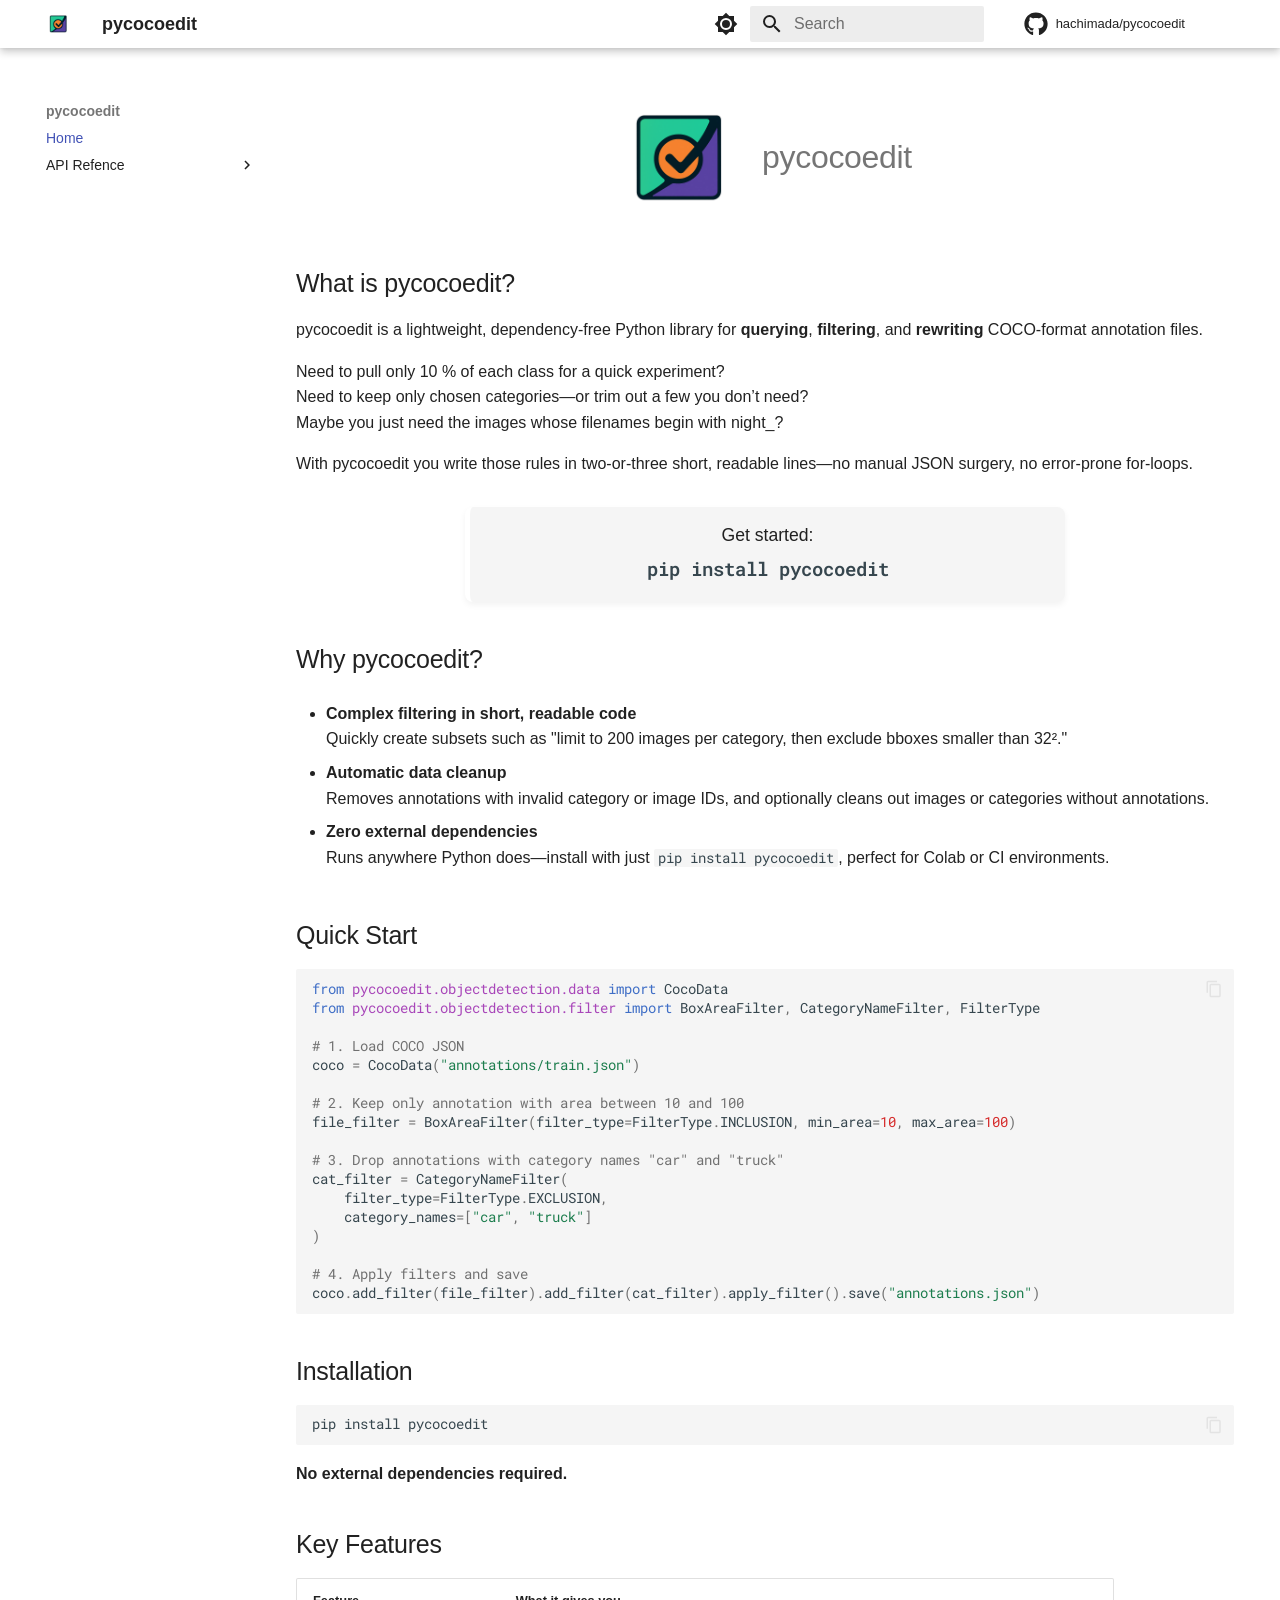
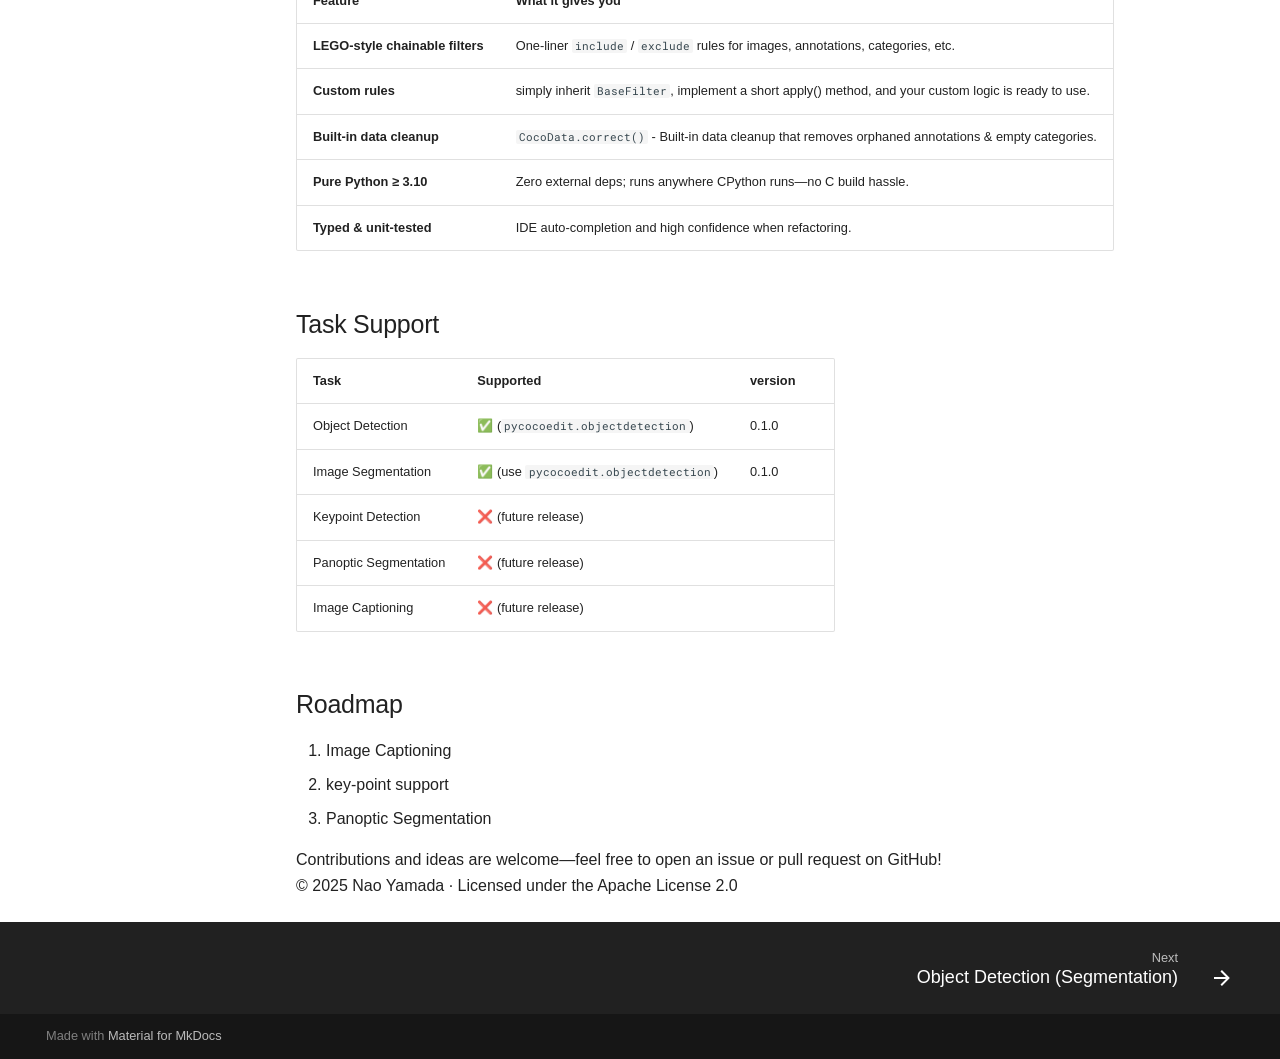
<file: index.html>
<!doctype html>
<html lang="en" class="no-js">
  <head>
    
      <meta charset="utf-8">
      <meta name="viewport" content="width=device-width,initial-scale=1">
      
      
      
        <link rel="canonical" href="https://hachimada.github.io/pycocoedit/">
      
      
      
        <link rel="next" href="api/objectdetection/">
      
      
      <link rel="icon" href="assets/pycocoedit.png">
      <meta name="generator" content="mkdocs-1.6.1, mkdocs-material-9.6.12">
    
    
      
        <title>pycocoedit</title>
      
    
    
      <link rel="stylesheet" href="assets/stylesheets/main.2afb09e1.min.css">
      
        
        <link rel="stylesheet" href="assets/stylesheets/palette.06af60db.min.css">
      
      


    
    
      
    
    
      
        
        
        <link rel="preconnect" href="https://fonts.gstatic.com" crossorigin>
        <link rel="stylesheet" href="https://fonts.googleapis.com/css?family=Google+Sans:300,300i,400,400i,700,700i%7CRoboto+Mono:400,400i,700,700i&display=fallback">
        <style>:root{--md-text-font:"Google Sans";--md-code-font:"Roboto Mono"}</style>
      
    
    
      <link rel="stylesheet" href="assets/_mkdocstrings.css">
    
      <link rel="stylesheet" href="stylesheets/custom.css">
    
    <script>__md_scope=new URL(".",location),__md_hash=e=>[...e].reduce(((e,_)=>(e<<5)-e+_.charCodeAt(0)),0),__md_get=(e,_=localStorage,t=__md_scope)=>JSON.parse(_.getItem(t.pathname+"."+e)),__md_set=(e,_,t=localStorage,a=__md_scope)=>{try{t.setItem(a.pathname+"."+e,JSON.stringify(_))}catch(e){}}</script>
    
      

    
    
    
  </head>
  
  
    
    
      
    
    
    
    
    <body dir="ltr" data-md-color-scheme="default" data-md-color-primary="white" data-md-color-accent="white">
  
    
    <input class="md-toggle" data-md-toggle="drawer" type="checkbox" id="__drawer" autocomplete="off">
    <input class="md-toggle" data-md-toggle="search" type="checkbox" id="__search" autocomplete="off">
    <label class="md-overlay" for="__drawer"></label>
    <div data-md-component="skip">
      
        
        <a href="#what-is-pycocoedit" class="md-skip">
          Skip to content
        </a>
      
    </div>
    <div data-md-component="announce">
      
    </div>
    
    
      

  

<header class="md-header md-header--shadow" data-md-component="header">
  <nav class="md-header__inner md-grid" aria-label="Header">
    <a href="." title="pycocoedit" class="md-header__button md-logo" aria-label="pycocoedit" data-md-component="logo">
      
  <img src="assets/pycocoedit.png" alt="logo">

    </a>
    <label class="md-header__button md-icon" for="__drawer">
      
      <svg xmlns="http://www.w3.org/2000/svg" viewBox="0 0 24 24"><path d="M3 6h18v2H3zm0 5h18v2H3zm0 5h18v2H3z"/></svg>
    </label>
    <div class="md-header__title" data-md-component="header-title">
      <div class="md-header__ellipsis">
        <div class="md-header__topic">
          <span class="md-ellipsis">
            pycocoedit
          </span>
        </div>
        <div class="md-header__topic" data-md-component="header-topic">
          <span class="md-ellipsis">
            
              Home
            
          </span>
        </div>
      </div>
    </div>
    
      
        <form class="md-header__option" data-md-component="palette">
  
    
    
    
    <input class="md-option" data-md-color-media="" data-md-color-scheme="default" data-md-color-primary="white" data-md-color-accent="white"  aria-label="Switch to dark mode"  type="radio" name="__palette" id="__palette_0">
    
      <label class="md-header__button md-icon" title="Switch to dark mode" for="__palette_1" hidden>
        <svg xmlns="http://www.w3.org/2000/svg" viewBox="0 0 24 24"><path d="M12 8a4 4 0 0 0-4 4 4 4 0 0 0 4 4 4 4 0 0 0 4-4 4 4 0 0 0-4-4m0 10a6 6 0 0 1-6-6 6 6 0 0 1 6-6 6 6 0 0 1 6 6 6 6 0 0 1-6 6m8-9.31V4h-4.69L12 .69 8.69 4H4v4.69L.69 12 4 15.31V20h4.69L12 23.31 15.31 20H20v-4.69L23.31 12z"/></svg>
      </label>
    
  
    
    
    
    <input class="md-option" data-md-color-media="" data-md-color-scheme="slate" data-md-color-primary="white" data-md-color-accent="white"  aria-label="Switch to light mode"  type="radio" name="__palette" id="__palette_1">
    
      <label class="md-header__button md-icon" title="Switch to light mode" for="__palette_0" hidden>
        <svg xmlns="http://www.w3.org/2000/svg" viewBox="0 0 24 24"><path d="M12 18c-.89 0-1.74-.2-2.5-.55C11.56 16.5 13 14.42 13 12s-1.44-4.5-3.5-5.45C10.26 6.2 11.11 6 12 6a6 6 0 0 1 6 6 6 6 0 0 1-6 6m8-9.31V4h-4.69L12 .69 8.69 4H4v4.69L.69 12 4 15.31V20h4.69L12 23.31 15.31 20H20v-4.69L23.31 12z"/></svg>
      </label>
    
  
</form>
      
    
    
      <script>var palette=__md_get("__palette");if(palette&&palette.color){if("(prefers-color-scheme)"===palette.color.media){var media=matchMedia("(prefers-color-scheme: light)"),input=document.querySelector(media.matches?"[data-md-color-media='(prefers-color-scheme: light)']":"[data-md-color-media='(prefers-color-scheme: dark)']");palette.color.media=input.getAttribute("data-md-color-media"),palette.color.scheme=input.getAttribute("data-md-color-scheme"),palette.color.primary=input.getAttribute("data-md-color-primary"),palette.color.accent=input.getAttribute("data-md-color-accent")}for(var[key,value]of Object.entries(palette.color))document.body.setAttribute("data-md-color-"+key,value)}</script>
    
    
    
      
      
        <label class="md-header__button md-icon" for="__search">
          
          <svg xmlns="http://www.w3.org/2000/svg" viewBox="0 0 24 24"><path d="M9.5 3A6.5 6.5 0 0 1 16 9.5c0 1.61-.59 3.09-1.56 4.23l.27.27h.79l5 5-1.5 1.5-5-5v-.79l-.27-.27A6.52 6.52 0 0 1 9.5 16 6.5 6.5 0 0 1 3 9.5 6.5 6.5 0 0 1 9.5 3m0 2C7 5 5 7 5 9.5S7 14 9.5 14 14 12 14 9.5 12 5 9.5 5"/></svg>
        </label>
        <div class="md-search" data-md-component="search" role="dialog">
  <label class="md-search__overlay" for="__search"></label>
  <div class="md-search__inner" role="search">
    <form class="md-search__form" name="search">
      <input type="text" class="md-search__input" name="query" aria-label="Search" placeholder="Search" autocapitalize="off" autocorrect="off" autocomplete="off" spellcheck="false" data-md-component="search-query" required>
      <label class="md-search__icon md-icon" for="__search">
        
        <svg xmlns="http://www.w3.org/2000/svg" viewBox="0 0 24 24"><path d="M9.5 3A6.5 6.5 0 0 1 16 9.5c0 1.61-.59 3.09-1.56 4.23l.27.27h.79l5 5-1.5 1.5-5-5v-.79l-.27-.27A6.52 6.52 0 0 1 9.5 16 6.5 6.5 0 0 1 3 9.5 6.5 6.5 0 0 1 9.5 3m0 2C7 5 5 7 5 9.5S7 14 9.5 14 14 12 14 9.5 12 5 9.5 5"/></svg>
        
        <svg xmlns="http://www.w3.org/2000/svg" viewBox="0 0 24 24"><path d="M20 11v2H8l5.5 5.5-1.42 1.42L4.16 12l7.92-7.92L13.5 5.5 8 11z"/></svg>
      </label>
      <nav class="md-search__options" aria-label="Search">
        
        <button type="reset" class="md-search__icon md-icon" title="Clear" aria-label="Clear" tabindex="-1">
          
          <svg xmlns="http://www.w3.org/2000/svg" viewBox="0 0 24 24"><path d="M19 6.41 17.59 5 12 10.59 6.41 5 5 6.41 10.59 12 5 17.59 6.41 19 12 13.41 17.59 19 19 17.59 13.41 12z"/></svg>
        </button>
      </nav>
      
    </form>
    <div class="md-search__output">
      <div class="md-search__scrollwrap" tabindex="0" data-md-scrollfix>
        <div class="md-search-result" data-md-component="search-result">
          <div class="md-search-result__meta">
            Initializing search
          </div>
          <ol class="md-search-result__list" role="presentation"></ol>
        </div>
      </div>
    </div>
  </div>
</div>
      
    
    
      <div class="md-header__source">
        <a href="https://github.com/hachimada/pycocoedit" title="Go to repository" class="md-source" data-md-component="source">
  <div class="md-source__icon md-icon">
    
    <svg xmlns="http://www.w3.org/2000/svg" viewBox="0 0 496 512"><!--! Font Awesome Free 6.7.2 by @fontawesome - https://fontawesome.com License - https://fontawesome.com/license/free (Icons: CC BY 4.0, Fonts: SIL OFL 1.1, Code: MIT License) Copyright 2024 Fonticons, Inc.--><path d="M165.9 397.4c0 2-2.3 3.6-5.2 3.6-3.3.3-5.6-1.3-5.6-3.6 0-2 2.3-3.6 5.2-3.6 3-.3 5.6 1.3 5.6 3.6m-31.1-4.5c-.7 2 1.3 4.3 4.3 4.9 2.6 1 5.6 0 6.2-2s-1.3-4.3-4.3-5.2c-2.6-.7-5.5.3-6.2 2.3m44.2-1.7c-2.9.7-4.9 2.6-4.6 4.9.3 2 2.9 3.3 5.9 2.6 2.9-.7 4.9-2.6 4.6-4.6-.3-1.9-3-3.2-5.9-2.9M244.8 8C106.1 8 0 113.3 0 252c0 110.9 69.8 205.8 169.5 239.2 12.8 2.3 17.3-5.6 17.3-12.1 0-6.2-.3-40.4-.3-61.4 0 0-70 15-84.7-29.8 0 0-11.4-29.1-27.8-36.6 0 0-22.9-15.7 1.6-15.4 0 0 24.9 2 38.6 25.8 21.9 38.6 58.6 27.5 72.9 20.9 2.3-16 8.8-27.1 16-33.7-55.9-6.2-112.3-14.3-112.3-110.5 0-27.5 7.6-41.3 23.6-58.9-2.6-6.5-11.1-33.3 2.6-67.9 20.9-6.5 69 27 69 27 20-5.6 41.5-8.5 62.8-8.5s42.8 2.9 62.8 8.5c0 0 48.1-33.6 69-27 13.7 34.7 5.2 61.4 2.6 67.9 16 17.7 25.8 31.5 25.8 58.9 0 96.5-58.9 104.2-114.8 110.5 9.2 7.9 17 22.9 17 46.4 0 33.7-.3 75.4-.3 83.6 0 6.5 4.6 14.4 17.3 12.1C428.2 457.8 496 362.9 496 252 496 113.3 383.5 8 244.8 8M97.2 352.9c-1.3 1-1 3.3.7 5.2 1.6 1.6 3.9 2.3 5.2 1 1.3-1 1-3.3-.7-5.2-1.6-1.6-3.9-2.3-5.2-1m-10.8-8.1c-.7 1.3.3 2.9 2.3 3.9 1.6 1 3.6.7 4.3-.7.7-1.3-.3-2.9-2.3-3.9-2-.6-3.6-.3-4.3.7m32.4 35.6c-1.6 1.3-1 4.3 1.3 6.2 2.3 2.3 5.2 2.6 6.5 1 1.3-1.3.7-4.3-1.3-6.2-2.2-2.3-5.2-2.6-6.5-1m-11.4-14.7c-1.6 1-1.6 3.6 0 5.9s4.3 3.3 5.6 2.3c1.6-1.3 1.6-3.9 0-6.2-1.4-2.3-4-3.3-5.6-2"/></svg>
  </div>
  <div class="md-source__repository">
    hachimada/pycocoedit
  </div>
</a>
      </div>
    
  </nav>
  
</header>
    
    <div class="md-container" data-md-component="container">
      
      
        
          
        
      
      <main class="md-main" data-md-component="main">
        <div class="md-main__inner md-grid">
          
            
              
                
              
              <div class="md-sidebar md-sidebar--primary" data-md-component="sidebar" data-md-type="navigation" >
                <div class="md-sidebar__scrollwrap">
                  <div class="md-sidebar__inner">
                    



<nav class="md-nav md-nav--primary" aria-label="Navigation" data-md-level="0">
  <label class="md-nav__title" for="__drawer">
    <a href="." title="pycocoedit" class="md-nav__button md-logo" aria-label="pycocoedit" data-md-component="logo">
      
  <img src="assets/pycocoedit.png" alt="logo">

    </a>
    pycocoedit
  </label>
  
    <div class="md-nav__source">
      <a href="https://github.com/hachimada/pycocoedit" title="Go to repository" class="md-source" data-md-component="source">
  <div class="md-source__icon md-icon">
    
    <svg xmlns="http://www.w3.org/2000/svg" viewBox="0 0 496 512"><!--! Font Awesome Free 6.7.2 by @fontawesome - https://fontawesome.com License - https://fontawesome.com/license/free (Icons: CC BY 4.0, Fonts: SIL OFL 1.1, Code: MIT License) Copyright 2024 Fonticons, Inc.--><path d="M165.9 397.4c0 2-2.3 3.6-5.2 3.6-3.3.3-5.6-1.3-5.6-3.6 0-2 2.3-3.6 5.2-3.6 3-.3 5.6 1.3 5.6 3.6m-31.1-4.5c-.7 2 1.3 4.3 4.3 4.9 2.6 1 5.6 0 6.2-2s-1.3-4.3-4.3-5.2c-2.6-.7-5.5.3-6.2 2.3m44.2-1.7c-2.9.7-4.9 2.6-4.6 4.9.3 2 2.9 3.3 5.9 2.6 2.9-.7 4.9-2.6 4.6-4.6-.3-1.9-3-3.2-5.9-2.9M244.8 8C106.1 8 0 113.3 0 252c0 110.9 69.8 205.8 169.5 239.2 12.8 2.3 17.3-5.6 17.3-12.1 0-6.2-.3-40.4-.3-61.4 0 0-70 15-84.7-29.8 0 0-11.4-29.1-27.8-36.6 0 0-22.9-15.7 1.6-15.4 0 0 24.9 2 38.6 25.8 21.9 38.6 58.6 27.5 72.9 20.9 2.3-16 8.8-27.1 16-33.7-55.9-6.2-112.3-14.3-112.3-110.5 0-27.5 7.6-41.3 23.6-58.9-2.6-6.5-11.1-33.3 2.6-67.9 20.9-6.5 69 27 69 27 20-5.6 41.5-8.5 62.8-8.5s42.8 2.9 62.8 8.5c0 0 48.1-33.6 69-27 13.7 34.7 5.2 61.4 2.6 67.9 16 17.7 25.8 31.5 25.8 58.9 0 96.5-58.9 104.2-114.8 110.5 9.2 7.9 17 22.9 17 46.4 0 33.7-.3 75.4-.3 83.6 0 6.5 4.6 14.4 17.3 12.1C428.2 457.8 496 362.9 496 252 496 113.3 383.5 8 244.8 8M97.2 352.9c-1.3 1-1 3.3.7 5.2 1.6 1.6 3.9 2.3 5.2 1 1.3-1 1-3.3-.7-5.2-1.6-1.6-3.9-2.3-5.2-1m-10.8-8.1c-.7 1.3.3 2.9 2.3 3.9 1.6 1 3.6.7 4.3-.7.7-1.3-.3-2.9-2.3-3.9-2-.6-3.6-.3-4.3.7m32.4 35.6c-1.6 1.3-1 4.3 1.3 6.2 2.3 2.3 5.2 2.6 6.5 1 1.3-1.3.7-4.3-1.3-6.2-2.2-2.3-5.2-2.6-6.5-1m-11.4-14.7c-1.6 1-1.6 3.6 0 5.9s4.3 3.3 5.6 2.3c1.6-1.3 1.6-3.9 0-6.2-1.4-2.3-4-3.3-5.6-2"/></svg>
  </div>
  <div class="md-source__repository">
    hachimada/pycocoedit
  </div>
</a>
    </div>
  
  <ul class="md-nav__list" data-md-scrollfix>
    
      
      
  
  
    
  
  
  
    <li class="md-nav__item md-nav__item--active">
      
      <input class="md-nav__toggle md-toggle" type="checkbox" id="__toc">
      
      
      
        <label class="md-nav__link md-nav__link--active" for="__toc">
          
  
  
  <span class="md-ellipsis">
    Home
    
  </span>
  

          <span class="md-nav__icon md-icon"></span>
        </label>
      
      <a href="." class="md-nav__link md-nav__link--active">
        
  
  
  <span class="md-ellipsis">
    Home
    
  </span>
  

      </a>
      
        

<nav class="md-nav md-nav--secondary" aria-label="Table of contents">
  
  
  
  
    <label class="md-nav__title" for="__toc">
      <span class="md-nav__icon md-icon"></span>
      Table of contents
    </label>
    <ul class="md-nav__list" data-md-component="toc" data-md-scrollfix>
      
        <li class="md-nav__item">
  <a href="#what-is-pycocoedit" class="md-nav__link">
    <span class="md-ellipsis">
      What is pycocoedit?
    </span>
  </a>
  
</li>
      
        <li class="md-nav__item">
  <a href="#why-pycocoedit" class="md-nav__link">
    <span class="md-ellipsis">
      Why pycocoedit?
    </span>
  </a>
  
</li>
      
        <li class="md-nav__item">
  <a href="#quick-start" class="md-nav__link">
    <span class="md-ellipsis">
      Quick Start
    </span>
  </a>
  
</li>
      
        <li class="md-nav__item">
  <a href="#installation" class="md-nav__link">
    <span class="md-ellipsis">
      Installation
    </span>
  </a>
  
</li>
      
        <li class="md-nav__item">
  <a href="#key-features" class="md-nav__link">
    <span class="md-ellipsis">
      Key Features
    </span>
  </a>
  
</li>
      
        <li class="md-nav__item">
  <a href="#task-support" class="md-nav__link">
    <span class="md-ellipsis">
      Task Support
    </span>
  </a>
  
</li>
      
        <li class="md-nav__item">
  <a href="#roadmap" class="md-nav__link">
    <span class="md-ellipsis">
      Roadmap
    </span>
  </a>
  
</li>
      
    </ul>
  
</nav>
      
    </li>
  

    
      
      
  
  
  
  
    
    
      
        
      
        
      
        
      
        
      
    
    
    
    
    <li class="md-nav__item md-nav__item--nested">
      
        
        
        <input class="md-nav__toggle md-toggle " type="checkbox" id="__nav_2" >
        
          
          <label class="md-nav__link" for="__nav_2" id="__nav_2_label" tabindex="0">
            
  
  
  <span class="md-ellipsis">
    API Refence
    
  </span>
  

            <span class="md-nav__icon md-icon"></span>
          </label>
        
        <nav class="md-nav" data-md-level="1" aria-labelledby="__nav_2_label" aria-expanded="false">
          <label class="md-nav__title" for="__nav_2">
            <span class="md-nav__icon md-icon"></span>
            API Refence
          </label>
          <ul class="md-nav__list" data-md-scrollfix>
            
              
                
  
  
  
  
    <li class="md-nav__item">
      <a href="api/objectdetection/" class="md-nav__link">
        
  
  
  <span class="md-ellipsis">
    Object Detection (Segmentation)
    
  </span>
  

      </a>
    </li>
  

              
            
              
                
  
  
  
  
    <li class="md-nav__item">
      <a href="api/keypointdetection/" class="md-nav__link">
        
  
  
  <span class="md-ellipsis">
    keypoint detection
    
  </span>
  

      </a>
    </li>
  

              
            
              
                
  
  
  
  
    <li class="md-nav__item">
      <a href="api/imagecaptioning/" class="md-nav__link">
        
  
  
  <span class="md-ellipsis">
    Image Captioning
    
  </span>
  

      </a>
    </li>
  

              
            
              
                
  
  
  
  
    <li class="md-nav__item">
      <a href="api/panopticsegmentation/" class="md-nav__link">
        
  
  
  <span class="md-ellipsis">
    Panoptic Segmentation
    
  </span>
  

      </a>
    </li>
  

              
            
          </ul>
        </nav>
      
    </li>
  

    
  </ul>
</nav>
                  </div>
                </div>
              </div>
            
            
              
                
              
              <div class="md-sidebar md-sidebar--secondary" data-md-component="sidebar" data-md-type="toc" hidden>
                <div class="md-sidebar__scrollwrap">
                  <div class="md-sidebar__inner">
                    

<nav class="md-nav md-nav--secondary" aria-label="Table of contents">
  
  
  
  
    <label class="md-nav__title" for="__toc">
      <span class="md-nav__icon md-icon"></span>
      Table of contents
    </label>
    <ul class="md-nav__list" data-md-component="toc" data-md-scrollfix>
      
        <li class="md-nav__item">
  <a href="#what-is-pycocoedit" class="md-nav__link">
    <span class="md-ellipsis">
      What is pycocoedit?
    </span>
  </a>
  
</li>
      
        <li class="md-nav__item">
  <a href="#why-pycocoedit" class="md-nav__link">
    <span class="md-ellipsis">
      Why pycocoedit?
    </span>
  </a>
  
</li>
      
        <li class="md-nav__item">
  <a href="#quick-start" class="md-nav__link">
    <span class="md-ellipsis">
      Quick Start
    </span>
  </a>
  
</li>
      
        <li class="md-nav__item">
  <a href="#installation" class="md-nav__link">
    <span class="md-ellipsis">
      Installation
    </span>
  </a>
  
</li>
      
        <li class="md-nav__item">
  <a href="#key-features" class="md-nav__link">
    <span class="md-ellipsis">
      Key Features
    </span>
  </a>
  
</li>
      
        <li class="md-nav__item">
  <a href="#task-support" class="md-nav__link">
    <span class="md-ellipsis">
      Task Support
    </span>
  </a>
  
</li>
      
        <li class="md-nav__item">
  <a href="#roadmap" class="md-nav__link">
    <span class="md-ellipsis">
      Roadmap
    </span>
  </a>
  
</li>
      
    </ul>
  
</nav>
                  </div>
                </div>
              </div>
            
          
          
            <div class="md-content" data-md-component="content">
              <article class="md-content__inner md-typeset">
                
                  
  



  
  


<div style="text-align: center;">
  <div class="centered-logo-text-group">
    <img src="assets/pycocoedit.png" alt="pycocoedit Logo" width="120">
    <h1>pycocoedit</h1>
  </div>
</div>

<h2 id="what-is-pycocoedit">What is pycocoedit?</h2>
<p>pycocoedit is a lightweight, dependency-free Python library for <strong>querying</strong>, <strong>filtering</strong>, and <strong>rewriting</strong>
COCO-format
annotation files.</p>
<p>Need to pull only 10 % of each class for a quick experiment?<br />
Need to keep only chosen categories—or trim out a few you don’t need?<br />
Maybe you just need the images whose filenames begin with night_?</p>
<p>With pycocoedit you write those rules in two-or-three short, readable lines—no manual JSON surgery, no error-prone
for-loops.</p>
<div class="install-command-container">
  <p style="text-align:center;">
    Get started:
    <br/>
    <code>pip install pycocoedit</code>
  </p>
</div>

<h2 id="why-pycocoedit">Why pycocoedit?</h2>
<ul>
<li>
<p><strong>Complex filtering in short, readable code</strong><br />
  Quickly create subsets such as "limit to 200 images per category, then exclude bboxes smaller than 32²."</p>
</li>
<li>
<p><strong>Automatic data cleanup</strong><br />
  Removes annotations with invalid category or image IDs, and optionally cleans out images or categories without
  annotations.</p>
</li>
<li>
<p><strong>Zero external dependencies</strong><br />
  Runs anywhere Python does—install with just <code>pip install pycocoedit</code>, perfect for Colab or CI environments.</p>
</li>
</ul>
<h2 id="quick-start">Quick Start</h2>
<div class="language-python highlight"><pre><span></span><code><span id="__span-0-1"><a id="__codelineno-0-1" name="__codelineno-0-1" href="#__codelineno-0-1"></a><span class="kn">from</span><span class="w"> </span><span class="nn">pycocoedit.objectdetection.data</span><span class="w"> </span><span class="kn">import</span> <span class="n">CocoData</span>
</span><span id="__span-0-2"><a id="__codelineno-0-2" name="__codelineno-0-2" href="#__codelineno-0-2"></a><span class="kn">from</span><span class="w"> </span><span class="nn">pycocoedit.objectdetection.filter</span><span class="w"> </span><span class="kn">import</span> <span class="n">BoxAreaFilter</span><span class="p">,</span> <span class="n">CategoryNameFilter</span><span class="p">,</span> <span class="n">FilterType</span>
</span><span id="__span-0-3"><a id="__codelineno-0-3" name="__codelineno-0-3" href="#__codelineno-0-3"></a>
</span><span id="__span-0-4"><a id="__codelineno-0-4" name="__codelineno-0-4" href="#__codelineno-0-4"></a><span class="c1"># 1. Load COCO JSON</span>
</span><span id="__span-0-5"><a id="__codelineno-0-5" name="__codelineno-0-5" href="#__codelineno-0-5"></a><span class="n">coco</span> <span class="o">=</span> <span class="n">CocoData</span><span class="p">(</span><span class="s2">&quot;annotations/train.json&quot;</span><span class="p">)</span>
</span><span id="__span-0-6"><a id="__codelineno-0-6" name="__codelineno-0-6" href="#__codelineno-0-6"></a>
</span><span id="__span-0-7"><a id="__codelineno-0-7" name="__codelineno-0-7" href="#__codelineno-0-7"></a><span class="c1"># 2. Keep only annotation with area between 10 and 100</span>
</span><span id="__span-0-8"><a id="__codelineno-0-8" name="__codelineno-0-8" href="#__codelineno-0-8"></a><span class="n">file_filter</span> <span class="o">=</span> <span class="n">BoxAreaFilter</span><span class="p">(</span><span class="n">filter_type</span><span class="o">=</span><span class="n">FilterType</span><span class="o">.</span><span class="n">INCLUSION</span><span class="p">,</span> <span class="n">min_area</span><span class="o">=</span><span class="mi">10</span><span class="p">,</span> <span class="n">max_area</span><span class="o">=</span><span class="mi">100</span><span class="p">)</span>
</span><span id="__span-0-9"><a id="__codelineno-0-9" name="__codelineno-0-9" href="#__codelineno-0-9"></a>
</span><span id="__span-0-10"><a id="__codelineno-0-10" name="__codelineno-0-10" href="#__codelineno-0-10"></a><span class="c1"># 3. Drop annotations with category names &quot;car&quot; and &quot;truck&quot;</span>
</span><span id="__span-0-11"><a id="__codelineno-0-11" name="__codelineno-0-11" href="#__codelineno-0-11"></a><span class="n">cat_filter</span> <span class="o">=</span> <span class="n">CategoryNameFilter</span><span class="p">(</span>
</span><span id="__span-0-12"><a id="__codelineno-0-12" name="__codelineno-0-12" href="#__codelineno-0-12"></a>    <span class="n">filter_type</span><span class="o">=</span><span class="n">FilterType</span><span class="o">.</span><span class="n">EXCLUSION</span><span class="p">,</span>
</span><span id="__span-0-13"><a id="__codelineno-0-13" name="__codelineno-0-13" href="#__codelineno-0-13"></a>    <span class="n">category_names</span><span class="o">=</span><span class="p">[</span><span class="s2">&quot;car&quot;</span><span class="p">,</span> <span class="s2">&quot;truck&quot;</span><span class="p">]</span>
</span><span id="__span-0-14"><a id="__codelineno-0-14" name="__codelineno-0-14" href="#__codelineno-0-14"></a><span class="p">)</span>
</span><span id="__span-0-15"><a id="__codelineno-0-15" name="__codelineno-0-15" href="#__codelineno-0-15"></a>
</span><span id="__span-0-16"><a id="__codelineno-0-16" name="__codelineno-0-16" href="#__codelineno-0-16"></a><span class="c1"># 4. Apply filters and save</span>
</span><span id="__span-0-17"><a id="__codelineno-0-17" name="__codelineno-0-17" href="#__codelineno-0-17"></a><span class="n">coco</span><span class="o">.</span><span class="n">add_filter</span><span class="p">(</span><span class="n">file_filter</span><span class="p">)</span><span class="o">.</span><span class="n">add_filter</span><span class="p">(</span><span class="n">cat_filter</span><span class="p">)</span><span class="o">.</span><span class="n">apply_filter</span><span class="p">()</span><span class="o">.</span><span class="n">save</span><span class="p">(</span><span class="s2">&quot;annotations.json&quot;</span><span class="p">)</span>
</span></code></pre></div>
<h2 id="installation">Installation</h2>
<div class="language-text highlight"><pre><span></span><code><span id="__span-1-1"><a id="__codelineno-1-1" name="__codelineno-1-1" href="#__codelineno-1-1"></a>pip install pycocoedit
</span></code></pre></div>
<p><strong>No external dependencies required.</strong></p>
<h2 id="key-features">Key Features</h2>
<table>
<thead>
<tr>
<th>Feature</th>
<th>What it gives you</th>
</tr>
</thead>
<tbody>
<tr>
<td><strong>LEGO-style chainable filters</strong></td>
<td>One-liner <code>include</code> / <code>exclude</code> rules for images, annotations, categories, etc.</td>
</tr>
<tr>
<td><strong>Custom rules</strong></td>
<td>simply inherit <code>BaseFilter</code>, implement a short apply() method, and your custom logic is ready to use.</td>
</tr>
<tr>
<td><strong>Built-in data cleanup</strong></td>
<td><code>CocoData.correct()</code> - Built-in data cleanup that removes orphaned annotations &amp; empty categories.</td>
</tr>
<tr>
<td><strong>Pure Python ≥ 3.10</strong></td>
<td>Zero external deps; runs anywhere CPython runs—no C build hassle.</td>
</tr>
<tr>
<td><strong>Typed &amp; unit-tested</strong></td>
<td>IDE auto-completion and high confidence when refactoring.</td>
</tr>
</tbody>
</table>
<h2 id="task-support">Task Support</h2>
<table>
<thead>
<tr>
<th>Task</th>
<th>Supported</th>
<th>version</th>
</tr>
</thead>
<tbody>
<tr>
<td>Object Detection</td>
<td>✅ (<code>pycocoedit.objectdetection</code>)</td>
<td>0.1.0</td>
</tr>
<tr>
<td>Image Segmentation</td>
<td>✅ (use <code>pycocoedit.objectdetection</code>)</td>
<td>0.1.0</td>
</tr>
<tr>
<td>Keypoint Detection</td>
<td>❌ (future release)</td>
<td></td>
</tr>
<tr>
<td>Panoptic Segmentation</td>
<td>❌ (future release)</td>
<td></td>
</tr>
<tr>
<td>Image Captioning</td>
<td>❌ (future release)</td>
<td></td>
</tr>
</tbody>
</table>
<h2 id="roadmap">Roadmap</h2>
<ol>
<li>Image Captioning</li>
<li>key-point support</li>
<li>Panoptic Segmentation</li>
</ol>
<p>Contributions and ideas are welcome—feel free to open an issue or pull request on GitHub!<br />
© 2025 Nao Yamada · Licensed under the Apache License 2.0</p>







  
  




  



                
              </article>
            </div>
          
          
  <script>var tabs=__md_get("__tabs");if(Array.isArray(tabs))e:for(var set of document.querySelectorAll(".tabbed-set")){var labels=set.querySelector(".tabbed-labels");for(var tab of tabs)for(var label of labels.getElementsByTagName("label"))if(label.innerText.trim()===tab){var input=document.getElementById(label.htmlFor);input.checked=!0;continue e}}</script>

<script>var target=document.getElementById(location.hash.slice(1));target&&target.name&&(target.checked=target.name.startsWith("__tabbed_"))</script>
        </div>
        
          <button type="button" class="md-top md-icon" data-md-component="top" hidden>
  
  <svg xmlns="http://www.w3.org/2000/svg" viewBox="0 0 24 24"><path d="M13 20h-2V8l-5.5 5.5-1.42-1.42L12 4.16l7.92 7.92-1.42 1.42L13 8z"/></svg>
  Back to top
</button>
        
      </main>
      
        <footer class="md-footer">
  
    
      
        
      
      <nav class="md-footer__inner md-grid" aria-label="Footer" >
        
        
          
          <a href="api/objectdetection/" class="md-footer__link md-footer__link--next" aria-label="Next: Object Detection (Segmentation)">
            <div class="md-footer__title">
              <span class="md-footer__direction">
                Next
              </span>
              <div class="md-ellipsis">
                Object Detection (Segmentation)
              </div>
            </div>
            <div class="md-footer__button md-icon">
              
              <svg xmlns="http://www.w3.org/2000/svg" viewBox="0 0 24 24"><path d="M4 11v2h12l-5.5 5.5 1.42 1.42L19.84 12l-7.92-7.92L10.5 5.5 16 11z"/></svg>
            </div>
          </a>
        
      </nav>
    
  
  <div class="md-footer-meta md-typeset">
    <div class="md-footer-meta__inner md-grid">
      <div class="md-copyright">
  
  
    Made with
    <a href="https://squidfunk.github.io/mkdocs-material/" target="_blank" rel="noopener">
      Material for MkDocs
    </a>
  
</div>
      
    </div>
  </div>
</footer>
      
    </div>
    <div class="md-dialog" data-md-component="dialog">
      <div class="md-dialog__inner md-typeset"></div>
    </div>
    
      <div class="md-progress" data-md-component="progress" role="progressbar"></div>
    
    
    
      
      <script id="__config" type="application/json">{"base": ".", "features": ["content.code.annotate", "content.code.copy", "content.tabs.link", "content.code.select", "navigation.instant", "navigation.instant.progress", "navigation.path", "navigation.top", "navigation.tracking", "navigation.indexes", "toc.follow", "navigation.footer"], "search": "assets/javascripts/workers/search.f8cc74c7.min.js", "tags": null, "translations": {"clipboard.copied": "Copied to clipboard", "clipboard.copy": "Copy to clipboard", "search.result.more.one": "1 more on this page", "search.result.more.other": "# more on this page", "search.result.none": "No matching documents", "search.result.one": "1 matching document", "search.result.other": "# matching documents", "search.result.placeholder": "Type to start searching", "search.result.term.missing": "Missing", "select.version": "Select version"}, "version": null}</script>
    
    
      <script src="assets/javascripts/bundle.c8b220af.min.js"></script>
      
    
  </body>
</html>
</file>
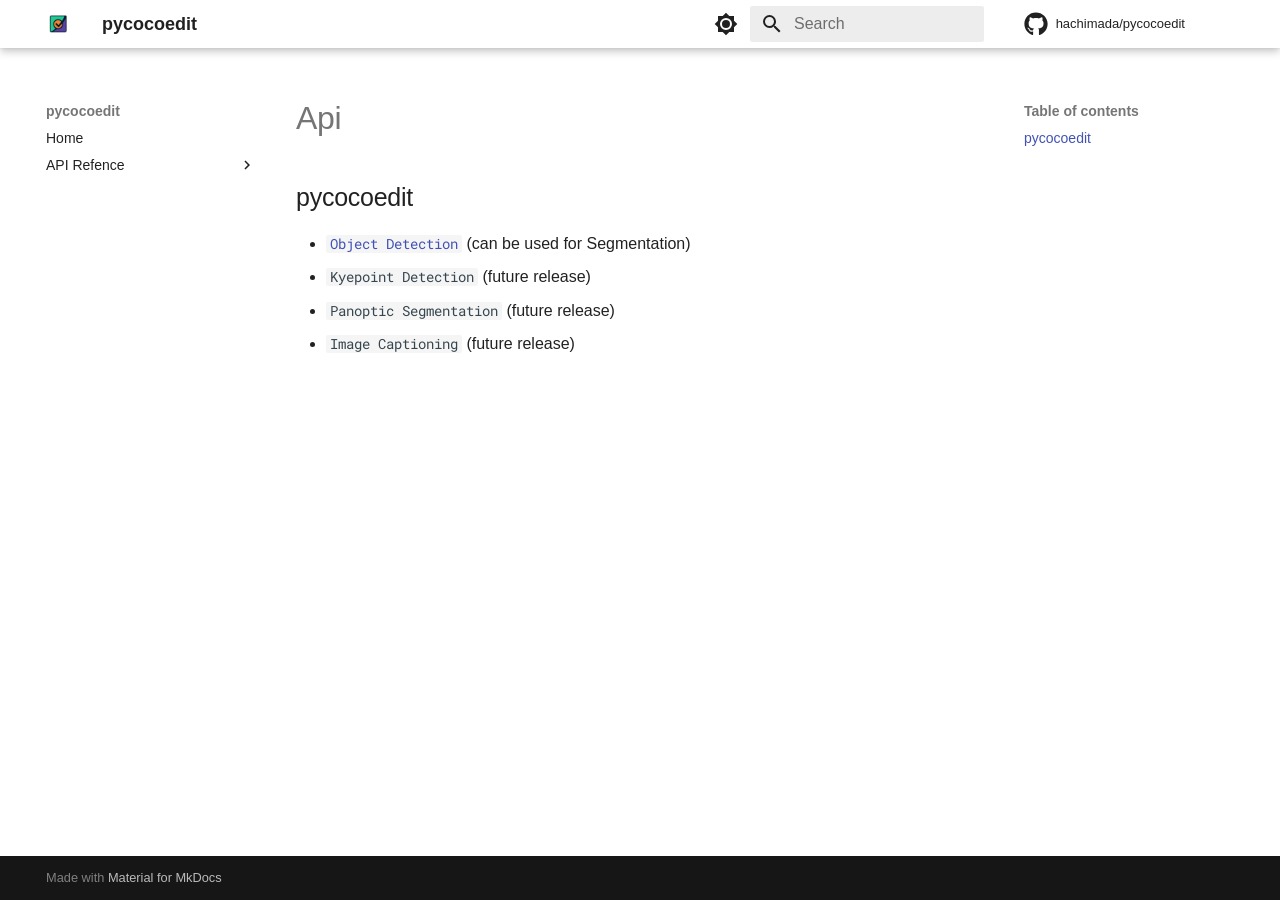
<file: api/index.html>
<!doctype html>
<html lang="en" class="no-js">
  <head>
    
      <meta charset="utf-8">
      <meta name="viewport" content="width=device-width,initial-scale=1">
      
      
      
        <link rel="canonical" href="https://hachimada.github.io/pycocoedit/api/">
      
      
      
      
      <link rel="icon" href="../assets/pycocoedit.png">
      <meta name="generator" content="mkdocs-1.6.1, mkdocs-material-9.6.12">
    
    
      
        <title>Api - pycocoedit</title>
      
    
    
      <link rel="stylesheet" href="../assets/stylesheets/main.2afb09e1.min.css">
      
        
        <link rel="stylesheet" href="../assets/stylesheets/palette.06af60db.min.css">
      
      


    
    
      
    
    
      
        
        
        <link rel="preconnect" href="https://fonts.gstatic.com" crossorigin>
        <link rel="stylesheet" href="https://fonts.googleapis.com/css?family=Google+Sans:300,300i,400,400i,700,700i%7CRoboto+Mono:400,400i,700,700i&display=fallback">
        <style>:root{--md-text-font:"Google Sans";--md-code-font:"Roboto Mono"}</style>
      
    
    
      <link rel="stylesheet" href="../assets/_mkdocstrings.css">
    
      <link rel="stylesheet" href="../stylesheets/custom.css">
    
    <script>__md_scope=new URL("..",location),__md_hash=e=>[...e].reduce(((e,_)=>(e<<5)-e+_.charCodeAt(0)),0),__md_get=(e,_=localStorage,t=__md_scope)=>JSON.parse(_.getItem(t.pathname+"."+e)),__md_set=(e,_,t=localStorage,a=__md_scope)=>{try{t.setItem(a.pathname+"."+e,JSON.stringify(_))}catch(e){}}</script>
    
      

    
    
    
  </head>
  
  
    
    
      
    
    
    
    
    <body dir="ltr" data-md-color-scheme="default" data-md-color-primary="white" data-md-color-accent="white">
  
    
    <input class="md-toggle" data-md-toggle="drawer" type="checkbox" id="__drawer" autocomplete="off">
    <input class="md-toggle" data-md-toggle="search" type="checkbox" id="__search" autocomplete="off">
    <label class="md-overlay" for="__drawer"></label>
    <div data-md-component="skip">
      
        
        <a href="#pycocoedit" class="md-skip">
          Skip to content
        </a>
      
    </div>
    <div data-md-component="announce">
      
    </div>
    
    
      

  

<header class="md-header md-header--shadow" data-md-component="header">
  <nav class="md-header__inner md-grid" aria-label="Header">
    <a href=".." title="pycocoedit" class="md-header__button md-logo" aria-label="pycocoedit" data-md-component="logo">
      
  <img src="../assets/pycocoedit.png" alt="logo">

    </a>
    <label class="md-header__button md-icon" for="__drawer">
      
      <svg xmlns="http://www.w3.org/2000/svg" viewBox="0 0 24 24"><path d="M3 6h18v2H3zm0 5h18v2H3zm0 5h18v2H3z"/></svg>
    </label>
    <div class="md-header__title" data-md-component="header-title">
      <div class="md-header__ellipsis">
        <div class="md-header__topic">
          <span class="md-ellipsis">
            pycocoedit
          </span>
        </div>
        <div class="md-header__topic" data-md-component="header-topic">
          <span class="md-ellipsis">
            
              Api
            
          </span>
        </div>
      </div>
    </div>
    
      
        <form class="md-header__option" data-md-component="palette">
  
    
    
    
    <input class="md-option" data-md-color-media="" data-md-color-scheme="default" data-md-color-primary="white" data-md-color-accent="white"  aria-label="Switch to dark mode"  type="radio" name="__palette" id="__palette_0">
    
      <label class="md-header__button md-icon" title="Switch to dark mode" for="__palette_1" hidden>
        <svg xmlns="http://www.w3.org/2000/svg" viewBox="0 0 24 24"><path d="M12 8a4 4 0 0 0-4 4 4 4 0 0 0 4 4 4 4 0 0 0 4-4 4 4 0 0 0-4-4m0 10a6 6 0 0 1-6-6 6 6 0 0 1 6-6 6 6 0 0 1 6 6 6 6 0 0 1-6 6m8-9.31V4h-4.69L12 .69 8.69 4H4v4.69L.69 12 4 15.31V20h4.69L12 23.31 15.31 20H20v-4.69L23.31 12z"/></svg>
      </label>
    
  
    
    
    
    <input class="md-option" data-md-color-media="" data-md-color-scheme="slate" data-md-color-primary="white" data-md-color-accent="white"  aria-label="Switch to light mode"  type="radio" name="__palette" id="__palette_1">
    
      <label class="md-header__button md-icon" title="Switch to light mode" for="__palette_0" hidden>
        <svg xmlns="http://www.w3.org/2000/svg" viewBox="0 0 24 24"><path d="M12 18c-.89 0-1.74-.2-2.5-.55C11.56 16.5 13 14.42 13 12s-1.44-4.5-3.5-5.45C10.26 6.2 11.11 6 12 6a6 6 0 0 1 6 6 6 6 0 0 1-6 6m8-9.31V4h-4.69L12 .69 8.69 4H4v4.69L.69 12 4 15.31V20h4.69L12 23.31 15.31 20H20v-4.69L23.31 12z"/></svg>
      </label>
    
  
</form>
      
    
    
      <script>var palette=__md_get("__palette");if(palette&&palette.color){if("(prefers-color-scheme)"===palette.color.media){var media=matchMedia("(prefers-color-scheme: light)"),input=document.querySelector(media.matches?"[data-md-color-media='(prefers-color-scheme: light)']":"[data-md-color-media='(prefers-color-scheme: dark)']");palette.color.media=input.getAttribute("data-md-color-media"),palette.color.scheme=input.getAttribute("data-md-color-scheme"),palette.color.primary=input.getAttribute("data-md-color-primary"),palette.color.accent=input.getAttribute("data-md-color-accent")}for(var[key,value]of Object.entries(palette.color))document.body.setAttribute("data-md-color-"+key,value)}</script>
    
    
    
      
      
        <label class="md-header__button md-icon" for="__search">
          
          <svg xmlns="http://www.w3.org/2000/svg" viewBox="0 0 24 24"><path d="M9.5 3A6.5 6.5 0 0 1 16 9.5c0 1.61-.59 3.09-1.56 4.23l.27.27h.79l5 5-1.5 1.5-5-5v-.79l-.27-.27A6.52 6.52 0 0 1 9.5 16 6.5 6.5 0 0 1 3 9.5 6.5 6.5 0 0 1 9.5 3m0 2C7 5 5 7 5 9.5S7 14 9.5 14 14 12 14 9.5 12 5 9.5 5"/></svg>
        </label>
        <div class="md-search" data-md-component="search" role="dialog">
  <label class="md-search__overlay" for="__search"></label>
  <div class="md-search__inner" role="search">
    <form class="md-search__form" name="search">
      <input type="text" class="md-search__input" name="query" aria-label="Search" placeholder="Search" autocapitalize="off" autocorrect="off" autocomplete="off" spellcheck="false" data-md-component="search-query" required>
      <label class="md-search__icon md-icon" for="__search">
        
        <svg xmlns="http://www.w3.org/2000/svg" viewBox="0 0 24 24"><path d="M9.5 3A6.5 6.5 0 0 1 16 9.5c0 1.61-.59 3.09-1.56 4.23l.27.27h.79l5 5-1.5 1.5-5-5v-.79l-.27-.27A6.52 6.52 0 0 1 9.5 16 6.5 6.5 0 0 1 3 9.5 6.5 6.5 0 0 1 9.5 3m0 2C7 5 5 7 5 9.5S7 14 9.5 14 14 12 14 9.5 12 5 9.5 5"/></svg>
        
        <svg xmlns="http://www.w3.org/2000/svg" viewBox="0 0 24 24"><path d="M20 11v2H8l5.5 5.5-1.42 1.42L4.16 12l7.92-7.92L13.5 5.5 8 11z"/></svg>
      </label>
      <nav class="md-search__options" aria-label="Search">
        
        <button type="reset" class="md-search__icon md-icon" title="Clear" aria-label="Clear" tabindex="-1">
          
          <svg xmlns="http://www.w3.org/2000/svg" viewBox="0 0 24 24"><path d="M19 6.41 17.59 5 12 10.59 6.41 5 5 6.41 10.59 12 5 17.59 6.41 19 12 13.41 17.59 19 19 17.59 13.41 12z"/></svg>
        </button>
      </nav>
      
    </form>
    <div class="md-search__output">
      <div class="md-search__scrollwrap" tabindex="0" data-md-scrollfix>
        <div class="md-search-result" data-md-component="search-result">
          <div class="md-search-result__meta">
            Initializing search
          </div>
          <ol class="md-search-result__list" role="presentation"></ol>
        </div>
      </div>
    </div>
  </div>
</div>
      
    
    
      <div class="md-header__source">
        <a href="https://github.com/hachimada/pycocoedit" title="Go to repository" class="md-source" data-md-component="source">
  <div class="md-source__icon md-icon">
    
    <svg xmlns="http://www.w3.org/2000/svg" viewBox="0 0 496 512"><!--! Font Awesome Free 6.7.2 by @fontawesome - https://fontawesome.com License - https://fontawesome.com/license/free (Icons: CC BY 4.0, Fonts: SIL OFL 1.1, Code: MIT License) Copyright 2024 Fonticons, Inc.--><path d="M165.9 397.4c0 2-2.3 3.6-5.2 3.6-3.3.3-5.6-1.3-5.6-3.6 0-2 2.3-3.6 5.2-3.6 3-.3 5.6 1.3 5.6 3.6m-31.1-4.5c-.7 2 1.3 4.3 4.3 4.9 2.6 1 5.6 0 6.2-2s-1.3-4.3-4.3-5.2c-2.6-.7-5.5.3-6.2 2.3m44.2-1.7c-2.9.7-4.9 2.6-4.6 4.9.3 2 2.9 3.3 5.9 2.6 2.9-.7 4.9-2.6 4.6-4.6-.3-1.9-3-3.2-5.9-2.9M244.8 8C106.1 8 0 113.3 0 252c0 110.9 69.8 205.8 169.5 239.2 12.8 2.3 17.3-5.6 17.3-12.1 0-6.2-.3-40.4-.3-61.4 0 0-70 15-84.7-29.8 0 0-11.4-29.1-27.8-36.6 0 0-22.9-15.7 1.6-15.4 0 0 24.9 2 38.6 25.8 21.9 38.6 58.6 27.5 72.9 20.9 2.3-16 8.8-27.1 16-33.7-55.9-6.2-112.3-14.3-112.3-110.5 0-27.5 7.6-41.3 23.6-58.9-2.6-6.5-11.1-33.3 2.6-67.9 20.9-6.5 69 27 69 27 20-5.6 41.5-8.5 62.8-8.5s42.8 2.9 62.8 8.5c0 0 48.1-33.6 69-27 13.7 34.7 5.2 61.4 2.6 67.9 16 17.7 25.8 31.5 25.8 58.9 0 96.5-58.9 104.2-114.8 110.5 9.2 7.9 17 22.9 17 46.4 0 33.7-.3 75.4-.3 83.6 0 6.5 4.6 14.4 17.3 12.1C428.2 457.8 496 362.9 496 252 496 113.3 383.5 8 244.8 8M97.2 352.9c-1.3 1-1 3.3.7 5.2 1.6 1.6 3.9 2.3 5.2 1 1.3-1 1-3.3-.7-5.2-1.6-1.6-3.9-2.3-5.2-1m-10.8-8.1c-.7 1.3.3 2.9 2.3 3.9 1.6 1 3.6.7 4.3-.7.7-1.3-.3-2.9-2.3-3.9-2-.6-3.6-.3-4.3.7m32.4 35.6c-1.6 1.3-1 4.3 1.3 6.2 2.3 2.3 5.2 2.6 6.5 1 1.3-1.3.7-4.3-1.3-6.2-2.2-2.3-5.2-2.6-6.5-1m-11.4-14.7c-1.6 1-1.6 3.6 0 5.9s4.3 3.3 5.6 2.3c1.6-1.3 1.6-3.9 0-6.2-1.4-2.3-4-3.3-5.6-2"/></svg>
  </div>
  <div class="md-source__repository">
    hachimada/pycocoedit
  </div>
</a>
      </div>
    
  </nav>
  
</header>
    
    <div class="md-container" data-md-component="container">
      
      
        
          
        
      
      <main class="md-main" data-md-component="main">
        <div class="md-main__inner md-grid">
          
            
              
              <div class="md-sidebar md-sidebar--primary" data-md-component="sidebar" data-md-type="navigation" >
                <div class="md-sidebar__scrollwrap">
                  <div class="md-sidebar__inner">
                    



<nav class="md-nav md-nav--primary" aria-label="Navigation" data-md-level="0">
  <label class="md-nav__title" for="__drawer">
    <a href=".." title="pycocoedit" class="md-nav__button md-logo" aria-label="pycocoedit" data-md-component="logo">
      
  <img src="../assets/pycocoedit.png" alt="logo">

    </a>
    pycocoedit
  </label>
  
    <div class="md-nav__source">
      <a href="https://github.com/hachimada/pycocoedit" title="Go to repository" class="md-source" data-md-component="source">
  <div class="md-source__icon md-icon">
    
    <svg xmlns="http://www.w3.org/2000/svg" viewBox="0 0 496 512"><!--! Font Awesome Free 6.7.2 by @fontawesome - https://fontawesome.com License - https://fontawesome.com/license/free (Icons: CC BY 4.0, Fonts: SIL OFL 1.1, Code: MIT License) Copyright 2024 Fonticons, Inc.--><path d="M165.9 397.4c0 2-2.3 3.6-5.2 3.6-3.3.3-5.6-1.3-5.6-3.6 0-2 2.3-3.6 5.2-3.6 3-.3 5.6 1.3 5.6 3.6m-31.1-4.5c-.7 2 1.3 4.3 4.3 4.9 2.6 1 5.6 0 6.2-2s-1.3-4.3-4.3-5.2c-2.6-.7-5.5.3-6.2 2.3m44.2-1.7c-2.9.7-4.9 2.6-4.6 4.9.3 2 2.9 3.3 5.9 2.6 2.9-.7 4.9-2.6 4.6-4.6-.3-1.9-3-3.2-5.9-2.9M244.8 8C106.1 8 0 113.3 0 252c0 110.9 69.8 205.8 169.5 239.2 12.8 2.3 17.3-5.6 17.3-12.1 0-6.2-.3-40.4-.3-61.4 0 0-70 15-84.7-29.8 0 0-11.4-29.1-27.8-36.6 0 0-22.9-15.7 1.6-15.4 0 0 24.9 2 38.6 25.8 21.9 38.6 58.6 27.5 72.9 20.9 2.3-16 8.8-27.1 16-33.7-55.9-6.2-112.3-14.3-112.3-110.5 0-27.5 7.6-41.3 23.6-58.9-2.6-6.5-11.1-33.3 2.6-67.9 20.9-6.5 69 27 69 27 20-5.6 41.5-8.5 62.8-8.5s42.8 2.9 62.8 8.5c0 0 48.1-33.6 69-27 13.7 34.7 5.2 61.4 2.6 67.9 16 17.7 25.8 31.5 25.8 58.9 0 96.5-58.9 104.2-114.8 110.5 9.2 7.9 17 22.9 17 46.4 0 33.7-.3 75.4-.3 83.6 0 6.5 4.6 14.4 17.3 12.1C428.2 457.8 496 362.9 496 252 496 113.3 383.5 8 244.8 8M97.2 352.9c-1.3 1-1 3.3.7 5.2 1.6 1.6 3.9 2.3 5.2 1 1.3-1 1-3.3-.7-5.2-1.6-1.6-3.9-2.3-5.2-1m-10.8-8.1c-.7 1.3.3 2.9 2.3 3.9 1.6 1 3.6.7 4.3-.7.7-1.3-.3-2.9-2.3-3.9-2-.6-3.6-.3-4.3.7m32.4 35.6c-1.6 1.3-1 4.3 1.3 6.2 2.3 2.3 5.2 2.6 6.5 1 1.3-1.3.7-4.3-1.3-6.2-2.2-2.3-5.2-2.6-6.5-1m-11.4-14.7c-1.6 1-1.6 3.6 0 5.9s4.3 3.3 5.6 2.3c1.6-1.3 1.6-3.9 0-6.2-1.4-2.3-4-3.3-5.6-2"/></svg>
  </div>
  <div class="md-source__repository">
    hachimada/pycocoedit
  </div>
</a>
    </div>
  
  <ul class="md-nav__list" data-md-scrollfix>
    
      
      
  
  
  
  
    <li class="md-nav__item">
      <a href=".." class="md-nav__link">
        
  
  
  <span class="md-ellipsis">
    Home
    
  </span>
  

      </a>
    </li>
  

    
      
      
  
  
  
  
    
    
      
        
      
        
      
        
      
        
      
    
    
    
    
    <li class="md-nav__item md-nav__item--nested">
      
        
        
        <input class="md-nav__toggle md-toggle " type="checkbox" id="__nav_2" >
        
          
          <label class="md-nav__link" for="__nav_2" id="__nav_2_label" tabindex="0">
            
  
  
  <span class="md-ellipsis">
    API Refence
    
  </span>
  

            <span class="md-nav__icon md-icon"></span>
          </label>
        
        <nav class="md-nav" data-md-level="1" aria-labelledby="__nav_2_label" aria-expanded="false">
          <label class="md-nav__title" for="__nav_2">
            <span class="md-nav__icon md-icon"></span>
            API Refence
          </label>
          <ul class="md-nav__list" data-md-scrollfix>
            
              
                
  
  
  
  
    <li class="md-nav__item">
      <a href="objectdetection/" class="md-nav__link">
        
  
  
  <span class="md-ellipsis">
    Object Detection (Segmentation)
    
  </span>
  

      </a>
    </li>
  

              
            
              
                
  
  
  
  
    <li class="md-nav__item">
      <a href="keypointdetection/" class="md-nav__link">
        
  
  
  <span class="md-ellipsis">
    keypoint detection
    
  </span>
  

      </a>
    </li>
  

              
            
              
                
  
  
  
  
    <li class="md-nav__item">
      <a href="imagecaptioning/" class="md-nav__link">
        
  
  
  <span class="md-ellipsis">
    Image Captioning
    
  </span>
  

      </a>
    </li>
  

              
            
              
                
  
  
  
  
    <li class="md-nav__item">
      <a href="panopticsegmentation/" class="md-nav__link">
        
  
  
  <span class="md-ellipsis">
    Panoptic Segmentation
    
  </span>
  

      </a>
    </li>
  

              
            
          </ul>
        </nav>
      
    </li>
  

    
  </ul>
</nav>
                  </div>
                </div>
              </div>
            
            
              
              <div class="md-sidebar md-sidebar--secondary" data-md-component="sidebar" data-md-type="toc" >
                <div class="md-sidebar__scrollwrap">
                  <div class="md-sidebar__inner">
                    

<nav class="md-nav md-nav--secondary" aria-label="Table of contents">
  
  
  
  
    <label class="md-nav__title" for="__toc">
      <span class="md-nav__icon md-icon"></span>
      Table of contents
    </label>
    <ul class="md-nav__list" data-md-component="toc" data-md-scrollfix>
      
        <li class="md-nav__item">
  <a href="#pycocoedit" class="md-nav__link">
    <span class="md-ellipsis">
      pycocoedit
    </span>
  </a>
  
</li>
      
    </ul>
  
</nav>
                  </div>
                </div>
              </div>
            
          
          
            <div class="md-content" data-md-component="content">
              <article class="md-content__inner md-typeset">
                
                  


  
  


  <h1>Api</h1>

<h2 id="pycocoedit">pycocoedit</h2>
<ul>
<li><a href="objectdetection/"><code>Object Detection</code></a> (can be used for Segmentation)</li>
<li><code>Kyepoint Detection</code> (future release)</li>
<li><code>Panoptic Segmentation</code> (future release)</li>
<li><code>Image Captioning</code> (future release)</li>
</ul>












                
              </article>
            </div>
          
          
  <script>var tabs=__md_get("__tabs");if(Array.isArray(tabs))e:for(var set of document.querySelectorAll(".tabbed-set")){var labels=set.querySelector(".tabbed-labels");for(var tab of tabs)for(var label of labels.getElementsByTagName("label"))if(label.innerText.trim()===tab){var input=document.getElementById(label.htmlFor);input.checked=!0;continue e}}</script>

<script>var target=document.getElementById(location.hash.slice(1));target&&target.name&&(target.checked=target.name.startsWith("__tabbed_"))</script>
        </div>
        
          <button type="button" class="md-top md-icon" data-md-component="top" hidden>
  
  <svg xmlns="http://www.w3.org/2000/svg" viewBox="0 0 24 24"><path d="M13 20h-2V8l-5.5 5.5-1.42-1.42L12 4.16l7.92 7.92-1.42 1.42L13 8z"/></svg>
  Back to top
</button>
        
      </main>
      
        <footer class="md-footer">
  
    
  
  <div class="md-footer-meta md-typeset">
    <div class="md-footer-meta__inner md-grid">
      <div class="md-copyright">
  
  
    Made with
    <a href="https://squidfunk.github.io/mkdocs-material/" target="_blank" rel="noopener">
      Material for MkDocs
    </a>
  
</div>
      
    </div>
  </div>
</footer>
      
    </div>
    <div class="md-dialog" data-md-component="dialog">
      <div class="md-dialog__inner md-typeset"></div>
    </div>
    
      <div class="md-progress" data-md-component="progress" role="progressbar"></div>
    
    
    
      
      <script id="__config" type="application/json">{"base": "..", "features": ["content.code.annotate", "content.code.copy", "content.tabs.link", "content.code.select", "navigation.instant", "navigation.instant.progress", "navigation.path", "navigation.top", "navigation.tracking", "navigation.indexes", "toc.follow", "navigation.footer"], "search": "../assets/javascripts/workers/search.f8cc74c7.min.js", "tags": null, "translations": {"clipboard.copied": "Copied to clipboard", "clipboard.copy": "Copy to clipboard", "search.result.more.one": "1 more on this page", "search.result.more.other": "# more on this page", "search.result.none": "No matching documents", "search.result.one": "1 matching document", "search.result.other": "# matching documents", "search.result.placeholder": "Type to start searching", "search.result.term.missing": "Missing", "select.version": "Select version"}, "version": null}</script>
    
    
      <script src="../assets/javascripts/bundle.c8b220af.min.js"></script>
      
    
  </body>
</html>
</file>
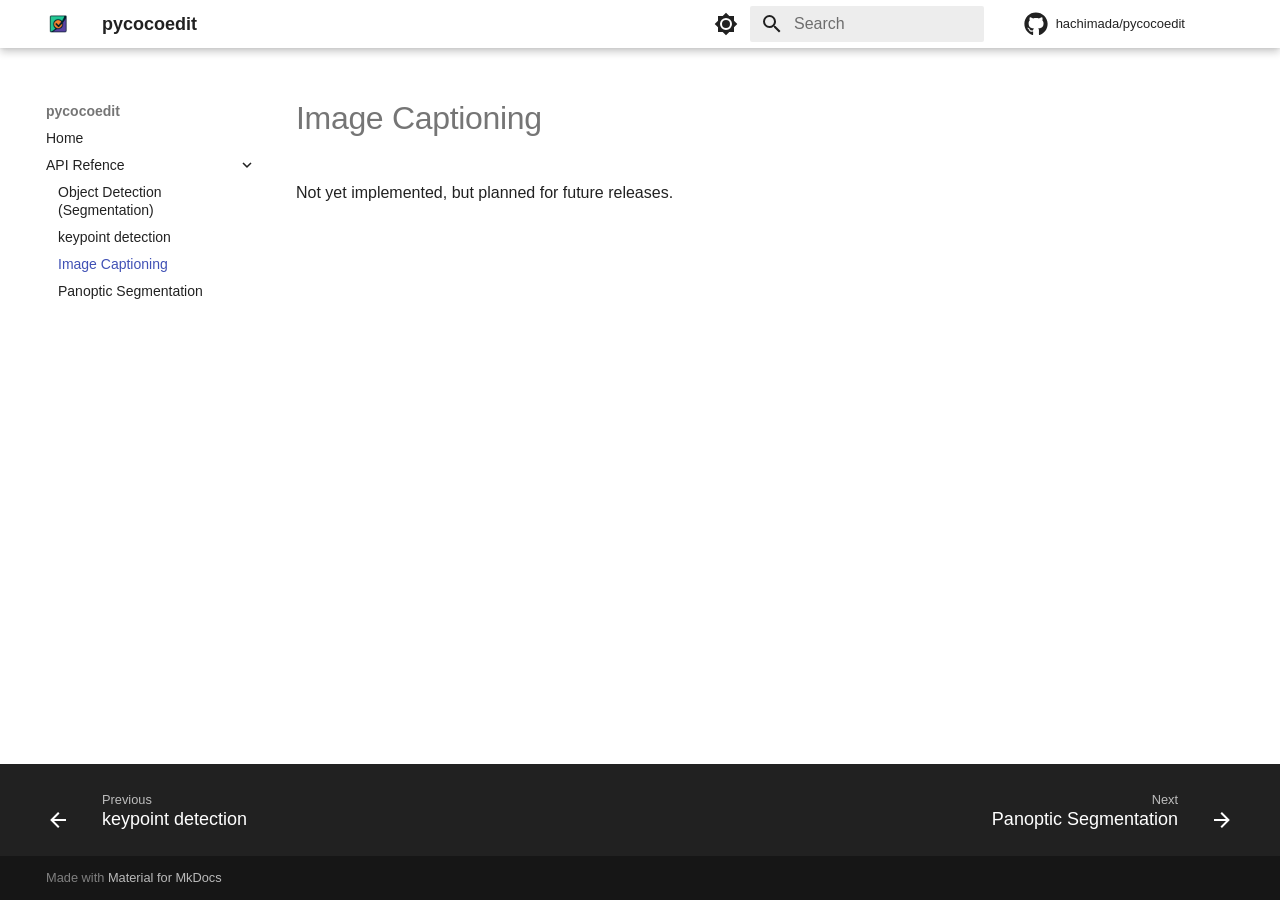
<file: api/imagecaptioning/index.html>
<!doctype html>
<html lang="en" class="no-js">
  <head>
    
      <meta charset="utf-8">
      <meta name="viewport" content="width=device-width,initial-scale=1">
      
      
      
        <link rel="canonical" href="https://hachimada.github.io/pycocoedit/api/imagecaptioning/">
      
      
        <link rel="prev" href="../keypointdetection/">
      
      
        <link rel="next" href="../panopticsegmentation/">
      
      
      <link rel="icon" href="../../assets/pycocoedit.png">
      <meta name="generator" content="mkdocs-1.6.1, mkdocs-material-9.6.12">
    
    
      
        <title>Image Captioning - pycocoedit</title>
      
    
    
      <link rel="stylesheet" href="../../assets/stylesheets/main.2afb09e1.min.css">
      
        
        <link rel="stylesheet" href="../../assets/stylesheets/palette.06af60db.min.css">
      
      


    
    
      
    
    
      
        
        
        <link rel="preconnect" href="https://fonts.gstatic.com" crossorigin>
        <link rel="stylesheet" href="https://fonts.googleapis.com/css?family=Google+Sans:300,300i,400,400i,700,700i%7CRoboto+Mono:400,400i,700,700i&display=fallback">
        <style>:root{--md-text-font:"Google Sans";--md-code-font:"Roboto Mono"}</style>
      
    
    
      <link rel="stylesheet" href="../../assets/_mkdocstrings.css">
    
      <link rel="stylesheet" href="../../stylesheets/custom.css">
    
    <script>__md_scope=new URL("../..",location),__md_hash=e=>[...e].reduce(((e,_)=>(e<<5)-e+_.charCodeAt(0)),0),__md_get=(e,_=localStorage,t=__md_scope)=>JSON.parse(_.getItem(t.pathname+"."+e)),__md_set=(e,_,t=localStorage,a=__md_scope)=>{try{t.setItem(a.pathname+"."+e,JSON.stringify(_))}catch(e){}}</script>
    
      

    
    
    
  </head>
  
  
    
    
      
    
    
    
    
    <body dir="ltr" data-md-color-scheme="default" data-md-color-primary="white" data-md-color-accent="white">
  
    
    <input class="md-toggle" data-md-toggle="drawer" type="checkbox" id="__drawer" autocomplete="off">
    <input class="md-toggle" data-md-toggle="search" type="checkbox" id="__search" autocomplete="off">
    <label class="md-overlay" for="__drawer"></label>
    <div data-md-component="skip">
      
        
        <a href="#image-captioning" class="md-skip">
          Skip to content
        </a>
      
    </div>
    <div data-md-component="announce">
      
    </div>
    
    
      

  

<header class="md-header md-header--shadow" data-md-component="header">
  <nav class="md-header__inner md-grid" aria-label="Header">
    <a href="../.." title="pycocoedit" class="md-header__button md-logo" aria-label="pycocoedit" data-md-component="logo">
      
  <img src="../../assets/pycocoedit.png" alt="logo">

    </a>
    <label class="md-header__button md-icon" for="__drawer">
      
      <svg xmlns="http://www.w3.org/2000/svg" viewBox="0 0 24 24"><path d="M3 6h18v2H3zm0 5h18v2H3zm0 5h18v2H3z"/></svg>
    </label>
    <div class="md-header__title" data-md-component="header-title">
      <div class="md-header__ellipsis">
        <div class="md-header__topic">
          <span class="md-ellipsis">
            pycocoedit
          </span>
        </div>
        <div class="md-header__topic" data-md-component="header-topic">
          <span class="md-ellipsis">
            
              Image Captioning
            
          </span>
        </div>
      </div>
    </div>
    
      
        <form class="md-header__option" data-md-component="palette">
  
    
    
    
    <input class="md-option" data-md-color-media="" data-md-color-scheme="default" data-md-color-primary="white" data-md-color-accent="white"  aria-label="Switch to dark mode"  type="radio" name="__palette" id="__palette_0">
    
      <label class="md-header__button md-icon" title="Switch to dark mode" for="__palette_1" hidden>
        <svg xmlns="http://www.w3.org/2000/svg" viewBox="0 0 24 24"><path d="M12 8a4 4 0 0 0-4 4 4 4 0 0 0 4 4 4 4 0 0 0 4-4 4 4 0 0 0-4-4m0 10a6 6 0 0 1-6-6 6 6 0 0 1 6-6 6 6 0 0 1 6 6 6 6 0 0 1-6 6m8-9.31V4h-4.69L12 .69 8.69 4H4v4.69L.69 12 4 15.31V20h4.69L12 23.31 15.31 20H20v-4.69L23.31 12z"/></svg>
      </label>
    
  
    
    
    
    <input class="md-option" data-md-color-media="" data-md-color-scheme="slate" data-md-color-primary="white" data-md-color-accent="white"  aria-label="Switch to light mode"  type="radio" name="__palette" id="__palette_1">
    
      <label class="md-header__button md-icon" title="Switch to light mode" for="__palette_0" hidden>
        <svg xmlns="http://www.w3.org/2000/svg" viewBox="0 0 24 24"><path d="M12 18c-.89 0-1.74-.2-2.5-.55C11.56 16.5 13 14.42 13 12s-1.44-4.5-3.5-5.45C10.26 6.2 11.11 6 12 6a6 6 0 0 1 6 6 6 6 0 0 1-6 6m8-9.31V4h-4.69L12 .69 8.69 4H4v4.69L.69 12 4 15.31V20h4.69L12 23.31 15.31 20H20v-4.69L23.31 12z"/></svg>
      </label>
    
  
</form>
      
    
    
      <script>var palette=__md_get("__palette");if(palette&&palette.color){if("(prefers-color-scheme)"===palette.color.media){var media=matchMedia("(prefers-color-scheme: light)"),input=document.querySelector(media.matches?"[data-md-color-media='(prefers-color-scheme: light)']":"[data-md-color-media='(prefers-color-scheme: dark)']");palette.color.media=input.getAttribute("data-md-color-media"),palette.color.scheme=input.getAttribute("data-md-color-scheme"),palette.color.primary=input.getAttribute("data-md-color-primary"),palette.color.accent=input.getAttribute("data-md-color-accent")}for(var[key,value]of Object.entries(palette.color))document.body.setAttribute("data-md-color-"+key,value)}</script>
    
    
    
      
      
        <label class="md-header__button md-icon" for="__search">
          
          <svg xmlns="http://www.w3.org/2000/svg" viewBox="0 0 24 24"><path d="M9.5 3A6.5 6.5 0 0 1 16 9.5c0 1.61-.59 3.09-1.56 4.23l.27.27h.79l5 5-1.5 1.5-5-5v-.79l-.27-.27A6.52 6.52 0 0 1 9.5 16 6.5 6.5 0 0 1 3 9.5 6.5 6.5 0 0 1 9.5 3m0 2C7 5 5 7 5 9.5S7 14 9.5 14 14 12 14 9.5 12 5 9.5 5"/></svg>
        </label>
        <div class="md-search" data-md-component="search" role="dialog">
  <label class="md-search__overlay" for="__search"></label>
  <div class="md-search__inner" role="search">
    <form class="md-search__form" name="search">
      <input type="text" class="md-search__input" name="query" aria-label="Search" placeholder="Search" autocapitalize="off" autocorrect="off" autocomplete="off" spellcheck="false" data-md-component="search-query" required>
      <label class="md-search__icon md-icon" for="__search">
        
        <svg xmlns="http://www.w3.org/2000/svg" viewBox="0 0 24 24"><path d="M9.5 3A6.5 6.5 0 0 1 16 9.5c0 1.61-.59 3.09-1.56 4.23l.27.27h.79l5 5-1.5 1.5-5-5v-.79l-.27-.27A6.52 6.52 0 0 1 9.5 16 6.5 6.5 0 0 1 3 9.5 6.5 6.5 0 0 1 9.5 3m0 2C7 5 5 7 5 9.5S7 14 9.5 14 14 12 14 9.5 12 5 9.5 5"/></svg>
        
        <svg xmlns="http://www.w3.org/2000/svg" viewBox="0 0 24 24"><path d="M20 11v2H8l5.5 5.5-1.42 1.42L4.16 12l7.92-7.92L13.5 5.5 8 11z"/></svg>
      </label>
      <nav class="md-search__options" aria-label="Search">
        
        <button type="reset" class="md-search__icon md-icon" title="Clear" aria-label="Clear" tabindex="-1">
          
          <svg xmlns="http://www.w3.org/2000/svg" viewBox="0 0 24 24"><path d="M19 6.41 17.59 5 12 10.59 6.41 5 5 6.41 10.59 12 5 17.59 6.41 19 12 13.41 17.59 19 19 17.59 13.41 12z"/></svg>
        </button>
      </nav>
      
    </form>
    <div class="md-search__output">
      <div class="md-search__scrollwrap" tabindex="0" data-md-scrollfix>
        <div class="md-search-result" data-md-component="search-result">
          <div class="md-search-result__meta">
            Initializing search
          </div>
          <ol class="md-search-result__list" role="presentation"></ol>
        </div>
      </div>
    </div>
  </div>
</div>
      
    
    
      <div class="md-header__source">
        <a href="https://github.com/hachimada/pycocoedit" title="Go to repository" class="md-source" data-md-component="source">
  <div class="md-source__icon md-icon">
    
    <svg xmlns="http://www.w3.org/2000/svg" viewBox="0 0 496 512"><!--! Font Awesome Free 6.7.2 by @fontawesome - https://fontawesome.com License - https://fontawesome.com/license/free (Icons: CC BY 4.0, Fonts: SIL OFL 1.1, Code: MIT License) Copyright 2024 Fonticons, Inc.--><path d="M165.9 397.4c0 2-2.3 3.6-5.2 3.6-3.3.3-5.6-1.3-5.6-3.6 0-2 2.3-3.6 5.2-3.6 3-.3 5.6 1.3 5.6 3.6m-31.1-4.5c-.7 2 1.3 4.3 4.3 4.9 2.6 1 5.6 0 6.2-2s-1.3-4.3-4.3-5.2c-2.6-.7-5.5.3-6.2 2.3m44.2-1.7c-2.9.7-4.9 2.6-4.6 4.9.3 2 2.9 3.3 5.9 2.6 2.9-.7 4.9-2.6 4.6-4.6-.3-1.9-3-3.2-5.9-2.9M244.8 8C106.1 8 0 113.3 0 252c0 110.9 69.8 205.8 169.5 239.2 12.8 2.3 17.3-5.6 17.3-12.1 0-6.2-.3-40.4-.3-61.4 0 0-70 15-84.7-29.8 0 0-11.4-29.1-27.8-36.6 0 0-22.9-15.7 1.6-15.4 0 0 24.9 2 38.6 25.8 21.9 38.6 58.6 27.5 72.9 20.9 2.3-16 8.8-27.1 16-33.7-55.9-6.2-112.3-14.3-112.3-110.5 0-27.5 7.6-41.3 23.6-58.9-2.6-6.5-11.1-33.3 2.6-67.9 20.9-6.5 69 27 69 27 20-5.6 41.5-8.5 62.8-8.5s42.8 2.9 62.8 8.5c0 0 48.1-33.6 69-27 13.7 34.7 5.2 61.4 2.6 67.9 16 17.7 25.8 31.5 25.8 58.9 0 96.5-58.9 104.2-114.8 110.5 9.2 7.9 17 22.9 17 46.4 0 33.7-.3 75.4-.3 83.6 0 6.5 4.6 14.4 17.3 12.1C428.2 457.8 496 362.9 496 252 496 113.3 383.5 8 244.8 8M97.2 352.9c-1.3 1-1 3.3.7 5.2 1.6 1.6 3.9 2.3 5.2 1 1.3-1 1-3.3-.7-5.2-1.6-1.6-3.9-2.3-5.2-1m-10.8-8.1c-.7 1.3.3 2.9 2.3 3.9 1.6 1 3.6.7 4.3-.7.7-1.3-.3-2.9-2.3-3.9-2-.6-3.6-.3-4.3.7m32.4 35.6c-1.6 1.3-1 4.3 1.3 6.2 2.3 2.3 5.2 2.6 6.5 1 1.3-1.3.7-4.3-1.3-6.2-2.2-2.3-5.2-2.6-6.5-1m-11.4-14.7c-1.6 1-1.6 3.6 0 5.9s4.3 3.3 5.6 2.3c1.6-1.3 1.6-3.9 0-6.2-1.4-2.3-4-3.3-5.6-2"/></svg>
  </div>
  <div class="md-source__repository">
    hachimada/pycocoedit
  </div>
</a>
      </div>
    
  </nav>
  
</header>
    
    <div class="md-container" data-md-component="container">
      
      
        
          
        
      
      <main class="md-main" data-md-component="main">
        <div class="md-main__inner md-grid">
          
            
              
              <div class="md-sidebar md-sidebar--primary" data-md-component="sidebar" data-md-type="navigation" >
                <div class="md-sidebar__scrollwrap">
                  <div class="md-sidebar__inner">
                    



<nav class="md-nav md-nav--primary" aria-label="Navigation" data-md-level="0">
  <label class="md-nav__title" for="__drawer">
    <a href="../.." title="pycocoedit" class="md-nav__button md-logo" aria-label="pycocoedit" data-md-component="logo">
      
  <img src="../../assets/pycocoedit.png" alt="logo">

    </a>
    pycocoedit
  </label>
  
    <div class="md-nav__source">
      <a href="https://github.com/hachimada/pycocoedit" title="Go to repository" class="md-source" data-md-component="source">
  <div class="md-source__icon md-icon">
    
    <svg xmlns="http://www.w3.org/2000/svg" viewBox="0 0 496 512"><!--! Font Awesome Free 6.7.2 by @fontawesome - https://fontawesome.com License - https://fontawesome.com/license/free (Icons: CC BY 4.0, Fonts: SIL OFL 1.1, Code: MIT License) Copyright 2024 Fonticons, Inc.--><path d="M165.9 397.4c0 2-2.3 3.6-5.2 3.6-3.3.3-5.6-1.3-5.6-3.6 0-2 2.3-3.6 5.2-3.6 3-.3 5.6 1.3 5.6 3.6m-31.1-4.5c-.7 2 1.3 4.3 4.3 4.9 2.6 1 5.6 0 6.2-2s-1.3-4.3-4.3-5.2c-2.6-.7-5.5.3-6.2 2.3m44.2-1.7c-2.9.7-4.9 2.6-4.6 4.9.3 2 2.9 3.3 5.9 2.6 2.9-.7 4.9-2.6 4.6-4.6-.3-1.9-3-3.2-5.9-2.9M244.8 8C106.1 8 0 113.3 0 252c0 110.9 69.8 205.8 169.5 239.2 12.8 2.3 17.3-5.6 17.3-12.1 0-6.2-.3-40.4-.3-61.4 0 0-70 15-84.7-29.8 0 0-11.4-29.1-27.8-36.6 0 0-22.9-15.7 1.6-15.4 0 0 24.9 2 38.6 25.8 21.9 38.6 58.6 27.5 72.9 20.9 2.3-16 8.8-27.1 16-33.7-55.9-6.2-112.3-14.3-112.3-110.5 0-27.5 7.6-41.3 23.6-58.9-2.6-6.5-11.1-33.3 2.6-67.9 20.9-6.5 69 27 69 27 20-5.6 41.5-8.5 62.8-8.5s42.8 2.9 62.8 8.5c0 0 48.1-33.6 69-27 13.7 34.7 5.2 61.4 2.6 67.9 16 17.7 25.8 31.5 25.8 58.9 0 96.5-58.9 104.2-114.8 110.5 9.2 7.9 17 22.9 17 46.4 0 33.7-.3 75.4-.3 83.6 0 6.5 4.6 14.4 17.3 12.1C428.2 457.8 496 362.9 496 252 496 113.3 383.5 8 244.8 8M97.2 352.9c-1.3 1-1 3.3.7 5.2 1.6 1.6 3.9 2.3 5.2 1 1.3-1 1-3.3-.7-5.2-1.6-1.6-3.9-2.3-5.2-1m-10.8-8.1c-.7 1.3.3 2.9 2.3 3.9 1.6 1 3.6.7 4.3-.7.7-1.3-.3-2.9-2.3-3.9-2-.6-3.6-.3-4.3.7m32.4 35.6c-1.6 1.3-1 4.3 1.3 6.2 2.3 2.3 5.2 2.6 6.5 1 1.3-1.3.7-4.3-1.3-6.2-2.2-2.3-5.2-2.6-6.5-1m-11.4-14.7c-1.6 1-1.6 3.6 0 5.9s4.3 3.3 5.6 2.3c1.6-1.3 1.6-3.9 0-6.2-1.4-2.3-4-3.3-5.6-2"/></svg>
  </div>
  <div class="md-source__repository">
    hachimada/pycocoedit
  </div>
</a>
    </div>
  
  <ul class="md-nav__list" data-md-scrollfix>
    
      
      
  
  
  
  
    <li class="md-nav__item">
      <a href="../.." class="md-nav__link">
        
  
  
  <span class="md-ellipsis">
    Home
    
  </span>
  

      </a>
    </li>
  

    
      
      
  
  
    
  
  
  
    
    
      
        
      
        
      
        
      
        
      
    
    
    
    
    <li class="md-nav__item md-nav__item--active md-nav__item--nested">
      
        
        
        <input class="md-nav__toggle md-toggle " type="checkbox" id="__nav_2" checked>
        
          
          <label class="md-nav__link" for="__nav_2" id="__nav_2_label" tabindex="0">
            
  
  
  <span class="md-ellipsis">
    API Refence
    
  </span>
  

            <span class="md-nav__icon md-icon"></span>
          </label>
        
        <nav class="md-nav" data-md-level="1" aria-labelledby="__nav_2_label" aria-expanded="true">
          <label class="md-nav__title" for="__nav_2">
            <span class="md-nav__icon md-icon"></span>
            API Refence
          </label>
          <ul class="md-nav__list" data-md-scrollfix>
            
              
                
  
  
  
  
    <li class="md-nav__item">
      <a href="../objectdetection/" class="md-nav__link">
        
  
  
  <span class="md-ellipsis">
    Object Detection (Segmentation)
    
  </span>
  

      </a>
    </li>
  

              
            
              
                
  
  
  
  
    <li class="md-nav__item">
      <a href="../keypointdetection/" class="md-nav__link">
        
  
  
  <span class="md-ellipsis">
    keypoint detection
    
  </span>
  

      </a>
    </li>
  

              
            
              
                
  
  
    
  
  
  
    <li class="md-nav__item md-nav__item--active">
      
      <input class="md-nav__toggle md-toggle" type="checkbox" id="__toc">
      
      
        
      
      
      <a href="./" class="md-nav__link md-nav__link--active">
        
  
  
  <span class="md-ellipsis">
    Image Captioning
    
  </span>
  

      </a>
      
    </li>
  

              
            
              
                
  
  
  
  
    <li class="md-nav__item">
      <a href="../panopticsegmentation/" class="md-nav__link">
        
  
  
  <span class="md-ellipsis">
    Panoptic Segmentation
    
  </span>
  

      </a>
    </li>
  

              
            
          </ul>
        </nav>
      
    </li>
  

    
  </ul>
</nav>
                  </div>
                </div>
              </div>
            
            
              
              <div class="md-sidebar md-sidebar--secondary" data-md-component="sidebar" data-md-type="toc" >
                <div class="md-sidebar__scrollwrap">
                  <div class="md-sidebar__inner">
                    

<nav class="md-nav md-nav--secondary" aria-label="Table of contents">
  
  
  
    
  
  
</nav>
                  </div>
                </div>
              </div>
            
          
          
            <div class="md-content" data-md-component="content">
              <article class="md-content__inner md-typeset">
                
                  


  
  


<h1 id="image-captioning">Image Captioning</h1>
<p>Not yet implemented, but planned for future releases.</p>












                
              </article>
            </div>
          
          
  <script>var tabs=__md_get("__tabs");if(Array.isArray(tabs))e:for(var set of document.querySelectorAll(".tabbed-set")){var labels=set.querySelector(".tabbed-labels");for(var tab of tabs)for(var label of labels.getElementsByTagName("label"))if(label.innerText.trim()===tab){var input=document.getElementById(label.htmlFor);input.checked=!0;continue e}}</script>

<script>var target=document.getElementById(location.hash.slice(1));target&&target.name&&(target.checked=target.name.startsWith("__tabbed_"))</script>
        </div>
        
          <button type="button" class="md-top md-icon" data-md-component="top" hidden>
  
  <svg xmlns="http://www.w3.org/2000/svg" viewBox="0 0 24 24"><path d="M13 20h-2V8l-5.5 5.5-1.42-1.42L12 4.16l7.92 7.92-1.42 1.42L13 8z"/></svg>
  Back to top
</button>
        
      </main>
      
        <footer class="md-footer">
  
    
      
      <nav class="md-footer__inner md-grid" aria-label="Footer" >
        
          
          <a href="../keypointdetection/" class="md-footer__link md-footer__link--prev" aria-label="Previous: keypoint detection">
            <div class="md-footer__button md-icon">
              
              <svg xmlns="http://www.w3.org/2000/svg" viewBox="0 0 24 24"><path d="M20 11v2H8l5.5 5.5-1.42 1.42L4.16 12l7.92-7.92L13.5 5.5 8 11z"/></svg>
            </div>
            <div class="md-footer__title">
              <span class="md-footer__direction">
                Previous
              </span>
              <div class="md-ellipsis">
                keypoint detection
              </div>
            </div>
          </a>
        
        
          
          <a href="../panopticsegmentation/" class="md-footer__link md-footer__link--next" aria-label="Next: Panoptic Segmentation">
            <div class="md-footer__title">
              <span class="md-footer__direction">
                Next
              </span>
              <div class="md-ellipsis">
                Panoptic Segmentation
              </div>
            </div>
            <div class="md-footer__button md-icon">
              
              <svg xmlns="http://www.w3.org/2000/svg" viewBox="0 0 24 24"><path d="M4 11v2h12l-5.5 5.5 1.42 1.42L19.84 12l-7.92-7.92L10.5 5.5 16 11z"/></svg>
            </div>
          </a>
        
      </nav>
    
  
  <div class="md-footer-meta md-typeset">
    <div class="md-footer-meta__inner md-grid">
      <div class="md-copyright">
  
  
    Made with
    <a href="https://squidfunk.github.io/mkdocs-material/" target="_blank" rel="noopener">
      Material for MkDocs
    </a>
  
</div>
      
    </div>
  </div>
</footer>
      
    </div>
    <div class="md-dialog" data-md-component="dialog">
      <div class="md-dialog__inner md-typeset"></div>
    </div>
    
      <div class="md-progress" data-md-component="progress" role="progressbar"></div>
    
    
    
      
      <script id="__config" type="application/json">{"base": "../..", "features": ["content.code.annotate", "content.code.copy", "content.tabs.link", "content.code.select", "navigation.instant", "navigation.instant.progress", "navigation.path", "navigation.top", "navigation.tracking", "navigation.indexes", "toc.follow", "navigation.footer"], "search": "../../assets/javascripts/workers/search.f8cc74c7.min.js", "tags": null, "translations": {"clipboard.copied": "Copied to clipboard", "clipboard.copy": "Copy to clipboard", "search.result.more.one": "1 more on this page", "search.result.more.other": "# more on this page", "search.result.none": "No matching documents", "search.result.one": "1 matching document", "search.result.other": "# matching documents", "search.result.placeholder": "Type to start searching", "search.result.term.missing": "Missing", "select.version": "Select version"}, "version": null}</script>
    
    
      <script src="../../assets/javascripts/bundle.c8b220af.min.js"></script>
      
    
  </body>
</html>
</file>
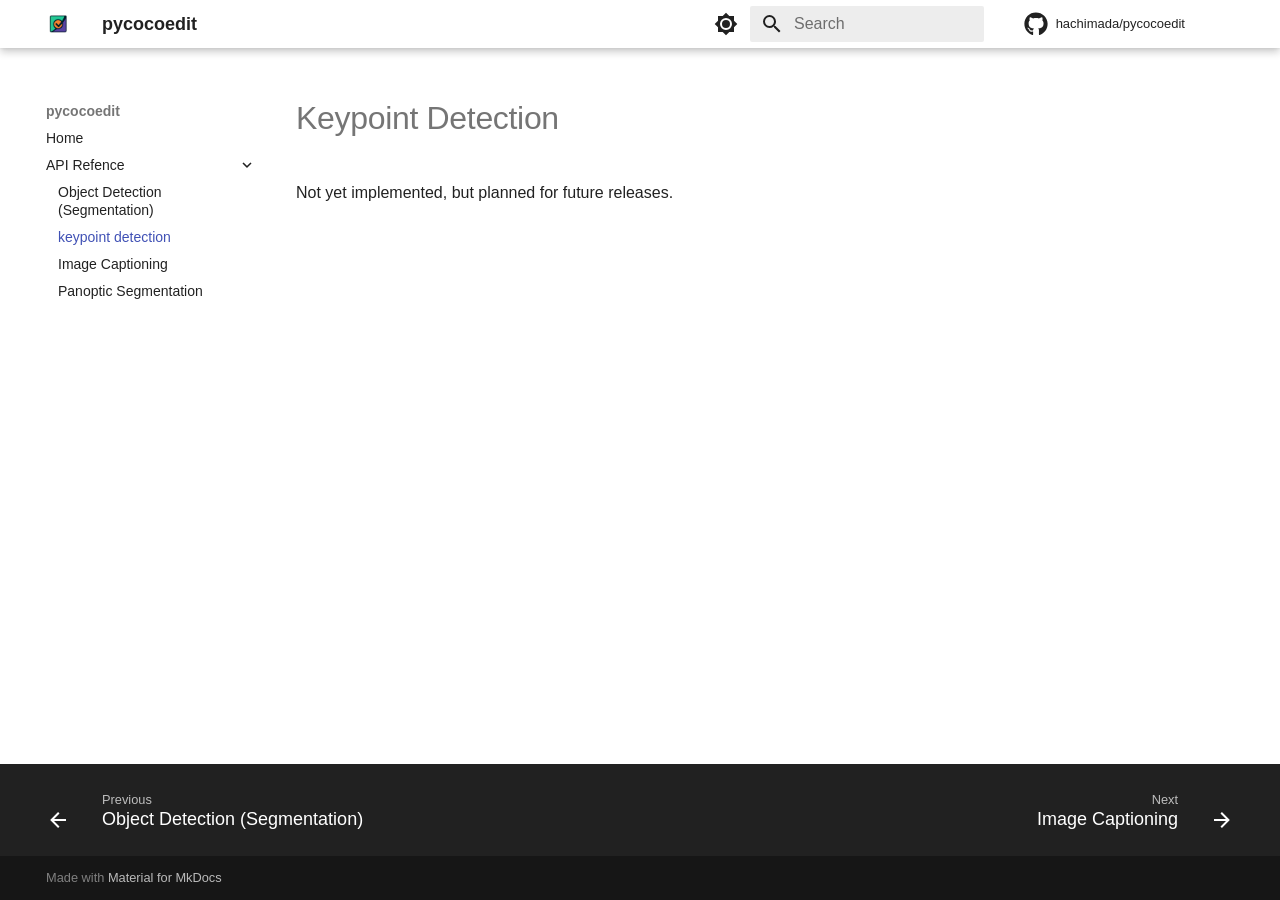
<file: api/keypointdetection/index.html>
<!doctype html>
<html lang="en" class="no-js">
  <head>
    
      <meta charset="utf-8">
      <meta name="viewport" content="width=device-width,initial-scale=1">
      
      
      
        <link rel="canonical" href="https://hachimada.github.io/pycocoedit/api/keypointdetection/">
      
      
        <link rel="prev" href="../objectdetection/">
      
      
        <link rel="next" href="../imagecaptioning/">
      
      
      <link rel="icon" href="../../assets/pycocoedit.png">
      <meta name="generator" content="mkdocs-1.6.1, mkdocs-material-9.6.12">
    
    
      
        <title>keypoint detection - pycocoedit</title>
      
    
    
      <link rel="stylesheet" href="../../assets/stylesheets/main.2afb09e1.min.css">
      
        
        <link rel="stylesheet" href="../../assets/stylesheets/palette.06af60db.min.css">
      
      


    
    
      
    
    
      
        
        
        <link rel="preconnect" href="https://fonts.gstatic.com" crossorigin>
        <link rel="stylesheet" href="https://fonts.googleapis.com/css?family=Google+Sans:300,300i,400,400i,700,700i%7CRoboto+Mono:400,400i,700,700i&display=fallback">
        <style>:root{--md-text-font:"Google Sans";--md-code-font:"Roboto Mono"}</style>
      
    
    
      <link rel="stylesheet" href="../../assets/_mkdocstrings.css">
    
      <link rel="stylesheet" href="../../stylesheets/custom.css">
    
    <script>__md_scope=new URL("../..",location),__md_hash=e=>[...e].reduce(((e,_)=>(e<<5)-e+_.charCodeAt(0)),0),__md_get=(e,_=localStorage,t=__md_scope)=>JSON.parse(_.getItem(t.pathname+"."+e)),__md_set=(e,_,t=localStorage,a=__md_scope)=>{try{t.setItem(a.pathname+"."+e,JSON.stringify(_))}catch(e){}}</script>
    
      

    
    
    
  </head>
  
  
    
    
      
    
    
    
    
    <body dir="ltr" data-md-color-scheme="default" data-md-color-primary="white" data-md-color-accent="white">
  
    
    <input class="md-toggle" data-md-toggle="drawer" type="checkbox" id="__drawer" autocomplete="off">
    <input class="md-toggle" data-md-toggle="search" type="checkbox" id="__search" autocomplete="off">
    <label class="md-overlay" for="__drawer"></label>
    <div data-md-component="skip">
      
        
        <a href="#keypoint-detection" class="md-skip">
          Skip to content
        </a>
      
    </div>
    <div data-md-component="announce">
      
    </div>
    
    
      

  

<header class="md-header md-header--shadow" data-md-component="header">
  <nav class="md-header__inner md-grid" aria-label="Header">
    <a href="../.." title="pycocoedit" class="md-header__button md-logo" aria-label="pycocoedit" data-md-component="logo">
      
  <img src="../../assets/pycocoedit.png" alt="logo">

    </a>
    <label class="md-header__button md-icon" for="__drawer">
      
      <svg xmlns="http://www.w3.org/2000/svg" viewBox="0 0 24 24"><path d="M3 6h18v2H3zm0 5h18v2H3zm0 5h18v2H3z"/></svg>
    </label>
    <div class="md-header__title" data-md-component="header-title">
      <div class="md-header__ellipsis">
        <div class="md-header__topic">
          <span class="md-ellipsis">
            pycocoedit
          </span>
        </div>
        <div class="md-header__topic" data-md-component="header-topic">
          <span class="md-ellipsis">
            
              keypoint detection
            
          </span>
        </div>
      </div>
    </div>
    
      
        <form class="md-header__option" data-md-component="palette">
  
    
    
    
    <input class="md-option" data-md-color-media="" data-md-color-scheme="default" data-md-color-primary="white" data-md-color-accent="white"  aria-label="Switch to dark mode"  type="radio" name="__palette" id="__palette_0">
    
      <label class="md-header__button md-icon" title="Switch to dark mode" for="__palette_1" hidden>
        <svg xmlns="http://www.w3.org/2000/svg" viewBox="0 0 24 24"><path d="M12 8a4 4 0 0 0-4 4 4 4 0 0 0 4 4 4 4 0 0 0 4-4 4 4 0 0 0-4-4m0 10a6 6 0 0 1-6-6 6 6 0 0 1 6-6 6 6 0 0 1 6 6 6 6 0 0 1-6 6m8-9.31V4h-4.69L12 .69 8.69 4H4v4.69L.69 12 4 15.31V20h4.69L12 23.31 15.31 20H20v-4.69L23.31 12z"/></svg>
      </label>
    
  
    
    
    
    <input class="md-option" data-md-color-media="" data-md-color-scheme="slate" data-md-color-primary="white" data-md-color-accent="white"  aria-label="Switch to light mode"  type="radio" name="__palette" id="__palette_1">
    
      <label class="md-header__button md-icon" title="Switch to light mode" for="__palette_0" hidden>
        <svg xmlns="http://www.w3.org/2000/svg" viewBox="0 0 24 24"><path d="M12 18c-.89 0-1.74-.2-2.5-.55C11.56 16.5 13 14.42 13 12s-1.44-4.5-3.5-5.45C10.26 6.2 11.11 6 12 6a6 6 0 0 1 6 6 6 6 0 0 1-6 6m8-9.31V4h-4.69L12 .69 8.69 4H4v4.69L.69 12 4 15.31V20h4.69L12 23.31 15.31 20H20v-4.69L23.31 12z"/></svg>
      </label>
    
  
</form>
      
    
    
      <script>var palette=__md_get("__palette");if(palette&&palette.color){if("(prefers-color-scheme)"===palette.color.media){var media=matchMedia("(prefers-color-scheme: light)"),input=document.querySelector(media.matches?"[data-md-color-media='(prefers-color-scheme: light)']":"[data-md-color-media='(prefers-color-scheme: dark)']");palette.color.media=input.getAttribute("data-md-color-media"),palette.color.scheme=input.getAttribute("data-md-color-scheme"),palette.color.primary=input.getAttribute("data-md-color-primary"),palette.color.accent=input.getAttribute("data-md-color-accent")}for(var[key,value]of Object.entries(palette.color))document.body.setAttribute("data-md-color-"+key,value)}</script>
    
    
    
      
      
        <label class="md-header__button md-icon" for="__search">
          
          <svg xmlns="http://www.w3.org/2000/svg" viewBox="0 0 24 24"><path d="M9.5 3A6.5 6.5 0 0 1 16 9.5c0 1.61-.59 3.09-1.56 4.23l.27.27h.79l5 5-1.5 1.5-5-5v-.79l-.27-.27A6.52 6.52 0 0 1 9.5 16 6.5 6.5 0 0 1 3 9.5 6.5 6.5 0 0 1 9.5 3m0 2C7 5 5 7 5 9.5S7 14 9.5 14 14 12 14 9.5 12 5 9.5 5"/></svg>
        </label>
        <div class="md-search" data-md-component="search" role="dialog">
  <label class="md-search__overlay" for="__search"></label>
  <div class="md-search__inner" role="search">
    <form class="md-search__form" name="search">
      <input type="text" class="md-search__input" name="query" aria-label="Search" placeholder="Search" autocapitalize="off" autocorrect="off" autocomplete="off" spellcheck="false" data-md-component="search-query" required>
      <label class="md-search__icon md-icon" for="__search">
        
        <svg xmlns="http://www.w3.org/2000/svg" viewBox="0 0 24 24"><path d="M9.5 3A6.5 6.5 0 0 1 16 9.5c0 1.61-.59 3.09-1.56 4.23l.27.27h.79l5 5-1.5 1.5-5-5v-.79l-.27-.27A6.52 6.52 0 0 1 9.5 16 6.5 6.5 0 0 1 3 9.5 6.5 6.5 0 0 1 9.5 3m0 2C7 5 5 7 5 9.5S7 14 9.5 14 14 12 14 9.5 12 5 9.5 5"/></svg>
        
        <svg xmlns="http://www.w3.org/2000/svg" viewBox="0 0 24 24"><path d="M20 11v2H8l5.5 5.5-1.42 1.42L4.16 12l7.92-7.92L13.5 5.5 8 11z"/></svg>
      </label>
      <nav class="md-search__options" aria-label="Search">
        
        <button type="reset" class="md-search__icon md-icon" title="Clear" aria-label="Clear" tabindex="-1">
          
          <svg xmlns="http://www.w3.org/2000/svg" viewBox="0 0 24 24"><path d="M19 6.41 17.59 5 12 10.59 6.41 5 5 6.41 10.59 12 5 17.59 6.41 19 12 13.41 17.59 19 19 17.59 13.41 12z"/></svg>
        </button>
      </nav>
      
    </form>
    <div class="md-search__output">
      <div class="md-search__scrollwrap" tabindex="0" data-md-scrollfix>
        <div class="md-search-result" data-md-component="search-result">
          <div class="md-search-result__meta">
            Initializing search
          </div>
          <ol class="md-search-result__list" role="presentation"></ol>
        </div>
      </div>
    </div>
  </div>
</div>
      
    
    
      <div class="md-header__source">
        <a href="https://github.com/hachimada/pycocoedit" title="Go to repository" class="md-source" data-md-component="source">
  <div class="md-source__icon md-icon">
    
    <svg xmlns="http://www.w3.org/2000/svg" viewBox="0 0 496 512"><!--! Font Awesome Free 6.7.2 by @fontawesome - https://fontawesome.com License - https://fontawesome.com/license/free (Icons: CC BY 4.0, Fonts: SIL OFL 1.1, Code: MIT License) Copyright 2024 Fonticons, Inc.--><path d="M165.9 397.4c0 2-2.3 3.6-5.2 3.6-3.3.3-5.6-1.3-5.6-3.6 0-2 2.3-3.6 5.2-3.6 3-.3 5.6 1.3 5.6 3.6m-31.1-4.5c-.7 2 1.3 4.3 4.3 4.9 2.6 1 5.6 0 6.2-2s-1.3-4.3-4.3-5.2c-2.6-.7-5.5.3-6.2 2.3m44.2-1.7c-2.9.7-4.9 2.6-4.6 4.9.3 2 2.9 3.3 5.9 2.6 2.9-.7 4.9-2.6 4.6-4.6-.3-1.9-3-3.2-5.9-2.9M244.8 8C106.1 8 0 113.3 0 252c0 110.9 69.8 205.8 169.5 239.2 12.8 2.3 17.3-5.6 17.3-12.1 0-6.2-.3-40.4-.3-61.4 0 0-70 15-84.7-29.8 0 0-11.4-29.1-27.8-36.6 0 0-22.9-15.7 1.6-15.4 0 0 24.9 2 38.6 25.8 21.9 38.6 58.6 27.5 72.9 20.9 2.3-16 8.8-27.1 16-33.7-55.9-6.2-112.3-14.3-112.3-110.5 0-27.5 7.6-41.3 23.6-58.9-2.6-6.5-11.1-33.3 2.6-67.9 20.9-6.5 69 27 69 27 20-5.6 41.5-8.5 62.8-8.5s42.8 2.9 62.8 8.5c0 0 48.1-33.6 69-27 13.7 34.7 5.2 61.4 2.6 67.9 16 17.7 25.8 31.5 25.8 58.9 0 96.5-58.9 104.2-114.8 110.5 9.2 7.9 17 22.9 17 46.4 0 33.7-.3 75.4-.3 83.6 0 6.5 4.6 14.4 17.3 12.1C428.2 457.8 496 362.9 496 252 496 113.3 383.5 8 244.8 8M97.2 352.9c-1.3 1-1 3.3.7 5.2 1.6 1.6 3.9 2.3 5.2 1 1.3-1 1-3.3-.7-5.2-1.6-1.6-3.9-2.3-5.2-1m-10.8-8.1c-.7 1.3.3 2.9 2.3 3.9 1.6 1 3.6.7 4.3-.7.7-1.3-.3-2.9-2.3-3.9-2-.6-3.6-.3-4.3.7m32.4 35.6c-1.6 1.3-1 4.3 1.3 6.2 2.3 2.3 5.2 2.6 6.5 1 1.3-1.3.7-4.3-1.3-6.2-2.2-2.3-5.2-2.6-6.5-1m-11.4-14.7c-1.6 1-1.6 3.6 0 5.9s4.3 3.3 5.6 2.3c1.6-1.3 1.6-3.9 0-6.2-1.4-2.3-4-3.3-5.6-2"/></svg>
  </div>
  <div class="md-source__repository">
    hachimada/pycocoedit
  </div>
</a>
      </div>
    
  </nav>
  
</header>
    
    <div class="md-container" data-md-component="container">
      
      
        
          
        
      
      <main class="md-main" data-md-component="main">
        <div class="md-main__inner md-grid">
          
            
              
              <div class="md-sidebar md-sidebar--primary" data-md-component="sidebar" data-md-type="navigation" >
                <div class="md-sidebar__scrollwrap">
                  <div class="md-sidebar__inner">
                    



<nav class="md-nav md-nav--primary" aria-label="Navigation" data-md-level="0">
  <label class="md-nav__title" for="__drawer">
    <a href="../.." title="pycocoedit" class="md-nav__button md-logo" aria-label="pycocoedit" data-md-component="logo">
      
  <img src="../../assets/pycocoedit.png" alt="logo">

    </a>
    pycocoedit
  </label>
  
    <div class="md-nav__source">
      <a href="https://github.com/hachimada/pycocoedit" title="Go to repository" class="md-source" data-md-component="source">
  <div class="md-source__icon md-icon">
    
    <svg xmlns="http://www.w3.org/2000/svg" viewBox="0 0 496 512"><!--! Font Awesome Free 6.7.2 by @fontawesome - https://fontawesome.com License - https://fontawesome.com/license/free (Icons: CC BY 4.0, Fonts: SIL OFL 1.1, Code: MIT License) Copyright 2024 Fonticons, Inc.--><path d="M165.9 397.4c0 2-2.3 3.6-5.2 3.6-3.3.3-5.6-1.3-5.6-3.6 0-2 2.3-3.6 5.2-3.6 3-.3 5.6 1.3 5.6 3.6m-31.1-4.5c-.7 2 1.3 4.3 4.3 4.9 2.6 1 5.6 0 6.2-2s-1.3-4.3-4.3-5.2c-2.6-.7-5.5.3-6.2 2.3m44.2-1.7c-2.9.7-4.9 2.6-4.6 4.9.3 2 2.9 3.3 5.9 2.6 2.9-.7 4.9-2.6 4.6-4.6-.3-1.9-3-3.2-5.9-2.9M244.8 8C106.1 8 0 113.3 0 252c0 110.9 69.8 205.8 169.5 239.2 12.8 2.3 17.3-5.6 17.3-12.1 0-6.2-.3-40.4-.3-61.4 0 0-70 15-84.7-29.8 0 0-11.4-29.1-27.8-36.6 0 0-22.9-15.7 1.6-15.4 0 0 24.9 2 38.6 25.8 21.9 38.6 58.6 27.5 72.9 20.9 2.3-16 8.8-27.1 16-33.7-55.9-6.2-112.3-14.3-112.3-110.5 0-27.5 7.6-41.3 23.6-58.9-2.6-6.5-11.1-33.3 2.6-67.9 20.9-6.5 69 27 69 27 20-5.6 41.5-8.5 62.8-8.5s42.8 2.9 62.8 8.5c0 0 48.1-33.6 69-27 13.7 34.7 5.2 61.4 2.6 67.9 16 17.7 25.8 31.5 25.8 58.9 0 96.5-58.9 104.2-114.8 110.5 9.2 7.9 17 22.9 17 46.4 0 33.7-.3 75.4-.3 83.6 0 6.5 4.6 14.4 17.3 12.1C428.2 457.8 496 362.9 496 252 496 113.3 383.5 8 244.8 8M97.2 352.9c-1.3 1-1 3.3.7 5.2 1.6 1.6 3.9 2.3 5.2 1 1.3-1 1-3.3-.7-5.2-1.6-1.6-3.9-2.3-5.2-1m-10.8-8.1c-.7 1.3.3 2.9 2.3 3.9 1.6 1 3.6.7 4.3-.7.7-1.3-.3-2.9-2.3-3.9-2-.6-3.6-.3-4.3.7m32.4 35.6c-1.6 1.3-1 4.3 1.3 6.2 2.3 2.3 5.2 2.6 6.5 1 1.3-1.3.7-4.3-1.3-6.2-2.2-2.3-5.2-2.6-6.5-1m-11.4-14.7c-1.6 1-1.6 3.6 0 5.9s4.3 3.3 5.6 2.3c1.6-1.3 1.6-3.9 0-6.2-1.4-2.3-4-3.3-5.6-2"/></svg>
  </div>
  <div class="md-source__repository">
    hachimada/pycocoedit
  </div>
</a>
    </div>
  
  <ul class="md-nav__list" data-md-scrollfix>
    
      
      
  
  
  
  
    <li class="md-nav__item">
      <a href="../.." class="md-nav__link">
        
  
  
  <span class="md-ellipsis">
    Home
    
  </span>
  

      </a>
    </li>
  

    
      
      
  
  
    
  
  
  
    
    
      
        
      
        
      
        
      
        
      
    
    
    
    
    <li class="md-nav__item md-nav__item--active md-nav__item--nested">
      
        
        
        <input class="md-nav__toggle md-toggle " type="checkbox" id="__nav_2" checked>
        
          
          <label class="md-nav__link" for="__nav_2" id="__nav_2_label" tabindex="0">
            
  
  
  <span class="md-ellipsis">
    API Refence
    
  </span>
  

            <span class="md-nav__icon md-icon"></span>
          </label>
        
        <nav class="md-nav" data-md-level="1" aria-labelledby="__nav_2_label" aria-expanded="true">
          <label class="md-nav__title" for="__nav_2">
            <span class="md-nav__icon md-icon"></span>
            API Refence
          </label>
          <ul class="md-nav__list" data-md-scrollfix>
            
              
                
  
  
  
  
    <li class="md-nav__item">
      <a href="../objectdetection/" class="md-nav__link">
        
  
  
  <span class="md-ellipsis">
    Object Detection (Segmentation)
    
  </span>
  

      </a>
    </li>
  

              
            
              
                
  
  
    
  
  
  
    <li class="md-nav__item md-nav__item--active">
      
      <input class="md-nav__toggle md-toggle" type="checkbox" id="__toc">
      
      
        
      
      
      <a href="./" class="md-nav__link md-nav__link--active">
        
  
  
  <span class="md-ellipsis">
    keypoint detection
    
  </span>
  

      </a>
      
    </li>
  

              
            
              
                
  
  
  
  
    <li class="md-nav__item">
      <a href="../imagecaptioning/" class="md-nav__link">
        
  
  
  <span class="md-ellipsis">
    Image Captioning
    
  </span>
  

      </a>
    </li>
  

              
            
              
                
  
  
  
  
    <li class="md-nav__item">
      <a href="../panopticsegmentation/" class="md-nav__link">
        
  
  
  <span class="md-ellipsis">
    Panoptic Segmentation
    
  </span>
  

      </a>
    </li>
  

              
            
          </ul>
        </nav>
      
    </li>
  

    
  </ul>
</nav>
                  </div>
                </div>
              </div>
            
            
              
              <div class="md-sidebar md-sidebar--secondary" data-md-component="sidebar" data-md-type="toc" >
                <div class="md-sidebar__scrollwrap">
                  <div class="md-sidebar__inner">
                    

<nav class="md-nav md-nav--secondary" aria-label="Table of contents">
  
  
  
    
  
  
</nav>
                  </div>
                </div>
              </div>
            
          
          
            <div class="md-content" data-md-component="content">
              <article class="md-content__inner md-typeset">
                
                  


  
  


<h1 id="keypoint-detection">Keypoint Detection</h1>
<p>Not yet implemented, but planned for future releases.</p>












                
              </article>
            </div>
          
          
  <script>var tabs=__md_get("__tabs");if(Array.isArray(tabs))e:for(var set of document.querySelectorAll(".tabbed-set")){var labels=set.querySelector(".tabbed-labels");for(var tab of tabs)for(var label of labels.getElementsByTagName("label"))if(label.innerText.trim()===tab){var input=document.getElementById(label.htmlFor);input.checked=!0;continue e}}</script>

<script>var target=document.getElementById(location.hash.slice(1));target&&target.name&&(target.checked=target.name.startsWith("__tabbed_"))</script>
        </div>
        
          <button type="button" class="md-top md-icon" data-md-component="top" hidden>
  
  <svg xmlns="http://www.w3.org/2000/svg" viewBox="0 0 24 24"><path d="M13 20h-2V8l-5.5 5.5-1.42-1.42L12 4.16l7.92 7.92-1.42 1.42L13 8z"/></svg>
  Back to top
</button>
        
      </main>
      
        <footer class="md-footer">
  
    
      
      <nav class="md-footer__inner md-grid" aria-label="Footer" >
        
          
          <a href="../objectdetection/" class="md-footer__link md-footer__link--prev" aria-label="Previous: Object Detection (Segmentation)">
            <div class="md-footer__button md-icon">
              
              <svg xmlns="http://www.w3.org/2000/svg" viewBox="0 0 24 24"><path d="M20 11v2H8l5.5 5.5-1.42 1.42L4.16 12l7.92-7.92L13.5 5.5 8 11z"/></svg>
            </div>
            <div class="md-footer__title">
              <span class="md-footer__direction">
                Previous
              </span>
              <div class="md-ellipsis">
                Object Detection (Segmentation)
              </div>
            </div>
          </a>
        
        
          
          <a href="../imagecaptioning/" class="md-footer__link md-footer__link--next" aria-label="Next: Image Captioning">
            <div class="md-footer__title">
              <span class="md-footer__direction">
                Next
              </span>
              <div class="md-ellipsis">
                Image Captioning
              </div>
            </div>
            <div class="md-footer__button md-icon">
              
              <svg xmlns="http://www.w3.org/2000/svg" viewBox="0 0 24 24"><path d="M4 11v2h12l-5.5 5.5 1.42 1.42L19.84 12l-7.92-7.92L10.5 5.5 16 11z"/></svg>
            </div>
          </a>
        
      </nav>
    
  
  <div class="md-footer-meta md-typeset">
    <div class="md-footer-meta__inner md-grid">
      <div class="md-copyright">
  
  
    Made with
    <a href="https://squidfunk.github.io/mkdocs-material/" target="_blank" rel="noopener">
      Material for MkDocs
    </a>
  
</div>
      
    </div>
  </div>
</footer>
      
    </div>
    <div class="md-dialog" data-md-component="dialog">
      <div class="md-dialog__inner md-typeset"></div>
    </div>
    
      <div class="md-progress" data-md-component="progress" role="progressbar"></div>
    
    
    
      
      <script id="__config" type="application/json">{"base": "../..", "features": ["content.code.annotate", "content.code.copy", "content.tabs.link", "content.code.select", "navigation.instant", "navigation.instant.progress", "navigation.path", "navigation.top", "navigation.tracking", "navigation.indexes", "toc.follow", "navigation.footer"], "search": "../../assets/javascripts/workers/search.f8cc74c7.min.js", "tags": null, "translations": {"clipboard.copied": "Copied to clipboard", "clipboard.copy": "Copy to clipboard", "search.result.more.one": "1 more on this page", "search.result.more.other": "# more on this page", "search.result.none": "No matching documents", "search.result.one": "1 matching document", "search.result.other": "# matching documents", "search.result.placeholder": "Type to start searching", "search.result.term.missing": "Missing", "select.version": "Select version"}, "version": null}</script>
    
    
      <script src="../../assets/javascripts/bundle.c8b220af.min.js"></script>
      
    
  </body>
</html>
</file>
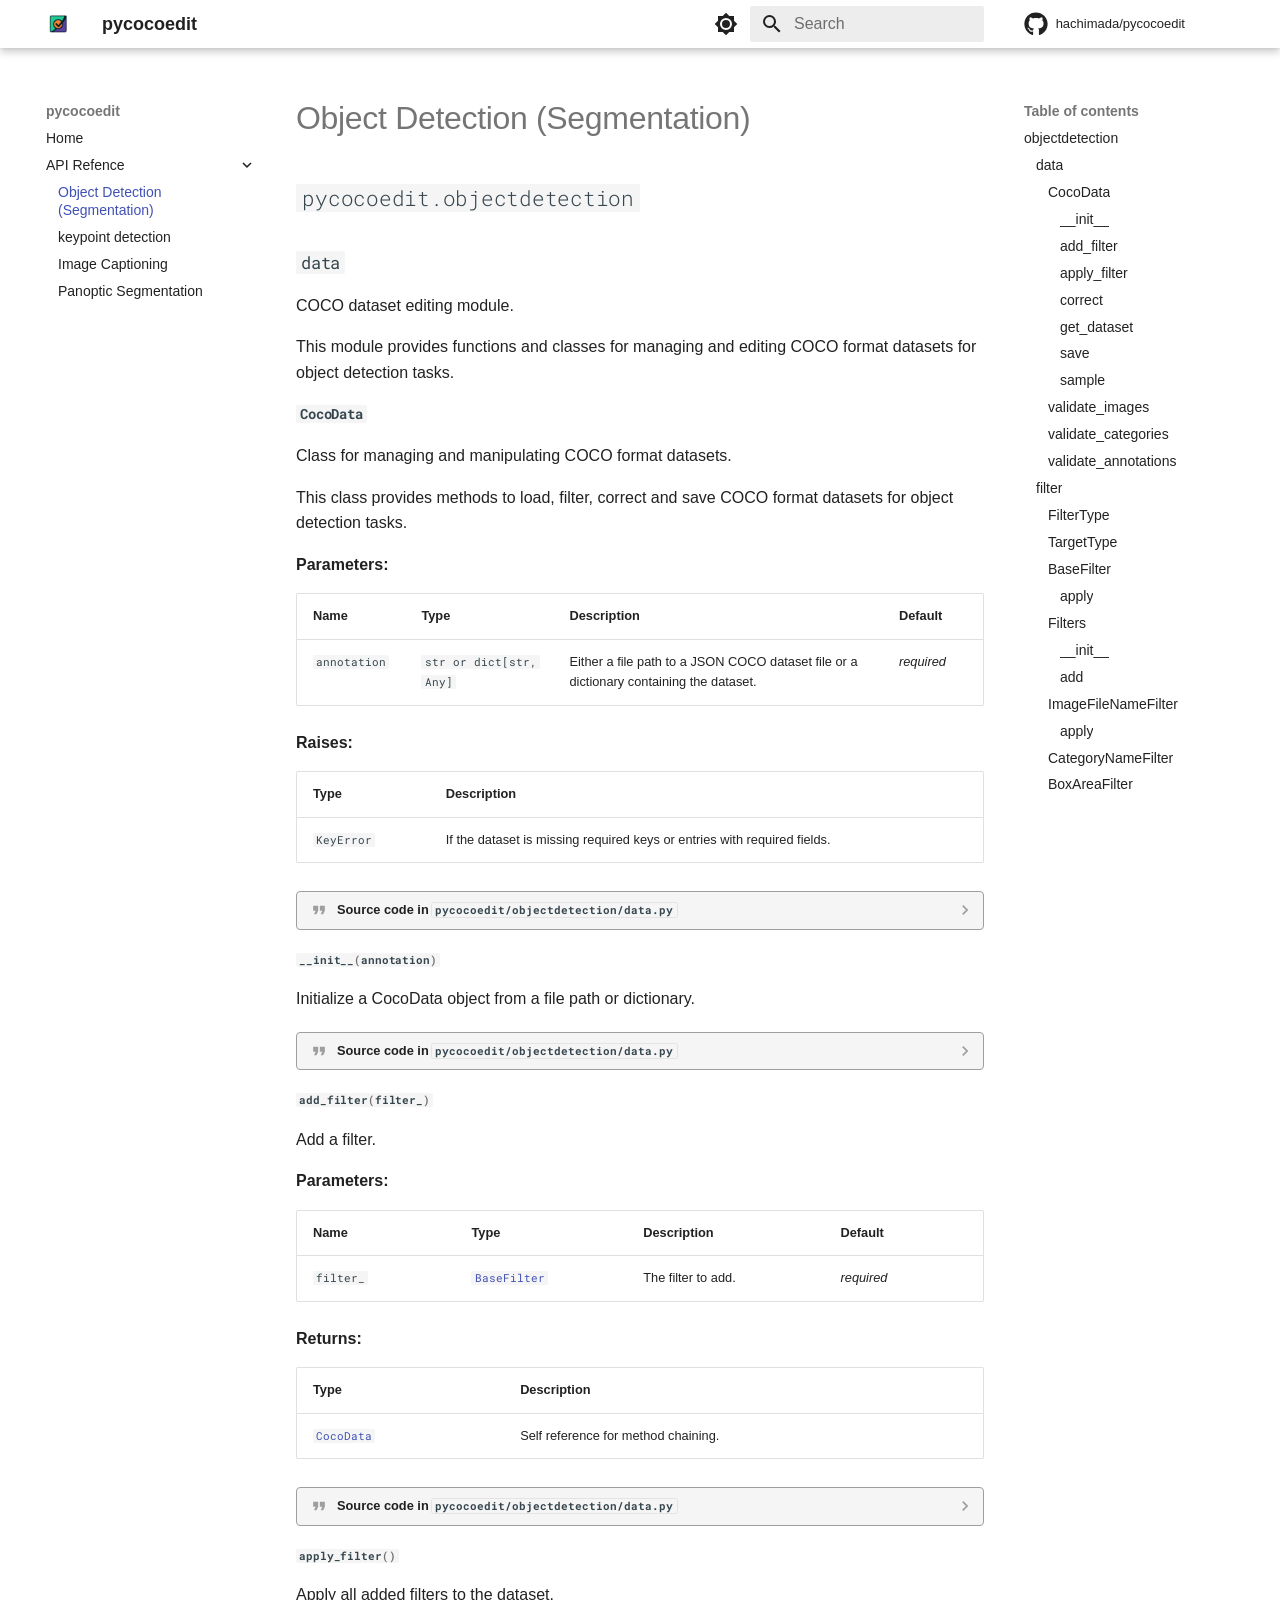
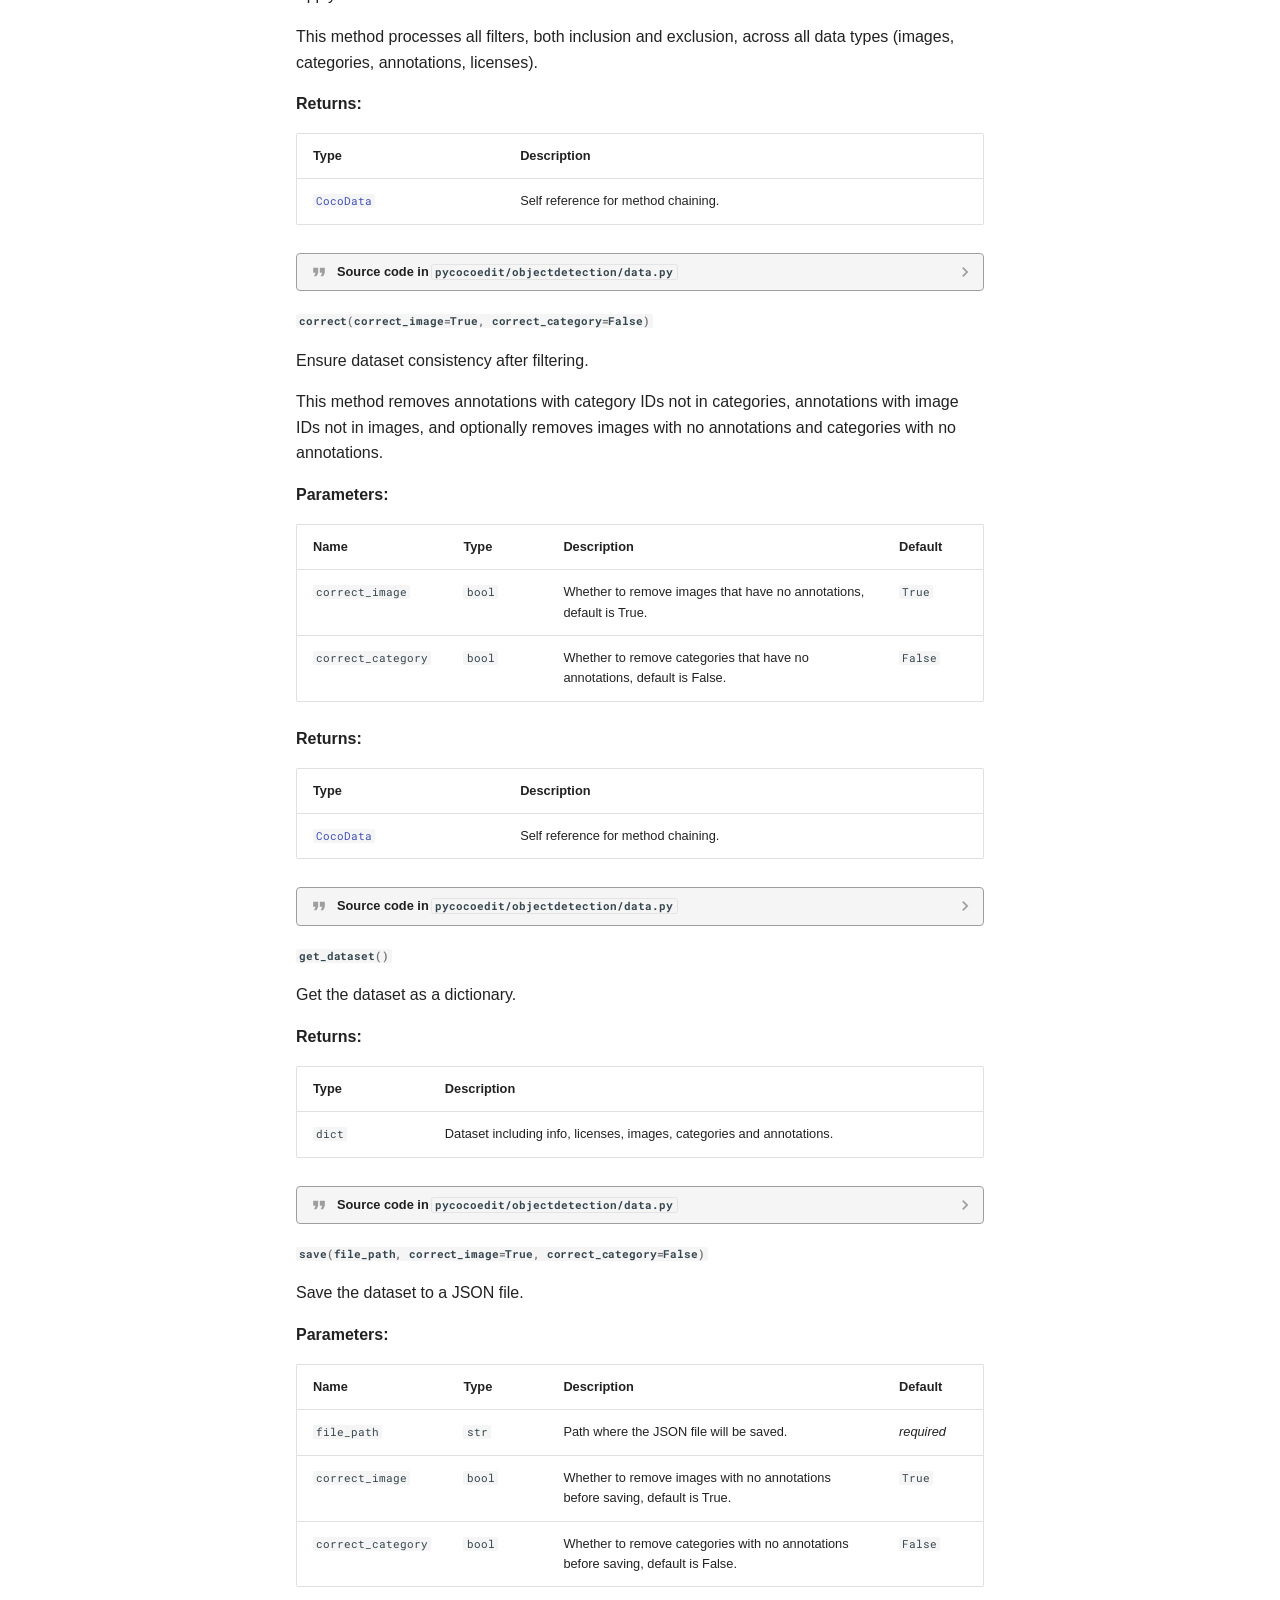
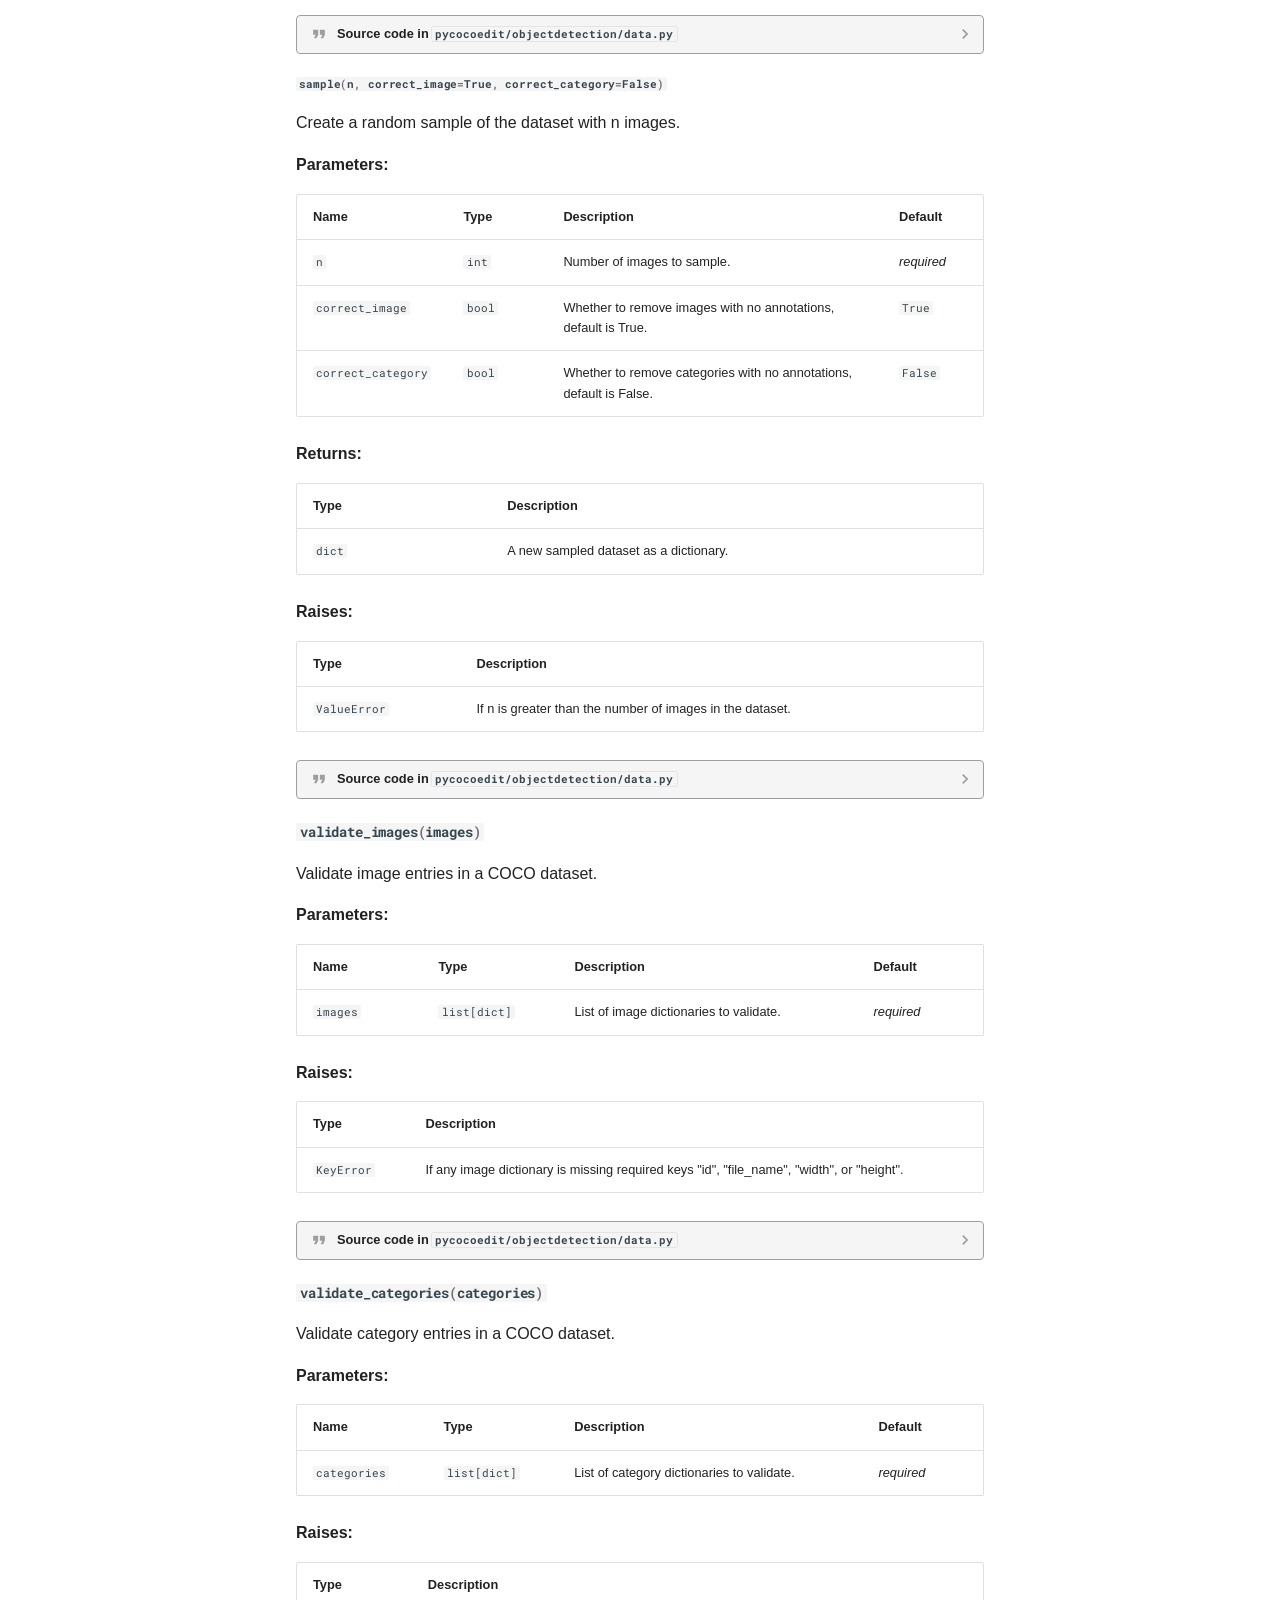
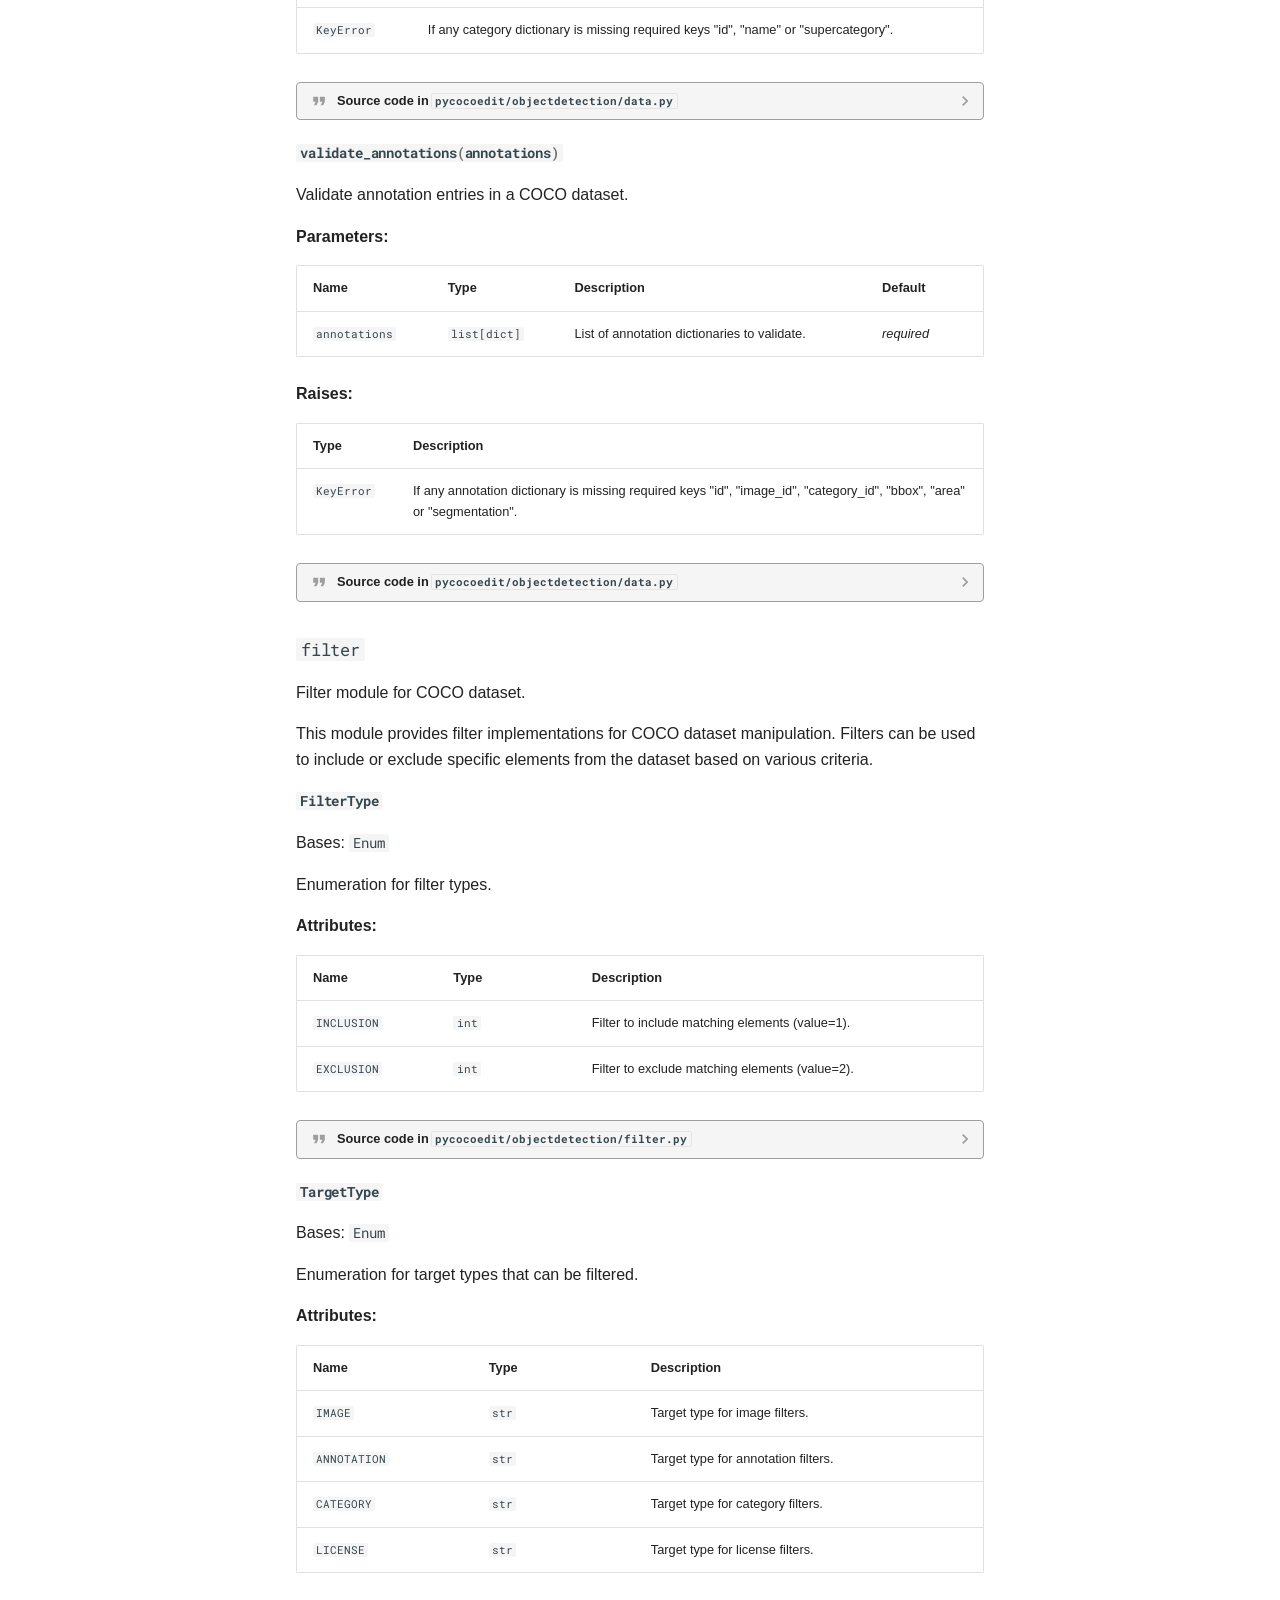
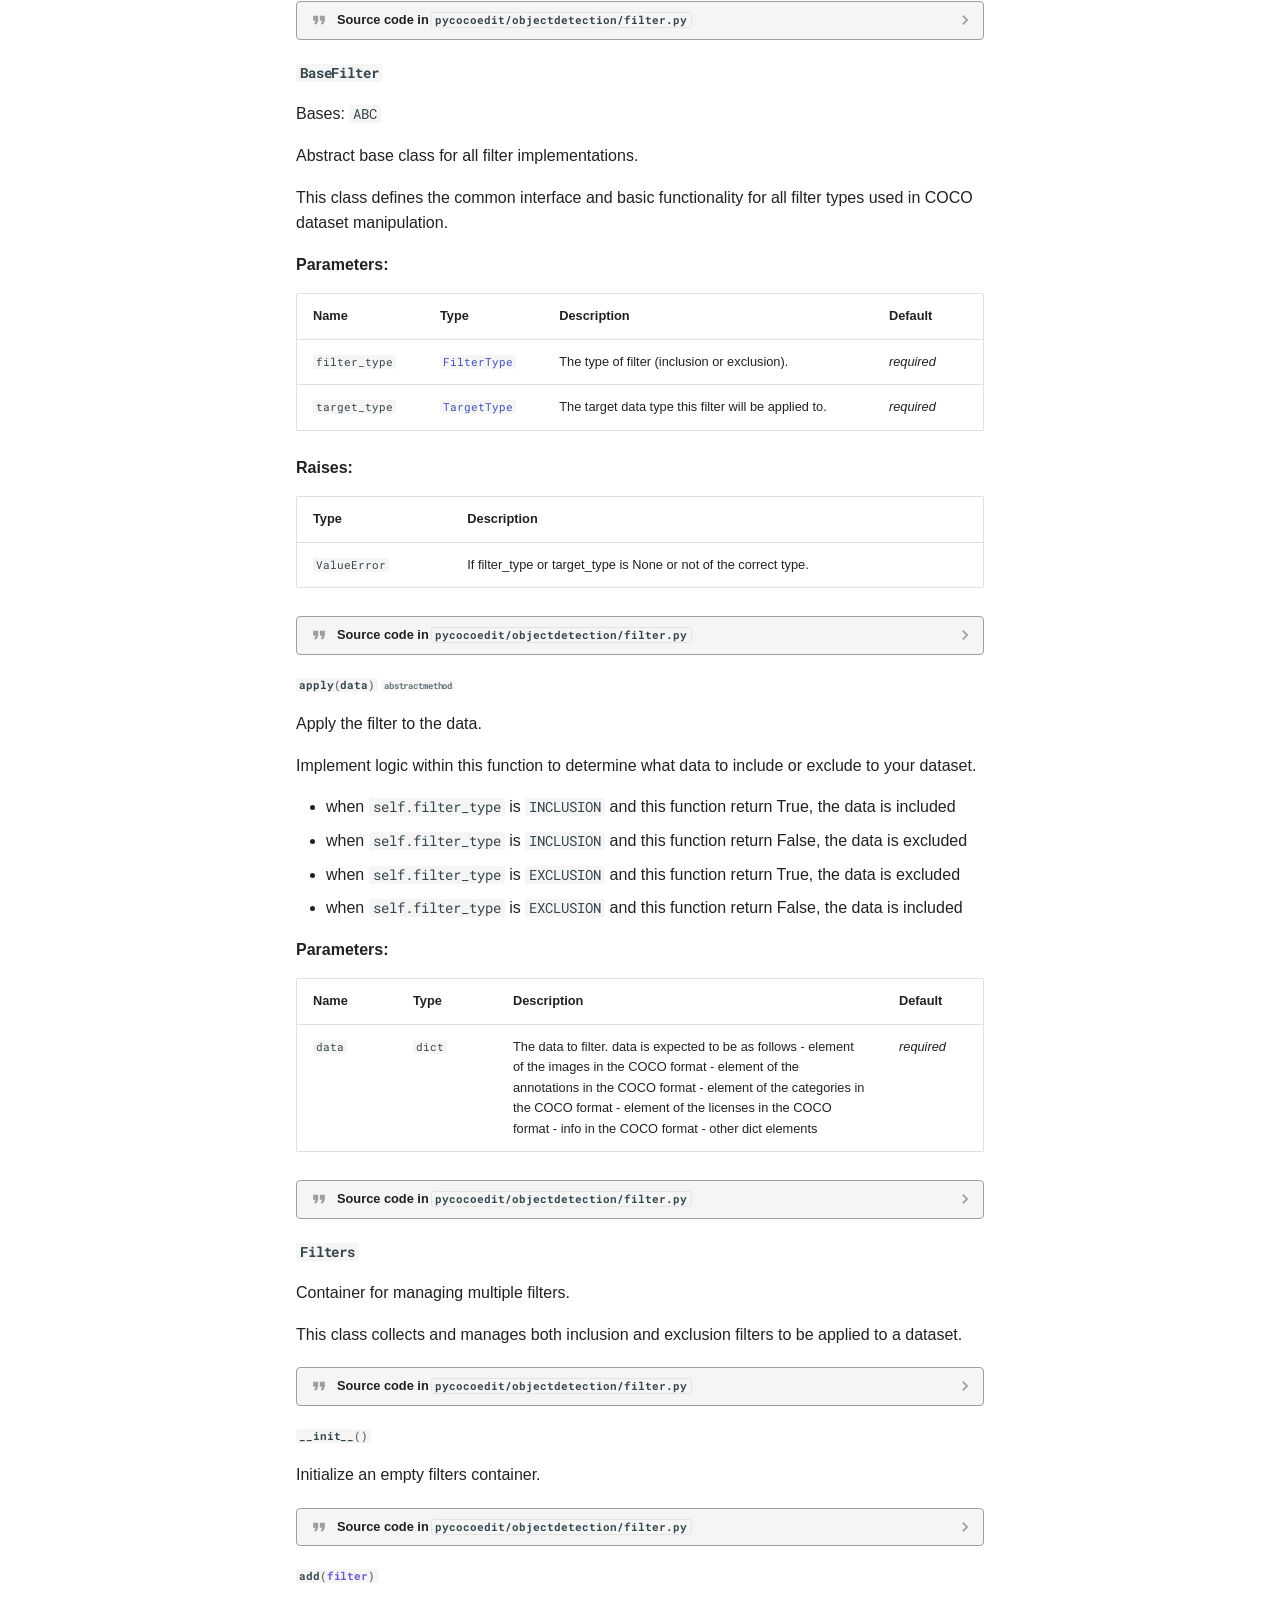
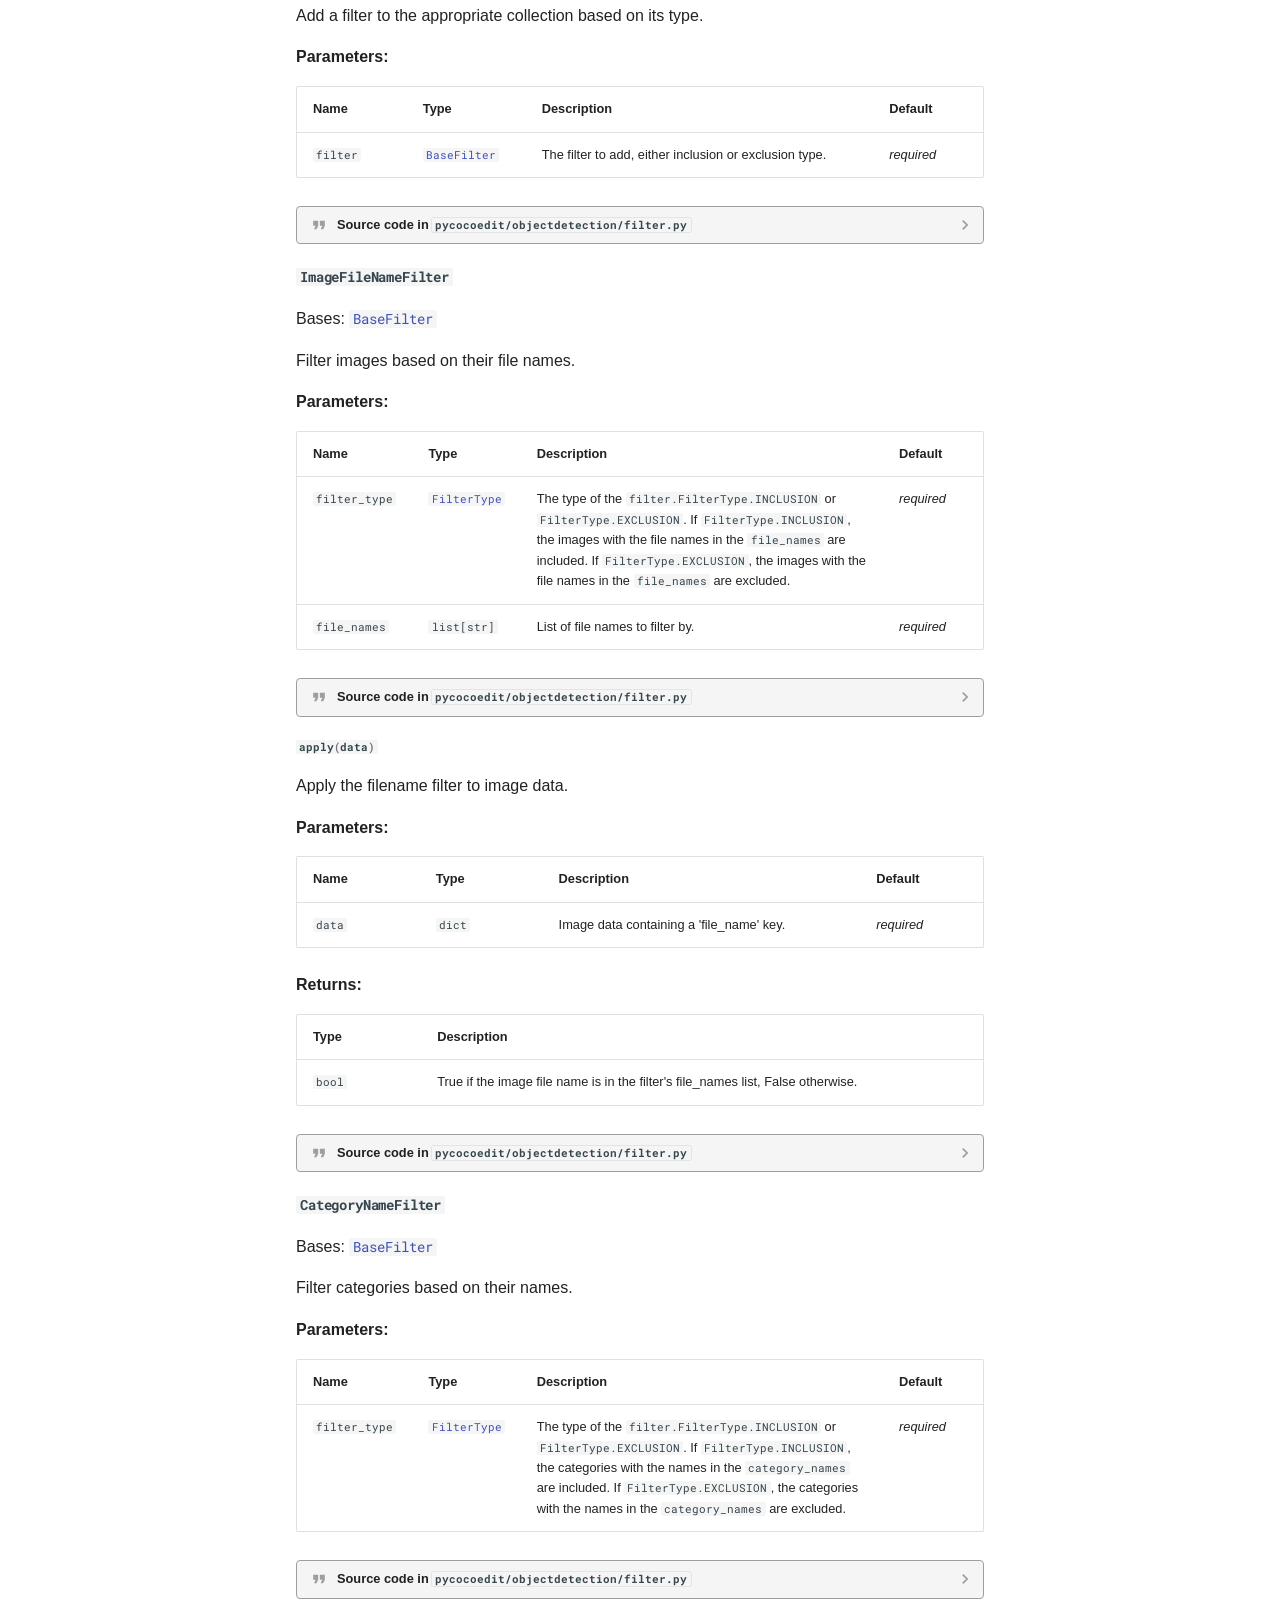
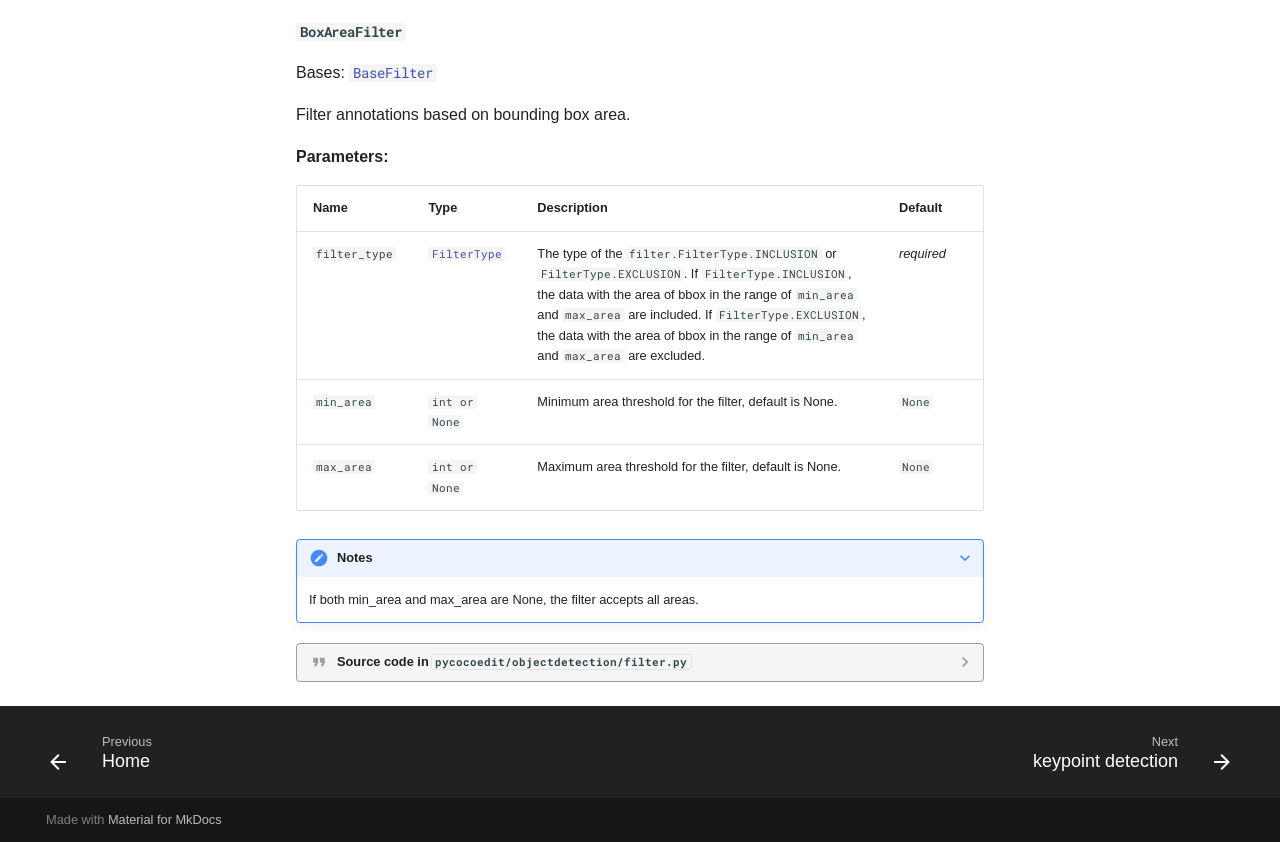
<file: api/objectdetection/index.html>
<!doctype html>
<html lang="en" class="no-js">
  <head>
    
      <meta charset="utf-8">
      <meta name="viewport" content="width=device-width,initial-scale=1">
      
      
      
        <link rel="canonical" href="https://hachimada.github.io/pycocoedit/api/objectdetection/">
      
      
        <link rel="prev" href="../..">
      
      
        <link rel="next" href="../keypointdetection/">
      
      
      <link rel="icon" href="../../assets/pycocoedit.png">
      <meta name="generator" content="mkdocs-1.6.1, mkdocs-material-9.6.12">
    
    
      
        <title>Object Detection (Segmentation) - pycocoedit</title>
      
    
    
      <link rel="stylesheet" href="../../assets/stylesheets/main.2afb09e1.min.css">
      
        
        <link rel="stylesheet" href="../../assets/stylesheets/palette.06af60db.min.css">
      
      


    
    
      
    
    
      
        
        
        <link rel="preconnect" href="https://fonts.gstatic.com" crossorigin>
        <link rel="stylesheet" href="https://fonts.googleapis.com/css?family=Google+Sans:300,300i,400,400i,700,700i%7CRoboto+Mono:400,400i,700,700i&display=fallback">
        <style>:root{--md-text-font:"Google Sans";--md-code-font:"Roboto Mono"}</style>
      
    
    
      <link rel="stylesheet" href="../../assets/_mkdocstrings.css">
    
      <link rel="stylesheet" href="../../stylesheets/custom.css">
    
    <script>__md_scope=new URL("../..",location),__md_hash=e=>[...e].reduce(((e,_)=>(e<<5)-e+_.charCodeAt(0)),0),__md_get=(e,_=localStorage,t=__md_scope)=>JSON.parse(_.getItem(t.pathname+"."+e)),__md_set=(e,_,t=localStorage,a=__md_scope)=>{try{t.setItem(a.pathname+"."+e,JSON.stringify(_))}catch(e){}}</script>
    
      

    
    
    
  </head>
  
  
    
    
      
    
    
    
    
    <body dir="ltr" data-md-color-scheme="default" data-md-color-primary="white" data-md-color-accent="white">
  
    
    <input class="md-toggle" data-md-toggle="drawer" type="checkbox" id="__drawer" autocomplete="off">
    <input class="md-toggle" data-md-toggle="search" type="checkbox" id="__search" autocomplete="off">
    <label class="md-overlay" for="__drawer"></label>
    <div data-md-component="skip">
      
        
        <a href="#pycocoedit.objectdetection" class="md-skip">
          Skip to content
        </a>
      
    </div>
    <div data-md-component="announce">
      
    </div>
    
    
      

  

<header class="md-header md-header--shadow" data-md-component="header">
  <nav class="md-header__inner md-grid" aria-label="Header">
    <a href="../.." title="pycocoedit" class="md-header__button md-logo" aria-label="pycocoedit" data-md-component="logo">
      
  <img src="../../assets/pycocoedit.png" alt="logo">

    </a>
    <label class="md-header__button md-icon" for="__drawer">
      
      <svg xmlns="http://www.w3.org/2000/svg" viewBox="0 0 24 24"><path d="M3 6h18v2H3zm0 5h18v2H3zm0 5h18v2H3z"/></svg>
    </label>
    <div class="md-header__title" data-md-component="header-title">
      <div class="md-header__ellipsis">
        <div class="md-header__topic">
          <span class="md-ellipsis">
            pycocoedit
          </span>
        </div>
        <div class="md-header__topic" data-md-component="header-topic">
          <span class="md-ellipsis">
            
              Object Detection (Segmentation)
            
          </span>
        </div>
      </div>
    </div>
    
      
        <form class="md-header__option" data-md-component="palette">
  
    
    
    
    <input class="md-option" data-md-color-media="" data-md-color-scheme="default" data-md-color-primary="white" data-md-color-accent="white"  aria-label="Switch to dark mode"  type="radio" name="__palette" id="__palette_0">
    
      <label class="md-header__button md-icon" title="Switch to dark mode" for="__palette_1" hidden>
        <svg xmlns="http://www.w3.org/2000/svg" viewBox="0 0 24 24"><path d="M12 8a4 4 0 0 0-4 4 4 4 0 0 0 4 4 4 4 0 0 0 4-4 4 4 0 0 0-4-4m0 10a6 6 0 0 1-6-6 6 6 0 0 1 6-6 6 6 0 0 1 6 6 6 6 0 0 1-6 6m8-9.31V4h-4.69L12 .69 8.69 4H4v4.69L.69 12 4 15.31V20h4.69L12 23.31 15.31 20H20v-4.69L23.31 12z"/></svg>
      </label>
    
  
    
    
    
    <input class="md-option" data-md-color-media="" data-md-color-scheme="slate" data-md-color-primary="white" data-md-color-accent="white"  aria-label="Switch to light mode"  type="radio" name="__palette" id="__palette_1">
    
      <label class="md-header__button md-icon" title="Switch to light mode" for="__palette_0" hidden>
        <svg xmlns="http://www.w3.org/2000/svg" viewBox="0 0 24 24"><path d="M12 18c-.89 0-1.74-.2-2.5-.55C11.56 16.5 13 14.42 13 12s-1.44-4.5-3.5-5.45C10.26 6.2 11.11 6 12 6a6 6 0 0 1 6 6 6 6 0 0 1-6 6m8-9.31V4h-4.69L12 .69 8.69 4H4v4.69L.69 12 4 15.31V20h4.69L12 23.31 15.31 20H20v-4.69L23.31 12z"/></svg>
      </label>
    
  
</form>
      
    
    
      <script>var palette=__md_get("__palette");if(palette&&palette.color){if("(prefers-color-scheme)"===palette.color.media){var media=matchMedia("(prefers-color-scheme: light)"),input=document.querySelector(media.matches?"[data-md-color-media='(prefers-color-scheme: light)']":"[data-md-color-media='(prefers-color-scheme: dark)']");palette.color.media=input.getAttribute("data-md-color-media"),palette.color.scheme=input.getAttribute("data-md-color-scheme"),palette.color.primary=input.getAttribute("data-md-color-primary"),palette.color.accent=input.getAttribute("data-md-color-accent")}for(var[key,value]of Object.entries(palette.color))document.body.setAttribute("data-md-color-"+key,value)}</script>
    
    
    
      
      
        <label class="md-header__button md-icon" for="__search">
          
          <svg xmlns="http://www.w3.org/2000/svg" viewBox="0 0 24 24"><path d="M9.5 3A6.5 6.5 0 0 1 16 9.5c0 1.61-.59 3.09-1.56 4.23l.27.27h.79l5 5-1.5 1.5-5-5v-.79l-.27-.27A6.52 6.52 0 0 1 9.5 16 6.5 6.5 0 0 1 3 9.5 6.5 6.5 0 0 1 9.5 3m0 2C7 5 5 7 5 9.5S7 14 9.5 14 14 12 14 9.5 12 5 9.5 5"/></svg>
        </label>
        <div class="md-search" data-md-component="search" role="dialog">
  <label class="md-search__overlay" for="__search"></label>
  <div class="md-search__inner" role="search">
    <form class="md-search__form" name="search">
      <input type="text" class="md-search__input" name="query" aria-label="Search" placeholder="Search" autocapitalize="off" autocorrect="off" autocomplete="off" spellcheck="false" data-md-component="search-query" required>
      <label class="md-search__icon md-icon" for="__search">
        
        <svg xmlns="http://www.w3.org/2000/svg" viewBox="0 0 24 24"><path d="M9.5 3A6.5 6.5 0 0 1 16 9.5c0 1.61-.59 3.09-1.56 4.23l.27.27h.79l5 5-1.5 1.5-5-5v-.79l-.27-.27A6.52 6.52 0 0 1 9.5 16 6.5 6.5 0 0 1 3 9.5 6.5 6.5 0 0 1 9.5 3m0 2C7 5 5 7 5 9.5S7 14 9.5 14 14 12 14 9.5 12 5 9.5 5"/></svg>
        
        <svg xmlns="http://www.w3.org/2000/svg" viewBox="0 0 24 24"><path d="M20 11v2H8l5.5 5.5-1.42 1.42L4.16 12l7.92-7.92L13.5 5.5 8 11z"/></svg>
      </label>
      <nav class="md-search__options" aria-label="Search">
        
        <button type="reset" class="md-search__icon md-icon" title="Clear" aria-label="Clear" tabindex="-1">
          
          <svg xmlns="http://www.w3.org/2000/svg" viewBox="0 0 24 24"><path d="M19 6.41 17.59 5 12 10.59 6.41 5 5 6.41 10.59 12 5 17.59 6.41 19 12 13.41 17.59 19 19 17.59 13.41 12z"/></svg>
        </button>
      </nav>
      
    </form>
    <div class="md-search__output">
      <div class="md-search__scrollwrap" tabindex="0" data-md-scrollfix>
        <div class="md-search-result" data-md-component="search-result">
          <div class="md-search-result__meta">
            Initializing search
          </div>
          <ol class="md-search-result__list" role="presentation"></ol>
        </div>
      </div>
    </div>
  </div>
</div>
      
    
    
      <div class="md-header__source">
        <a href="https://github.com/hachimada/pycocoedit" title="Go to repository" class="md-source" data-md-component="source">
  <div class="md-source__icon md-icon">
    
    <svg xmlns="http://www.w3.org/2000/svg" viewBox="0 0 496 512"><!--! Font Awesome Free 6.7.2 by @fontawesome - https://fontawesome.com License - https://fontawesome.com/license/free (Icons: CC BY 4.0, Fonts: SIL OFL 1.1, Code: MIT License) Copyright 2024 Fonticons, Inc.--><path d="M165.9 397.4c0 2-2.3 3.6-5.2 3.6-3.3.3-5.6-1.3-5.6-3.6 0-2 2.3-3.6 5.2-3.6 3-.3 5.6 1.3 5.6 3.6m-31.1-4.5c-.7 2 1.3 4.3 4.3 4.9 2.6 1 5.6 0 6.2-2s-1.3-4.3-4.3-5.2c-2.6-.7-5.5.3-6.2 2.3m44.2-1.7c-2.9.7-4.9 2.6-4.6 4.9.3 2 2.9 3.3 5.9 2.6 2.9-.7 4.9-2.6 4.6-4.6-.3-1.9-3-3.2-5.9-2.9M244.8 8C106.1 8 0 113.3 0 252c0 110.9 69.8 205.8 169.5 239.2 12.8 2.3 17.3-5.6 17.3-12.1 0-6.2-.3-40.4-.3-61.4 0 0-70 15-84.7-29.8 0 0-11.4-29.1-27.8-36.6 0 0-22.9-15.7 1.6-15.4 0 0 24.9 2 38.6 25.8 21.9 38.6 58.6 27.5 72.9 20.9 2.3-16 8.8-27.1 16-33.7-55.9-6.2-112.3-14.3-112.3-110.5 0-27.5 7.6-41.3 23.6-58.9-2.6-6.5-11.1-33.3 2.6-67.9 20.9-6.5 69 27 69 27 20-5.6 41.5-8.5 62.8-8.5s42.8 2.9 62.8 8.5c0 0 48.1-33.6 69-27 13.7 34.7 5.2 61.4 2.6 67.9 16 17.7 25.8 31.5 25.8 58.9 0 96.5-58.9 104.2-114.8 110.5 9.2 7.9 17 22.9 17 46.4 0 33.7-.3 75.4-.3 83.6 0 6.5 4.6 14.4 17.3 12.1C428.2 457.8 496 362.9 496 252 496 113.3 383.5 8 244.8 8M97.2 352.9c-1.3 1-1 3.3.7 5.2 1.6 1.6 3.9 2.3 5.2 1 1.3-1 1-3.3-.7-5.2-1.6-1.6-3.9-2.3-5.2-1m-10.8-8.1c-.7 1.3.3 2.9 2.3 3.9 1.6 1 3.6.7 4.3-.7.7-1.3-.3-2.9-2.3-3.9-2-.6-3.6-.3-4.3.7m32.4 35.6c-1.6 1.3-1 4.3 1.3 6.2 2.3 2.3 5.2 2.6 6.5 1 1.3-1.3.7-4.3-1.3-6.2-2.2-2.3-5.2-2.6-6.5-1m-11.4-14.7c-1.6 1-1.6 3.6 0 5.9s4.3 3.3 5.6 2.3c1.6-1.3 1.6-3.9 0-6.2-1.4-2.3-4-3.3-5.6-2"/></svg>
  </div>
  <div class="md-source__repository">
    hachimada/pycocoedit
  </div>
</a>
      </div>
    
  </nav>
  
</header>
    
    <div class="md-container" data-md-component="container">
      
      
        
          
        
      
      <main class="md-main" data-md-component="main">
        <div class="md-main__inner md-grid">
          
            
              
              <div class="md-sidebar md-sidebar--primary" data-md-component="sidebar" data-md-type="navigation" >
                <div class="md-sidebar__scrollwrap">
                  <div class="md-sidebar__inner">
                    



<nav class="md-nav md-nav--primary" aria-label="Navigation" data-md-level="0">
  <label class="md-nav__title" for="__drawer">
    <a href="../.." title="pycocoedit" class="md-nav__button md-logo" aria-label="pycocoedit" data-md-component="logo">
      
  <img src="../../assets/pycocoedit.png" alt="logo">

    </a>
    pycocoedit
  </label>
  
    <div class="md-nav__source">
      <a href="https://github.com/hachimada/pycocoedit" title="Go to repository" class="md-source" data-md-component="source">
  <div class="md-source__icon md-icon">
    
    <svg xmlns="http://www.w3.org/2000/svg" viewBox="0 0 496 512"><!--! Font Awesome Free 6.7.2 by @fontawesome - https://fontawesome.com License - https://fontawesome.com/license/free (Icons: CC BY 4.0, Fonts: SIL OFL 1.1, Code: MIT License) Copyright 2024 Fonticons, Inc.--><path d="M165.9 397.4c0 2-2.3 3.6-5.2 3.6-3.3.3-5.6-1.3-5.6-3.6 0-2 2.3-3.6 5.2-3.6 3-.3 5.6 1.3 5.6 3.6m-31.1-4.5c-.7 2 1.3 4.3 4.3 4.9 2.6 1 5.6 0 6.2-2s-1.3-4.3-4.3-5.2c-2.6-.7-5.5.3-6.2 2.3m44.2-1.7c-2.9.7-4.9 2.6-4.6 4.9.3 2 2.9 3.3 5.9 2.6 2.9-.7 4.9-2.6 4.6-4.6-.3-1.9-3-3.2-5.9-2.9M244.8 8C106.1 8 0 113.3 0 252c0 110.9 69.8 205.8 169.5 239.2 12.8 2.3 17.3-5.6 17.3-12.1 0-6.2-.3-40.4-.3-61.4 0 0-70 15-84.7-29.8 0 0-11.4-29.1-27.8-36.6 0 0-22.9-15.7 1.6-15.4 0 0 24.9 2 38.6 25.8 21.9 38.6 58.6 27.5 72.9 20.9 2.3-16 8.8-27.1 16-33.7-55.9-6.2-112.3-14.3-112.3-110.5 0-27.5 7.6-41.3 23.6-58.9-2.6-6.5-11.1-33.3 2.6-67.9 20.9-6.5 69 27 69 27 20-5.6 41.5-8.5 62.8-8.5s42.8 2.9 62.8 8.5c0 0 48.1-33.6 69-27 13.7 34.7 5.2 61.4 2.6 67.9 16 17.7 25.8 31.5 25.8 58.9 0 96.5-58.9 104.2-114.8 110.5 9.2 7.9 17 22.9 17 46.4 0 33.7-.3 75.4-.3 83.6 0 6.5 4.6 14.4 17.3 12.1C428.2 457.8 496 362.9 496 252 496 113.3 383.5 8 244.8 8M97.2 352.9c-1.3 1-1 3.3.7 5.2 1.6 1.6 3.9 2.3 5.2 1 1.3-1 1-3.3-.7-5.2-1.6-1.6-3.9-2.3-5.2-1m-10.8-8.1c-.7 1.3.3 2.9 2.3 3.9 1.6 1 3.6.7 4.3-.7.7-1.3-.3-2.9-2.3-3.9-2-.6-3.6-.3-4.3.7m32.4 35.6c-1.6 1.3-1 4.3 1.3 6.2 2.3 2.3 5.2 2.6 6.5 1 1.3-1.3.7-4.3-1.3-6.2-2.2-2.3-5.2-2.6-6.5-1m-11.4-14.7c-1.6 1-1.6 3.6 0 5.9s4.3 3.3 5.6 2.3c1.6-1.3 1.6-3.9 0-6.2-1.4-2.3-4-3.3-5.6-2"/></svg>
  </div>
  <div class="md-source__repository">
    hachimada/pycocoedit
  </div>
</a>
    </div>
  
  <ul class="md-nav__list" data-md-scrollfix>
    
      
      
  
  
  
  
    <li class="md-nav__item">
      <a href="../.." class="md-nav__link">
        
  
  
  <span class="md-ellipsis">
    Home
    
  </span>
  

      </a>
    </li>
  

    
      
      
  
  
    
  
  
  
    
    
      
        
      
        
      
        
      
        
      
    
    
    
    
    <li class="md-nav__item md-nav__item--active md-nav__item--nested">
      
        
        
        <input class="md-nav__toggle md-toggle " type="checkbox" id="__nav_2" checked>
        
          
          <label class="md-nav__link" for="__nav_2" id="__nav_2_label" tabindex="0">
            
  
  
  <span class="md-ellipsis">
    API Refence
    
  </span>
  

            <span class="md-nav__icon md-icon"></span>
          </label>
        
        <nav class="md-nav" data-md-level="1" aria-labelledby="__nav_2_label" aria-expanded="true">
          <label class="md-nav__title" for="__nav_2">
            <span class="md-nav__icon md-icon"></span>
            API Refence
          </label>
          <ul class="md-nav__list" data-md-scrollfix>
            
              
                
  
  
    
  
  
  
    <li class="md-nav__item md-nav__item--active">
      
      <input class="md-nav__toggle md-toggle" type="checkbox" id="__toc">
      
      
      
        <label class="md-nav__link md-nav__link--active" for="__toc">
          
  
  
  <span class="md-ellipsis">
    Object Detection (Segmentation)
    
  </span>
  

          <span class="md-nav__icon md-icon"></span>
        </label>
      
      <a href="./" class="md-nav__link md-nav__link--active">
        
  
  
  <span class="md-ellipsis">
    Object Detection (Segmentation)
    
  </span>
  

      </a>
      
        

<nav class="md-nav md-nav--secondary" aria-label="Table of contents">
  
  
  
  
    <label class="md-nav__title" for="__toc">
      <span class="md-nav__icon md-icon"></span>
      Table of contents
    </label>
    <ul class="md-nav__list" data-md-component="toc" data-md-scrollfix>
      
        <li class="md-nav__item">
  <a href="#pycocoedit.objectdetection" class="md-nav__link">
    <span class="md-ellipsis">
      objectdetection
    </span>
  </a>
  
    <nav class="md-nav" aria-label="objectdetection">
      <ul class="md-nav__list">
        
          <li class="md-nav__item">
  <a href="#pycocoedit.objectdetection.data" class="md-nav__link">
    <span class="md-ellipsis">
      data
    </span>
  </a>
  
    <nav class="md-nav" aria-label="data">
      <ul class="md-nav__list">
        
          <li class="md-nav__item">
  <a href="#pycocoedit.objectdetection.data.CocoData" class="md-nav__link">
    <span class="md-ellipsis">
      CocoData
    </span>
  </a>
  
    <nav class="md-nav" aria-label="CocoData">
      <ul class="md-nav__list">
        
          <li class="md-nav__item">
  <a href="#pycocoedit.objectdetection.data.CocoData.__init__" class="md-nav__link">
    <span class="md-ellipsis">
      __init__
    </span>
  </a>
  
</li>
        
          <li class="md-nav__item">
  <a href="#pycocoedit.objectdetection.data.CocoData.add_filter" class="md-nav__link">
    <span class="md-ellipsis">
      add_filter
    </span>
  </a>
  
</li>
        
          <li class="md-nav__item">
  <a href="#pycocoedit.objectdetection.data.CocoData.apply_filter" class="md-nav__link">
    <span class="md-ellipsis">
      apply_filter
    </span>
  </a>
  
</li>
        
          <li class="md-nav__item">
  <a href="#pycocoedit.objectdetection.data.CocoData.correct" class="md-nav__link">
    <span class="md-ellipsis">
      correct
    </span>
  </a>
  
</li>
        
          <li class="md-nav__item">
  <a href="#pycocoedit.objectdetection.data.CocoData.get_dataset" class="md-nav__link">
    <span class="md-ellipsis">
      get_dataset
    </span>
  </a>
  
</li>
        
          <li class="md-nav__item">
  <a href="#pycocoedit.objectdetection.data.CocoData.save" class="md-nav__link">
    <span class="md-ellipsis">
      save
    </span>
  </a>
  
</li>
        
          <li class="md-nav__item">
  <a href="#pycocoedit.objectdetection.data.CocoData.sample" class="md-nav__link">
    <span class="md-ellipsis">
      sample
    </span>
  </a>
  
</li>
        
      </ul>
    </nav>
  
</li>
        
          <li class="md-nav__item">
  <a href="#pycocoedit.objectdetection.data.validate_images" class="md-nav__link">
    <span class="md-ellipsis">
      validate_images
    </span>
  </a>
  
</li>
        
          <li class="md-nav__item">
  <a href="#pycocoedit.objectdetection.data.validate_categories" class="md-nav__link">
    <span class="md-ellipsis">
      validate_categories
    </span>
  </a>
  
</li>
        
          <li class="md-nav__item">
  <a href="#pycocoedit.objectdetection.data.validate_annotations" class="md-nav__link">
    <span class="md-ellipsis">
      validate_annotations
    </span>
  </a>
  
</li>
        
      </ul>
    </nav>
  
</li>
        
          <li class="md-nav__item">
  <a href="#pycocoedit.objectdetection.filter" class="md-nav__link">
    <span class="md-ellipsis">
      filter
    </span>
  </a>
  
    <nav class="md-nav" aria-label="filter">
      <ul class="md-nav__list">
        
          <li class="md-nav__item">
  <a href="#pycocoedit.objectdetection.filter.FilterType" class="md-nav__link">
    <span class="md-ellipsis">
      FilterType
    </span>
  </a>
  
</li>
        
          <li class="md-nav__item">
  <a href="#pycocoedit.objectdetection.filter.TargetType" class="md-nav__link">
    <span class="md-ellipsis">
      TargetType
    </span>
  </a>
  
</li>
        
          <li class="md-nav__item">
  <a href="#pycocoedit.objectdetection.filter.BaseFilter" class="md-nav__link">
    <span class="md-ellipsis">
      BaseFilter
    </span>
  </a>
  
    <nav class="md-nav" aria-label="BaseFilter">
      <ul class="md-nav__list">
        
          <li class="md-nav__item">
  <a href="#pycocoedit.objectdetection.filter.BaseFilter.apply" class="md-nav__link">
    <span class="md-ellipsis">
      apply
    </span>
  </a>
  
</li>
        
      </ul>
    </nav>
  
</li>
        
          <li class="md-nav__item">
  <a href="#pycocoedit.objectdetection.filter.Filters" class="md-nav__link">
    <span class="md-ellipsis">
      Filters
    </span>
  </a>
  
    <nav class="md-nav" aria-label="Filters">
      <ul class="md-nav__list">
        
          <li class="md-nav__item">
  <a href="#pycocoedit.objectdetection.filter.Filters.__init__" class="md-nav__link">
    <span class="md-ellipsis">
      __init__
    </span>
  </a>
  
</li>
        
          <li class="md-nav__item">
  <a href="#pycocoedit.objectdetection.filter.Filters.add" class="md-nav__link">
    <span class="md-ellipsis">
      add
    </span>
  </a>
  
</li>
        
      </ul>
    </nav>
  
</li>
        
          <li class="md-nav__item">
  <a href="#pycocoedit.objectdetection.filter.ImageFileNameFilter" class="md-nav__link">
    <span class="md-ellipsis">
      ImageFileNameFilter
    </span>
  </a>
  
    <nav class="md-nav" aria-label="ImageFileNameFilter">
      <ul class="md-nav__list">
        
          <li class="md-nav__item">
  <a href="#pycocoedit.objectdetection.filter.ImageFileNameFilter.apply" class="md-nav__link">
    <span class="md-ellipsis">
      apply
    </span>
  </a>
  
</li>
        
      </ul>
    </nav>
  
</li>
        
          <li class="md-nav__item">
  <a href="#pycocoedit.objectdetection.filter.CategoryNameFilter" class="md-nav__link">
    <span class="md-ellipsis">
      CategoryNameFilter
    </span>
  </a>
  
</li>
        
          <li class="md-nav__item">
  <a href="#pycocoedit.objectdetection.filter.BoxAreaFilter" class="md-nav__link">
    <span class="md-ellipsis">
      BoxAreaFilter
    </span>
  </a>
  
</li>
        
      </ul>
    </nav>
  
</li>
        
      </ul>
    </nav>
  
</li>
      
    </ul>
  
</nav>
      
    </li>
  

              
            
              
                
  
  
  
  
    <li class="md-nav__item">
      <a href="../keypointdetection/" class="md-nav__link">
        
  
  
  <span class="md-ellipsis">
    keypoint detection
    
  </span>
  

      </a>
    </li>
  

              
            
              
                
  
  
  
  
    <li class="md-nav__item">
      <a href="../imagecaptioning/" class="md-nav__link">
        
  
  
  <span class="md-ellipsis">
    Image Captioning
    
  </span>
  

      </a>
    </li>
  

              
            
              
                
  
  
  
  
    <li class="md-nav__item">
      <a href="../panopticsegmentation/" class="md-nav__link">
        
  
  
  <span class="md-ellipsis">
    Panoptic Segmentation
    
  </span>
  

      </a>
    </li>
  

              
            
          </ul>
        </nav>
      
    </li>
  

    
  </ul>
</nav>
                  </div>
                </div>
              </div>
            
            
              
              <div class="md-sidebar md-sidebar--secondary" data-md-component="sidebar" data-md-type="toc" >
                <div class="md-sidebar__scrollwrap">
                  <div class="md-sidebar__inner">
                    

<nav class="md-nav md-nav--secondary" aria-label="Table of contents">
  
  
  
  
    <label class="md-nav__title" for="__toc">
      <span class="md-nav__icon md-icon"></span>
      Table of contents
    </label>
    <ul class="md-nav__list" data-md-component="toc" data-md-scrollfix>
      
        <li class="md-nav__item">
  <a href="#pycocoedit.objectdetection" class="md-nav__link">
    <span class="md-ellipsis">
      objectdetection
    </span>
  </a>
  
    <nav class="md-nav" aria-label="objectdetection">
      <ul class="md-nav__list">
        
          <li class="md-nav__item">
  <a href="#pycocoedit.objectdetection.data" class="md-nav__link">
    <span class="md-ellipsis">
      data
    </span>
  </a>
  
    <nav class="md-nav" aria-label="data">
      <ul class="md-nav__list">
        
          <li class="md-nav__item">
  <a href="#pycocoedit.objectdetection.data.CocoData" class="md-nav__link">
    <span class="md-ellipsis">
      CocoData
    </span>
  </a>
  
    <nav class="md-nav" aria-label="CocoData">
      <ul class="md-nav__list">
        
          <li class="md-nav__item">
  <a href="#pycocoedit.objectdetection.data.CocoData.__init__" class="md-nav__link">
    <span class="md-ellipsis">
      __init__
    </span>
  </a>
  
</li>
        
          <li class="md-nav__item">
  <a href="#pycocoedit.objectdetection.data.CocoData.add_filter" class="md-nav__link">
    <span class="md-ellipsis">
      add_filter
    </span>
  </a>
  
</li>
        
          <li class="md-nav__item">
  <a href="#pycocoedit.objectdetection.data.CocoData.apply_filter" class="md-nav__link">
    <span class="md-ellipsis">
      apply_filter
    </span>
  </a>
  
</li>
        
          <li class="md-nav__item">
  <a href="#pycocoedit.objectdetection.data.CocoData.correct" class="md-nav__link">
    <span class="md-ellipsis">
      correct
    </span>
  </a>
  
</li>
        
          <li class="md-nav__item">
  <a href="#pycocoedit.objectdetection.data.CocoData.get_dataset" class="md-nav__link">
    <span class="md-ellipsis">
      get_dataset
    </span>
  </a>
  
</li>
        
          <li class="md-nav__item">
  <a href="#pycocoedit.objectdetection.data.CocoData.save" class="md-nav__link">
    <span class="md-ellipsis">
      save
    </span>
  </a>
  
</li>
        
          <li class="md-nav__item">
  <a href="#pycocoedit.objectdetection.data.CocoData.sample" class="md-nav__link">
    <span class="md-ellipsis">
      sample
    </span>
  </a>
  
</li>
        
      </ul>
    </nav>
  
</li>
        
          <li class="md-nav__item">
  <a href="#pycocoedit.objectdetection.data.validate_images" class="md-nav__link">
    <span class="md-ellipsis">
      validate_images
    </span>
  </a>
  
</li>
        
          <li class="md-nav__item">
  <a href="#pycocoedit.objectdetection.data.validate_categories" class="md-nav__link">
    <span class="md-ellipsis">
      validate_categories
    </span>
  </a>
  
</li>
        
          <li class="md-nav__item">
  <a href="#pycocoedit.objectdetection.data.validate_annotations" class="md-nav__link">
    <span class="md-ellipsis">
      validate_annotations
    </span>
  </a>
  
</li>
        
      </ul>
    </nav>
  
</li>
        
          <li class="md-nav__item">
  <a href="#pycocoedit.objectdetection.filter" class="md-nav__link">
    <span class="md-ellipsis">
      filter
    </span>
  </a>
  
    <nav class="md-nav" aria-label="filter">
      <ul class="md-nav__list">
        
          <li class="md-nav__item">
  <a href="#pycocoedit.objectdetection.filter.FilterType" class="md-nav__link">
    <span class="md-ellipsis">
      FilterType
    </span>
  </a>
  
</li>
        
          <li class="md-nav__item">
  <a href="#pycocoedit.objectdetection.filter.TargetType" class="md-nav__link">
    <span class="md-ellipsis">
      TargetType
    </span>
  </a>
  
</li>
        
          <li class="md-nav__item">
  <a href="#pycocoedit.objectdetection.filter.BaseFilter" class="md-nav__link">
    <span class="md-ellipsis">
      BaseFilter
    </span>
  </a>
  
    <nav class="md-nav" aria-label="BaseFilter">
      <ul class="md-nav__list">
        
          <li class="md-nav__item">
  <a href="#pycocoedit.objectdetection.filter.BaseFilter.apply" class="md-nav__link">
    <span class="md-ellipsis">
      apply
    </span>
  </a>
  
</li>
        
      </ul>
    </nav>
  
</li>
        
          <li class="md-nav__item">
  <a href="#pycocoedit.objectdetection.filter.Filters" class="md-nav__link">
    <span class="md-ellipsis">
      Filters
    </span>
  </a>
  
    <nav class="md-nav" aria-label="Filters">
      <ul class="md-nav__list">
        
          <li class="md-nav__item">
  <a href="#pycocoedit.objectdetection.filter.Filters.__init__" class="md-nav__link">
    <span class="md-ellipsis">
      __init__
    </span>
  </a>
  
</li>
        
          <li class="md-nav__item">
  <a href="#pycocoedit.objectdetection.filter.Filters.add" class="md-nav__link">
    <span class="md-ellipsis">
      add
    </span>
  </a>
  
</li>
        
      </ul>
    </nav>
  
</li>
        
          <li class="md-nav__item">
  <a href="#pycocoedit.objectdetection.filter.ImageFileNameFilter" class="md-nav__link">
    <span class="md-ellipsis">
      ImageFileNameFilter
    </span>
  </a>
  
    <nav class="md-nav" aria-label="ImageFileNameFilter">
      <ul class="md-nav__list">
        
          <li class="md-nav__item">
  <a href="#pycocoedit.objectdetection.filter.ImageFileNameFilter.apply" class="md-nav__link">
    <span class="md-ellipsis">
      apply
    </span>
  </a>
  
</li>
        
      </ul>
    </nav>
  
</li>
        
          <li class="md-nav__item">
  <a href="#pycocoedit.objectdetection.filter.CategoryNameFilter" class="md-nav__link">
    <span class="md-ellipsis">
      CategoryNameFilter
    </span>
  </a>
  
</li>
        
          <li class="md-nav__item">
  <a href="#pycocoedit.objectdetection.filter.BoxAreaFilter" class="md-nav__link">
    <span class="md-ellipsis">
      BoxAreaFilter
    </span>
  </a>
  
</li>
        
      </ul>
    </nav>
  
</li>
        
      </ul>
    </nav>
  
</li>
      
    </ul>
  
</nav>
                  </div>
                </div>
              </div>
            
          
          
            <div class="md-content" data-md-component="content">
              <article class="md-content__inner md-typeset">
                
                  


  
  


  <h1>Object Detection (Segmentation)</h1>

<div class="doc doc-object doc-module">



<h2 id="pycocoedit.objectdetection" class="doc doc-heading">
            <code>pycocoedit.objectdetection</code>


</h2>

    <div class="doc doc-contents first">









  <div class="doc doc-children">










<div class="doc doc-object doc-module">



<h3 id="pycocoedit.objectdetection.data" class="doc doc-heading">
            <code>data</code>


</h3>

    <div class="doc doc-contents ">

        <p>COCO dataset editing module.</p>
<p>This module provides functions and classes for managing and editing
COCO format datasets for object detection tasks.</p>









  <div class="doc doc-children">








<div class="doc doc-object doc-class">



<h4 id="pycocoedit.objectdetection.data.CocoData" class="doc doc-heading">
            <code>CocoData</code>


</h4>


    <div class="doc doc-contents ">


        <p>Class for managing and manipulating COCO format datasets.</p>
<p>This class provides methods to load, filter, correct and save
COCO format datasets for object detection tasks.</p>


<p><span class="doc-section-title">Parameters:</span></p>
    <table>
      <thead>
        <tr>
          <th>Name</th>
          <th>Type</th>
          <th>Description</th>
          <th>Default</th>
        </tr>
      </thead>
      <tbody>
          <tr class="doc-section-item">
            <td>
                <code>annotation</code>
            </td>
            <td>
                  <code><span title="str">str</span> or <span title="dict">dict</span>[<span title="str">str</span>, <span title="typing.Any">Any</span>]</code>
            </td>
            <td>
              <div class="doc-md-description">
                <p>Either a file path to a JSON COCO dataset file or
a dictionary containing the dataset.</p>
              </div>
            </td>
            <td>
                <em>required</em>
            </td>
          </tr>
      </tbody>
    </table>


<p><span class="doc-section-title">Raises:</span></p>
    <table>
      <thead>
        <tr>
          <th>Type</th>
          <th>Description</th>
        </tr>
      </thead>
      <tbody>
          <tr class="doc-section-item">
            <td>
                  <code><span title="KeyError">KeyError</span></code>
            </td>
            <td>
              <div class="doc-md-description">
                <p>If the dataset is missing required keys or entries with required fields.</p>
              </div>
            </td>
          </tr>
      </tbody>
    </table>







              <details class="quote">
                <summary>Source code in <code>pycocoedit/objectdetection/data.py</code></summary>
                <div class="language-python highlight"><table class="highlighttable"><tr><td class="linenos"><div class="linenodiv"><pre><span></span><span class="normal"><a href="#__codelineno-0-95"> 95</a></span>
<span class="normal"><a href="#__codelineno-0-96"> 96</a></span>
<span class="normal"><a href="#__codelineno-0-97"> 97</a></span>
<span class="normal"><a href="#__codelineno-0-98"> 98</a></span>
<span class="normal"><a href="#__codelineno-0-99"> 99</a></span>
<span class="normal"><a href="#__codelineno-0-100">100</a></span>
<span class="normal"><a href="#__codelineno-0-101">101</a></span>
<span class="normal"><a href="#__codelineno-0-102">102</a></span>
<span class="normal"><a href="#__codelineno-0-103">103</a></span>
<span class="normal"><a href="#__codelineno-0-104">104</a></span>
<span class="normal"><a href="#__codelineno-0-105">105</a></span>
<span class="normal"><a href="#__codelineno-0-106">106</a></span>
<span class="normal"><a href="#__codelineno-0-107">107</a></span>
<span class="normal"><a href="#__codelineno-0-108">108</a></span>
<span class="normal"><a href="#__codelineno-0-109">109</a></span>
<span class="normal"><a href="#__codelineno-0-110">110</a></span>
<span class="normal"><a href="#__codelineno-0-111">111</a></span>
<span class="normal"><a href="#__codelineno-0-112">112</a></span>
<span class="normal"><a href="#__codelineno-0-113">113</a></span>
<span class="normal"><a href="#__codelineno-0-114">114</a></span>
<span class="normal"><a href="#__codelineno-0-115">115</a></span>
<span class="normal"><a href="#__codelineno-0-116">116</a></span>
<span class="normal"><a href="#__codelineno-0-117">117</a></span>
<span class="normal"><a href="#__codelineno-0-118">118</a></span>
<span class="normal"><a href="#__codelineno-0-119">119</a></span>
<span class="normal"><a href="#__codelineno-0-120">120</a></span>
<span class="normal"><a href="#__codelineno-0-121">121</a></span>
<span class="normal"><a href="#__codelineno-0-122">122</a></span>
<span class="normal"><a href="#__codelineno-0-123">123</a></span>
<span class="normal"><a href="#__codelineno-0-124">124</a></span>
<span class="normal"><a href="#__codelineno-0-125">125</a></span>
<span class="normal"><a href="#__codelineno-0-126">126</a></span>
<span class="normal"><a href="#__codelineno-0-127">127</a></span>
<span class="normal"><a href="#__codelineno-0-128">128</a></span>
<span class="normal"><a href="#__codelineno-0-129">129</a></span>
<span class="normal"><a href="#__codelineno-0-130">130</a></span>
<span class="normal"><a href="#__codelineno-0-131">131</a></span>
<span class="normal"><a href="#__codelineno-0-132">132</a></span>
<span class="normal"><a href="#__codelineno-0-133">133</a></span>
<span class="normal"><a href="#__codelineno-0-134">134</a></span>
<span class="normal"><a href="#__codelineno-0-135">135</a></span>
<span class="normal"><a href="#__codelineno-0-136">136</a></span>
<span class="normal"><a href="#__codelineno-0-137">137</a></span>
<span class="normal"><a href="#__codelineno-0-138">138</a></span>
<span class="normal"><a href="#__codelineno-0-139">139</a></span>
<span class="normal"><a href="#__codelineno-0-140">140</a></span>
<span class="normal"><a href="#__codelineno-0-141">141</a></span>
<span class="normal"><a href="#__codelineno-0-142">142</a></span>
<span class="normal"><a href="#__codelineno-0-143">143</a></span>
<span class="normal"><a href="#__codelineno-0-144">144</a></span>
<span class="normal"><a href="#__codelineno-0-145">145</a></span>
<span class="normal"><a href="#__codelineno-0-146">146</a></span>
<span class="normal"><a href="#__codelineno-0-147">147</a></span>
<span class="normal"><a href="#__codelineno-0-148">148</a></span>
<span class="normal"><a href="#__codelineno-0-149">149</a></span>
<span class="normal"><a href="#__codelineno-0-150">150</a></span>
<span class="normal"><a href="#__codelineno-0-151">151</a></span>
<span class="normal"><a href="#__codelineno-0-152">152</a></span>
<span class="normal"><a href="#__codelineno-0-153">153</a></span>
<span class="normal"><a href="#__codelineno-0-154">154</a></span>
<span class="normal"><a href="#__codelineno-0-155">155</a></span>
<span class="normal"><a href="#__codelineno-0-156">156</a></span>
<span class="normal"><a href="#__codelineno-0-157">157</a></span>
<span class="normal"><a href="#__codelineno-0-158">158</a></span>
<span class="normal"><a href="#__codelineno-0-159">159</a></span>
<span class="normal"><a href="#__codelineno-0-160">160</a></span>
<span class="normal"><a href="#__codelineno-0-161">161</a></span>
<span class="normal"><a href="#__codelineno-0-162">162</a></span>
<span class="normal"><a href="#__codelineno-0-163">163</a></span>
<span class="normal"><a href="#__codelineno-0-164">164</a></span>
<span class="normal"><a href="#__codelineno-0-165">165</a></span>
<span class="normal"><a href="#__codelineno-0-166">166</a></span>
<span class="normal"><a href="#__codelineno-0-167">167</a></span>
<span class="normal"><a href="#__codelineno-0-168">168</a></span>
<span class="normal"><a href="#__codelineno-0-169">169</a></span>
<span class="normal"><a href="#__codelineno-0-170">170</a></span>
<span class="normal"><a href="#__codelineno-0-171">171</a></span>
<span class="normal"><a href="#__codelineno-0-172">172</a></span>
<span class="normal"><a href="#__codelineno-0-173">173</a></span>
<span class="normal"><a href="#__codelineno-0-174">174</a></span>
<span class="normal"><a href="#__codelineno-0-175">175</a></span>
<span class="normal"><a href="#__codelineno-0-176">176</a></span>
<span class="normal"><a href="#__codelineno-0-177">177</a></span>
<span class="normal"><a href="#__codelineno-0-178">178</a></span>
<span class="normal"><a href="#__codelineno-0-179">179</a></span>
<span class="normal"><a href="#__codelineno-0-180">180</a></span>
<span class="normal"><a href="#__codelineno-0-181">181</a></span>
<span class="normal"><a href="#__codelineno-0-182">182</a></span>
<span class="normal"><a href="#__codelineno-0-183">183</a></span>
<span class="normal"><a href="#__codelineno-0-184">184</a></span>
<span class="normal"><a href="#__codelineno-0-185">185</a></span>
<span class="normal"><a href="#__codelineno-0-186">186</a></span>
<span class="normal"><a href="#__codelineno-0-187">187</a></span>
<span class="normal"><a href="#__codelineno-0-188">188</a></span>
<span class="normal"><a href="#__codelineno-0-189">189</a></span>
<span class="normal"><a href="#__codelineno-0-190">190</a></span>
<span class="normal"><a href="#__codelineno-0-191">191</a></span>
<span class="normal"><a href="#__codelineno-0-192">192</a></span>
<span class="normal"><a href="#__codelineno-0-193">193</a></span>
<span class="normal"><a href="#__codelineno-0-194">194</a></span>
<span class="normal"><a href="#__codelineno-0-195">195</a></span>
<span class="normal"><a href="#__codelineno-0-196">196</a></span>
<span class="normal"><a href="#__codelineno-0-197">197</a></span>
<span class="normal"><a href="#__codelineno-0-198">198</a></span>
<span class="normal"><a href="#__codelineno-0-199">199</a></span>
<span class="normal"><a href="#__codelineno-0-200">200</a></span>
<span class="normal"><a href="#__codelineno-0-201">201</a></span>
<span class="normal"><a href="#__codelineno-0-202">202</a></span>
<span class="normal"><a href="#__codelineno-0-203">203</a></span>
<span class="normal"><a href="#__codelineno-0-204">204</a></span>
<span class="normal"><a href="#__codelineno-0-205">205</a></span>
<span class="normal"><a href="#__codelineno-0-206">206</a></span>
<span class="normal"><a href="#__codelineno-0-207">207</a></span>
<span class="normal"><a href="#__codelineno-0-208">208</a></span>
<span class="normal"><a href="#__codelineno-0-209">209</a></span>
<span class="normal"><a href="#__codelineno-0-210">210</a></span>
<span class="normal"><a href="#__codelineno-0-211">211</a></span>
<span class="normal"><a href="#__codelineno-0-212">212</a></span>
<span class="normal"><a href="#__codelineno-0-213">213</a></span>
<span class="normal"><a href="#__codelineno-0-214">214</a></span>
<span class="normal"><a href="#__codelineno-0-215">215</a></span>
<span class="normal"><a href="#__codelineno-0-216">216</a></span>
<span class="normal"><a href="#__codelineno-0-217">217</a></span>
<span class="normal"><a href="#__codelineno-0-218">218</a></span>
<span class="normal"><a href="#__codelineno-0-219">219</a></span>
<span class="normal"><a href="#__codelineno-0-220">220</a></span>
<span class="normal"><a href="#__codelineno-0-221">221</a></span>
<span class="normal"><a href="#__codelineno-0-222">222</a></span>
<span class="normal"><a href="#__codelineno-0-223">223</a></span>
<span class="normal"><a href="#__codelineno-0-224">224</a></span>
<span class="normal"><a href="#__codelineno-0-225">225</a></span>
<span class="normal"><a href="#__codelineno-0-226">226</a></span>
<span class="normal"><a href="#__codelineno-0-227">227</a></span>
<span class="normal"><a href="#__codelineno-0-228">228</a></span>
<span class="normal"><a href="#__codelineno-0-229">229</a></span>
<span class="normal"><a href="#__codelineno-0-230">230</a></span>
<span class="normal"><a href="#__codelineno-0-231">231</a></span>
<span class="normal"><a href="#__codelineno-0-232">232</a></span>
<span class="normal"><a href="#__codelineno-0-233">233</a></span>
<span class="normal"><a href="#__codelineno-0-234">234</a></span>
<span class="normal"><a href="#__codelineno-0-235">235</a></span>
<span class="normal"><a href="#__codelineno-0-236">236</a></span>
<span class="normal"><a href="#__codelineno-0-237">237</a></span>
<span class="normal"><a href="#__codelineno-0-238">238</a></span>
<span class="normal"><a href="#__codelineno-0-239">239</a></span>
<span class="normal"><a href="#__codelineno-0-240">240</a></span>
<span class="normal"><a href="#__codelineno-0-241">241</a></span>
<span class="normal"><a href="#__codelineno-0-242">242</a></span>
<span class="normal"><a href="#__codelineno-0-243">243</a></span>
<span class="normal"><a href="#__codelineno-0-244">244</a></span>
<span class="normal"><a href="#__codelineno-0-245">245</a></span>
<span class="normal"><a href="#__codelineno-0-246">246</a></span>
<span class="normal"><a href="#__codelineno-0-247">247</a></span>
<span class="normal"><a href="#__codelineno-0-248">248</a></span>
<span class="normal"><a href="#__codelineno-0-249">249</a></span>
<span class="normal"><a href="#__codelineno-0-250">250</a></span>
<span class="normal"><a href="#__codelineno-0-251">251</a></span>
<span class="normal"><a href="#__codelineno-0-252">252</a></span>
<span class="normal"><a href="#__codelineno-0-253">253</a></span>
<span class="normal"><a href="#__codelineno-0-254">254</a></span>
<span class="normal"><a href="#__codelineno-0-255">255</a></span>
<span class="normal"><a href="#__codelineno-0-256">256</a></span>
<span class="normal"><a href="#__codelineno-0-257">257</a></span>
<span class="normal"><a href="#__codelineno-0-258">258</a></span>
<span class="normal"><a href="#__codelineno-0-259">259</a></span>
<span class="normal"><a href="#__codelineno-0-260">260</a></span>
<span class="normal"><a href="#__codelineno-0-261">261</a></span>
<span class="normal"><a href="#__codelineno-0-262">262</a></span>
<span class="normal"><a href="#__codelineno-0-263">263</a></span>
<span class="normal"><a href="#__codelineno-0-264">264</a></span>
<span class="normal"><a href="#__codelineno-0-265">265</a></span>
<span class="normal"><a href="#__codelineno-0-266">266</a></span>
<span class="normal"><a href="#__codelineno-0-267">267</a></span>
<span class="normal"><a href="#__codelineno-0-268">268</a></span>
<span class="normal"><a href="#__codelineno-0-269">269</a></span>
<span class="normal"><a href="#__codelineno-0-270">270</a></span>
<span class="normal"><a href="#__codelineno-0-271">271</a></span>
<span class="normal"><a href="#__codelineno-0-272">272</a></span>
<span class="normal"><a href="#__codelineno-0-273">273</a></span>
<span class="normal"><a href="#__codelineno-0-274">274</a></span>
<span class="normal"><a href="#__codelineno-0-275">275</a></span>
<span class="normal"><a href="#__codelineno-0-276">276</a></span>
<span class="normal"><a href="#__codelineno-0-277">277</a></span>
<span class="normal"><a href="#__codelineno-0-278">278</a></span>
<span class="normal"><a href="#__codelineno-0-279">279</a></span>
<span class="normal"><a href="#__codelineno-0-280">280</a></span>
<span class="normal"><a href="#__codelineno-0-281">281</a></span>
<span class="normal"><a href="#__codelineno-0-282">282</a></span>
<span class="normal"><a href="#__codelineno-0-283">283</a></span>
<span class="normal"><a href="#__codelineno-0-284">284</a></span>
<span class="normal"><a href="#__codelineno-0-285">285</a></span>
<span class="normal"><a href="#__codelineno-0-286">286</a></span>
<span class="normal"><a href="#__codelineno-0-287">287</a></span>
<span class="normal"><a href="#__codelineno-0-288">288</a></span>
<span class="normal"><a href="#__codelineno-0-289">289</a></span>
<span class="normal"><a href="#__codelineno-0-290">290</a></span>
<span class="normal"><a href="#__codelineno-0-291">291</a></span>
<span class="normal"><a href="#__codelineno-0-292">292</a></span>
<span class="normal"><a href="#__codelineno-0-293">293</a></span>
<span class="normal"><a href="#__codelineno-0-294">294</a></span>
<span class="normal"><a href="#__codelineno-0-295">295</a></span>
<span class="normal"><a href="#__codelineno-0-296">296</a></span>
<span class="normal"><a href="#__codelineno-0-297">297</a></span>
<span class="normal"><a href="#__codelineno-0-298">298</a></span>
<span class="normal"><a href="#__codelineno-0-299">299</a></span>
<span class="normal"><a href="#__codelineno-0-300">300</a></span>
<span class="normal"><a href="#__codelineno-0-301">301</a></span>
<span class="normal"><a href="#__codelineno-0-302">302</a></span>
<span class="normal"><a href="#__codelineno-0-303">303</a></span>
<span class="normal"><a href="#__codelineno-0-304">304</a></span>
<span class="normal"><a href="#__codelineno-0-305">305</a></span>
<span class="normal"><a href="#__codelineno-0-306">306</a></span>
<span class="normal"><a href="#__codelineno-0-307">307</a></span>
<span class="normal"><a href="#__codelineno-0-308">308</a></span>
<span class="normal"><a href="#__codelineno-0-309">309</a></span>
<span class="normal"><a href="#__codelineno-0-310">310</a></span>
<span class="normal"><a href="#__codelineno-0-311">311</a></span>
<span class="normal"><a href="#__codelineno-0-312">312</a></span>
<span class="normal"><a href="#__codelineno-0-313">313</a></span>
<span class="normal"><a href="#__codelineno-0-314">314</a></span>
<span class="normal"><a href="#__codelineno-0-315">315</a></span>
<span class="normal"><a href="#__codelineno-0-316">316</a></span>
<span class="normal"><a href="#__codelineno-0-317">317</a></span>
<span class="normal"><a href="#__codelineno-0-318">318</a></span>
<span class="normal"><a href="#__codelineno-0-319">319</a></span>
<span class="normal"><a href="#__codelineno-0-320">320</a></span>
<span class="normal"><a href="#__codelineno-0-321">321</a></span>
<span class="normal"><a href="#__codelineno-0-322">322</a></span>
<span class="normal"><a href="#__codelineno-0-323">323</a></span>
<span class="normal"><a href="#__codelineno-0-324">324</a></span>
<span class="normal"><a href="#__codelineno-0-325">325</a></span>
<span class="normal"><a href="#__codelineno-0-326">326</a></span>
<span class="normal"><a href="#__codelineno-0-327">327</a></span>
<span class="normal"><a href="#__codelineno-0-328">328</a></span>
<span class="normal"><a href="#__codelineno-0-329">329</a></span>
<span class="normal"><a href="#__codelineno-0-330">330</a></span>
<span class="normal"><a href="#__codelineno-0-331">331</a></span>
<span class="normal"><a href="#__codelineno-0-332">332</a></span>
<span class="normal"><a href="#__codelineno-0-333">333</a></span>
<span class="normal"><a href="#__codelineno-0-334">334</a></span>
<span class="normal"><a href="#__codelineno-0-335">335</a></span>
<span class="normal"><a href="#__codelineno-0-336">336</a></span>
<span class="normal"><a href="#__codelineno-0-337">337</a></span>
<span class="normal"><a href="#__codelineno-0-338">338</a></span>
<span class="normal"><a href="#__codelineno-0-339">339</a></span>
<span class="normal"><a href="#__codelineno-0-340">340</a></span>
<span class="normal"><a href="#__codelineno-0-341">341</a></span>
<span class="normal"><a href="#__codelineno-0-342">342</a></span>
<span class="normal"><a href="#__codelineno-0-343">343</a></span>
<span class="normal"><a href="#__codelineno-0-344">344</a></span>
<span class="normal"><a href="#__codelineno-0-345">345</a></span>
<span class="normal"><a href="#__codelineno-0-346">346</a></span>
<span class="normal"><a href="#__codelineno-0-347">347</a></span>
<span class="normal"><a href="#__codelineno-0-348">348</a></span>
<span class="normal"><a href="#__codelineno-0-349">349</a></span>
<span class="normal"><a href="#__codelineno-0-350">350</a></span>
<span class="normal"><a href="#__codelineno-0-351">351</a></span>
<span class="normal"><a href="#__codelineno-0-352">352</a></span>
<span class="normal"><a href="#__codelineno-0-353">353</a></span>
<span class="normal"><a href="#__codelineno-0-354">354</a></span>
<span class="normal"><a href="#__codelineno-0-355">355</a></span>
<span class="normal"><a href="#__codelineno-0-356">356</a></span>
<span class="normal"><a href="#__codelineno-0-357">357</a></span>
<span class="normal"><a href="#__codelineno-0-358">358</a></span>
<span class="normal"><a href="#__codelineno-0-359">359</a></span>
<span class="normal"><a href="#__codelineno-0-360">360</a></span>
<span class="normal"><a href="#__codelineno-0-361">361</a></span></pre></div></td><td class="code"><div><pre><span></span><code><span id="__span-0-95"><a id="__codelineno-0-95" name="__codelineno-0-95"></a><span class="k">class</span><span class="w"> </span><span class="nc">CocoData</span><span class="p">:</span>
</span><span id="__span-0-96"><a id="__codelineno-0-96" name="__codelineno-0-96"></a><span class="w">    </span><span class="sd">&quot;&quot;&quot;</span>
</span><span id="__span-0-97"><a id="__codelineno-0-97" name="__codelineno-0-97"></a><span class="sd">    Class for managing and manipulating COCO format datasets.</span>
</span><span id="__span-0-98"><a id="__codelineno-0-98" name="__codelineno-0-98"></a>
</span><span id="__span-0-99"><a id="__codelineno-0-99" name="__codelineno-0-99"></a><span class="sd">    This class provides methods to load, filter, correct and save</span>
</span><span id="__span-0-100"><a id="__codelineno-0-100" name="__codelineno-0-100"></a><span class="sd">    COCO format datasets for object detection tasks.</span>
</span><span id="__span-0-101"><a id="__codelineno-0-101" name="__codelineno-0-101"></a>
</span><span id="__span-0-102"><a id="__codelineno-0-102" name="__codelineno-0-102"></a><span class="sd">    Parameters</span>
</span><span id="__span-0-103"><a id="__codelineno-0-103" name="__codelineno-0-103"></a><span class="sd">    ----------</span>
</span><span id="__span-0-104"><a id="__codelineno-0-104" name="__codelineno-0-104"></a><span class="sd">    annotation : str or dict[str, Any]</span>
</span><span id="__span-0-105"><a id="__codelineno-0-105" name="__codelineno-0-105"></a><span class="sd">        Either a file path to a JSON COCO dataset file or</span>
</span><span id="__span-0-106"><a id="__codelineno-0-106" name="__codelineno-0-106"></a><span class="sd">        a dictionary containing the dataset.</span>
</span><span id="__span-0-107"><a id="__codelineno-0-107" name="__codelineno-0-107"></a>
</span><span id="__span-0-108"><a id="__codelineno-0-108" name="__codelineno-0-108"></a><span class="sd">    Raises</span>
</span><span id="__span-0-109"><a id="__codelineno-0-109" name="__codelineno-0-109"></a><span class="sd">    ------</span>
</span><span id="__span-0-110"><a id="__codelineno-0-110" name="__codelineno-0-110"></a><span class="sd">    KeyError</span>
</span><span id="__span-0-111"><a id="__codelineno-0-111" name="__codelineno-0-111"></a><span class="sd">        If the dataset is missing required keys or entries with required fields.</span>
</span><span id="__span-0-112"><a id="__codelineno-0-112" name="__codelineno-0-112"></a><span class="sd">    &quot;&quot;&quot;</span>
</span><span id="__span-0-113"><a id="__codelineno-0-113" name="__codelineno-0-113"></a>
</span><span id="__span-0-114"><a id="__codelineno-0-114" name="__codelineno-0-114"></a>    <span class="k">def</span><span class="w"> </span><span class="fm">__init__</span><span class="p">(</span><span class="bp">self</span><span class="p">,</span> <span class="n">annotation</span><span class="p">:</span> <span class="nb">str</span> <span class="o">|</span> <span class="nb">dict</span><span class="p">[</span><span class="nb">str</span><span class="p">,</span> <span class="n">Any</span><span class="p">]):</span>
</span><span id="__span-0-115"><a id="__codelineno-0-115" name="__codelineno-0-115"></a><span class="w">        </span><span class="sd">&quot;&quot;&quot;Initialize a CocoData object from a file path or dictionary.&quot;&quot;&quot;</span>
</span><span id="__span-0-116"><a id="__codelineno-0-116" name="__codelineno-0-116"></a>        <span class="k">if</span> <span class="nb">isinstance</span><span class="p">(</span><span class="n">annotation</span><span class="p">,</span> <span class="nb">dict</span><span class="p">):</span>
</span><span id="__span-0-117"><a id="__codelineno-0-117" name="__codelineno-0-117"></a>            <span class="n">dataset</span> <span class="o">=</span> <span class="n">copy</span><span class="o">.</span><span class="n">deepcopy</span><span class="p">(</span><span class="n">annotation</span><span class="p">)</span>
</span><span id="__span-0-118"><a id="__codelineno-0-118" name="__codelineno-0-118"></a>        <span class="k">else</span><span class="p">:</span>
</span><span id="__span-0-119"><a id="__codelineno-0-119" name="__codelineno-0-119"></a>            <span class="k">with</span> <span class="nb">open</span><span class="p">(</span><span class="n">annotation</span><span class="p">)</span> <span class="k">as</span> <span class="n">f</span><span class="p">:</span>
</span><span id="__span-0-120"><a id="__codelineno-0-120" name="__codelineno-0-120"></a>                <span class="n">dataset</span> <span class="o">=</span> <span class="n">json</span><span class="o">.</span><span class="n">load</span><span class="p">(</span><span class="n">f</span><span class="p">)</span>
</span><span id="__span-0-121"><a id="__codelineno-0-121" name="__codelineno-0-121"></a>        <span class="bp">self</span><span class="o">.</span><span class="n">images</span><span class="p">:</span> <span class="nb">list</span><span class="p">[</span><span class="nb">dict</span><span class="p">]</span> <span class="o">=</span> <span class="n">dataset</span><span class="p">[</span><span class="s2">&quot;images&quot;</span><span class="p">]</span>
</span><span id="__span-0-122"><a id="__codelineno-0-122" name="__codelineno-0-122"></a>        <span class="bp">self</span><span class="o">.</span><span class="n">annotations</span><span class="p">:</span> <span class="nb">list</span><span class="p">[</span><span class="nb">dict</span><span class="p">]</span> <span class="o">=</span> <span class="n">dataset</span><span class="p">[</span><span class="s2">&quot;annotations&quot;</span><span class="p">]</span>
</span><span id="__span-0-123"><a id="__codelineno-0-123" name="__codelineno-0-123"></a>        <span class="bp">self</span><span class="o">.</span><span class="n">categories</span><span class="p">:</span> <span class="nb">list</span><span class="p">[</span><span class="nb">dict</span><span class="p">]</span> <span class="o">=</span> <span class="n">dataset</span><span class="p">[</span><span class="s2">&quot;categories&quot;</span><span class="p">]</span>
</span><span id="__span-0-124"><a id="__codelineno-0-124" name="__codelineno-0-124"></a>        <span class="bp">self</span><span class="o">.</span><span class="n">licenses</span><span class="p">:</span> <span class="nb">list</span><span class="p">[</span><span class="nb">dict</span><span class="p">]</span> <span class="o">=</span> <span class="n">dataset</span><span class="o">.</span><span class="n">get</span><span class="p">(</span><span class="s2">&quot;licenses&quot;</span><span class="p">,</span> <span class="p">[])</span>
</span><span id="__span-0-125"><a id="__codelineno-0-125" name="__codelineno-0-125"></a>        <span class="bp">self</span><span class="o">.</span><span class="n">info</span><span class="p">:</span> <span class="nb">dict</span> <span class="o">=</span> <span class="n">dataset</span><span class="o">.</span><span class="n">get</span><span class="p">(</span><span class="s2">&quot;info&quot;</span><span class="p">,</span> <span class="p">{})</span>
</span><span id="__span-0-126"><a id="__codelineno-0-126" name="__codelineno-0-126"></a>
</span><span id="__span-0-127"><a id="__codelineno-0-127" name="__codelineno-0-127"></a>        <span class="n">validate_images</span><span class="p">(</span><span class="bp">self</span><span class="o">.</span><span class="n">images</span><span class="p">)</span>
</span><span id="__span-0-128"><a id="__codelineno-0-128" name="__codelineno-0-128"></a>        <span class="n">validate_categories</span><span class="p">(</span><span class="bp">self</span><span class="o">.</span><span class="n">categories</span><span class="p">)</span>
</span><span id="__span-0-129"><a id="__codelineno-0-129" name="__codelineno-0-129"></a>        <span class="n">validate_annotations</span><span class="p">(</span><span class="bp">self</span><span class="o">.</span><span class="n">annotations</span><span class="p">)</span>
</span><span id="__span-0-130"><a id="__codelineno-0-130" name="__codelineno-0-130"></a>
</span><span id="__span-0-131"><a id="__codelineno-0-131" name="__codelineno-0-131"></a>        <span class="bp">self</span><span class="o">.</span><span class="n">image_filters</span><span class="p">:</span> <span class="n">Filters</span> <span class="o">=</span> <span class="n">Filters</span><span class="p">()</span>
</span><span id="__span-0-132"><a id="__codelineno-0-132" name="__codelineno-0-132"></a>        <span class="bp">self</span><span class="o">.</span><span class="n">category_filters</span><span class="p">:</span> <span class="n">Filters</span> <span class="o">=</span> <span class="n">Filters</span><span class="p">()</span>
</span><span id="__span-0-133"><a id="__codelineno-0-133" name="__codelineno-0-133"></a>        <span class="bp">self</span><span class="o">.</span><span class="n">annotation_filters</span><span class="p">:</span> <span class="n">Filters</span> <span class="o">=</span> <span class="n">Filters</span><span class="p">()</span>
</span><span id="__span-0-134"><a id="__codelineno-0-134" name="__codelineno-0-134"></a>        <span class="bp">self</span><span class="o">.</span><span class="n">licenses_filters</span><span class="p">:</span> <span class="n">Filters</span> <span class="o">=</span> <span class="n">Filters</span><span class="p">()</span>
</span><span id="__span-0-135"><a id="__codelineno-0-135" name="__codelineno-0-135"></a>
</span><span id="__span-0-136"><a id="__codelineno-0-136" name="__codelineno-0-136"></a>        <span class="bp">self</span><span class="o">.</span><span class="n">filter_applied</span> <span class="o">=</span> <span class="kc">False</span>
</span><span id="__span-0-137"><a id="__codelineno-0-137" name="__codelineno-0-137"></a>
</span><span id="__span-0-138"><a id="__codelineno-0-138" name="__codelineno-0-138"></a>    <span class="k">def</span><span class="w"> </span><span class="nf">add_filter</span><span class="p">(</span><span class="bp">self</span><span class="p">,</span> <span class="n">filter_</span><span class="p">:</span> <span class="n">BaseFilter</span><span class="p">)</span> <span class="o">-&gt;</span> <span class="s2">&quot;CocoData&quot;</span><span class="p">:</span>
</span><span id="__span-0-139"><a id="__codelineno-0-139" name="__codelineno-0-139"></a><span class="w">        </span><span class="sd">&quot;&quot;&quot;</span>
</span><span id="__span-0-140"><a id="__codelineno-0-140" name="__codelineno-0-140"></a><span class="sd">        Add a filter.</span>
</span><span id="__span-0-141"><a id="__codelineno-0-141" name="__codelineno-0-141"></a>
</span><span id="__span-0-142"><a id="__codelineno-0-142" name="__codelineno-0-142"></a><span class="sd">        Parameters</span>
</span><span id="__span-0-143"><a id="__codelineno-0-143" name="__codelineno-0-143"></a><span class="sd">        ----------</span>
</span><span id="__span-0-144"><a id="__codelineno-0-144" name="__codelineno-0-144"></a><span class="sd">        filter_ : BaseFilter</span>
</span><span id="__span-0-145"><a id="__codelineno-0-145" name="__codelineno-0-145"></a><span class="sd">            The filter to add.</span>
</span><span id="__span-0-146"><a id="__codelineno-0-146" name="__codelineno-0-146"></a>
</span><span id="__span-0-147"><a id="__codelineno-0-147" name="__codelineno-0-147"></a><span class="sd">        Returns</span>
</span><span id="__span-0-148"><a id="__codelineno-0-148" name="__codelineno-0-148"></a><span class="sd">        -------</span>
</span><span id="__span-0-149"><a id="__codelineno-0-149" name="__codelineno-0-149"></a><span class="sd">        CocoData</span>
</span><span id="__span-0-150"><a id="__codelineno-0-150" name="__codelineno-0-150"></a><span class="sd">            Self reference for method chaining.</span>
</span><span id="__span-0-151"><a id="__codelineno-0-151" name="__codelineno-0-151"></a><span class="sd">        &quot;&quot;&quot;</span>
</span><span id="__span-0-152"><a id="__codelineno-0-152" name="__codelineno-0-152"></a>        <span class="k">if</span> <span class="n">filter_</span><span class="o">.</span><span class="n">target_type</span> <span class="o">==</span> <span class="n">TargetType</span><span class="o">.</span><span class="n">IMAGE</span><span class="p">:</span>
</span><span id="__span-0-153"><a id="__codelineno-0-153" name="__codelineno-0-153"></a>            <span class="bp">self</span><span class="o">.</span><span class="n">image_filters</span><span class="o">.</span><span class="n">add</span><span class="p">(</span><span class="n">filter_</span><span class="p">)</span>
</span><span id="__span-0-154"><a id="__codelineno-0-154" name="__codelineno-0-154"></a>        <span class="k">if</span> <span class="n">filter_</span><span class="o">.</span><span class="n">target_type</span> <span class="o">==</span> <span class="n">TargetType</span><span class="o">.</span><span class="n">CATEGORY</span><span class="p">:</span>
</span><span id="__span-0-155"><a id="__codelineno-0-155" name="__codelineno-0-155"></a>            <span class="bp">self</span><span class="o">.</span><span class="n">category_filters</span><span class="o">.</span><span class="n">add</span><span class="p">(</span><span class="n">filter_</span><span class="p">)</span>
</span><span id="__span-0-156"><a id="__codelineno-0-156" name="__codelineno-0-156"></a>        <span class="k">if</span> <span class="n">filter_</span><span class="o">.</span><span class="n">target_type</span> <span class="o">==</span> <span class="n">TargetType</span><span class="o">.</span><span class="n">ANNOTATION</span><span class="p">:</span>
</span><span id="__span-0-157"><a id="__codelineno-0-157" name="__codelineno-0-157"></a>            <span class="bp">self</span><span class="o">.</span><span class="n">annotation_filters</span><span class="o">.</span><span class="n">add</span><span class="p">(</span><span class="n">filter_</span><span class="p">)</span>
</span><span id="__span-0-158"><a id="__codelineno-0-158" name="__codelineno-0-158"></a>        <span class="k">if</span> <span class="n">filter_</span><span class="o">.</span><span class="n">target_type</span> <span class="o">==</span> <span class="n">TargetType</span><span class="o">.</span><span class="n">LICENSE</span><span class="p">:</span>
</span><span id="__span-0-159"><a id="__codelineno-0-159" name="__codelineno-0-159"></a>            <span class="bp">self</span><span class="o">.</span><span class="n">licenses_filters</span><span class="o">.</span><span class="n">add</span><span class="p">(</span><span class="n">filter_</span><span class="p">)</span>
</span><span id="__span-0-160"><a id="__codelineno-0-160" name="__codelineno-0-160"></a>        <span class="k">return</span> <span class="bp">self</span>
</span><span id="__span-0-161"><a id="__codelineno-0-161" name="__codelineno-0-161"></a>
</span><span id="__span-0-162"><a id="__codelineno-0-162" name="__codelineno-0-162"></a>    <span class="k">def</span><span class="w"> </span><span class="nf">apply_filter</span><span class="p">(</span><span class="bp">self</span><span class="p">)</span> <span class="o">-&gt;</span> <span class="s2">&quot;CocoData&quot;</span><span class="p">:</span>
</span><span id="__span-0-163"><a id="__codelineno-0-163" name="__codelineno-0-163"></a><span class="w">        </span><span class="sd">&quot;&quot;&quot;</span>
</span><span id="__span-0-164"><a id="__codelineno-0-164" name="__codelineno-0-164"></a><span class="sd">        Apply all added filters to the dataset.</span>
</span><span id="__span-0-165"><a id="__codelineno-0-165" name="__codelineno-0-165"></a>
</span><span id="__span-0-166"><a id="__codelineno-0-166" name="__codelineno-0-166"></a><span class="sd">        This method processes all filters, both inclusion and exclusion,</span>
</span><span id="__span-0-167"><a id="__codelineno-0-167" name="__codelineno-0-167"></a><span class="sd">        across all data types (images, categories, annotations, licenses).</span>
</span><span id="__span-0-168"><a id="__codelineno-0-168" name="__codelineno-0-168"></a>
</span><span id="__span-0-169"><a id="__codelineno-0-169" name="__codelineno-0-169"></a><span class="sd">        Returns</span>
</span><span id="__span-0-170"><a id="__codelineno-0-170" name="__codelineno-0-170"></a><span class="sd">        -------</span>
</span><span id="__span-0-171"><a id="__codelineno-0-171" name="__codelineno-0-171"></a><span class="sd">        CocoData</span>
</span><span id="__span-0-172"><a id="__codelineno-0-172" name="__codelineno-0-172"></a><span class="sd">            Self reference for method chaining.</span>
</span><span id="__span-0-173"><a id="__codelineno-0-173" name="__codelineno-0-173"></a><span class="sd">        &quot;&quot;&quot;</span>
</span><span id="__span-0-174"><a id="__codelineno-0-174" name="__codelineno-0-174"></a>        <span class="n">targets</span><span class="p">:</span> <span class="nb">list</span><span class="p">[</span><span class="nb">list</span><span class="p">[</span><span class="nb">dict</span><span class="p">]]</span> <span class="o">=</span> <span class="p">[</span>
</span><span id="__span-0-175"><a id="__codelineno-0-175" name="__codelineno-0-175"></a>            <span class="bp">self</span><span class="o">.</span><span class="n">images</span><span class="p">,</span>
</span><span id="__span-0-176"><a id="__codelineno-0-176" name="__codelineno-0-176"></a>            <span class="bp">self</span><span class="o">.</span><span class="n">categories</span><span class="p">,</span>
</span><span id="__span-0-177"><a id="__codelineno-0-177" name="__codelineno-0-177"></a>            <span class="bp">self</span><span class="o">.</span><span class="n">annotations</span><span class="p">,</span>
</span><span id="__span-0-178"><a id="__codelineno-0-178" name="__codelineno-0-178"></a>            <span class="bp">self</span><span class="o">.</span><span class="n">licenses</span><span class="p">,</span>
</span><span id="__span-0-179"><a id="__codelineno-0-179" name="__codelineno-0-179"></a>        <span class="p">]</span>
</span><span id="__span-0-180"><a id="__codelineno-0-180" name="__codelineno-0-180"></a>        <span class="n">all_filters</span><span class="p">:</span> <span class="nb">list</span><span class="p">[</span><span class="n">Filters</span><span class="p">]</span> <span class="o">=</span> <span class="p">[</span>
</span><span id="__span-0-181"><a id="__codelineno-0-181" name="__codelineno-0-181"></a>            <span class="bp">self</span><span class="o">.</span><span class="n">image_filters</span><span class="p">,</span>
</span><span id="__span-0-182"><a id="__codelineno-0-182" name="__codelineno-0-182"></a>            <span class="bp">self</span><span class="o">.</span><span class="n">category_filters</span><span class="p">,</span>
</span><span id="__span-0-183"><a id="__codelineno-0-183" name="__codelineno-0-183"></a>            <span class="bp">self</span><span class="o">.</span><span class="n">annotation_filters</span><span class="p">,</span>
</span><span id="__span-0-184"><a id="__codelineno-0-184" name="__codelineno-0-184"></a>            <span class="bp">self</span><span class="o">.</span><span class="n">licenses_filters</span><span class="p">,</span>
</span><span id="__span-0-185"><a id="__codelineno-0-185" name="__codelineno-0-185"></a>        <span class="p">]</span>
</span><span id="__span-0-186"><a id="__codelineno-0-186" name="__codelineno-0-186"></a>
</span><span id="__span-0-187"><a id="__codelineno-0-187" name="__codelineno-0-187"></a>        <span class="k">def</span><span class="w"> </span><span class="nf">update</span><span class="p">(</span><span class="n">index</span><span class="p">:</span> <span class="nb">int</span><span class="p">,</span> <span class="n">new_data</span><span class="p">:</span> <span class="nb">list</span><span class="p">[</span><span class="nb">dict</span><span class="p">]):</span>
</span><span id="__span-0-188"><a id="__codelineno-0-188" name="__codelineno-0-188"></a><span class="w">            </span><span class="sd">&quot;&quot;&quot;</span>
</span><span id="__span-0-189"><a id="__codelineno-0-189" name="__codelineno-0-189"></a><span class="sd">            Update the appropriate data list based on index.</span>
</span><span id="__span-0-190"><a id="__codelineno-0-190" name="__codelineno-0-190"></a>
</span><span id="__span-0-191"><a id="__codelineno-0-191" name="__codelineno-0-191"></a><span class="sd">            Parameters</span>
</span><span id="__span-0-192"><a id="__codelineno-0-192" name="__codelineno-0-192"></a><span class="sd">            ----------</span>
</span><span id="__span-0-193"><a id="__codelineno-0-193" name="__codelineno-0-193"></a><span class="sd">            index : int</span>
</span><span id="__span-0-194"><a id="__codelineno-0-194" name="__codelineno-0-194"></a><span class="sd">                Index indicating which data list to update.</span>
</span><span id="__span-0-195"><a id="__codelineno-0-195" name="__codelineno-0-195"></a><span class="sd">            new_data : list[dict]</span>
</span><span id="__span-0-196"><a id="__codelineno-0-196" name="__codelineno-0-196"></a><span class="sd">                New data to replace the current list.</span>
</span><span id="__span-0-197"><a id="__codelineno-0-197" name="__codelineno-0-197"></a><span class="sd">            &quot;&quot;&quot;</span>
</span><span id="__span-0-198"><a id="__codelineno-0-198" name="__codelineno-0-198"></a>            <span class="k">if</span> <span class="n">index</span> <span class="o">==</span> <span class="mi">0</span><span class="p">:</span>
</span><span id="__span-0-199"><a id="__codelineno-0-199" name="__codelineno-0-199"></a>                <span class="bp">self</span><span class="o">.</span><span class="n">images</span> <span class="o">=</span> <span class="n">new_data</span>
</span><span id="__span-0-200"><a id="__codelineno-0-200" name="__codelineno-0-200"></a>            <span class="k">if</span> <span class="n">index</span> <span class="o">==</span> <span class="mi">1</span><span class="p">:</span>
</span><span id="__span-0-201"><a id="__codelineno-0-201" name="__codelineno-0-201"></a>                <span class="bp">self</span><span class="o">.</span><span class="n">categories</span> <span class="o">=</span> <span class="n">new_data</span>
</span><span id="__span-0-202"><a id="__codelineno-0-202" name="__codelineno-0-202"></a>            <span class="k">if</span> <span class="n">index</span> <span class="o">==</span> <span class="mi">2</span><span class="p">:</span>
</span><span id="__span-0-203"><a id="__codelineno-0-203" name="__codelineno-0-203"></a>                <span class="bp">self</span><span class="o">.</span><span class="n">annotations</span> <span class="o">=</span> <span class="n">new_data</span>
</span><span id="__span-0-204"><a id="__codelineno-0-204" name="__codelineno-0-204"></a>            <span class="k">if</span> <span class="n">index</span> <span class="o">==</span> <span class="mi">3</span><span class="p">:</span>
</span><span id="__span-0-205"><a id="__codelineno-0-205" name="__codelineno-0-205"></a>                <span class="bp">self</span><span class="o">.</span><span class="n">licenses</span> <span class="o">=</span> <span class="n">new_data</span>
</span><span id="__span-0-206"><a id="__codelineno-0-206" name="__codelineno-0-206"></a>
</span><span id="__span-0-207"><a id="__codelineno-0-207" name="__codelineno-0-207"></a>        <span class="k">for</span> <span class="n">i</span> <span class="ow">in</span> <span class="nb">range</span><span class="p">(</span><span class="nb">len</span><span class="p">(</span><span class="n">targets</span><span class="p">)):</span>
</span><span id="__span-0-208"><a id="__codelineno-0-208" name="__codelineno-0-208"></a>            <span class="n">filters</span><span class="p">:</span> <span class="n">Filters</span> <span class="o">=</span> <span class="n">all_filters</span><span class="p">[</span><span class="n">i</span><span class="p">]</span>
</span><span id="__span-0-209"><a id="__codelineno-0-209" name="__codelineno-0-209"></a>            <span class="n">include_filters</span><span class="p">:</span> <span class="nb">list</span><span class="p">[</span><span class="n">BaseFilter</span><span class="p">]</span> <span class="o">=</span> <span class="n">filters</span><span class="o">.</span><span class="n">include_filters</span>
</span><span id="__span-0-210"><a id="__codelineno-0-210" name="__codelineno-0-210"></a>            <span class="n">exclude_filters</span><span class="p">:</span> <span class="nb">list</span><span class="p">[</span><span class="n">BaseFilter</span><span class="p">]</span> <span class="o">=</span> <span class="n">filters</span><span class="o">.</span><span class="n">exclude_filters</span>
</span><span id="__span-0-211"><a id="__codelineno-0-211" name="__codelineno-0-211"></a>            <span class="k">if</span> <span class="nb">len</span><span class="p">(</span><span class="n">include_filters</span><span class="p">)</span> <span class="o">!=</span> <span class="mi">0</span><span class="p">:</span>
</span><span id="__span-0-212"><a id="__codelineno-0-212" name="__codelineno-0-212"></a>                <span class="n">new_dicts</span> <span class="o">=</span> <span class="p">[]</span>
</span><span id="__span-0-213"><a id="__codelineno-0-213" name="__codelineno-0-213"></a>                <span class="k">for</span> <span class="n">d</span> <span class="ow">in</span> <span class="n">targets</span><span class="p">[</span><span class="n">i</span><span class="p">]:</span>
</span><span id="__span-0-214"><a id="__codelineno-0-214" name="__codelineno-0-214"></a>                    <span class="k">for</span> <span class="n">include_filter</span> <span class="ow">in</span> <span class="n">include_filters</span><span class="p">:</span>
</span><span id="__span-0-215"><a id="__codelineno-0-215" name="__codelineno-0-215"></a>                        <span class="k">if</span> <span class="n">include_filter</span><span class="o">.</span><span class="n">apply</span><span class="p">(</span><span class="n">d</span><span class="p">):</span>
</span><span id="__span-0-216"><a id="__codelineno-0-216" name="__codelineno-0-216"></a>                            <span class="n">new_dicts</span><span class="o">.</span><span class="n">append</span><span class="p">(</span><span class="n">d</span><span class="p">)</span>
</span><span id="__span-0-217"><a id="__codelineno-0-217" name="__codelineno-0-217"></a>                            <span class="k">break</span>
</span><span id="__span-0-218"><a id="__codelineno-0-218" name="__codelineno-0-218"></a>                <span class="n">update</span><span class="p">(</span><span class="n">i</span><span class="p">,</span> <span class="n">new_dicts</span><span class="p">)</span>
</span><span id="__span-0-219"><a id="__codelineno-0-219" name="__codelineno-0-219"></a>            <span class="k">if</span> <span class="nb">len</span><span class="p">(</span><span class="n">exclude_filters</span><span class="p">)</span> <span class="o">!=</span> <span class="mi">0</span><span class="p">:</span>
</span><span id="__span-0-220"><a id="__codelineno-0-220" name="__codelineno-0-220"></a>                <span class="n">new_dicts</span> <span class="o">=</span> <span class="p">[]</span>
</span><span id="__span-0-221"><a id="__codelineno-0-221" name="__codelineno-0-221"></a>                <span class="k">for</span> <span class="n">d</span> <span class="ow">in</span> <span class="n">targets</span><span class="p">[</span><span class="n">i</span><span class="p">]:</span>
</span><span id="__span-0-222"><a id="__codelineno-0-222" name="__codelineno-0-222"></a>                    <span class="n">should_exclude</span> <span class="o">=</span> <span class="nb">any</span><span class="p">(</span><span class="n">ex_f</span><span class="o">.</span><span class="n">apply</span><span class="p">(</span><span class="n">d</span><span class="p">)</span> <span class="k">for</span> <span class="n">ex_f</span> <span class="ow">in</span> <span class="n">exclude_filters</span><span class="p">)</span>
</span><span id="__span-0-223"><a id="__codelineno-0-223" name="__codelineno-0-223"></a>                    <span class="k">if</span> <span class="ow">not</span> <span class="n">should_exclude</span><span class="p">:</span>
</span><span id="__span-0-224"><a id="__codelineno-0-224" name="__codelineno-0-224"></a>                        <span class="n">new_dicts</span><span class="o">.</span><span class="n">append</span><span class="p">(</span><span class="n">d</span><span class="p">)</span>
</span><span id="__span-0-225"><a id="__codelineno-0-225" name="__codelineno-0-225"></a>                <span class="n">update</span><span class="p">(</span><span class="n">i</span><span class="p">,</span> <span class="n">new_dicts</span><span class="p">)</span>
</span><span id="__span-0-226"><a id="__codelineno-0-226" name="__codelineno-0-226"></a>
</span><span id="__span-0-227"><a id="__codelineno-0-227" name="__codelineno-0-227"></a>        <span class="bp">self</span><span class="o">.</span><span class="n">filter_applied</span> <span class="o">=</span> <span class="kc">True</span>
</span><span id="__span-0-228"><a id="__codelineno-0-228" name="__codelineno-0-228"></a>        <span class="k">return</span> <span class="bp">self</span>
</span><span id="__span-0-229"><a id="__codelineno-0-229" name="__codelineno-0-229"></a>
</span><span id="__span-0-230"><a id="__codelineno-0-230" name="__codelineno-0-230"></a>    <span class="k">def</span><span class="w"> </span><span class="nf">correct</span><span class="p">(</span><span class="bp">self</span><span class="p">,</span> <span class="n">correct_image</span><span class="p">:</span> <span class="nb">bool</span> <span class="o">=</span> <span class="kc">True</span><span class="p">,</span> <span class="n">correct_category</span><span class="p">:</span> <span class="nb">bool</span> <span class="o">=</span> <span class="kc">False</span><span class="p">)</span> <span class="o">-&gt;</span> <span class="s2">&quot;CocoData&quot;</span><span class="p">:</span>
</span><span id="__span-0-231"><a id="__codelineno-0-231" name="__codelineno-0-231"></a><span class="w">        </span><span class="sd">&quot;&quot;&quot;</span>
</span><span id="__span-0-232"><a id="__codelineno-0-232" name="__codelineno-0-232"></a><span class="sd">        Ensure dataset consistency after filtering.</span>
</span><span id="__span-0-233"><a id="__codelineno-0-233" name="__codelineno-0-233"></a>
</span><span id="__span-0-234"><a id="__codelineno-0-234" name="__codelineno-0-234"></a><span class="sd">        This method removes annotations with category IDs not in categories,</span>
</span><span id="__span-0-235"><a id="__codelineno-0-235" name="__codelineno-0-235"></a><span class="sd">        annotations with image IDs not in images, and optionally removes</span>
</span><span id="__span-0-236"><a id="__codelineno-0-236" name="__codelineno-0-236"></a><span class="sd">        images with no annotations and categories with no annotations.</span>
</span><span id="__span-0-237"><a id="__codelineno-0-237" name="__codelineno-0-237"></a>
</span><span id="__span-0-238"><a id="__codelineno-0-238" name="__codelineno-0-238"></a><span class="sd">        Parameters</span>
</span><span id="__span-0-239"><a id="__codelineno-0-239" name="__codelineno-0-239"></a><span class="sd">        ----------</span>
</span><span id="__span-0-240"><a id="__codelineno-0-240" name="__codelineno-0-240"></a><span class="sd">        correct_image : bool, optional</span>
</span><span id="__span-0-241"><a id="__codelineno-0-241" name="__codelineno-0-241"></a><span class="sd">            Whether to remove images that have no annotations, default is True.</span>
</span><span id="__span-0-242"><a id="__codelineno-0-242" name="__codelineno-0-242"></a><span class="sd">        correct_category : bool, optional</span>
</span><span id="__span-0-243"><a id="__codelineno-0-243" name="__codelineno-0-243"></a><span class="sd">            Whether to remove categories that have no annotations, default is False.</span>
</span><span id="__span-0-244"><a id="__codelineno-0-244" name="__codelineno-0-244"></a>
</span><span id="__span-0-245"><a id="__codelineno-0-245" name="__codelineno-0-245"></a><span class="sd">        Returns</span>
</span><span id="__span-0-246"><a id="__codelineno-0-246" name="__codelineno-0-246"></a><span class="sd">        -------</span>
</span><span id="__span-0-247"><a id="__codelineno-0-247" name="__codelineno-0-247"></a><span class="sd">        CocoData</span>
</span><span id="__span-0-248"><a id="__codelineno-0-248" name="__codelineno-0-248"></a><span class="sd">            Self reference for method chaining.</span>
</span><span id="__span-0-249"><a id="__codelineno-0-249" name="__codelineno-0-249"></a><span class="sd">        &quot;&quot;&quot;</span>
</span><span id="__span-0-250"><a id="__codelineno-0-250" name="__codelineno-0-250"></a>        <span class="k">if</span> <span class="ow">not</span> <span class="bp">self</span><span class="o">.</span><span class="n">filter_applied</span><span class="p">:</span>
</span><span id="__span-0-251"><a id="__codelineno-0-251" name="__codelineno-0-251"></a>            <span class="bp">self</span><span class="o">.</span><span class="n">apply_filter</span><span class="p">()</span>
</span><span id="__span-0-252"><a id="__codelineno-0-252" name="__codelineno-0-252"></a>
</span><span id="__span-0-253"><a id="__codelineno-0-253" name="__codelineno-0-253"></a>        <span class="c1"># Remove annotations with category_id not in categories</span>
</span><span id="__span-0-254"><a id="__codelineno-0-254" name="__codelineno-0-254"></a>        <span class="n">cat_ids</span> <span class="o">=</span> <span class="p">[</span><span class="n">cat</span><span class="p">[</span><span class="s2">&quot;id&quot;</span><span class="p">]</span> <span class="k">for</span> <span class="n">cat</span> <span class="ow">in</span> <span class="bp">self</span><span class="o">.</span><span class="n">categories</span><span class="p">]</span>
</span><span id="__span-0-255"><a id="__codelineno-0-255" name="__codelineno-0-255"></a>        <span class="n">_annotations</span> <span class="o">=</span> <span class="p">[]</span>
</span><span id="__span-0-256"><a id="__codelineno-0-256" name="__codelineno-0-256"></a>        <span class="k">for</span> <span class="n">i</span> <span class="ow">in</span> <span class="nb">range</span><span class="p">(</span><span class="nb">len</span><span class="p">(</span><span class="bp">self</span><span class="o">.</span><span class="n">annotations</span><span class="p">)):</span>
</span><span id="__span-0-257"><a id="__codelineno-0-257" name="__codelineno-0-257"></a>            <span class="n">ann</span> <span class="o">=</span> <span class="bp">self</span><span class="o">.</span><span class="n">annotations</span><span class="p">[</span><span class="n">i</span><span class="p">]</span>
</span><span id="__span-0-258"><a id="__codelineno-0-258" name="__codelineno-0-258"></a>            <span class="n">_cat_id</span> <span class="o">=</span> <span class="n">ann</span><span class="p">[</span><span class="s2">&quot;category_id&quot;</span><span class="p">]</span>
</span><span id="__span-0-259"><a id="__codelineno-0-259" name="__codelineno-0-259"></a>            <span class="k">if</span> <span class="n">ann</span><span class="p">[</span><span class="s2">&quot;category_id&quot;</span><span class="p">]</span> <span class="ow">in</span> <span class="n">cat_ids</span><span class="p">:</span>
</span><span id="__span-0-260"><a id="__codelineno-0-260" name="__codelineno-0-260"></a>                <span class="n">_annotations</span><span class="o">.</span><span class="n">append</span><span class="p">(</span><span class="n">ann</span><span class="p">)</span>
</span><span id="__span-0-261"><a id="__codelineno-0-261" name="__codelineno-0-261"></a>        <span class="bp">self</span><span class="o">.</span><span class="n">annotations</span> <span class="o">=</span> <span class="n">_annotations</span>
</span><span id="__span-0-262"><a id="__codelineno-0-262" name="__codelineno-0-262"></a>
</span><span id="__span-0-263"><a id="__codelineno-0-263" name="__codelineno-0-263"></a>        <span class="c1"># Remove annotations with no images</span>
</span><span id="__span-0-264"><a id="__codelineno-0-264" name="__codelineno-0-264"></a>        <span class="n">img_ids</span> <span class="o">=</span> <span class="p">[</span><span class="n">img</span><span class="p">[</span><span class="s2">&quot;id&quot;</span><span class="p">]</span> <span class="k">for</span> <span class="n">img</span> <span class="ow">in</span> <span class="bp">self</span><span class="o">.</span><span class="n">images</span><span class="p">]</span>
</span><span id="__span-0-265"><a id="__codelineno-0-265" name="__codelineno-0-265"></a>        <span class="n">_annotations</span> <span class="o">=</span> <span class="p">[]</span>
</span><span id="__span-0-266"><a id="__codelineno-0-266" name="__codelineno-0-266"></a>        <span class="k">for</span> <span class="n">i</span> <span class="ow">in</span> <span class="nb">range</span><span class="p">(</span><span class="nb">len</span><span class="p">(</span><span class="bp">self</span><span class="o">.</span><span class="n">annotations</span><span class="p">)):</span>
</span><span id="__span-0-267"><a id="__codelineno-0-267" name="__codelineno-0-267"></a>            <span class="n">ann</span> <span class="o">=</span> <span class="bp">self</span><span class="o">.</span><span class="n">annotations</span><span class="p">[</span><span class="n">i</span><span class="p">]</span>
</span><span id="__span-0-268"><a id="__codelineno-0-268" name="__codelineno-0-268"></a>            <span class="n">_img_id</span> <span class="o">=</span> <span class="n">ann</span><span class="p">[</span><span class="s2">&quot;image_id&quot;</span><span class="p">]</span>
</span><span id="__span-0-269"><a id="__codelineno-0-269" name="__codelineno-0-269"></a>            <span class="k">if</span> <span class="n">ann</span><span class="p">[</span><span class="s2">&quot;image_id&quot;</span><span class="p">]</span> <span class="ow">in</span> <span class="n">img_ids</span><span class="p">:</span>
</span><span id="__span-0-270"><a id="__codelineno-0-270" name="__codelineno-0-270"></a>                <span class="n">_annotations</span><span class="o">.</span><span class="n">append</span><span class="p">(</span><span class="n">ann</span><span class="p">)</span>
</span><span id="__span-0-271"><a id="__codelineno-0-271" name="__codelineno-0-271"></a>        <span class="bp">self</span><span class="o">.</span><span class="n">annotations</span> <span class="o">=</span> <span class="n">_annotations</span>
</span><span id="__span-0-272"><a id="__codelineno-0-272" name="__codelineno-0-272"></a>
</span><span id="__span-0-273"><a id="__codelineno-0-273" name="__codelineno-0-273"></a>        <span class="k">if</span> <span class="n">correct_image</span><span class="p">:</span>
</span><span id="__span-0-274"><a id="__codelineno-0-274" name="__codelineno-0-274"></a>            <span class="c1"># Remove images with no annotations</span>
</span><span id="__span-0-275"><a id="__codelineno-0-275" name="__codelineno-0-275"></a>            <span class="n">img_ids</span> <span class="o">=</span> <span class="p">[</span><span class="n">ann</span><span class="p">[</span><span class="s2">&quot;image_id&quot;</span><span class="p">]</span> <span class="k">for</span> <span class="n">ann</span> <span class="ow">in</span> <span class="bp">self</span><span class="o">.</span><span class="n">annotations</span><span class="p">]</span>
</span><span id="__span-0-276"><a id="__codelineno-0-276" name="__codelineno-0-276"></a>            <span class="n">_images</span> <span class="o">=</span> <span class="p">[]</span>
</span><span id="__span-0-277"><a id="__codelineno-0-277" name="__codelineno-0-277"></a>            <span class="k">for</span> <span class="n">img</span> <span class="ow">in</span> <span class="bp">self</span><span class="o">.</span><span class="n">images</span><span class="p">:</span>
</span><span id="__span-0-278"><a id="__codelineno-0-278" name="__codelineno-0-278"></a>                <span class="k">if</span> <span class="n">img</span><span class="p">[</span><span class="s2">&quot;id&quot;</span><span class="p">]</span> <span class="ow">in</span> <span class="n">img_ids</span><span class="p">:</span>
</span><span id="__span-0-279"><a id="__codelineno-0-279" name="__codelineno-0-279"></a>                    <span class="n">_images</span><span class="o">.</span><span class="n">append</span><span class="p">(</span><span class="n">img</span><span class="p">)</span>
</span><span id="__span-0-280"><a id="__codelineno-0-280" name="__codelineno-0-280"></a>            <span class="bp">self</span><span class="o">.</span><span class="n">images</span> <span class="o">=</span> <span class="n">_images</span>
</span><span id="__span-0-281"><a id="__codelineno-0-281" name="__codelineno-0-281"></a>
</span><span id="__span-0-282"><a id="__codelineno-0-282" name="__codelineno-0-282"></a>        <span class="k">if</span> <span class="n">correct_category</span><span class="p">:</span>
</span><span id="__span-0-283"><a id="__codelineno-0-283" name="__codelineno-0-283"></a>            <span class="c1"># Remove categories with no annotations</span>
</span><span id="__span-0-284"><a id="__codelineno-0-284" name="__codelineno-0-284"></a>            <span class="n">cat_ids</span> <span class="o">=</span> <span class="p">[</span><span class="n">ann</span><span class="p">[</span><span class="s2">&quot;category_id&quot;</span><span class="p">]</span> <span class="k">for</span> <span class="n">ann</span> <span class="ow">in</span> <span class="bp">self</span><span class="o">.</span><span class="n">annotations</span><span class="p">]</span>
</span><span id="__span-0-285"><a id="__codelineno-0-285" name="__codelineno-0-285"></a>            <span class="n">_categories</span> <span class="o">=</span> <span class="p">[]</span>
</span><span id="__span-0-286"><a id="__codelineno-0-286" name="__codelineno-0-286"></a>            <span class="k">for</span> <span class="n">cat</span> <span class="ow">in</span> <span class="bp">self</span><span class="o">.</span><span class="n">categories</span><span class="p">:</span>
</span><span id="__span-0-287"><a id="__codelineno-0-287" name="__codelineno-0-287"></a>                <span class="k">if</span> <span class="n">cat</span><span class="p">[</span><span class="s2">&quot;id&quot;</span><span class="p">]</span> <span class="ow">in</span> <span class="n">cat_ids</span><span class="p">:</span>
</span><span id="__span-0-288"><a id="__codelineno-0-288" name="__codelineno-0-288"></a>                    <span class="n">_categories</span><span class="o">.</span><span class="n">append</span><span class="p">(</span><span class="n">cat</span><span class="p">)</span>
</span><span id="__span-0-289"><a id="__codelineno-0-289" name="__codelineno-0-289"></a>            <span class="bp">self</span><span class="o">.</span><span class="n">categories</span> <span class="o">=</span> <span class="n">_categories</span>
</span><span id="__span-0-290"><a id="__codelineno-0-290" name="__codelineno-0-290"></a>
</span><span id="__span-0-291"><a id="__codelineno-0-291" name="__codelineno-0-291"></a>        <span class="k">return</span> <span class="bp">self</span>
</span><span id="__span-0-292"><a id="__codelineno-0-292" name="__codelineno-0-292"></a>
</span><span id="__span-0-293"><a id="__codelineno-0-293" name="__codelineno-0-293"></a>    <span class="k">def</span><span class="w"> </span><span class="nf">get_dataset</span><span class="p">(</span><span class="bp">self</span><span class="p">)</span> <span class="o">-&gt;</span> <span class="nb">dict</span><span class="p">[</span><span class="nb">str</span><span class="p">,</span> <span class="n">Any</span><span class="p">]:</span>
</span><span id="__span-0-294"><a id="__codelineno-0-294" name="__codelineno-0-294"></a><span class="w">        </span><span class="sd">&quot;&quot;&quot;</span>
</span><span id="__span-0-295"><a id="__codelineno-0-295" name="__codelineno-0-295"></a><span class="sd">        Get the dataset as a dictionary.</span>
</span><span id="__span-0-296"><a id="__codelineno-0-296" name="__codelineno-0-296"></a>
</span><span id="__span-0-297"><a id="__codelineno-0-297" name="__codelineno-0-297"></a><span class="sd">        Returns</span>
</span><span id="__span-0-298"><a id="__codelineno-0-298" name="__codelineno-0-298"></a><span class="sd">        -------</span>
</span><span id="__span-0-299"><a id="__codelineno-0-299" name="__codelineno-0-299"></a><span class="sd">        dict</span>
</span><span id="__span-0-300"><a id="__codelineno-0-300" name="__codelineno-0-300"></a><span class="sd">            Dataset including info, licenses, images, categories and annotations.</span>
</span><span id="__span-0-301"><a id="__codelineno-0-301" name="__codelineno-0-301"></a><span class="sd">        &quot;&quot;&quot;</span>
</span><span id="__span-0-302"><a id="__codelineno-0-302" name="__codelineno-0-302"></a>        <span class="k">return</span> <span class="p">{</span>
</span><span id="__span-0-303"><a id="__codelineno-0-303" name="__codelineno-0-303"></a>            <span class="s2">&quot;info&quot;</span><span class="p">:</span> <span class="bp">self</span><span class="o">.</span><span class="n">info</span><span class="p">,</span>
</span><span id="__span-0-304"><a id="__codelineno-0-304" name="__codelineno-0-304"></a>            <span class="s2">&quot;licenses&quot;</span><span class="p">:</span> <span class="bp">self</span><span class="o">.</span><span class="n">licenses</span><span class="p">,</span>
</span><span id="__span-0-305"><a id="__codelineno-0-305" name="__codelineno-0-305"></a>            <span class="s2">&quot;images&quot;</span><span class="p">:</span> <span class="bp">self</span><span class="o">.</span><span class="n">images</span><span class="p">,</span>
</span><span id="__span-0-306"><a id="__codelineno-0-306" name="__codelineno-0-306"></a>            <span class="s2">&quot;categories&quot;</span><span class="p">:</span> <span class="bp">self</span><span class="o">.</span><span class="n">categories</span><span class="p">,</span>
</span><span id="__span-0-307"><a id="__codelineno-0-307" name="__codelineno-0-307"></a>            <span class="s2">&quot;annotations&quot;</span><span class="p">:</span> <span class="bp">self</span><span class="o">.</span><span class="n">annotations</span><span class="p">,</span>
</span><span id="__span-0-308"><a id="__codelineno-0-308" name="__codelineno-0-308"></a>        <span class="p">}</span>
</span><span id="__span-0-309"><a id="__codelineno-0-309" name="__codelineno-0-309"></a>
</span><span id="__span-0-310"><a id="__codelineno-0-310" name="__codelineno-0-310"></a>    <span class="k">def</span><span class="w"> </span><span class="nf">save</span><span class="p">(</span><span class="bp">self</span><span class="p">,</span> <span class="n">file_path</span><span class="p">:</span> <span class="nb">str</span><span class="p">,</span> <span class="n">correct_image</span><span class="p">:</span> <span class="nb">bool</span> <span class="o">=</span> <span class="kc">True</span><span class="p">,</span> <span class="n">correct_category</span><span class="p">:</span> <span class="nb">bool</span> <span class="o">=</span> <span class="kc">False</span><span class="p">)</span> <span class="o">-&gt;</span> <span class="kc">None</span><span class="p">:</span>
</span><span id="__span-0-311"><a id="__codelineno-0-311" name="__codelineno-0-311"></a><span class="w">        </span><span class="sd">&quot;&quot;&quot;</span>
</span><span id="__span-0-312"><a id="__codelineno-0-312" name="__codelineno-0-312"></a><span class="sd">        Save the dataset to a JSON file.</span>
</span><span id="__span-0-313"><a id="__codelineno-0-313" name="__codelineno-0-313"></a>
</span><span id="__span-0-314"><a id="__codelineno-0-314" name="__codelineno-0-314"></a><span class="sd">        Parameters</span>
</span><span id="__span-0-315"><a id="__codelineno-0-315" name="__codelineno-0-315"></a><span class="sd">        ----------</span>
</span><span id="__span-0-316"><a id="__codelineno-0-316" name="__codelineno-0-316"></a><span class="sd">        file_path : str</span>
</span><span id="__span-0-317"><a id="__codelineno-0-317" name="__codelineno-0-317"></a><span class="sd">            Path where the JSON file will be saved.</span>
</span><span id="__span-0-318"><a id="__codelineno-0-318" name="__codelineno-0-318"></a><span class="sd">        correct_image : bool, optional</span>
</span><span id="__span-0-319"><a id="__codelineno-0-319" name="__codelineno-0-319"></a><span class="sd">            Whether to remove images with no annotations before saving, default is True.</span>
</span><span id="__span-0-320"><a id="__codelineno-0-320" name="__codelineno-0-320"></a><span class="sd">        correct_category : bool, optional</span>
</span><span id="__span-0-321"><a id="__codelineno-0-321" name="__codelineno-0-321"></a><span class="sd">            Whether to remove categories with no annotations before saving, default is False.</span>
</span><span id="__span-0-322"><a id="__codelineno-0-322" name="__codelineno-0-322"></a><span class="sd">        &quot;&quot;&quot;</span>
</span><span id="__span-0-323"><a id="__codelineno-0-323" name="__codelineno-0-323"></a>        <span class="bp">self</span><span class="o">.</span><span class="n">correct</span><span class="p">(</span><span class="n">correct_image</span><span class="o">=</span><span class="n">correct_image</span><span class="p">,</span> <span class="n">correct_category</span><span class="o">=</span><span class="n">correct_category</span><span class="p">)</span>
</span><span id="__span-0-324"><a id="__codelineno-0-324" name="__codelineno-0-324"></a>        <span class="n">dataset</span> <span class="o">=</span> <span class="bp">self</span><span class="o">.</span><span class="n">get_dataset</span><span class="p">()</span>
</span><span id="__span-0-325"><a id="__codelineno-0-325" name="__codelineno-0-325"></a>        <span class="k">with</span> <span class="nb">open</span><span class="p">(</span><span class="n">file_path</span><span class="p">,</span> <span class="s2">&quot;w&quot;</span><span class="p">)</span> <span class="k">as</span> <span class="n">f</span><span class="p">:</span>
</span><span id="__span-0-326"><a id="__codelineno-0-326" name="__codelineno-0-326"></a>            <span class="n">json</span><span class="o">.</span><span class="n">dump</span><span class="p">(</span><span class="n">dataset</span><span class="p">,</span> <span class="n">f</span><span class="p">)</span>
</span><span id="__span-0-327"><a id="__codelineno-0-327" name="__codelineno-0-327"></a>
</span><span id="__span-0-328"><a id="__codelineno-0-328" name="__codelineno-0-328"></a>    <span class="k">def</span><span class="w"> </span><span class="nf">sample</span><span class="p">(</span><span class="bp">self</span><span class="p">,</span> <span class="n">n</span><span class="p">:</span> <span class="nb">int</span><span class="p">,</span> <span class="n">correct_image</span><span class="p">:</span> <span class="nb">bool</span> <span class="o">=</span> <span class="kc">True</span><span class="p">,</span> <span class="n">correct_category</span><span class="p">:</span> <span class="nb">bool</span> <span class="o">=</span> <span class="kc">False</span><span class="p">)</span> <span class="o">-&gt;</span> <span class="nb">dict</span><span class="p">[</span><span class="nb">str</span><span class="p">,</span> <span class="n">Any</span><span class="p">]:</span>
</span><span id="__span-0-329"><a id="__codelineno-0-329" name="__codelineno-0-329"></a><span class="w">        </span><span class="sd">&quot;&quot;&quot;</span>
</span><span id="__span-0-330"><a id="__codelineno-0-330" name="__codelineno-0-330"></a><span class="sd">        Create a random sample of the dataset with n images.</span>
</span><span id="__span-0-331"><a id="__codelineno-0-331" name="__codelineno-0-331"></a>
</span><span id="__span-0-332"><a id="__codelineno-0-332" name="__codelineno-0-332"></a><span class="sd">        Parameters</span>
</span><span id="__span-0-333"><a id="__codelineno-0-333" name="__codelineno-0-333"></a><span class="sd">        ----------</span>
</span><span id="__span-0-334"><a id="__codelineno-0-334" name="__codelineno-0-334"></a><span class="sd">        n : int</span>
</span><span id="__span-0-335"><a id="__codelineno-0-335" name="__codelineno-0-335"></a><span class="sd">            Number of images to sample.</span>
</span><span id="__span-0-336"><a id="__codelineno-0-336" name="__codelineno-0-336"></a><span class="sd">        correct_image : bool, optional</span>
</span><span id="__span-0-337"><a id="__codelineno-0-337" name="__codelineno-0-337"></a><span class="sd">            Whether to remove images with no annotations, default is True.</span>
</span><span id="__span-0-338"><a id="__codelineno-0-338" name="__codelineno-0-338"></a><span class="sd">        correct_category : bool, optional</span>
</span><span id="__span-0-339"><a id="__codelineno-0-339" name="__codelineno-0-339"></a><span class="sd">            Whether to remove categories with no annotations, default is False.</span>
</span><span id="__span-0-340"><a id="__codelineno-0-340" name="__codelineno-0-340"></a>
</span><span id="__span-0-341"><a id="__codelineno-0-341" name="__codelineno-0-341"></a><span class="sd">        Returns</span>
</span><span id="__span-0-342"><a id="__codelineno-0-342" name="__codelineno-0-342"></a><span class="sd">        -------</span>
</span><span id="__span-0-343"><a id="__codelineno-0-343" name="__codelineno-0-343"></a><span class="sd">        dict</span>
</span><span id="__span-0-344"><a id="__codelineno-0-344" name="__codelineno-0-344"></a><span class="sd">            A new sampled dataset as a dictionary.</span>
</span><span id="__span-0-345"><a id="__codelineno-0-345" name="__codelineno-0-345"></a>
</span><span id="__span-0-346"><a id="__codelineno-0-346" name="__codelineno-0-346"></a><span class="sd">        Raises</span>
</span><span id="__span-0-347"><a id="__codelineno-0-347" name="__codelineno-0-347"></a><span class="sd">        ------</span>
</span><span id="__span-0-348"><a id="__codelineno-0-348" name="__codelineno-0-348"></a><span class="sd">        ValueError</span>
</span><span id="__span-0-349"><a id="__codelineno-0-349" name="__codelineno-0-349"></a><span class="sd">            If n is greater than the number of images in the dataset.</span>
</span><span id="__span-0-350"><a id="__codelineno-0-350" name="__codelineno-0-350"></a><span class="sd">        &quot;&quot;&quot;</span>
</span><span id="__span-0-351"><a id="__codelineno-0-351" name="__codelineno-0-351"></a>        <span class="k">if</span> <span class="ow">not</span> <span class="bp">self</span><span class="o">.</span><span class="n">filter_applied</span><span class="p">:</span>
</span><span id="__span-0-352"><a id="__codelineno-0-352" name="__codelineno-0-352"></a>            <span class="bp">self</span><span class="o">.</span><span class="n">apply_filter</span><span class="p">()</span>
</span><span id="__span-0-353"><a id="__codelineno-0-353" name="__codelineno-0-353"></a>
</span><span id="__span-0-354"><a id="__codelineno-0-354" name="__codelineno-0-354"></a>        <span class="k">if</span> <span class="n">n</span> <span class="o">&gt;</span> <span class="nb">len</span><span class="p">(</span><span class="bp">self</span><span class="o">.</span><span class="n">images</span><span class="p">):</span>
</span><span id="__span-0-355"><a id="__codelineno-0-355" name="__codelineno-0-355"></a>            <span class="k">raise</span> <span class="ne">ValueError</span><span class="p">(</span>
</span><span id="__span-0-356"><a id="__codelineno-0-356" name="__codelineno-0-356"></a>                <span class="sa">f</span><span class="s2">&quot;Number of images to sample is greater than the number of images in the dataset. n: </span><span class="si">{</span><span class="n">n</span><span class="si">}</span><span class="s2">, number of images: </span><span class="si">{</span><span class="nb">len</span><span class="p">(</span><span class="bp">self</span><span class="o">.</span><span class="n">images</span><span class="p">)</span><span class="si">}</span><span class="s2">&quot;</span>
</span><span id="__span-0-357"><a id="__codelineno-0-357" name="__codelineno-0-357"></a>            <span class="p">)</span>
</span><span id="__span-0-358"><a id="__codelineno-0-358" name="__codelineno-0-358"></a>
</span><span id="__span-0-359"><a id="__codelineno-0-359" name="__codelineno-0-359"></a>        <span class="bp">self</span><span class="o">.</span><span class="n">images</span> <span class="o">=</span> <span class="n">random</span><span class="o">.</span><span class="n">sample</span><span class="p">(</span><span class="bp">self</span><span class="o">.</span><span class="n">images</span><span class="p">,</span> <span class="n">n</span><span class="p">)</span>
</span><span id="__span-0-360"><a id="__codelineno-0-360" name="__codelineno-0-360"></a>        <span class="bp">self</span><span class="o">.</span><span class="n">correct</span><span class="p">(</span><span class="n">correct_image</span><span class="p">,</span> <span class="n">correct_category</span><span class="p">)</span>
</span><span id="__span-0-361"><a id="__codelineno-0-361" name="__codelineno-0-361"></a>        <span class="k">return</span> <span class="bp">self</span><span class="o">.</span><span class="n">get_dataset</span><span class="p">()</span>
</span></code></pre></div></td></tr></table></div>
              </details>



  <div class="doc doc-children">









<div class="doc doc-object doc-function">


<h5 id="pycocoedit.objectdetection.data.CocoData.__init__" class="doc doc-heading">
            <code class="highlight language-python"><span class="fm">__init__</span><span class="p">(</span><span class="n">annotation</span><span class="p">)</span></code>

</h5>


    <div class="doc doc-contents ">

        <p>Initialize a CocoData object from a file path or dictionary.</p>


            <details class="quote">
              <summary>Source code in <code>pycocoedit/objectdetection/data.py</code></summary>
              <div class="language-python highlight"><table class="highlighttable"><tr><td class="linenos"><div class="linenodiv"><pre><span></span><span class="normal"><a href="#__codelineno-0-114">114</a></span>
<span class="normal"><a href="#__codelineno-0-115">115</a></span>
<span class="normal"><a href="#__codelineno-0-116">116</a></span>
<span class="normal"><a href="#__codelineno-0-117">117</a></span>
<span class="normal"><a href="#__codelineno-0-118">118</a></span>
<span class="normal"><a href="#__codelineno-0-119">119</a></span>
<span class="normal"><a href="#__codelineno-0-120">120</a></span>
<span class="normal"><a href="#__codelineno-0-121">121</a></span>
<span class="normal"><a href="#__codelineno-0-122">122</a></span>
<span class="normal"><a href="#__codelineno-0-123">123</a></span>
<span class="normal"><a href="#__codelineno-0-124">124</a></span>
<span class="normal"><a href="#__codelineno-0-125">125</a></span>
<span class="normal"><a href="#__codelineno-0-126">126</a></span>
<span class="normal"><a href="#__codelineno-0-127">127</a></span>
<span class="normal"><a href="#__codelineno-0-128">128</a></span>
<span class="normal"><a href="#__codelineno-0-129">129</a></span>
<span class="normal"><a href="#__codelineno-0-130">130</a></span>
<span class="normal"><a href="#__codelineno-0-131">131</a></span>
<span class="normal"><a href="#__codelineno-0-132">132</a></span>
<span class="normal"><a href="#__codelineno-0-133">133</a></span>
<span class="normal"><a href="#__codelineno-0-134">134</a></span>
<span class="normal"><a href="#__codelineno-0-135">135</a></span>
<span class="normal"><a href="#__codelineno-0-136">136</a></span></pre></div></td><td class="code"><div><pre><span></span><code><span id="__span-0-114"><a id="__codelineno-0-114" name="__codelineno-0-114"></a><span class="k">def</span><span class="w"> </span><span class="fm">__init__</span><span class="p">(</span><span class="bp">self</span><span class="p">,</span> <span class="n">annotation</span><span class="p">:</span> <span class="nb">str</span> <span class="o">|</span> <span class="nb">dict</span><span class="p">[</span><span class="nb">str</span><span class="p">,</span> <span class="n">Any</span><span class="p">]):</span>
</span><span id="__span-0-115"><a id="__codelineno-0-115" name="__codelineno-0-115"></a><span class="w">    </span><span class="sd">&quot;&quot;&quot;Initialize a CocoData object from a file path or dictionary.&quot;&quot;&quot;</span>
</span><span id="__span-0-116"><a id="__codelineno-0-116" name="__codelineno-0-116"></a>    <span class="k">if</span> <span class="nb">isinstance</span><span class="p">(</span><span class="n">annotation</span><span class="p">,</span> <span class="nb">dict</span><span class="p">):</span>
</span><span id="__span-0-117"><a id="__codelineno-0-117" name="__codelineno-0-117"></a>        <span class="n">dataset</span> <span class="o">=</span> <span class="n">copy</span><span class="o">.</span><span class="n">deepcopy</span><span class="p">(</span><span class="n">annotation</span><span class="p">)</span>
</span><span id="__span-0-118"><a id="__codelineno-0-118" name="__codelineno-0-118"></a>    <span class="k">else</span><span class="p">:</span>
</span><span id="__span-0-119"><a id="__codelineno-0-119" name="__codelineno-0-119"></a>        <span class="k">with</span> <span class="nb">open</span><span class="p">(</span><span class="n">annotation</span><span class="p">)</span> <span class="k">as</span> <span class="n">f</span><span class="p">:</span>
</span><span id="__span-0-120"><a id="__codelineno-0-120" name="__codelineno-0-120"></a>            <span class="n">dataset</span> <span class="o">=</span> <span class="n">json</span><span class="o">.</span><span class="n">load</span><span class="p">(</span><span class="n">f</span><span class="p">)</span>
</span><span id="__span-0-121"><a id="__codelineno-0-121" name="__codelineno-0-121"></a>    <span class="bp">self</span><span class="o">.</span><span class="n">images</span><span class="p">:</span> <span class="nb">list</span><span class="p">[</span><span class="nb">dict</span><span class="p">]</span> <span class="o">=</span> <span class="n">dataset</span><span class="p">[</span><span class="s2">&quot;images&quot;</span><span class="p">]</span>
</span><span id="__span-0-122"><a id="__codelineno-0-122" name="__codelineno-0-122"></a>    <span class="bp">self</span><span class="o">.</span><span class="n">annotations</span><span class="p">:</span> <span class="nb">list</span><span class="p">[</span><span class="nb">dict</span><span class="p">]</span> <span class="o">=</span> <span class="n">dataset</span><span class="p">[</span><span class="s2">&quot;annotations&quot;</span><span class="p">]</span>
</span><span id="__span-0-123"><a id="__codelineno-0-123" name="__codelineno-0-123"></a>    <span class="bp">self</span><span class="o">.</span><span class="n">categories</span><span class="p">:</span> <span class="nb">list</span><span class="p">[</span><span class="nb">dict</span><span class="p">]</span> <span class="o">=</span> <span class="n">dataset</span><span class="p">[</span><span class="s2">&quot;categories&quot;</span><span class="p">]</span>
</span><span id="__span-0-124"><a id="__codelineno-0-124" name="__codelineno-0-124"></a>    <span class="bp">self</span><span class="o">.</span><span class="n">licenses</span><span class="p">:</span> <span class="nb">list</span><span class="p">[</span><span class="nb">dict</span><span class="p">]</span> <span class="o">=</span> <span class="n">dataset</span><span class="o">.</span><span class="n">get</span><span class="p">(</span><span class="s2">&quot;licenses&quot;</span><span class="p">,</span> <span class="p">[])</span>
</span><span id="__span-0-125"><a id="__codelineno-0-125" name="__codelineno-0-125"></a>    <span class="bp">self</span><span class="o">.</span><span class="n">info</span><span class="p">:</span> <span class="nb">dict</span> <span class="o">=</span> <span class="n">dataset</span><span class="o">.</span><span class="n">get</span><span class="p">(</span><span class="s2">&quot;info&quot;</span><span class="p">,</span> <span class="p">{})</span>
</span><span id="__span-0-126"><a id="__codelineno-0-126" name="__codelineno-0-126"></a>
</span><span id="__span-0-127"><a id="__codelineno-0-127" name="__codelineno-0-127"></a>    <span class="n">validate_images</span><span class="p">(</span><span class="bp">self</span><span class="o">.</span><span class="n">images</span><span class="p">)</span>
</span><span id="__span-0-128"><a id="__codelineno-0-128" name="__codelineno-0-128"></a>    <span class="n">validate_categories</span><span class="p">(</span><span class="bp">self</span><span class="o">.</span><span class="n">categories</span><span class="p">)</span>
</span><span id="__span-0-129"><a id="__codelineno-0-129" name="__codelineno-0-129"></a>    <span class="n">validate_annotations</span><span class="p">(</span><span class="bp">self</span><span class="o">.</span><span class="n">annotations</span><span class="p">)</span>
</span><span id="__span-0-130"><a id="__codelineno-0-130" name="__codelineno-0-130"></a>
</span><span id="__span-0-131"><a id="__codelineno-0-131" name="__codelineno-0-131"></a>    <span class="bp">self</span><span class="o">.</span><span class="n">image_filters</span><span class="p">:</span> <span class="n">Filters</span> <span class="o">=</span> <span class="n">Filters</span><span class="p">()</span>
</span><span id="__span-0-132"><a id="__codelineno-0-132" name="__codelineno-0-132"></a>    <span class="bp">self</span><span class="o">.</span><span class="n">category_filters</span><span class="p">:</span> <span class="n">Filters</span> <span class="o">=</span> <span class="n">Filters</span><span class="p">()</span>
</span><span id="__span-0-133"><a id="__codelineno-0-133" name="__codelineno-0-133"></a>    <span class="bp">self</span><span class="o">.</span><span class="n">annotation_filters</span><span class="p">:</span> <span class="n">Filters</span> <span class="o">=</span> <span class="n">Filters</span><span class="p">()</span>
</span><span id="__span-0-134"><a id="__codelineno-0-134" name="__codelineno-0-134"></a>    <span class="bp">self</span><span class="o">.</span><span class="n">licenses_filters</span><span class="p">:</span> <span class="n">Filters</span> <span class="o">=</span> <span class="n">Filters</span><span class="p">()</span>
</span><span id="__span-0-135"><a id="__codelineno-0-135" name="__codelineno-0-135"></a>
</span><span id="__span-0-136"><a id="__codelineno-0-136" name="__codelineno-0-136"></a>    <span class="bp">self</span><span class="o">.</span><span class="n">filter_applied</span> <span class="o">=</span> <span class="kc">False</span>
</span></code></pre></div></td></tr></table></div>
            </details>
    </div>

</div>

<div class="doc doc-object doc-function">


<h5 id="pycocoedit.objectdetection.data.CocoData.add_filter" class="doc doc-heading">
            <code class="highlight language-python"><span class="n">add_filter</span><span class="p">(</span><span class="n">filter_</span><span class="p">)</span></code>

</h5>


    <div class="doc doc-contents ">

        <p>Add a filter.</p>


<p><span class="doc-section-title">Parameters:</span></p>
    <table>
      <thead>
        <tr>
          <th>Name</th>
          <th>Type</th>
          <th>Description</th>
          <th>Default</th>
        </tr>
      </thead>
      <tbody>
          <tr class="doc-section-item">
            <td>
                <code>filter_</code>
            </td>
            <td>
                  <code><a class="autorefs autorefs-internal" title="BaseFilter (pycocoedit.objectdetection.filter.BaseFilter)" href="#pycocoedit.objectdetection.filter.BaseFilter">BaseFilter</a></code>
            </td>
            <td>
              <div class="doc-md-description">
                <p>The filter to add.</p>
              </div>
            </td>
            <td>
                <em>required</em>
            </td>
          </tr>
      </tbody>
    </table>


    <p><span class="doc-section-title">Returns:</span></p>
    <table>
      <thead>
        <tr>
          <th>Type</th>
          <th>Description</th>
        </tr>
      </thead>
      <tbody>
          <tr class="doc-section-item">
            <td>
                  <code><a class="autorefs autorefs-internal" title="CocoData (pycocoedit.objectdetection.data.CocoData)" href="#pycocoedit.objectdetection.data.CocoData">CocoData</a></code>
            </td>
            <td>
              <div class="doc-md-description">
                <p>Self reference for method chaining.</p>
              </div>
            </td>
          </tr>
      </tbody>
    </table>


            <details class="quote">
              <summary>Source code in <code>pycocoedit/objectdetection/data.py</code></summary>
              <div class="language-python highlight"><table class="highlighttable"><tr><td class="linenos"><div class="linenodiv"><pre><span></span><span class="normal"><a href="#__codelineno-0-138">138</a></span>
<span class="normal"><a href="#__codelineno-0-139">139</a></span>
<span class="normal"><a href="#__codelineno-0-140">140</a></span>
<span class="normal"><a href="#__codelineno-0-141">141</a></span>
<span class="normal"><a href="#__codelineno-0-142">142</a></span>
<span class="normal"><a href="#__codelineno-0-143">143</a></span>
<span class="normal"><a href="#__codelineno-0-144">144</a></span>
<span class="normal"><a href="#__codelineno-0-145">145</a></span>
<span class="normal"><a href="#__codelineno-0-146">146</a></span>
<span class="normal"><a href="#__codelineno-0-147">147</a></span>
<span class="normal"><a href="#__codelineno-0-148">148</a></span>
<span class="normal"><a href="#__codelineno-0-149">149</a></span>
<span class="normal"><a href="#__codelineno-0-150">150</a></span>
<span class="normal"><a href="#__codelineno-0-151">151</a></span>
<span class="normal"><a href="#__codelineno-0-152">152</a></span>
<span class="normal"><a href="#__codelineno-0-153">153</a></span>
<span class="normal"><a href="#__codelineno-0-154">154</a></span>
<span class="normal"><a href="#__codelineno-0-155">155</a></span>
<span class="normal"><a href="#__codelineno-0-156">156</a></span>
<span class="normal"><a href="#__codelineno-0-157">157</a></span>
<span class="normal"><a href="#__codelineno-0-158">158</a></span>
<span class="normal"><a href="#__codelineno-0-159">159</a></span>
<span class="normal"><a href="#__codelineno-0-160">160</a></span></pre></div></td><td class="code"><div><pre><span></span><code><span id="__span-0-138"><a id="__codelineno-0-138" name="__codelineno-0-138"></a><span class="k">def</span><span class="w"> </span><span class="nf">add_filter</span><span class="p">(</span><span class="bp">self</span><span class="p">,</span> <span class="n">filter_</span><span class="p">:</span> <span class="n">BaseFilter</span><span class="p">)</span> <span class="o">-&gt;</span> <span class="s2">&quot;CocoData&quot;</span><span class="p">:</span>
</span><span id="__span-0-139"><a id="__codelineno-0-139" name="__codelineno-0-139"></a><span class="w">    </span><span class="sd">&quot;&quot;&quot;</span>
</span><span id="__span-0-140"><a id="__codelineno-0-140" name="__codelineno-0-140"></a><span class="sd">    Add a filter.</span>
</span><span id="__span-0-141"><a id="__codelineno-0-141" name="__codelineno-0-141"></a>
</span><span id="__span-0-142"><a id="__codelineno-0-142" name="__codelineno-0-142"></a><span class="sd">    Parameters</span>
</span><span id="__span-0-143"><a id="__codelineno-0-143" name="__codelineno-0-143"></a><span class="sd">    ----------</span>
</span><span id="__span-0-144"><a id="__codelineno-0-144" name="__codelineno-0-144"></a><span class="sd">    filter_ : BaseFilter</span>
</span><span id="__span-0-145"><a id="__codelineno-0-145" name="__codelineno-0-145"></a><span class="sd">        The filter to add.</span>
</span><span id="__span-0-146"><a id="__codelineno-0-146" name="__codelineno-0-146"></a>
</span><span id="__span-0-147"><a id="__codelineno-0-147" name="__codelineno-0-147"></a><span class="sd">    Returns</span>
</span><span id="__span-0-148"><a id="__codelineno-0-148" name="__codelineno-0-148"></a><span class="sd">    -------</span>
</span><span id="__span-0-149"><a id="__codelineno-0-149" name="__codelineno-0-149"></a><span class="sd">    CocoData</span>
</span><span id="__span-0-150"><a id="__codelineno-0-150" name="__codelineno-0-150"></a><span class="sd">        Self reference for method chaining.</span>
</span><span id="__span-0-151"><a id="__codelineno-0-151" name="__codelineno-0-151"></a><span class="sd">    &quot;&quot;&quot;</span>
</span><span id="__span-0-152"><a id="__codelineno-0-152" name="__codelineno-0-152"></a>    <span class="k">if</span> <span class="n">filter_</span><span class="o">.</span><span class="n">target_type</span> <span class="o">==</span> <span class="n">TargetType</span><span class="o">.</span><span class="n">IMAGE</span><span class="p">:</span>
</span><span id="__span-0-153"><a id="__codelineno-0-153" name="__codelineno-0-153"></a>        <span class="bp">self</span><span class="o">.</span><span class="n">image_filters</span><span class="o">.</span><span class="n">add</span><span class="p">(</span><span class="n">filter_</span><span class="p">)</span>
</span><span id="__span-0-154"><a id="__codelineno-0-154" name="__codelineno-0-154"></a>    <span class="k">if</span> <span class="n">filter_</span><span class="o">.</span><span class="n">target_type</span> <span class="o">==</span> <span class="n">TargetType</span><span class="o">.</span><span class="n">CATEGORY</span><span class="p">:</span>
</span><span id="__span-0-155"><a id="__codelineno-0-155" name="__codelineno-0-155"></a>        <span class="bp">self</span><span class="o">.</span><span class="n">category_filters</span><span class="o">.</span><span class="n">add</span><span class="p">(</span><span class="n">filter_</span><span class="p">)</span>
</span><span id="__span-0-156"><a id="__codelineno-0-156" name="__codelineno-0-156"></a>    <span class="k">if</span> <span class="n">filter_</span><span class="o">.</span><span class="n">target_type</span> <span class="o">==</span> <span class="n">TargetType</span><span class="o">.</span><span class="n">ANNOTATION</span><span class="p">:</span>
</span><span id="__span-0-157"><a id="__codelineno-0-157" name="__codelineno-0-157"></a>        <span class="bp">self</span><span class="o">.</span><span class="n">annotation_filters</span><span class="o">.</span><span class="n">add</span><span class="p">(</span><span class="n">filter_</span><span class="p">)</span>
</span><span id="__span-0-158"><a id="__codelineno-0-158" name="__codelineno-0-158"></a>    <span class="k">if</span> <span class="n">filter_</span><span class="o">.</span><span class="n">target_type</span> <span class="o">==</span> <span class="n">TargetType</span><span class="o">.</span><span class="n">LICENSE</span><span class="p">:</span>
</span><span id="__span-0-159"><a id="__codelineno-0-159" name="__codelineno-0-159"></a>        <span class="bp">self</span><span class="o">.</span><span class="n">licenses_filters</span><span class="o">.</span><span class="n">add</span><span class="p">(</span><span class="n">filter_</span><span class="p">)</span>
</span><span id="__span-0-160"><a id="__codelineno-0-160" name="__codelineno-0-160"></a>    <span class="k">return</span> <span class="bp">self</span>
</span></code></pre></div></td></tr></table></div>
            </details>
    </div>

</div>

<div class="doc doc-object doc-function">


<h5 id="pycocoedit.objectdetection.data.CocoData.apply_filter" class="doc doc-heading">
            <code class="highlight language-python"><span class="n">apply_filter</span><span class="p">()</span></code>

</h5>


    <div class="doc doc-contents ">

        <p>Apply all added filters to the dataset.</p>
<p>This method processes all filters, both inclusion and exclusion,
across all data types (images, categories, annotations, licenses).</p>


    <p><span class="doc-section-title">Returns:</span></p>
    <table>
      <thead>
        <tr>
          <th>Type</th>
          <th>Description</th>
        </tr>
      </thead>
      <tbody>
          <tr class="doc-section-item">
            <td>
                  <code><a class="autorefs autorefs-internal" title="CocoData (pycocoedit.objectdetection.data.CocoData)" href="#pycocoedit.objectdetection.data.CocoData">CocoData</a></code>
            </td>
            <td>
              <div class="doc-md-description">
                <p>Self reference for method chaining.</p>
              </div>
            </td>
          </tr>
      </tbody>
    </table>


            <details class="quote">
              <summary>Source code in <code>pycocoedit/objectdetection/data.py</code></summary>
              <div class="language-python highlight"><table class="highlighttable"><tr><td class="linenos"><div class="linenodiv"><pre><span></span><span class="normal"><a href="#__codelineno-0-162">162</a></span>
<span class="normal"><a href="#__codelineno-0-163">163</a></span>
<span class="normal"><a href="#__codelineno-0-164">164</a></span>
<span class="normal"><a href="#__codelineno-0-165">165</a></span>
<span class="normal"><a href="#__codelineno-0-166">166</a></span>
<span class="normal"><a href="#__codelineno-0-167">167</a></span>
<span class="normal"><a href="#__codelineno-0-168">168</a></span>
<span class="normal"><a href="#__codelineno-0-169">169</a></span>
<span class="normal"><a href="#__codelineno-0-170">170</a></span>
<span class="normal"><a href="#__codelineno-0-171">171</a></span>
<span class="normal"><a href="#__codelineno-0-172">172</a></span>
<span class="normal"><a href="#__codelineno-0-173">173</a></span>
<span class="normal"><a href="#__codelineno-0-174">174</a></span>
<span class="normal"><a href="#__codelineno-0-175">175</a></span>
<span class="normal"><a href="#__codelineno-0-176">176</a></span>
<span class="normal"><a href="#__codelineno-0-177">177</a></span>
<span class="normal"><a href="#__codelineno-0-178">178</a></span>
<span class="normal"><a href="#__codelineno-0-179">179</a></span>
<span class="normal"><a href="#__codelineno-0-180">180</a></span>
<span class="normal"><a href="#__codelineno-0-181">181</a></span>
<span class="normal"><a href="#__codelineno-0-182">182</a></span>
<span class="normal"><a href="#__codelineno-0-183">183</a></span>
<span class="normal"><a href="#__codelineno-0-184">184</a></span>
<span class="normal"><a href="#__codelineno-0-185">185</a></span>
<span class="normal"><a href="#__codelineno-0-186">186</a></span>
<span class="normal"><a href="#__codelineno-0-187">187</a></span>
<span class="normal"><a href="#__codelineno-0-188">188</a></span>
<span class="normal"><a href="#__codelineno-0-189">189</a></span>
<span class="normal"><a href="#__codelineno-0-190">190</a></span>
<span class="normal"><a href="#__codelineno-0-191">191</a></span>
<span class="normal"><a href="#__codelineno-0-192">192</a></span>
<span class="normal"><a href="#__codelineno-0-193">193</a></span>
<span class="normal"><a href="#__codelineno-0-194">194</a></span>
<span class="normal"><a href="#__codelineno-0-195">195</a></span>
<span class="normal"><a href="#__codelineno-0-196">196</a></span>
<span class="normal"><a href="#__codelineno-0-197">197</a></span>
<span class="normal"><a href="#__codelineno-0-198">198</a></span>
<span class="normal"><a href="#__codelineno-0-199">199</a></span>
<span class="normal"><a href="#__codelineno-0-200">200</a></span>
<span class="normal"><a href="#__codelineno-0-201">201</a></span>
<span class="normal"><a href="#__codelineno-0-202">202</a></span>
<span class="normal"><a href="#__codelineno-0-203">203</a></span>
<span class="normal"><a href="#__codelineno-0-204">204</a></span>
<span class="normal"><a href="#__codelineno-0-205">205</a></span>
<span class="normal"><a href="#__codelineno-0-206">206</a></span>
<span class="normal"><a href="#__codelineno-0-207">207</a></span>
<span class="normal"><a href="#__codelineno-0-208">208</a></span>
<span class="normal"><a href="#__codelineno-0-209">209</a></span>
<span class="normal"><a href="#__codelineno-0-210">210</a></span>
<span class="normal"><a href="#__codelineno-0-211">211</a></span>
<span class="normal"><a href="#__codelineno-0-212">212</a></span>
<span class="normal"><a href="#__codelineno-0-213">213</a></span>
<span class="normal"><a href="#__codelineno-0-214">214</a></span>
<span class="normal"><a href="#__codelineno-0-215">215</a></span>
<span class="normal"><a href="#__codelineno-0-216">216</a></span>
<span class="normal"><a href="#__codelineno-0-217">217</a></span>
<span class="normal"><a href="#__codelineno-0-218">218</a></span>
<span class="normal"><a href="#__codelineno-0-219">219</a></span>
<span class="normal"><a href="#__codelineno-0-220">220</a></span>
<span class="normal"><a href="#__codelineno-0-221">221</a></span>
<span class="normal"><a href="#__codelineno-0-222">222</a></span>
<span class="normal"><a href="#__codelineno-0-223">223</a></span>
<span class="normal"><a href="#__codelineno-0-224">224</a></span>
<span class="normal"><a href="#__codelineno-0-225">225</a></span>
<span class="normal"><a href="#__codelineno-0-226">226</a></span>
<span class="normal"><a href="#__codelineno-0-227">227</a></span>
<span class="normal"><a href="#__codelineno-0-228">228</a></span></pre></div></td><td class="code"><div><pre><span></span><code><span id="__span-0-162"><a id="__codelineno-0-162" name="__codelineno-0-162"></a><span class="k">def</span><span class="w"> </span><span class="nf">apply_filter</span><span class="p">(</span><span class="bp">self</span><span class="p">)</span> <span class="o">-&gt;</span> <span class="s2">&quot;CocoData&quot;</span><span class="p">:</span>
</span><span id="__span-0-163"><a id="__codelineno-0-163" name="__codelineno-0-163"></a><span class="w">    </span><span class="sd">&quot;&quot;&quot;</span>
</span><span id="__span-0-164"><a id="__codelineno-0-164" name="__codelineno-0-164"></a><span class="sd">    Apply all added filters to the dataset.</span>
</span><span id="__span-0-165"><a id="__codelineno-0-165" name="__codelineno-0-165"></a>
</span><span id="__span-0-166"><a id="__codelineno-0-166" name="__codelineno-0-166"></a><span class="sd">    This method processes all filters, both inclusion and exclusion,</span>
</span><span id="__span-0-167"><a id="__codelineno-0-167" name="__codelineno-0-167"></a><span class="sd">    across all data types (images, categories, annotations, licenses).</span>
</span><span id="__span-0-168"><a id="__codelineno-0-168" name="__codelineno-0-168"></a>
</span><span id="__span-0-169"><a id="__codelineno-0-169" name="__codelineno-0-169"></a><span class="sd">    Returns</span>
</span><span id="__span-0-170"><a id="__codelineno-0-170" name="__codelineno-0-170"></a><span class="sd">    -------</span>
</span><span id="__span-0-171"><a id="__codelineno-0-171" name="__codelineno-0-171"></a><span class="sd">    CocoData</span>
</span><span id="__span-0-172"><a id="__codelineno-0-172" name="__codelineno-0-172"></a><span class="sd">        Self reference for method chaining.</span>
</span><span id="__span-0-173"><a id="__codelineno-0-173" name="__codelineno-0-173"></a><span class="sd">    &quot;&quot;&quot;</span>
</span><span id="__span-0-174"><a id="__codelineno-0-174" name="__codelineno-0-174"></a>    <span class="n">targets</span><span class="p">:</span> <span class="nb">list</span><span class="p">[</span><span class="nb">list</span><span class="p">[</span><span class="nb">dict</span><span class="p">]]</span> <span class="o">=</span> <span class="p">[</span>
</span><span id="__span-0-175"><a id="__codelineno-0-175" name="__codelineno-0-175"></a>        <span class="bp">self</span><span class="o">.</span><span class="n">images</span><span class="p">,</span>
</span><span id="__span-0-176"><a id="__codelineno-0-176" name="__codelineno-0-176"></a>        <span class="bp">self</span><span class="o">.</span><span class="n">categories</span><span class="p">,</span>
</span><span id="__span-0-177"><a id="__codelineno-0-177" name="__codelineno-0-177"></a>        <span class="bp">self</span><span class="o">.</span><span class="n">annotations</span><span class="p">,</span>
</span><span id="__span-0-178"><a id="__codelineno-0-178" name="__codelineno-0-178"></a>        <span class="bp">self</span><span class="o">.</span><span class="n">licenses</span><span class="p">,</span>
</span><span id="__span-0-179"><a id="__codelineno-0-179" name="__codelineno-0-179"></a>    <span class="p">]</span>
</span><span id="__span-0-180"><a id="__codelineno-0-180" name="__codelineno-0-180"></a>    <span class="n">all_filters</span><span class="p">:</span> <span class="nb">list</span><span class="p">[</span><span class="n">Filters</span><span class="p">]</span> <span class="o">=</span> <span class="p">[</span>
</span><span id="__span-0-181"><a id="__codelineno-0-181" name="__codelineno-0-181"></a>        <span class="bp">self</span><span class="o">.</span><span class="n">image_filters</span><span class="p">,</span>
</span><span id="__span-0-182"><a id="__codelineno-0-182" name="__codelineno-0-182"></a>        <span class="bp">self</span><span class="o">.</span><span class="n">category_filters</span><span class="p">,</span>
</span><span id="__span-0-183"><a id="__codelineno-0-183" name="__codelineno-0-183"></a>        <span class="bp">self</span><span class="o">.</span><span class="n">annotation_filters</span><span class="p">,</span>
</span><span id="__span-0-184"><a id="__codelineno-0-184" name="__codelineno-0-184"></a>        <span class="bp">self</span><span class="o">.</span><span class="n">licenses_filters</span><span class="p">,</span>
</span><span id="__span-0-185"><a id="__codelineno-0-185" name="__codelineno-0-185"></a>    <span class="p">]</span>
</span><span id="__span-0-186"><a id="__codelineno-0-186" name="__codelineno-0-186"></a>
</span><span id="__span-0-187"><a id="__codelineno-0-187" name="__codelineno-0-187"></a>    <span class="k">def</span><span class="w"> </span><span class="nf">update</span><span class="p">(</span><span class="n">index</span><span class="p">:</span> <span class="nb">int</span><span class="p">,</span> <span class="n">new_data</span><span class="p">:</span> <span class="nb">list</span><span class="p">[</span><span class="nb">dict</span><span class="p">]):</span>
</span><span id="__span-0-188"><a id="__codelineno-0-188" name="__codelineno-0-188"></a><span class="w">        </span><span class="sd">&quot;&quot;&quot;</span>
</span><span id="__span-0-189"><a id="__codelineno-0-189" name="__codelineno-0-189"></a><span class="sd">        Update the appropriate data list based on index.</span>
</span><span id="__span-0-190"><a id="__codelineno-0-190" name="__codelineno-0-190"></a>
</span><span id="__span-0-191"><a id="__codelineno-0-191" name="__codelineno-0-191"></a><span class="sd">        Parameters</span>
</span><span id="__span-0-192"><a id="__codelineno-0-192" name="__codelineno-0-192"></a><span class="sd">        ----------</span>
</span><span id="__span-0-193"><a id="__codelineno-0-193" name="__codelineno-0-193"></a><span class="sd">        index : int</span>
</span><span id="__span-0-194"><a id="__codelineno-0-194" name="__codelineno-0-194"></a><span class="sd">            Index indicating which data list to update.</span>
</span><span id="__span-0-195"><a id="__codelineno-0-195" name="__codelineno-0-195"></a><span class="sd">        new_data : list[dict]</span>
</span><span id="__span-0-196"><a id="__codelineno-0-196" name="__codelineno-0-196"></a><span class="sd">            New data to replace the current list.</span>
</span><span id="__span-0-197"><a id="__codelineno-0-197" name="__codelineno-0-197"></a><span class="sd">        &quot;&quot;&quot;</span>
</span><span id="__span-0-198"><a id="__codelineno-0-198" name="__codelineno-0-198"></a>        <span class="k">if</span> <span class="n">index</span> <span class="o">==</span> <span class="mi">0</span><span class="p">:</span>
</span><span id="__span-0-199"><a id="__codelineno-0-199" name="__codelineno-0-199"></a>            <span class="bp">self</span><span class="o">.</span><span class="n">images</span> <span class="o">=</span> <span class="n">new_data</span>
</span><span id="__span-0-200"><a id="__codelineno-0-200" name="__codelineno-0-200"></a>        <span class="k">if</span> <span class="n">index</span> <span class="o">==</span> <span class="mi">1</span><span class="p">:</span>
</span><span id="__span-0-201"><a id="__codelineno-0-201" name="__codelineno-0-201"></a>            <span class="bp">self</span><span class="o">.</span><span class="n">categories</span> <span class="o">=</span> <span class="n">new_data</span>
</span><span id="__span-0-202"><a id="__codelineno-0-202" name="__codelineno-0-202"></a>        <span class="k">if</span> <span class="n">index</span> <span class="o">==</span> <span class="mi">2</span><span class="p">:</span>
</span><span id="__span-0-203"><a id="__codelineno-0-203" name="__codelineno-0-203"></a>            <span class="bp">self</span><span class="o">.</span><span class="n">annotations</span> <span class="o">=</span> <span class="n">new_data</span>
</span><span id="__span-0-204"><a id="__codelineno-0-204" name="__codelineno-0-204"></a>        <span class="k">if</span> <span class="n">index</span> <span class="o">==</span> <span class="mi">3</span><span class="p">:</span>
</span><span id="__span-0-205"><a id="__codelineno-0-205" name="__codelineno-0-205"></a>            <span class="bp">self</span><span class="o">.</span><span class="n">licenses</span> <span class="o">=</span> <span class="n">new_data</span>
</span><span id="__span-0-206"><a id="__codelineno-0-206" name="__codelineno-0-206"></a>
</span><span id="__span-0-207"><a id="__codelineno-0-207" name="__codelineno-0-207"></a>    <span class="k">for</span> <span class="n">i</span> <span class="ow">in</span> <span class="nb">range</span><span class="p">(</span><span class="nb">len</span><span class="p">(</span><span class="n">targets</span><span class="p">)):</span>
</span><span id="__span-0-208"><a id="__codelineno-0-208" name="__codelineno-0-208"></a>        <span class="n">filters</span><span class="p">:</span> <span class="n">Filters</span> <span class="o">=</span> <span class="n">all_filters</span><span class="p">[</span><span class="n">i</span><span class="p">]</span>
</span><span id="__span-0-209"><a id="__codelineno-0-209" name="__codelineno-0-209"></a>        <span class="n">include_filters</span><span class="p">:</span> <span class="nb">list</span><span class="p">[</span><span class="n">BaseFilter</span><span class="p">]</span> <span class="o">=</span> <span class="n">filters</span><span class="o">.</span><span class="n">include_filters</span>
</span><span id="__span-0-210"><a id="__codelineno-0-210" name="__codelineno-0-210"></a>        <span class="n">exclude_filters</span><span class="p">:</span> <span class="nb">list</span><span class="p">[</span><span class="n">BaseFilter</span><span class="p">]</span> <span class="o">=</span> <span class="n">filters</span><span class="o">.</span><span class="n">exclude_filters</span>
</span><span id="__span-0-211"><a id="__codelineno-0-211" name="__codelineno-0-211"></a>        <span class="k">if</span> <span class="nb">len</span><span class="p">(</span><span class="n">include_filters</span><span class="p">)</span> <span class="o">!=</span> <span class="mi">0</span><span class="p">:</span>
</span><span id="__span-0-212"><a id="__codelineno-0-212" name="__codelineno-0-212"></a>            <span class="n">new_dicts</span> <span class="o">=</span> <span class="p">[]</span>
</span><span id="__span-0-213"><a id="__codelineno-0-213" name="__codelineno-0-213"></a>            <span class="k">for</span> <span class="n">d</span> <span class="ow">in</span> <span class="n">targets</span><span class="p">[</span><span class="n">i</span><span class="p">]:</span>
</span><span id="__span-0-214"><a id="__codelineno-0-214" name="__codelineno-0-214"></a>                <span class="k">for</span> <span class="n">include_filter</span> <span class="ow">in</span> <span class="n">include_filters</span><span class="p">:</span>
</span><span id="__span-0-215"><a id="__codelineno-0-215" name="__codelineno-0-215"></a>                    <span class="k">if</span> <span class="n">include_filter</span><span class="o">.</span><span class="n">apply</span><span class="p">(</span><span class="n">d</span><span class="p">):</span>
</span><span id="__span-0-216"><a id="__codelineno-0-216" name="__codelineno-0-216"></a>                        <span class="n">new_dicts</span><span class="o">.</span><span class="n">append</span><span class="p">(</span><span class="n">d</span><span class="p">)</span>
</span><span id="__span-0-217"><a id="__codelineno-0-217" name="__codelineno-0-217"></a>                        <span class="k">break</span>
</span><span id="__span-0-218"><a id="__codelineno-0-218" name="__codelineno-0-218"></a>            <span class="n">update</span><span class="p">(</span><span class="n">i</span><span class="p">,</span> <span class="n">new_dicts</span><span class="p">)</span>
</span><span id="__span-0-219"><a id="__codelineno-0-219" name="__codelineno-0-219"></a>        <span class="k">if</span> <span class="nb">len</span><span class="p">(</span><span class="n">exclude_filters</span><span class="p">)</span> <span class="o">!=</span> <span class="mi">0</span><span class="p">:</span>
</span><span id="__span-0-220"><a id="__codelineno-0-220" name="__codelineno-0-220"></a>            <span class="n">new_dicts</span> <span class="o">=</span> <span class="p">[]</span>
</span><span id="__span-0-221"><a id="__codelineno-0-221" name="__codelineno-0-221"></a>            <span class="k">for</span> <span class="n">d</span> <span class="ow">in</span> <span class="n">targets</span><span class="p">[</span><span class="n">i</span><span class="p">]:</span>
</span><span id="__span-0-222"><a id="__codelineno-0-222" name="__codelineno-0-222"></a>                <span class="n">should_exclude</span> <span class="o">=</span> <span class="nb">any</span><span class="p">(</span><span class="n">ex_f</span><span class="o">.</span><span class="n">apply</span><span class="p">(</span><span class="n">d</span><span class="p">)</span> <span class="k">for</span> <span class="n">ex_f</span> <span class="ow">in</span> <span class="n">exclude_filters</span><span class="p">)</span>
</span><span id="__span-0-223"><a id="__codelineno-0-223" name="__codelineno-0-223"></a>                <span class="k">if</span> <span class="ow">not</span> <span class="n">should_exclude</span><span class="p">:</span>
</span><span id="__span-0-224"><a id="__codelineno-0-224" name="__codelineno-0-224"></a>                    <span class="n">new_dicts</span><span class="o">.</span><span class="n">append</span><span class="p">(</span><span class="n">d</span><span class="p">)</span>
</span><span id="__span-0-225"><a id="__codelineno-0-225" name="__codelineno-0-225"></a>            <span class="n">update</span><span class="p">(</span><span class="n">i</span><span class="p">,</span> <span class="n">new_dicts</span><span class="p">)</span>
</span><span id="__span-0-226"><a id="__codelineno-0-226" name="__codelineno-0-226"></a>
</span><span id="__span-0-227"><a id="__codelineno-0-227" name="__codelineno-0-227"></a>    <span class="bp">self</span><span class="o">.</span><span class="n">filter_applied</span> <span class="o">=</span> <span class="kc">True</span>
</span><span id="__span-0-228"><a id="__codelineno-0-228" name="__codelineno-0-228"></a>    <span class="k">return</span> <span class="bp">self</span>
</span></code></pre></div></td></tr></table></div>
            </details>
    </div>

</div>

<div class="doc doc-object doc-function">


<h5 id="pycocoedit.objectdetection.data.CocoData.correct" class="doc doc-heading">
            <code class="highlight language-python"><span class="n">correct</span><span class="p">(</span><span class="n">correct_image</span><span class="o">=</span><span class="kc">True</span><span class="p">,</span> <span class="n">correct_category</span><span class="o">=</span><span class="kc">False</span><span class="p">)</span></code>

</h5>


    <div class="doc doc-contents ">

        <p>Ensure dataset consistency after filtering.</p>
<p>This method removes annotations with category IDs not in categories,
annotations with image IDs not in images, and optionally removes
images with no annotations and categories with no annotations.</p>


<p><span class="doc-section-title">Parameters:</span></p>
    <table>
      <thead>
        <tr>
          <th>Name</th>
          <th>Type</th>
          <th>Description</th>
          <th>Default</th>
        </tr>
      </thead>
      <tbody>
          <tr class="doc-section-item">
            <td>
                <code>correct_image</code>
            </td>
            <td>
                  <code><span title="bool">bool</span></code>
            </td>
            <td>
              <div class="doc-md-description">
                <p>Whether to remove images that have no annotations, default is True.</p>
              </div>
            </td>
            <td>
                  <code>True</code>
            </td>
          </tr>
          <tr class="doc-section-item">
            <td>
                <code>correct_category</code>
            </td>
            <td>
                  <code><span title="bool">bool</span></code>
            </td>
            <td>
              <div class="doc-md-description">
                <p>Whether to remove categories that have no annotations, default is False.</p>
              </div>
            </td>
            <td>
                  <code>False</code>
            </td>
          </tr>
      </tbody>
    </table>


    <p><span class="doc-section-title">Returns:</span></p>
    <table>
      <thead>
        <tr>
          <th>Type</th>
          <th>Description</th>
        </tr>
      </thead>
      <tbody>
          <tr class="doc-section-item">
            <td>
                  <code><a class="autorefs autorefs-internal" title="CocoData (pycocoedit.objectdetection.data.CocoData)" href="#pycocoedit.objectdetection.data.CocoData">CocoData</a></code>
            </td>
            <td>
              <div class="doc-md-description">
                <p>Self reference for method chaining.</p>
              </div>
            </td>
          </tr>
      </tbody>
    </table>


            <details class="quote">
              <summary>Source code in <code>pycocoedit/objectdetection/data.py</code></summary>
              <div class="language-python highlight"><table class="highlighttable"><tr><td class="linenos"><div class="linenodiv"><pre><span></span><span class="normal"><a href="#__codelineno-0-230">230</a></span>
<span class="normal"><a href="#__codelineno-0-231">231</a></span>
<span class="normal"><a href="#__codelineno-0-232">232</a></span>
<span class="normal"><a href="#__codelineno-0-233">233</a></span>
<span class="normal"><a href="#__codelineno-0-234">234</a></span>
<span class="normal"><a href="#__codelineno-0-235">235</a></span>
<span class="normal"><a href="#__codelineno-0-236">236</a></span>
<span class="normal"><a href="#__codelineno-0-237">237</a></span>
<span class="normal"><a href="#__codelineno-0-238">238</a></span>
<span class="normal"><a href="#__codelineno-0-239">239</a></span>
<span class="normal"><a href="#__codelineno-0-240">240</a></span>
<span class="normal"><a href="#__codelineno-0-241">241</a></span>
<span class="normal"><a href="#__codelineno-0-242">242</a></span>
<span class="normal"><a href="#__codelineno-0-243">243</a></span>
<span class="normal"><a href="#__codelineno-0-244">244</a></span>
<span class="normal"><a href="#__codelineno-0-245">245</a></span>
<span class="normal"><a href="#__codelineno-0-246">246</a></span>
<span class="normal"><a href="#__codelineno-0-247">247</a></span>
<span class="normal"><a href="#__codelineno-0-248">248</a></span>
<span class="normal"><a href="#__codelineno-0-249">249</a></span>
<span class="normal"><a href="#__codelineno-0-250">250</a></span>
<span class="normal"><a href="#__codelineno-0-251">251</a></span>
<span class="normal"><a href="#__codelineno-0-252">252</a></span>
<span class="normal"><a href="#__codelineno-0-253">253</a></span>
<span class="normal"><a href="#__codelineno-0-254">254</a></span>
<span class="normal"><a href="#__codelineno-0-255">255</a></span>
<span class="normal"><a href="#__codelineno-0-256">256</a></span>
<span class="normal"><a href="#__codelineno-0-257">257</a></span>
<span class="normal"><a href="#__codelineno-0-258">258</a></span>
<span class="normal"><a href="#__codelineno-0-259">259</a></span>
<span class="normal"><a href="#__codelineno-0-260">260</a></span>
<span class="normal"><a href="#__codelineno-0-261">261</a></span>
<span class="normal"><a href="#__codelineno-0-262">262</a></span>
<span class="normal"><a href="#__codelineno-0-263">263</a></span>
<span class="normal"><a href="#__codelineno-0-264">264</a></span>
<span class="normal"><a href="#__codelineno-0-265">265</a></span>
<span class="normal"><a href="#__codelineno-0-266">266</a></span>
<span class="normal"><a href="#__codelineno-0-267">267</a></span>
<span class="normal"><a href="#__codelineno-0-268">268</a></span>
<span class="normal"><a href="#__codelineno-0-269">269</a></span>
<span class="normal"><a href="#__codelineno-0-270">270</a></span>
<span class="normal"><a href="#__codelineno-0-271">271</a></span>
<span class="normal"><a href="#__codelineno-0-272">272</a></span>
<span class="normal"><a href="#__codelineno-0-273">273</a></span>
<span class="normal"><a href="#__codelineno-0-274">274</a></span>
<span class="normal"><a href="#__codelineno-0-275">275</a></span>
<span class="normal"><a href="#__codelineno-0-276">276</a></span>
<span class="normal"><a href="#__codelineno-0-277">277</a></span>
<span class="normal"><a href="#__codelineno-0-278">278</a></span>
<span class="normal"><a href="#__codelineno-0-279">279</a></span>
<span class="normal"><a href="#__codelineno-0-280">280</a></span>
<span class="normal"><a href="#__codelineno-0-281">281</a></span>
<span class="normal"><a href="#__codelineno-0-282">282</a></span>
<span class="normal"><a href="#__codelineno-0-283">283</a></span>
<span class="normal"><a href="#__codelineno-0-284">284</a></span>
<span class="normal"><a href="#__codelineno-0-285">285</a></span>
<span class="normal"><a href="#__codelineno-0-286">286</a></span>
<span class="normal"><a href="#__codelineno-0-287">287</a></span>
<span class="normal"><a href="#__codelineno-0-288">288</a></span>
<span class="normal"><a href="#__codelineno-0-289">289</a></span>
<span class="normal"><a href="#__codelineno-0-290">290</a></span>
<span class="normal"><a href="#__codelineno-0-291">291</a></span></pre></div></td><td class="code"><div><pre><span></span><code><span id="__span-0-230"><a id="__codelineno-0-230" name="__codelineno-0-230"></a><span class="k">def</span><span class="w"> </span><span class="nf">correct</span><span class="p">(</span><span class="bp">self</span><span class="p">,</span> <span class="n">correct_image</span><span class="p">:</span> <span class="nb">bool</span> <span class="o">=</span> <span class="kc">True</span><span class="p">,</span> <span class="n">correct_category</span><span class="p">:</span> <span class="nb">bool</span> <span class="o">=</span> <span class="kc">False</span><span class="p">)</span> <span class="o">-&gt;</span> <span class="s2">&quot;CocoData&quot;</span><span class="p">:</span>
</span><span id="__span-0-231"><a id="__codelineno-0-231" name="__codelineno-0-231"></a><span class="w">    </span><span class="sd">&quot;&quot;&quot;</span>
</span><span id="__span-0-232"><a id="__codelineno-0-232" name="__codelineno-0-232"></a><span class="sd">    Ensure dataset consistency after filtering.</span>
</span><span id="__span-0-233"><a id="__codelineno-0-233" name="__codelineno-0-233"></a>
</span><span id="__span-0-234"><a id="__codelineno-0-234" name="__codelineno-0-234"></a><span class="sd">    This method removes annotations with category IDs not in categories,</span>
</span><span id="__span-0-235"><a id="__codelineno-0-235" name="__codelineno-0-235"></a><span class="sd">    annotations with image IDs not in images, and optionally removes</span>
</span><span id="__span-0-236"><a id="__codelineno-0-236" name="__codelineno-0-236"></a><span class="sd">    images with no annotations and categories with no annotations.</span>
</span><span id="__span-0-237"><a id="__codelineno-0-237" name="__codelineno-0-237"></a>
</span><span id="__span-0-238"><a id="__codelineno-0-238" name="__codelineno-0-238"></a><span class="sd">    Parameters</span>
</span><span id="__span-0-239"><a id="__codelineno-0-239" name="__codelineno-0-239"></a><span class="sd">    ----------</span>
</span><span id="__span-0-240"><a id="__codelineno-0-240" name="__codelineno-0-240"></a><span class="sd">    correct_image : bool, optional</span>
</span><span id="__span-0-241"><a id="__codelineno-0-241" name="__codelineno-0-241"></a><span class="sd">        Whether to remove images that have no annotations, default is True.</span>
</span><span id="__span-0-242"><a id="__codelineno-0-242" name="__codelineno-0-242"></a><span class="sd">    correct_category : bool, optional</span>
</span><span id="__span-0-243"><a id="__codelineno-0-243" name="__codelineno-0-243"></a><span class="sd">        Whether to remove categories that have no annotations, default is False.</span>
</span><span id="__span-0-244"><a id="__codelineno-0-244" name="__codelineno-0-244"></a>
</span><span id="__span-0-245"><a id="__codelineno-0-245" name="__codelineno-0-245"></a><span class="sd">    Returns</span>
</span><span id="__span-0-246"><a id="__codelineno-0-246" name="__codelineno-0-246"></a><span class="sd">    -------</span>
</span><span id="__span-0-247"><a id="__codelineno-0-247" name="__codelineno-0-247"></a><span class="sd">    CocoData</span>
</span><span id="__span-0-248"><a id="__codelineno-0-248" name="__codelineno-0-248"></a><span class="sd">        Self reference for method chaining.</span>
</span><span id="__span-0-249"><a id="__codelineno-0-249" name="__codelineno-0-249"></a><span class="sd">    &quot;&quot;&quot;</span>
</span><span id="__span-0-250"><a id="__codelineno-0-250" name="__codelineno-0-250"></a>    <span class="k">if</span> <span class="ow">not</span> <span class="bp">self</span><span class="o">.</span><span class="n">filter_applied</span><span class="p">:</span>
</span><span id="__span-0-251"><a id="__codelineno-0-251" name="__codelineno-0-251"></a>        <span class="bp">self</span><span class="o">.</span><span class="n">apply_filter</span><span class="p">()</span>
</span><span id="__span-0-252"><a id="__codelineno-0-252" name="__codelineno-0-252"></a>
</span><span id="__span-0-253"><a id="__codelineno-0-253" name="__codelineno-0-253"></a>    <span class="c1"># Remove annotations with category_id not in categories</span>
</span><span id="__span-0-254"><a id="__codelineno-0-254" name="__codelineno-0-254"></a>    <span class="n">cat_ids</span> <span class="o">=</span> <span class="p">[</span><span class="n">cat</span><span class="p">[</span><span class="s2">&quot;id&quot;</span><span class="p">]</span> <span class="k">for</span> <span class="n">cat</span> <span class="ow">in</span> <span class="bp">self</span><span class="o">.</span><span class="n">categories</span><span class="p">]</span>
</span><span id="__span-0-255"><a id="__codelineno-0-255" name="__codelineno-0-255"></a>    <span class="n">_annotations</span> <span class="o">=</span> <span class="p">[]</span>
</span><span id="__span-0-256"><a id="__codelineno-0-256" name="__codelineno-0-256"></a>    <span class="k">for</span> <span class="n">i</span> <span class="ow">in</span> <span class="nb">range</span><span class="p">(</span><span class="nb">len</span><span class="p">(</span><span class="bp">self</span><span class="o">.</span><span class="n">annotations</span><span class="p">)):</span>
</span><span id="__span-0-257"><a id="__codelineno-0-257" name="__codelineno-0-257"></a>        <span class="n">ann</span> <span class="o">=</span> <span class="bp">self</span><span class="o">.</span><span class="n">annotations</span><span class="p">[</span><span class="n">i</span><span class="p">]</span>
</span><span id="__span-0-258"><a id="__codelineno-0-258" name="__codelineno-0-258"></a>        <span class="n">_cat_id</span> <span class="o">=</span> <span class="n">ann</span><span class="p">[</span><span class="s2">&quot;category_id&quot;</span><span class="p">]</span>
</span><span id="__span-0-259"><a id="__codelineno-0-259" name="__codelineno-0-259"></a>        <span class="k">if</span> <span class="n">ann</span><span class="p">[</span><span class="s2">&quot;category_id&quot;</span><span class="p">]</span> <span class="ow">in</span> <span class="n">cat_ids</span><span class="p">:</span>
</span><span id="__span-0-260"><a id="__codelineno-0-260" name="__codelineno-0-260"></a>            <span class="n">_annotations</span><span class="o">.</span><span class="n">append</span><span class="p">(</span><span class="n">ann</span><span class="p">)</span>
</span><span id="__span-0-261"><a id="__codelineno-0-261" name="__codelineno-0-261"></a>    <span class="bp">self</span><span class="o">.</span><span class="n">annotations</span> <span class="o">=</span> <span class="n">_annotations</span>
</span><span id="__span-0-262"><a id="__codelineno-0-262" name="__codelineno-0-262"></a>
</span><span id="__span-0-263"><a id="__codelineno-0-263" name="__codelineno-0-263"></a>    <span class="c1"># Remove annotations with no images</span>
</span><span id="__span-0-264"><a id="__codelineno-0-264" name="__codelineno-0-264"></a>    <span class="n">img_ids</span> <span class="o">=</span> <span class="p">[</span><span class="n">img</span><span class="p">[</span><span class="s2">&quot;id&quot;</span><span class="p">]</span> <span class="k">for</span> <span class="n">img</span> <span class="ow">in</span> <span class="bp">self</span><span class="o">.</span><span class="n">images</span><span class="p">]</span>
</span><span id="__span-0-265"><a id="__codelineno-0-265" name="__codelineno-0-265"></a>    <span class="n">_annotations</span> <span class="o">=</span> <span class="p">[]</span>
</span><span id="__span-0-266"><a id="__codelineno-0-266" name="__codelineno-0-266"></a>    <span class="k">for</span> <span class="n">i</span> <span class="ow">in</span> <span class="nb">range</span><span class="p">(</span><span class="nb">len</span><span class="p">(</span><span class="bp">self</span><span class="o">.</span><span class="n">annotations</span><span class="p">)):</span>
</span><span id="__span-0-267"><a id="__codelineno-0-267" name="__codelineno-0-267"></a>        <span class="n">ann</span> <span class="o">=</span> <span class="bp">self</span><span class="o">.</span><span class="n">annotations</span><span class="p">[</span><span class="n">i</span><span class="p">]</span>
</span><span id="__span-0-268"><a id="__codelineno-0-268" name="__codelineno-0-268"></a>        <span class="n">_img_id</span> <span class="o">=</span> <span class="n">ann</span><span class="p">[</span><span class="s2">&quot;image_id&quot;</span><span class="p">]</span>
</span><span id="__span-0-269"><a id="__codelineno-0-269" name="__codelineno-0-269"></a>        <span class="k">if</span> <span class="n">ann</span><span class="p">[</span><span class="s2">&quot;image_id&quot;</span><span class="p">]</span> <span class="ow">in</span> <span class="n">img_ids</span><span class="p">:</span>
</span><span id="__span-0-270"><a id="__codelineno-0-270" name="__codelineno-0-270"></a>            <span class="n">_annotations</span><span class="o">.</span><span class="n">append</span><span class="p">(</span><span class="n">ann</span><span class="p">)</span>
</span><span id="__span-0-271"><a id="__codelineno-0-271" name="__codelineno-0-271"></a>    <span class="bp">self</span><span class="o">.</span><span class="n">annotations</span> <span class="o">=</span> <span class="n">_annotations</span>
</span><span id="__span-0-272"><a id="__codelineno-0-272" name="__codelineno-0-272"></a>
</span><span id="__span-0-273"><a id="__codelineno-0-273" name="__codelineno-0-273"></a>    <span class="k">if</span> <span class="n">correct_image</span><span class="p">:</span>
</span><span id="__span-0-274"><a id="__codelineno-0-274" name="__codelineno-0-274"></a>        <span class="c1"># Remove images with no annotations</span>
</span><span id="__span-0-275"><a id="__codelineno-0-275" name="__codelineno-0-275"></a>        <span class="n">img_ids</span> <span class="o">=</span> <span class="p">[</span><span class="n">ann</span><span class="p">[</span><span class="s2">&quot;image_id&quot;</span><span class="p">]</span> <span class="k">for</span> <span class="n">ann</span> <span class="ow">in</span> <span class="bp">self</span><span class="o">.</span><span class="n">annotations</span><span class="p">]</span>
</span><span id="__span-0-276"><a id="__codelineno-0-276" name="__codelineno-0-276"></a>        <span class="n">_images</span> <span class="o">=</span> <span class="p">[]</span>
</span><span id="__span-0-277"><a id="__codelineno-0-277" name="__codelineno-0-277"></a>        <span class="k">for</span> <span class="n">img</span> <span class="ow">in</span> <span class="bp">self</span><span class="o">.</span><span class="n">images</span><span class="p">:</span>
</span><span id="__span-0-278"><a id="__codelineno-0-278" name="__codelineno-0-278"></a>            <span class="k">if</span> <span class="n">img</span><span class="p">[</span><span class="s2">&quot;id&quot;</span><span class="p">]</span> <span class="ow">in</span> <span class="n">img_ids</span><span class="p">:</span>
</span><span id="__span-0-279"><a id="__codelineno-0-279" name="__codelineno-0-279"></a>                <span class="n">_images</span><span class="o">.</span><span class="n">append</span><span class="p">(</span><span class="n">img</span><span class="p">)</span>
</span><span id="__span-0-280"><a id="__codelineno-0-280" name="__codelineno-0-280"></a>        <span class="bp">self</span><span class="o">.</span><span class="n">images</span> <span class="o">=</span> <span class="n">_images</span>
</span><span id="__span-0-281"><a id="__codelineno-0-281" name="__codelineno-0-281"></a>
</span><span id="__span-0-282"><a id="__codelineno-0-282" name="__codelineno-0-282"></a>    <span class="k">if</span> <span class="n">correct_category</span><span class="p">:</span>
</span><span id="__span-0-283"><a id="__codelineno-0-283" name="__codelineno-0-283"></a>        <span class="c1"># Remove categories with no annotations</span>
</span><span id="__span-0-284"><a id="__codelineno-0-284" name="__codelineno-0-284"></a>        <span class="n">cat_ids</span> <span class="o">=</span> <span class="p">[</span><span class="n">ann</span><span class="p">[</span><span class="s2">&quot;category_id&quot;</span><span class="p">]</span> <span class="k">for</span> <span class="n">ann</span> <span class="ow">in</span> <span class="bp">self</span><span class="o">.</span><span class="n">annotations</span><span class="p">]</span>
</span><span id="__span-0-285"><a id="__codelineno-0-285" name="__codelineno-0-285"></a>        <span class="n">_categories</span> <span class="o">=</span> <span class="p">[]</span>
</span><span id="__span-0-286"><a id="__codelineno-0-286" name="__codelineno-0-286"></a>        <span class="k">for</span> <span class="n">cat</span> <span class="ow">in</span> <span class="bp">self</span><span class="o">.</span><span class="n">categories</span><span class="p">:</span>
</span><span id="__span-0-287"><a id="__codelineno-0-287" name="__codelineno-0-287"></a>            <span class="k">if</span> <span class="n">cat</span><span class="p">[</span><span class="s2">&quot;id&quot;</span><span class="p">]</span> <span class="ow">in</span> <span class="n">cat_ids</span><span class="p">:</span>
</span><span id="__span-0-288"><a id="__codelineno-0-288" name="__codelineno-0-288"></a>                <span class="n">_categories</span><span class="o">.</span><span class="n">append</span><span class="p">(</span><span class="n">cat</span><span class="p">)</span>
</span><span id="__span-0-289"><a id="__codelineno-0-289" name="__codelineno-0-289"></a>        <span class="bp">self</span><span class="o">.</span><span class="n">categories</span> <span class="o">=</span> <span class="n">_categories</span>
</span><span id="__span-0-290"><a id="__codelineno-0-290" name="__codelineno-0-290"></a>
</span><span id="__span-0-291"><a id="__codelineno-0-291" name="__codelineno-0-291"></a>    <span class="k">return</span> <span class="bp">self</span>
</span></code></pre></div></td></tr></table></div>
            </details>
    </div>

</div>

<div class="doc doc-object doc-function">


<h5 id="pycocoedit.objectdetection.data.CocoData.get_dataset" class="doc doc-heading">
            <code class="highlight language-python"><span class="n">get_dataset</span><span class="p">()</span></code>

</h5>


    <div class="doc doc-contents ">

        <p>Get the dataset as a dictionary.</p>


    <p><span class="doc-section-title">Returns:</span></p>
    <table>
      <thead>
        <tr>
          <th>Type</th>
          <th>Description</th>
        </tr>
      </thead>
      <tbody>
          <tr class="doc-section-item">
            <td>
                  <code><span title="dict">dict</span></code>
            </td>
            <td>
              <div class="doc-md-description">
                <p>Dataset including info, licenses, images, categories and annotations.</p>
              </div>
            </td>
          </tr>
      </tbody>
    </table>


            <details class="quote">
              <summary>Source code in <code>pycocoedit/objectdetection/data.py</code></summary>
              <div class="language-python highlight"><table class="highlighttable"><tr><td class="linenos"><div class="linenodiv"><pre><span></span><span class="normal"><a href="#__codelineno-0-293">293</a></span>
<span class="normal"><a href="#__codelineno-0-294">294</a></span>
<span class="normal"><a href="#__codelineno-0-295">295</a></span>
<span class="normal"><a href="#__codelineno-0-296">296</a></span>
<span class="normal"><a href="#__codelineno-0-297">297</a></span>
<span class="normal"><a href="#__codelineno-0-298">298</a></span>
<span class="normal"><a href="#__codelineno-0-299">299</a></span>
<span class="normal"><a href="#__codelineno-0-300">300</a></span>
<span class="normal"><a href="#__codelineno-0-301">301</a></span>
<span class="normal"><a href="#__codelineno-0-302">302</a></span>
<span class="normal"><a href="#__codelineno-0-303">303</a></span>
<span class="normal"><a href="#__codelineno-0-304">304</a></span>
<span class="normal"><a href="#__codelineno-0-305">305</a></span>
<span class="normal"><a href="#__codelineno-0-306">306</a></span>
<span class="normal"><a href="#__codelineno-0-307">307</a></span>
<span class="normal"><a href="#__codelineno-0-308">308</a></span></pre></div></td><td class="code"><div><pre><span></span><code><span id="__span-0-293"><a id="__codelineno-0-293" name="__codelineno-0-293"></a><span class="k">def</span><span class="w"> </span><span class="nf">get_dataset</span><span class="p">(</span><span class="bp">self</span><span class="p">)</span> <span class="o">-&gt;</span> <span class="nb">dict</span><span class="p">[</span><span class="nb">str</span><span class="p">,</span> <span class="n">Any</span><span class="p">]:</span>
</span><span id="__span-0-294"><a id="__codelineno-0-294" name="__codelineno-0-294"></a><span class="w">    </span><span class="sd">&quot;&quot;&quot;</span>
</span><span id="__span-0-295"><a id="__codelineno-0-295" name="__codelineno-0-295"></a><span class="sd">    Get the dataset as a dictionary.</span>
</span><span id="__span-0-296"><a id="__codelineno-0-296" name="__codelineno-0-296"></a>
</span><span id="__span-0-297"><a id="__codelineno-0-297" name="__codelineno-0-297"></a><span class="sd">    Returns</span>
</span><span id="__span-0-298"><a id="__codelineno-0-298" name="__codelineno-0-298"></a><span class="sd">    -------</span>
</span><span id="__span-0-299"><a id="__codelineno-0-299" name="__codelineno-0-299"></a><span class="sd">    dict</span>
</span><span id="__span-0-300"><a id="__codelineno-0-300" name="__codelineno-0-300"></a><span class="sd">        Dataset including info, licenses, images, categories and annotations.</span>
</span><span id="__span-0-301"><a id="__codelineno-0-301" name="__codelineno-0-301"></a><span class="sd">    &quot;&quot;&quot;</span>
</span><span id="__span-0-302"><a id="__codelineno-0-302" name="__codelineno-0-302"></a>    <span class="k">return</span> <span class="p">{</span>
</span><span id="__span-0-303"><a id="__codelineno-0-303" name="__codelineno-0-303"></a>        <span class="s2">&quot;info&quot;</span><span class="p">:</span> <span class="bp">self</span><span class="o">.</span><span class="n">info</span><span class="p">,</span>
</span><span id="__span-0-304"><a id="__codelineno-0-304" name="__codelineno-0-304"></a>        <span class="s2">&quot;licenses&quot;</span><span class="p">:</span> <span class="bp">self</span><span class="o">.</span><span class="n">licenses</span><span class="p">,</span>
</span><span id="__span-0-305"><a id="__codelineno-0-305" name="__codelineno-0-305"></a>        <span class="s2">&quot;images&quot;</span><span class="p">:</span> <span class="bp">self</span><span class="o">.</span><span class="n">images</span><span class="p">,</span>
</span><span id="__span-0-306"><a id="__codelineno-0-306" name="__codelineno-0-306"></a>        <span class="s2">&quot;categories&quot;</span><span class="p">:</span> <span class="bp">self</span><span class="o">.</span><span class="n">categories</span><span class="p">,</span>
</span><span id="__span-0-307"><a id="__codelineno-0-307" name="__codelineno-0-307"></a>        <span class="s2">&quot;annotations&quot;</span><span class="p">:</span> <span class="bp">self</span><span class="o">.</span><span class="n">annotations</span><span class="p">,</span>
</span><span id="__span-0-308"><a id="__codelineno-0-308" name="__codelineno-0-308"></a>    <span class="p">}</span>
</span></code></pre></div></td></tr></table></div>
            </details>
    </div>

</div>

<div class="doc doc-object doc-function">


<h5 id="pycocoedit.objectdetection.data.CocoData.save" class="doc doc-heading">
            <code class="highlight language-python"><span class="n">save</span><span class="p">(</span><span class="n">file_path</span><span class="p">,</span> <span class="n">correct_image</span><span class="o">=</span><span class="kc">True</span><span class="p">,</span> <span class="n">correct_category</span><span class="o">=</span><span class="kc">False</span><span class="p">)</span></code>

</h5>


    <div class="doc doc-contents ">

        <p>Save the dataset to a JSON file.</p>


<p><span class="doc-section-title">Parameters:</span></p>
    <table>
      <thead>
        <tr>
          <th>Name</th>
          <th>Type</th>
          <th>Description</th>
          <th>Default</th>
        </tr>
      </thead>
      <tbody>
          <tr class="doc-section-item">
            <td>
                <code>file_path</code>
            </td>
            <td>
                  <code><span title="str">str</span></code>
            </td>
            <td>
              <div class="doc-md-description">
                <p>Path where the JSON file will be saved.</p>
              </div>
            </td>
            <td>
                <em>required</em>
            </td>
          </tr>
          <tr class="doc-section-item">
            <td>
                <code>correct_image</code>
            </td>
            <td>
                  <code><span title="bool">bool</span></code>
            </td>
            <td>
              <div class="doc-md-description">
                <p>Whether to remove images with no annotations before saving, default is True.</p>
              </div>
            </td>
            <td>
                  <code>True</code>
            </td>
          </tr>
          <tr class="doc-section-item">
            <td>
                <code>correct_category</code>
            </td>
            <td>
                  <code><span title="bool">bool</span></code>
            </td>
            <td>
              <div class="doc-md-description">
                <p>Whether to remove categories with no annotations before saving, default is False.</p>
              </div>
            </td>
            <td>
                  <code>False</code>
            </td>
          </tr>
      </tbody>
    </table>


            <details class="quote">
              <summary>Source code in <code>pycocoedit/objectdetection/data.py</code></summary>
              <div class="language-python highlight"><table class="highlighttable"><tr><td class="linenos"><div class="linenodiv"><pre><span></span><span class="normal"><a href="#__codelineno-0-310">310</a></span>
<span class="normal"><a href="#__codelineno-0-311">311</a></span>
<span class="normal"><a href="#__codelineno-0-312">312</a></span>
<span class="normal"><a href="#__codelineno-0-313">313</a></span>
<span class="normal"><a href="#__codelineno-0-314">314</a></span>
<span class="normal"><a href="#__codelineno-0-315">315</a></span>
<span class="normal"><a href="#__codelineno-0-316">316</a></span>
<span class="normal"><a href="#__codelineno-0-317">317</a></span>
<span class="normal"><a href="#__codelineno-0-318">318</a></span>
<span class="normal"><a href="#__codelineno-0-319">319</a></span>
<span class="normal"><a href="#__codelineno-0-320">320</a></span>
<span class="normal"><a href="#__codelineno-0-321">321</a></span>
<span class="normal"><a href="#__codelineno-0-322">322</a></span>
<span class="normal"><a href="#__codelineno-0-323">323</a></span>
<span class="normal"><a href="#__codelineno-0-324">324</a></span>
<span class="normal"><a href="#__codelineno-0-325">325</a></span>
<span class="normal"><a href="#__codelineno-0-326">326</a></span></pre></div></td><td class="code"><div><pre><span></span><code><span id="__span-0-310"><a id="__codelineno-0-310" name="__codelineno-0-310"></a><span class="k">def</span><span class="w"> </span><span class="nf">save</span><span class="p">(</span><span class="bp">self</span><span class="p">,</span> <span class="n">file_path</span><span class="p">:</span> <span class="nb">str</span><span class="p">,</span> <span class="n">correct_image</span><span class="p">:</span> <span class="nb">bool</span> <span class="o">=</span> <span class="kc">True</span><span class="p">,</span> <span class="n">correct_category</span><span class="p">:</span> <span class="nb">bool</span> <span class="o">=</span> <span class="kc">False</span><span class="p">)</span> <span class="o">-&gt;</span> <span class="kc">None</span><span class="p">:</span>
</span><span id="__span-0-311"><a id="__codelineno-0-311" name="__codelineno-0-311"></a><span class="w">    </span><span class="sd">&quot;&quot;&quot;</span>
</span><span id="__span-0-312"><a id="__codelineno-0-312" name="__codelineno-0-312"></a><span class="sd">    Save the dataset to a JSON file.</span>
</span><span id="__span-0-313"><a id="__codelineno-0-313" name="__codelineno-0-313"></a>
</span><span id="__span-0-314"><a id="__codelineno-0-314" name="__codelineno-0-314"></a><span class="sd">    Parameters</span>
</span><span id="__span-0-315"><a id="__codelineno-0-315" name="__codelineno-0-315"></a><span class="sd">    ----------</span>
</span><span id="__span-0-316"><a id="__codelineno-0-316" name="__codelineno-0-316"></a><span class="sd">    file_path : str</span>
</span><span id="__span-0-317"><a id="__codelineno-0-317" name="__codelineno-0-317"></a><span class="sd">        Path where the JSON file will be saved.</span>
</span><span id="__span-0-318"><a id="__codelineno-0-318" name="__codelineno-0-318"></a><span class="sd">    correct_image : bool, optional</span>
</span><span id="__span-0-319"><a id="__codelineno-0-319" name="__codelineno-0-319"></a><span class="sd">        Whether to remove images with no annotations before saving, default is True.</span>
</span><span id="__span-0-320"><a id="__codelineno-0-320" name="__codelineno-0-320"></a><span class="sd">    correct_category : bool, optional</span>
</span><span id="__span-0-321"><a id="__codelineno-0-321" name="__codelineno-0-321"></a><span class="sd">        Whether to remove categories with no annotations before saving, default is False.</span>
</span><span id="__span-0-322"><a id="__codelineno-0-322" name="__codelineno-0-322"></a><span class="sd">    &quot;&quot;&quot;</span>
</span><span id="__span-0-323"><a id="__codelineno-0-323" name="__codelineno-0-323"></a>    <span class="bp">self</span><span class="o">.</span><span class="n">correct</span><span class="p">(</span><span class="n">correct_image</span><span class="o">=</span><span class="n">correct_image</span><span class="p">,</span> <span class="n">correct_category</span><span class="o">=</span><span class="n">correct_category</span><span class="p">)</span>
</span><span id="__span-0-324"><a id="__codelineno-0-324" name="__codelineno-0-324"></a>    <span class="n">dataset</span> <span class="o">=</span> <span class="bp">self</span><span class="o">.</span><span class="n">get_dataset</span><span class="p">()</span>
</span><span id="__span-0-325"><a id="__codelineno-0-325" name="__codelineno-0-325"></a>    <span class="k">with</span> <span class="nb">open</span><span class="p">(</span><span class="n">file_path</span><span class="p">,</span> <span class="s2">&quot;w&quot;</span><span class="p">)</span> <span class="k">as</span> <span class="n">f</span><span class="p">:</span>
</span><span id="__span-0-326"><a id="__codelineno-0-326" name="__codelineno-0-326"></a>        <span class="n">json</span><span class="o">.</span><span class="n">dump</span><span class="p">(</span><span class="n">dataset</span><span class="p">,</span> <span class="n">f</span><span class="p">)</span>
</span></code></pre></div></td></tr></table></div>
            </details>
    </div>

</div>

<div class="doc doc-object doc-function">


<h5 id="pycocoedit.objectdetection.data.CocoData.sample" class="doc doc-heading">
            <code class="highlight language-python"><span class="n">sample</span><span class="p">(</span><span class="n">n</span><span class="p">,</span> <span class="n">correct_image</span><span class="o">=</span><span class="kc">True</span><span class="p">,</span> <span class="n">correct_category</span><span class="o">=</span><span class="kc">False</span><span class="p">)</span></code>

</h5>


    <div class="doc doc-contents ">

        <p>Create a random sample of the dataset with n images.</p>


<p><span class="doc-section-title">Parameters:</span></p>
    <table>
      <thead>
        <tr>
          <th>Name</th>
          <th>Type</th>
          <th>Description</th>
          <th>Default</th>
        </tr>
      </thead>
      <tbody>
          <tr class="doc-section-item">
            <td>
                <code>n</code>
            </td>
            <td>
                  <code><span title="int">int</span></code>
            </td>
            <td>
              <div class="doc-md-description">
                <p>Number of images to sample.</p>
              </div>
            </td>
            <td>
                <em>required</em>
            </td>
          </tr>
          <tr class="doc-section-item">
            <td>
                <code>correct_image</code>
            </td>
            <td>
                  <code><span title="bool">bool</span></code>
            </td>
            <td>
              <div class="doc-md-description">
                <p>Whether to remove images with no annotations, default is True.</p>
              </div>
            </td>
            <td>
                  <code>True</code>
            </td>
          </tr>
          <tr class="doc-section-item">
            <td>
                <code>correct_category</code>
            </td>
            <td>
                  <code><span title="bool">bool</span></code>
            </td>
            <td>
              <div class="doc-md-description">
                <p>Whether to remove categories with no annotations, default is False.</p>
              </div>
            </td>
            <td>
                  <code>False</code>
            </td>
          </tr>
      </tbody>
    </table>


    <p><span class="doc-section-title">Returns:</span></p>
    <table>
      <thead>
        <tr>
          <th>Type</th>
          <th>Description</th>
        </tr>
      </thead>
      <tbody>
          <tr class="doc-section-item">
            <td>
                  <code><span title="dict">dict</span></code>
            </td>
            <td>
              <div class="doc-md-description">
                <p>A new sampled dataset as a dictionary.</p>
              </div>
            </td>
          </tr>
      </tbody>
    </table>


<p><span class="doc-section-title">Raises:</span></p>
    <table>
      <thead>
        <tr>
          <th>Type</th>
          <th>Description</th>
        </tr>
      </thead>
      <tbody>
          <tr class="doc-section-item">
            <td>
                  <code><span title="ValueError">ValueError</span></code>
            </td>
            <td>
              <div class="doc-md-description">
                <p>If n is greater than the number of images in the dataset.</p>
              </div>
            </td>
          </tr>
      </tbody>
    </table>


            <details class="quote">
              <summary>Source code in <code>pycocoedit/objectdetection/data.py</code></summary>
              <div class="language-python highlight"><table class="highlighttable"><tr><td class="linenos"><div class="linenodiv"><pre><span></span><span class="normal"><a href="#__codelineno-0-328">328</a></span>
<span class="normal"><a href="#__codelineno-0-329">329</a></span>
<span class="normal"><a href="#__codelineno-0-330">330</a></span>
<span class="normal"><a href="#__codelineno-0-331">331</a></span>
<span class="normal"><a href="#__codelineno-0-332">332</a></span>
<span class="normal"><a href="#__codelineno-0-333">333</a></span>
<span class="normal"><a href="#__codelineno-0-334">334</a></span>
<span class="normal"><a href="#__codelineno-0-335">335</a></span>
<span class="normal"><a href="#__codelineno-0-336">336</a></span>
<span class="normal"><a href="#__codelineno-0-337">337</a></span>
<span class="normal"><a href="#__codelineno-0-338">338</a></span>
<span class="normal"><a href="#__codelineno-0-339">339</a></span>
<span class="normal"><a href="#__codelineno-0-340">340</a></span>
<span class="normal"><a href="#__codelineno-0-341">341</a></span>
<span class="normal"><a href="#__codelineno-0-342">342</a></span>
<span class="normal"><a href="#__codelineno-0-343">343</a></span>
<span class="normal"><a href="#__codelineno-0-344">344</a></span>
<span class="normal"><a href="#__codelineno-0-345">345</a></span>
<span class="normal"><a href="#__codelineno-0-346">346</a></span>
<span class="normal"><a href="#__codelineno-0-347">347</a></span>
<span class="normal"><a href="#__codelineno-0-348">348</a></span>
<span class="normal"><a href="#__codelineno-0-349">349</a></span>
<span class="normal"><a href="#__codelineno-0-350">350</a></span>
<span class="normal"><a href="#__codelineno-0-351">351</a></span>
<span class="normal"><a href="#__codelineno-0-352">352</a></span>
<span class="normal"><a href="#__codelineno-0-353">353</a></span>
<span class="normal"><a href="#__codelineno-0-354">354</a></span>
<span class="normal"><a href="#__codelineno-0-355">355</a></span>
<span class="normal"><a href="#__codelineno-0-356">356</a></span>
<span class="normal"><a href="#__codelineno-0-357">357</a></span>
<span class="normal"><a href="#__codelineno-0-358">358</a></span>
<span class="normal"><a href="#__codelineno-0-359">359</a></span>
<span class="normal"><a href="#__codelineno-0-360">360</a></span>
<span class="normal"><a href="#__codelineno-0-361">361</a></span></pre></div></td><td class="code"><div><pre><span></span><code><span id="__span-0-328"><a id="__codelineno-0-328" name="__codelineno-0-328"></a><span class="k">def</span><span class="w"> </span><span class="nf">sample</span><span class="p">(</span><span class="bp">self</span><span class="p">,</span> <span class="n">n</span><span class="p">:</span> <span class="nb">int</span><span class="p">,</span> <span class="n">correct_image</span><span class="p">:</span> <span class="nb">bool</span> <span class="o">=</span> <span class="kc">True</span><span class="p">,</span> <span class="n">correct_category</span><span class="p">:</span> <span class="nb">bool</span> <span class="o">=</span> <span class="kc">False</span><span class="p">)</span> <span class="o">-&gt;</span> <span class="nb">dict</span><span class="p">[</span><span class="nb">str</span><span class="p">,</span> <span class="n">Any</span><span class="p">]:</span>
</span><span id="__span-0-329"><a id="__codelineno-0-329" name="__codelineno-0-329"></a><span class="w">    </span><span class="sd">&quot;&quot;&quot;</span>
</span><span id="__span-0-330"><a id="__codelineno-0-330" name="__codelineno-0-330"></a><span class="sd">    Create a random sample of the dataset with n images.</span>
</span><span id="__span-0-331"><a id="__codelineno-0-331" name="__codelineno-0-331"></a>
</span><span id="__span-0-332"><a id="__codelineno-0-332" name="__codelineno-0-332"></a><span class="sd">    Parameters</span>
</span><span id="__span-0-333"><a id="__codelineno-0-333" name="__codelineno-0-333"></a><span class="sd">    ----------</span>
</span><span id="__span-0-334"><a id="__codelineno-0-334" name="__codelineno-0-334"></a><span class="sd">    n : int</span>
</span><span id="__span-0-335"><a id="__codelineno-0-335" name="__codelineno-0-335"></a><span class="sd">        Number of images to sample.</span>
</span><span id="__span-0-336"><a id="__codelineno-0-336" name="__codelineno-0-336"></a><span class="sd">    correct_image : bool, optional</span>
</span><span id="__span-0-337"><a id="__codelineno-0-337" name="__codelineno-0-337"></a><span class="sd">        Whether to remove images with no annotations, default is True.</span>
</span><span id="__span-0-338"><a id="__codelineno-0-338" name="__codelineno-0-338"></a><span class="sd">    correct_category : bool, optional</span>
</span><span id="__span-0-339"><a id="__codelineno-0-339" name="__codelineno-0-339"></a><span class="sd">        Whether to remove categories with no annotations, default is False.</span>
</span><span id="__span-0-340"><a id="__codelineno-0-340" name="__codelineno-0-340"></a>
</span><span id="__span-0-341"><a id="__codelineno-0-341" name="__codelineno-0-341"></a><span class="sd">    Returns</span>
</span><span id="__span-0-342"><a id="__codelineno-0-342" name="__codelineno-0-342"></a><span class="sd">    -------</span>
</span><span id="__span-0-343"><a id="__codelineno-0-343" name="__codelineno-0-343"></a><span class="sd">    dict</span>
</span><span id="__span-0-344"><a id="__codelineno-0-344" name="__codelineno-0-344"></a><span class="sd">        A new sampled dataset as a dictionary.</span>
</span><span id="__span-0-345"><a id="__codelineno-0-345" name="__codelineno-0-345"></a>
</span><span id="__span-0-346"><a id="__codelineno-0-346" name="__codelineno-0-346"></a><span class="sd">    Raises</span>
</span><span id="__span-0-347"><a id="__codelineno-0-347" name="__codelineno-0-347"></a><span class="sd">    ------</span>
</span><span id="__span-0-348"><a id="__codelineno-0-348" name="__codelineno-0-348"></a><span class="sd">    ValueError</span>
</span><span id="__span-0-349"><a id="__codelineno-0-349" name="__codelineno-0-349"></a><span class="sd">        If n is greater than the number of images in the dataset.</span>
</span><span id="__span-0-350"><a id="__codelineno-0-350" name="__codelineno-0-350"></a><span class="sd">    &quot;&quot;&quot;</span>
</span><span id="__span-0-351"><a id="__codelineno-0-351" name="__codelineno-0-351"></a>    <span class="k">if</span> <span class="ow">not</span> <span class="bp">self</span><span class="o">.</span><span class="n">filter_applied</span><span class="p">:</span>
</span><span id="__span-0-352"><a id="__codelineno-0-352" name="__codelineno-0-352"></a>        <span class="bp">self</span><span class="o">.</span><span class="n">apply_filter</span><span class="p">()</span>
</span><span id="__span-0-353"><a id="__codelineno-0-353" name="__codelineno-0-353"></a>
</span><span id="__span-0-354"><a id="__codelineno-0-354" name="__codelineno-0-354"></a>    <span class="k">if</span> <span class="n">n</span> <span class="o">&gt;</span> <span class="nb">len</span><span class="p">(</span><span class="bp">self</span><span class="o">.</span><span class="n">images</span><span class="p">):</span>
</span><span id="__span-0-355"><a id="__codelineno-0-355" name="__codelineno-0-355"></a>        <span class="k">raise</span> <span class="ne">ValueError</span><span class="p">(</span>
</span><span id="__span-0-356"><a id="__codelineno-0-356" name="__codelineno-0-356"></a>            <span class="sa">f</span><span class="s2">&quot;Number of images to sample is greater than the number of images in the dataset. n: </span><span class="si">{</span><span class="n">n</span><span class="si">}</span><span class="s2">, number of images: </span><span class="si">{</span><span class="nb">len</span><span class="p">(</span><span class="bp">self</span><span class="o">.</span><span class="n">images</span><span class="p">)</span><span class="si">}</span><span class="s2">&quot;</span>
</span><span id="__span-0-357"><a id="__codelineno-0-357" name="__codelineno-0-357"></a>        <span class="p">)</span>
</span><span id="__span-0-358"><a id="__codelineno-0-358" name="__codelineno-0-358"></a>
</span><span id="__span-0-359"><a id="__codelineno-0-359" name="__codelineno-0-359"></a>    <span class="bp">self</span><span class="o">.</span><span class="n">images</span> <span class="o">=</span> <span class="n">random</span><span class="o">.</span><span class="n">sample</span><span class="p">(</span><span class="bp">self</span><span class="o">.</span><span class="n">images</span><span class="p">,</span> <span class="n">n</span><span class="p">)</span>
</span><span id="__span-0-360"><a id="__codelineno-0-360" name="__codelineno-0-360"></a>    <span class="bp">self</span><span class="o">.</span><span class="n">correct</span><span class="p">(</span><span class="n">correct_image</span><span class="p">,</span> <span class="n">correct_category</span><span class="p">)</span>
</span><span id="__span-0-361"><a id="__codelineno-0-361" name="__codelineno-0-361"></a>    <span class="k">return</span> <span class="bp">self</span><span class="o">.</span><span class="n">get_dataset</span><span class="p">()</span>
</span></code></pre></div></td></tr></table></div>
            </details>
    </div>

</div>



  </div>

    </div>

</div>


<div class="doc doc-object doc-function">


<h4 id="pycocoedit.objectdetection.data.validate_images" class="doc doc-heading">
            <code class="highlight language-python"><span class="n">validate_images</span><span class="p">(</span><span class="n">images</span><span class="p">)</span></code>

</h4>


    <div class="doc doc-contents ">

        <p>Validate image entries in a COCO dataset.</p>


<p><span class="doc-section-title">Parameters:</span></p>
    <table>
      <thead>
        <tr>
          <th>Name</th>
          <th>Type</th>
          <th>Description</th>
          <th>Default</th>
        </tr>
      </thead>
      <tbody>
          <tr class="doc-section-item">
            <td>
                <code>images</code>
            </td>
            <td>
                  <code><span title="list">list</span>[<span title="dict">dict</span>]</code>
            </td>
            <td>
              <div class="doc-md-description">
                <p>List of image dictionaries to validate.</p>
              </div>
            </td>
            <td>
                <em>required</em>
            </td>
          </tr>
      </tbody>
    </table>


<p><span class="doc-section-title">Raises:</span></p>
    <table>
      <thead>
        <tr>
          <th>Type</th>
          <th>Description</th>
        </tr>
      </thead>
      <tbody>
          <tr class="doc-section-item">
            <td>
                  <code><span title="KeyError">KeyError</span></code>
            </td>
            <td>
              <div class="doc-md-description">
                <p>If any image dictionary is missing required keys "id", "file_name", "width", or "height".</p>
              </div>
            </td>
          </tr>
      </tbody>
    </table>


            <details class="quote">
              <summary>Source code in <code>pycocoedit/objectdetection/data.py</code></summary>
              <div class="language-python highlight"><table class="highlighttable"><tr><td class="linenos"><div class="linenodiv"><pre><span></span><span class="normal"><a href="#__codelineno-0-40">40</a></span>
<span class="normal"><a href="#__codelineno-0-41">41</a></span>
<span class="normal"><a href="#__codelineno-0-42">42</a></span>
<span class="normal"><a href="#__codelineno-0-43">43</a></span>
<span class="normal"><a href="#__codelineno-0-44">44</a></span>
<span class="normal"><a href="#__codelineno-0-45">45</a></span>
<span class="normal"><a href="#__codelineno-0-46">46</a></span>
<span class="normal"><a href="#__codelineno-0-47">47</a></span>
<span class="normal"><a href="#__codelineno-0-48">48</a></span>
<span class="normal"><a href="#__codelineno-0-49">49</a></span>
<span class="normal"><a href="#__codelineno-0-50">50</a></span>
<span class="normal"><a href="#__codelineno-0-51">51</a></span>
<span class="normal"><a href="#__codelineno-0-52">52</a></span>
<span class="normal"><a href="#__codelineno-0-53">53</a></span>
<span class="normal"><a href="#__codelineno-0-54">54</a></span>
<span class="normal"><a href="#__codelineno-0-55">55</a></span></pre></div></td><td class="code"><div><pre><span></span><code><span id="__span-0-40"><a id="__codelineno-0-40" name="__codelineno-0-40"></a><span class="k">def</span><span class="w"> </span><span class="nf">validate_images</span><span class="p">(</span><span class="n">images</span><span class="p">:</span> <span class="nb">list</span><span class="p">[</span><span class="nb">dict</span><span class="p">])</span> <span class="o">-&gt;</span> <span class="kc">None</span><span class="p">:</span>
</span><span id="__span-0-41"><a id="__codelineno-0-41" name="__codelineno-0-41"></a><span class="w">    </span><span class="sd">&quot;&quot;&quot;</span>
</span><span id="__span-0-42"><a id="__codelineno-0-42" name="__codelineno-0-42"></a><span class="sd">    Validate image entries in a COCO dataset.</span>
</span><span id="__span-0-43"><a id="__codelineno-0-43" name="__codelineno-0-43"></a>
</span><span id="__span-0-44"><a id="__codelineno-0-44" name="__codelineno-0-44"></a><span class="sd">    Parameters</span>
</span><span id="__span-0-45"><a id="__codelineno-0-45" name="__codelineno-0-45"></a><span class="sd">    ----------</span>
</span><span id="__span-0-46"><a id="__codelineno-0-46" name="__codelineno-0-46"></a><span class="sd">    images : list[dict]</span>
</span><span id="__span-0-47"><a id="__codelineno-0-47" name="__codelineno-0-47"></a><span class="sd">        List of image dictionaries to validate.</span>
</span><span id="__span-0-48"><a id="__codelineno-0-48" name="__codelineno-0-48"></a>
</span><span id="__span-0-49"><a id="__codelineno-0-49" name="__codelineno-0-49"></a><span class="sd">    Raises</span>
</span><span id="__span-0-50"><a id="__codelineno-0-50" name="__codelineno-0-50"></a><span class="sd">    ------</span>
</span><span id="__span-0-51"><a id="__codelineno-0-51" name="__codelineno-0-51"></a><span class="sd">    KeyError</span>
</span><span id="__span-0-52"><a id="__codelineno-0-52" name="__codelineno-0-52"></a><span class="sd">        If any image dictionary is missing required keys &quot;id&quot;, &quot;file_name&quot;, &quot;width&quot;, or &quot;height&quot;.</span>
</span><span id="__span-0-53"><a id="__codelineno-0-53" name="__codelineno-0-53"></a><span class="sd">    &quot;&quot;&quot;</span>
</span><span id="__span-0-54"><a id="__codelineno-0-54" name="__codelineno-0-54"></a>    <span class="n">required_keys</span> <span class="o">=</span> <span class="p">[</span><span class="s2">&quot;id&quot;</span><span class="p">,</span> <span class="s2">&quot;file_name&quot;</span><span class="p">,</span> <span class="s2">&quot;width&quot;</span><span class="p">,</span> <span class="s2">&quot;height&quot;</span><span class="p">]</span>
</span><span id="__span-0-55"><a id="__codelineno-0-55" name="__codelineno-0-55"></a>    <span class="n">_validate_keys</span><span class="p">(</span><span class="n">images</span><span class="p">,</span> <span class="n">required_keys</span><span class="p">,</span> <span class="s2">&quot;image&quot;</span><span class="p">)</span>
</span></code></pre></div></td></tr></table></div>
            </details>
    </div>

</div>

<div class="doc doc-object doc-function">


<h4 id="pycocoedit.objectdetection.data.validate_categories" class="doc doc-heading">
            <code class="highlight language-python"><span class="n">validate_categories</span><span class="p">(</span><span class="n">categories</span><span class="p">)</span></code>

</h4>


    <div class="doc doc-contents ">

        <p>Validate category entries in a COCO dataset.</p>


<p><span class="doc-section-title">Parameters:</span></p>
    <table>
      <thead>
        <tr>
          <th>Name</th>
          <th>Type</th>
          <th>Description</th>
          <th>Default</th>
        </tr>
      </thead>
      <tbody>
          <tr class="doc-section-item">
            <td>
                <code>categories</code>
            </td>
            <td>
                  <code><span title="list">list</span>[<span title="dict">dict</span>]</code>
            </td>
            <td>
              <div class="doc-md-description">
                <p>List of category dictionaries to validate.</p>
              </div>
            </td>
            <td>
                <em>required</em>
            </td>
          </tr>
      </tbody>
    </table>


<p><span class="doc-section-title">Raises:</span></p>
    <table>
      <thead>
        <tr>
          <th>Type</th>
          <th>Description</th>
        </tr>
      </thead>
      <tbody>
          <tr class="doc-section-item">
            <td>
                  <code><span title="KeyError">KeyError</span></code>
            </td>
            <td>
              <div class="doc-md-description">
                <p>If any category dictionary is missing required keys "id", "name" or "supercategory".</p>
              </div>
            </td>
          </tr>
      </tbody>
    </table>


            <details class="quote">
              <summary>Source code in <code>pycocoedit/objectdetection/data.py</code></summary>
              <div class="language-python highlight"><table class="highlighttable"><tr><td class="linenos"><div class="linenodiv"><pre><span></span><span class="normal"><a href="#__codelineno-0-58">58</a></span>
<span class="normal"><a href="#__codelineno-0-59">59</a></span>
<span class="normal"><a href="#__codelineno-0-60">60</a></span>
<span class="normal"><a href="#__codelineno-0-61">61</a></span>
<span class="normal"><a href="#__codelineno-0-62">62</a></span>
<span class="normal"><a href="#__codelineno-0-63">63</a></span>
<span class="normal"><a href="#__codelineno-0-64">64</a></span>
<span class="normal"><a href="#__codelineno-0-65">65</a></span>
<span class="normal"><a href="#__codelineno-0-66">66</a></span>
<span class="normal"><a href="#__codelineno-0-67">67</a></span>
<span class="normal"><a href="#__codelineno-0-68">68</a></span>
<span class="normal"><a href="#__codelineno-0-69">69</a></span>
<span class="normal"><a href="#__codelineno-0-70">70</a></span>
<span class="normal"><a href="#__codelineno-0-71">71</a></span>
<span class="normal"><a href="#__codelineno-0-72">72</a></span>
<span class="normal"><a href="#__codelineno-0-73">73</a></span></pre></div></td><td class="code"><div><pre><span></span><code><span id="__span-0-58"><a id="__codelineno-0-58" name="__codelineno-0-58"></a><span class="k">def</span><span class="w"> </span><span class="nf">validate_categories</span><span class="p">(</span><span class="n">categories</span><span class="p">:</span> <span class="nb">list</span><span class="p">[</span><span class="nb">dict</span><span class="p">])</span> <span class="o">-&gt;</span> <span class="kc">None</span><span class="p">:</span>
</span><span id="__span-0-59"><a id="__codelineno-0-59" name="__codelineno-0-59"></a><span class="w">    </span><span class="sd">&quot;&quot;&quot;</span>
</span><span id="__span-0-60"><a id="__codelineno-0-60" name="__codelineno-0-60"></a><span class="sd">    Validate category entries in a COCO dataset.</span>
</span><span id="__span-0-61"><a id="__codelineno-0-61" name="__codelineno-0-61"></a>
</span><span id="__span-0-62"><a id="__codelineno-0-62" name="__codelineno-0-62"></a><span class="sd">    Parameters</span>
</span><span id="__span-0-63"><a id="__codelineno-0-63" name="__codelineno-0-63"></a><span class="sd">    ----------</span>
</span><span id="__span-0-64"><a id="__codelineno-0-64" name="__codelineno-0-64"></a><span class="sd">    categories : list[dict]</span>
</span><span id="__span-0-65"><a id="__codelineno-0-65" name="__codelineno-0-65"></a><span class="sd">        List of category dictionaries to validate.</span>
</span><span id="__span-0-66"><a id="__codelineno-0-66" name="__codelineno-0-66"></a>
</span><span id="__span-0-67"><a id="__codelineno-0-67" name="__codelineno-0-67"></a><span class="sd">    Raises</span>
</span><span id="__span-0-68"><a id="__codelineno-0-68" name="__codelineno-0-68"></a><span class="sd">    ------</span>
</span><span id="__span-0-69"><a id="__codelineno-0-69" name="__codelineno-0-69"></a><span class="sd">    KeyError</span>
</span><span id="__span-0-70"><a id="__codelineno-0-70" name="__codelineno-0-70"></a><span class="sd">        If any category dictionary is missing required keys &quot;id&quot;, &quot;name&quot; or &quot;supercategory&quot;.</span>
</span><span id="__span-0-71"><a id="__codelineno-0-71" name="__codelineno-0-71"></a><span class="sd">    &quot;&quot;&quot;</span>
</span><span id="__span-0-72"><a id="__codelineno-0-72" name="__codelineno-0-72"></a>    <span class="n">required_keys</span> <span class="o">=</span> <span class="p">[</span><span class="s2">&quot;id&quot;</span><span class="p">,</span> <span class="s2">&quot;name&quot;</span><span class="p">,</span> <span class="s2">&quot;supercategory&quot;</span><span class="p">]</span>
</span><span id="__span-0-73"><a id="__codelineno-0-73" name="__codelineno-0-73"></a>    <span class="n">_validate_keys</span><span class="p">(</span><span class="n">categories</span><span class="p">,</span> <span class="n">required_keys</span><span class="p">,</span> <span class="s2">&quot;category&quot;</span><span class="p">)</span>
</span></code></pre></div></td></tr></table></div>
            </details>
    </div>

</div>

<div class="doc doc-object doc-function">


<h4 id="pycocoedit.objectdetection.data.validate_annotations" class="doc doc-heading">
            <code class="highlight language-python"><span class="n">validate_annotations</span><span class="p">(</span><span class="n">annotations</span><span class="p">)</span></code>

</h4>


    <div class="doc doc-contents ">

        <p>Validate annotation entries in a COCO dataset.</p>


<p><span class="doc-section-title">Parameters:</span></p>
    <table>
      <thead>
        <tr>
          <th>Name</th>
          <th>Type</th>
          <th>Description</th>
          <th>Default</th>
        </tr>
      </thead>
      <tbody>
          <tr class="doc-section-item">
            <td>
                <code>annotations</code>
            </td>
            <td>
                  <code><span title="list">list</span>[<span title="dict">dict</span>]</code>
            </td>
            <td>
              <div class="doc-md-description">
                <p>List of annotation dictionaries to validate.</p>
              </div>
            </td>
            <td>
                <em>required</em>
            </td>
          </tr>
      </tbody>
    </table>


<p><span class="doc-section-title">Raises:</span></p>
    <table>
      <thead>
        <tr>
          <th>Type</th>
          <th>Description</th>
        </tr>
      </thead>
      <tbody>
          <tr class="doc-section-item">
            <td>
                  <code><span title="KeyError">KeyError</span></code>
            </td>
            <td>
              <div class="doc-md-description">
                <p>If any annotation dictionary is missing required keys "id",
"image_id", "category_id", "bbox", "area" or "segmentation".</p>
              </div>
            </td>
          </tr>
      </tbody>
    </table>


            <details class="quote">
              <summary>Source code in <code>pycocoedit/objectdetection/data.py</code></summary>
              <div class="language-python highlight"><table class="highlighttable"><tr><td class="linenos"><div class="linenodiv"><pre><span></span><span class="normal"><a href="#__codelineno-0-76">76</a></span>
<span class="normal"><a href="#__codelineno-0-77">77</a></span>
<span class="normal"><a href="#__codelineno-0-78">78</a></span>
<span class="normal"><a href="#__codelineno-0-79">79</a></span>
<span class="normal"><a href="#__codelineno-0-80">80</a></span>
<span class="normal"><a href="#__codelineno-0-81">81</a></span>
<span class="normal"><a href="#__codelineno-0-82">82</a></span>
<span class="normal"><a href="#__codelineno-0-83">83</a></span>
<span class="normal"><a href="#__codelineno-0-84">84</a></span>
<span class="normal"><a href="#__codelineno-0-85">85</a></span>
<span class="normal"><a href="#__codelineno-0-86">86</a></span>
<span class="normal"><a href="#__codelineno-0-87">87</a></span>
<span class="normal"><a href="#__codelineno-0-88">88</a></span>
<span class="normal"><a href="#__codelineno-0-89">89</a></span>
<span class="normal"><a href="#__codelineno-0-90">90</a></span>
<span class="normal"><a href="#__codelineno-0-91">91</a></span>
<span class="normal"><a href="#__codelineno-0-92">92</a></span></pre></div></td><td class="code"><div><pre><span></span><code><span id="__span-0-76"><a id="__codelineno-0-76" name="__codelineno-0-76"></a><span class="k">def</span><span class="w"> </span><span class="nf">validate_annotations</span><span class="p">(</span><span class="n">annotations</span><span class="p">:</span> <span class="nb">list</span><span class="p">[</span><span class="nb">dict</span><span class="p">])</span> <span class="o">-&gt;</span> <span class="kc">None</span><span class="p">:</span>
</span><span id="__span-0-77"><a id="__codelineno-0-77" name="__codelineno-0-77"></a><span class="w">    </span><span class="sd">&quot;&quot;&quot;</span>
</span><span id="__span-0-78"><a id="__codelineno-0-78" name="__codelineno-0-78"></a><span class="sd">    Validate annotation entries in a COCO dataset.</span>
</span><span id="__span-0-79"><a id="__codelineno-0-79" name="__codelineno-0-79"></a>
</span><span id="__span-0-80"><a id="__codelineno-0-80" name="__codelineno-0-80"></a><span class="sd">    Parameters</span>
</span><span id="__span-0-81"><a id="__codelineno-0-81" name="__codelineno-0-81"></a><span class="sd">    ----------</span>
</span><span id="__span-0-82"><a id="__codelineno-0-82" name="__codelineno-0-82"></a><span class="sd">    annotations : list[dict]</span>
</span><span id="__span-0-83"><a id="__codelineno-0-83" name="__codelineno-0-83"></a><span class="sd">        List of annotation dictionaries to validate.</span>
</span><span id="__span-0-84"><a id="__codelineno-0-84" name="__codelineno-0-84"></a>
</span><span id="__span-0-85"><a id="__codelineno-0-85" name="__codelineno-0-85"></a><span class="sd">    Raises</span>
</span><span id="__span-0-86"><a id="__codelineno-0-86" name="__codelineno-0-86"></a><span class="sd">    ------</span>
</span><span id="__span-0-87"><a id="__codelineno-0-87" name="__codelineno-0-87"></a><span class="sd">    KeyError</span>
</span><span id="__span-0-88"><a id="__codelineno-0-88" name="__codelineno-0-88"></a><span class="sd">        If any annotation dictionary is missing required keys &quot;id&quot;,</span>
</span><span id="__span-0-89"><a id="__codelineno-0-89" name="__codelineno-0-89"></a><span class="sd">        &quot;image_id&quot;, &quot;category_id&quot;, &quot;bbox&quot;, &quot;area&quot; or &quot;segmentation&quot;.</span>
</span><span id="__span-0-90"><a id="__codelineno-0-90" name="__codelineno-0-90"></a><span class="sd">    &quot;&quot;&quot;</span>
</span><span id="__span-0-91"><a id="__codelineno-0-91" name="__codelineno-0-91"></a>    <span class="n">required_keys</span> <span class="o">=</span> <span class="p">[</span><span class="s2">&quot;id&quot;</span><span class="p">,</span> <span class="s2">&quot;image_id&quot;</span><span class="p">,</span> <span class="s2">&quot;category_id&quot;</span><span class="p">,</span> <span class="s2">&quot;bbox&quot;</span><span class="p">,</span> <span class="s2">&quot;area&quot;</span><span class="p">,</span> <span class="s2">&quot;segmentation&quot;</span><span class="p">]</span>
</span><span id="__span-0-92"><a id="__codelineno-0-92" name="__codelineno-0-92"></a>    <span class="n">_validate_keys</span><span class="p">(</span><span class="n">annotations</span><span class="p">,</span> <span class="n">required_keys</span><span class="p">,</span> <span class="s2">&quot;annotation&quot;</span><span class="p">)</span>
</span></code></pre></div></td></tr></table></div>
            </details>
    </div>

</div>



  </div>

    </div>

</div>

<div class="doc doc-object doc-module">



<h3 id="pycocoedit.objectdetection.filter" class="doc doc-heading">
            <code>filter</code>


</h3>

    <div class="doc doc-contents ">

        <p>Filter module for COCO dataset.</p>
<p>This module provides filter implementations for COCO dataset manipulation.
Filters can be used to include or exclude specific elements from the dataset
based on various criteria.</p>









  <div class="doc doc-children">








<div class="doc doc-object doc-class">



<h4 id="pycocoedit.objectdetection.filter.FilterType" class="doc doc-heading">
            <code>FilterType</code>


</h4>


    <div class="doc doc-contents ">
            <p class="doc doc-class-bases">
              Bases: <code><span title="enum.Enum">Enum</span></code></p>


        <p>Enumeration for filter types.</p>


<p><span class="doc-section-title">Attributes:</span></p>
    <table>
      <thead>
        <tr>
          <th>Name</th>
          <th>Type</th>
          <th>Description</th>
        </tr>
      </thead>
      <tbody>
          <tr class="doc-section-item">
            <td><code><span title="pycocoedit.objectdetection.filter.FilterType.INCLUSION">INCLUSION</span></code></td>
            <td>
                  <code><span title="int">int</span></code>
            </td>
            <td>
              <div class="doc-md-description">
                <p>Filter to include matching elements (value=1).</p>
              </div>
            </td>
          </tr>
          <tr class="doc-section-item">
            <td><code><span title="pycocoedit.objectdetection.filter.FilterType.EXCLUSION">EXCLUSION</span></code></td>
            <td>
                  <code><span title="int">int</span></code>
            </td>
            <td>
              <div class="doc-md-description">
                <p>Filter to exclude matching elements (value=2).</p>
              </div>
            </td>
          </tr>
      </tbody>
    </table>







              <details class="quote">
                <summary>Source code in <code>pycocoedit/objectdetection/filter.py</code></summary>
                <div class="language-python highlight"><table class="highlighttable"><tr><td class="linenos"><div class="linenodiv"><pre><span></span><span class="normal"><a href="#__codelineno-0-15">15</a></span>
<span class="normal"><a href="#__codelineno-0-16">16</a></span>
<span class="normal"><a href="#__codelineno-0-17">17</a></span>
<span class="normal"><a href="#__codelineno-0-18">18</a></span>
<span class="normal"><a href="#__codelineno-0-19">19</a></span>
<span class="normal"><a href="#__codelineno-0-20">20</a></span>
<span class="normal"><a href="#__codelineno-0-21">21</a></span>
<span class="normal"><a href="#__codelineno-0-22">22</a></span>
<span class="normal"><a href="#__codelineno-0-23">23</a></span>
<span class="normal"><a href="#__codelineno-0-24">24</a></span>
<span class="normal"><a href="#__codelineno-0-25">25</a></span>
<span class="normal"><a href="#__codelineno-0-26">26</a></span>
<span class="normal"><a href="#__codelineno-0-27">27</a></span>
<span class="normal"><a href="#__codelineno-0-28">28</a></span></pre></div></td><td class="code"><div><pre><span></span><code><span id="__span-0-15"><a id="__codelineno-0-15" name="__codelineno-0-15"></a><span class="k">class</span><span class="w"> </span><span class="nc">FilterType</span><span class="p">(</span><span class="n">Enum</span><span class="p">):</span>
</span><span id="__span-0-16"><a id="__codelineno-0-16" name="__codelineno-0-16"></a><span class="w">    </span><span class="sd">&quot;&quot;&quot;</span>
</span><span id="__span-0-17"><a id="__codelineno-0-17" name="__codelineno-0-17"></a><span class="sd">    Enumeration for filter types.</span>
</span><span id="__span-0-18"><a id="__codelineno-0-18" name="__codelineno-0-18"></a>
</span><span id="__span-0-19"><a id="__codelineno-0-19" name="__codelineno-0-19"></a><span class="sd">    Attributes</span>
</span><span id="__span-0-20"><a id="__codelineno-0-20" name="__codelineno-0-20"></a><span class="sd">    ----------</span>
</span><span id="__span-0-21"><a id="__codelineno-0-21" name="__codelineno-0-21"></a><span class="sd">    INCLUSION : int</span>
</span><span id="__span-0-22"><a id="__codelineno-0-22" name="__codelineno-0-22"></a><span class="sd">        Filter to include matching elements (value=1).</span>
</span><span id="__span-0-23"><a id="__codelineno-0-23" name="__codelineno-0-23"></a><span class="sd">    EXCLUSION : int</span>
</span><span id="__span-0-24"><a id="__codelineno-0-24" name="__codelineno-0-24"></a><span class="sd">        Filter to exclude matching elements (value=2).</span>
</span><span id="__span-0-25"><a id="__codelineno-0-25" name="__codelineno-0-25"></a><span class="sd">    &quot;&quot;&quot;</span>
</span><span id="__span-0-26"><a id="__codelineno-0-26" name="__codelineno-0-26"></a>
</span><span id="__span-0-27"><a id="__codelineno-0-27" name="__codelineno-0-27"></a>    <span class="n">INCLUSION</span> <span class="o">=</span> <span class="mi">1</span>
</span><span id="__span-0-28"><a id="__codelineno-0-28" name="__codelineno-0-28"></a>    <span class="n">EXCLUSION</span> <span class="o">=</span> <span class="mi">2</span>
</span></code></pre></div></td></tr></table></div>
              </details>



  <div class="doc doc-children">











  </div>

    </div>

</div>

<div class="doc doc-object doc-class">



<h4 id="pycocoedit.objectdetection.filter.TargetType" class="doc doc-heading">
            <code>TargetType</code>


</h4>


    <div class="doc doc-contents ">
            <p class="doc doc-class-bases">
              Bases: <code><span title="enum.Enum">Enum</span></code></p>


        <p>Enumeration for target types that can be filtered.</p>


<p><span class="doc-section-title">Attributes:</span></p>
    <table>
      <thead>
        <tr>
          <th>Name</th>
          <th>Type</th>
          <th>Description</th>
        </tr>
      </thead>
      <tbody>
          <tr class="doc-section-item">
            <td><code><span title="pycocoedit.objectdetection.filter.TargetType.IMAGE">IMAGE</span></code></td>
            <td>
                  <code><span title="str">str</span></code>
            </td>
            <td>
              <div class="doc-md-description">
                <p>Target type for image filters.</p>
              </div>
            </td>
          </tr>
          <tr class="doc-section-item">
            <td><code><span title="pycocoedit.objectdetection.filter.TargetType.ANNOTATION">ANNOTATION</span></code></td>
            <td>
                  <code><span title="str">str</span></code>
            </td>
            <td>
              <div class="doc-md-description">
                <p>Target type for annotation filters.</p>
              </div>
            </td>
          </tr>
          <tr class="doc-section-item">
            <td><code><span title="pycocoedit.objectdetection.filter.TargetType.CATEGORY">CATEGORY</span></code></td>
            <td>
                  <code><span title="str">str</span></code>
            </td>
            <td>
              <div class="doc-md-description">
                <p>Target type for category filters.</p>
              </div>
            </td>
          </tr>
          <tr class="doc-section-item">
            <td><code><span title="pycocoedit.objectdetection.filter.TargetType.LICENSE">LICENSE</span></code></td>
            <td>
                  <code><span title="str">str</span></code>
            </td>
            <td>
              <div class="doc-md-description">
                <p>Target type for license filters.</p>
              </div>
            </td>
          </tr>
      </tbody>
    </table>







              <details class="quote">
                <summary>Source code in <code>pycocoedit/objectdetection/filter.py</code></summary>
                <div class="language-python highlight"><table class="highlighttable"><tr><td class="linenos"><div class="linenodiv"><pre><span></span><span class="normal"><a href="#__codelineno-0-31">31</a></span>
<span class="normal"><a href="#__codelineno-0-32">32</a></span>
<span class="normal"><a href="#__codelineno-0-33">33</a></span>
<span class="normal"><a href="#__codelineno-0-34">34</a></span>
<span class="normal"><a href="#__codelineno-0-35">35</a></span>
<span class="normal"><a href="#__codelineno-0-36">36</a></span>
<span class="normal"><a href="#__codelineno-0-37">37</a></span>
<span class="normal"><a href="#__codelineno-0-38">38</a></span>
<span class="normal"><a href="#__codelineno-0-39">39</a></span>
<span class="normal"><a href="#__codelineno-0-40">40</a></span>
<span class="normal"><a href="#__codelineno-0-41">41</a></span>
<span class="normal"><a href="#__codelineno-0-42">42</a></span>
<span class="normal"><a href="#__codelineno-0-43">43</a></span>
<span class="normal"><a href="#__codelineno-0-44">44</a></span>
<span class="normal"><a href="#__codelineno-0-45">45</a></span>
<span class="normal"><a href="#__codelineno-0-46">46</a></span>
<span class="normal"><a href="#__codelineno-0-47">47</a></span>
<span class="normal"><a href="#__codelineno-0-48">48</a></span>
<span class="normal"><a href="#__codelineno-0-49">49</a></span>
<span class="normal"><a href="#__codelineno-0-50">50</a></span></pre></div></td><td class="code"><div><pre><span></span><code><span id="__span-0-31"><a id="__codelineno-0-31" name="__codelineno-0-31"></a><span class="k">class</span><span class="w"> </span><span class="nc">TargetType</span><span class="p">(</span><span class="n">Enum</span><span class="p">):</span>
</span><span id="__span-0-32"><a id="__codelineno-0-32" name="__codelineno-0-32"></a><span class="w">    </span><span class="sd">&quot;&quot;&quot;</span>
</span><span id="__span-0-33"><a id="__codelineno-0-33" name="__codelineno-0-33"></a><span class="sd">    Enumeration for target types that can be filtered.</span>
</span><span id="__span-0-34"><a id="__codelineno-0-34" name="__codelineno-0-34"></a>
</span><span id="__span-0-35"><a id="__codelineno-0-35" name="__codelineno-0-35"></a><span class="sd">    Attributes</span>
</span><span id="__span-0-36"><a id="__codelineno-0-36" name="__codelineno-0-36"></a><span class="sd">    ----------</span>
</span><span id="__span-0-37"><a id="__codelineno-0-37" name="__codelineno-0-37"></a><span class="sd">    IMAGE : str</span>
</span><span id="__span-0-38"><a id="__codelineno-0-38" name="__codelineno-0-38"></a><span class="sd">        Target type for image filters.</span>
</span><span id="__span-0-39"><a id="__codelineno-0-39" name="__codelineno-0-39"></a><span class="sd">    ANNOTATION : str</span>
</span><span id="__span-0-40"><a id="__codelineno-0-40" name="__codelineno-0-40"></a><span class="sd">        Target type for annotation filters.</span>
</span><span id="__span-0-41"><a id="__codelineno-0-41" name="__codelineno-0-41"></a><span class="sd">    CATEGORY : str</span>
</span><span id="__span-0-42"><a id="__codelineno-0-42" name="__codelineno-0-42"></a><span class="sd">        Target type for category filters.</span>
</span><span id="__span-0-43"><a id="__codelineno-0-43" name="__codelineno-0-43"></a><span class="sd">    LICENSE : str</span>
</span><span id="__span-0-44"><a id="__codelineno-0-44" name="__codelineno-0-44"></a><span class="sd">        Target type for license filters.</span>
</span><span id="__span-0-45"><a id="__codelineno-0-45" name="__codelineno-0-45"></a><span class="sd">    &quot;&quot;&quot;</span>
</span><span id="__span-0-46"><a id="__codelineno-0-46" name="__codelineno-0-46"></a>
</span><span id="__span-0-47"><a id="__codelineno-0-47" name="__codelineno-0-47"></a>    <span class="n">IMAGE</span> <span class="o">=</span> <span class="s2">&quot;image&quot;</span>
</span><span id="__span-0-48"><a id="__codelineno-0-48" name="__codelineno-0-48"></a>    <span class="n">ANNOTATION</span> <span class="o">=</span> <span class="s2">&quot;annotation&quot;</span>
</span><span id="__span-0-49"><a id="__codelineno-0-49" name="__codelineno-0-49"></a>    <span class="n">CATEGORY</span> <span class="o">=</span> <span class="s2">&quot;category&quot;</span>
</span><span id="__span-0-50"><a id="__codelineno-0-50" name="__codelineno-0-50"></a>    <span class="n">LICENSE</span> <span class="o">=</span> <span class="s2">&quot;license&quot;</span>
</span></code></pre></div></td></tr></table></div>
              </details>



  <div class="doc doc-children">











  </div>

    </div>

</div>

<div class="doc doc-object doc-class">



<h4 id="pycocoedit.objectdetection.filter.BaseFilter" class="doc doc-heading">
            <code>BaseFilter</code>


</h4>


    <div class="doc doc-contents ">
            <p class="doc doc-class-bases">
              Bases: <code><span title="abc.ABC">ABC</span></code></p>


        <p>Abstract base class for all filter implementations.</p>
<p>This class defines the common interface and basic functionality
for all filter types used in COCO dataset manipulation.</p>


<p><span class="doc-section-title">Parameters:</span></p>
    <table>
      <thead>
        <tr>
          <th>Name</th>
          <th>Type</th>
          <th>Description</th>
          <th>Default</th>
        </tr>
      </thead>
      <tbody>
          <tr class="doc-section-item">
            <td>
                <code>filter_type</code>
            </td>
            <td>
                  <code><a class="autorefs autorefs-internal" title="FilterType (pycocoedit.objectdetection.filter.FilterType)" href="#pycocoedit.objectdetection.filter.FilterType">FilterType</a></code>
            </td>
            <td>
              <div class="doc-md-description">
                <p>The type of filter (inclusion or exclusion).</p>
              </div>
            </td>
            <td>
                <em>required</em>
            </td>
          </tr>
          <tr class="doc-section-item">
            <td>
                <code>target_type</code>
            </td>
            <td>
                  <code><a class="autorefs autorefs-internal" title="TargetType (pycocoedit.objectdetection.filter.TargetType)" href="#pycocoedit.objectdetection.filter.TargetType">TargetType</a></code>
            </td>
            <td>
              <div class="doc-md-description">
                <p>The target data type this filter will be applied to.</p>
              </div>
            </td>
            <td>
                <em>required</em>
            </td>
          </tr>
      </tbody>
    </table>


<p><span class="doc-section-title">Raises:</span></p>
    <table>
      <thead>
        <tr>
          <th>Type</th>
          <th>Description</th>
        </tr>
      </thead>
      <tbody>
          <tr class="doc-section-item">
            <td>
                  <code><span title="ValueError">ValueError</span></code>
            </td>
            <td>
              <div class="doc-md-description">
                <p>If filter_type or target_type is None or not of the correct type.</p>
              </div>
            </td>
          </tr>
      </tbody>
    </table>







              <details class="quote">
                <summary>Source code in <code>pycocoedit/objectdetection/filter.py</code></summary>
                <div class="language-python highlight"><table class="highlighttable"><tr><td class="linenos"><div class="linenodiv"><pre><span></span><span class="normal"><a href="#__codelineno-0-53"> 53</a></span>
<span class="normal"><a href="#__codelineno-0-54"> 54</a></span>
<span class="normal"><a href="#__codelineno-0-55"> 55</a></span>
<span class="normal"><a href="#__codelineno-0-56"> 56</a></span>
<span class="normal"><a href="#__codelineno-0-57"> 57</a></span>
<span class="normal"><a href="#__codelineno-0-58"> 58</a></span>
<span class="normal"><a href="#__codelineno-0-59"> 59</a></span>
<span class="normal"><a href="#__codelineno-0-60"> 60</a></span>
<span class="normal"><a href="#__codelineno-0-61"> 61</a></span>
<span class="normal"><a href="#__codelineno-0-62"> 62</a></span>
<span class="normal"><a href="#__codelineno-0-63"> 63</a></span>
<span class="normal"><a href="#__codelineno-0-64"> 64</a></span>
<span class="normal"><a href="#__codelineno-0-65"> 65</a></span>
<span class="normal"><a href="#__codelineno-0-66"> 66</a></span>
<span class="normal"><a href="#__codelineno-0-67"> 67</a></span>
<span class="normal"><a href="#__codelineno-0-68"> 68</a></span>
<span class="normal"><a href="#__codelineno-0-69"> 69</a></span>
<span class="normal"><a href="#__codelineno-0-70"> 70</a></span>
<span class="normal"><a href="#__codelineno-0-71"> 71</a></span>
<span class="normal"><a href="#__codelineno-0-72"> 72</a></span>
<span class="normal"><a href="#__codelineno-0-73"> 73</a></span>
<span class="normal"><a href="#__codelineno-0-74"> 74</a></span>
<span class="normal"><a href="#__codelineno-0-75"> 75</a></span>
<span class="normal"><a href="#__codelineno-0-76"> 76</a></span>
<span class="normal"><a href="#__codelineno-0-77"> 77</a></span>
<span class="normal"><a href="#__codelineno-0-78"> 78</a></span>
<span class="normal"><a href="#__codelineno-0-79"> 79</a></span>
<span class="normal"><a href="#__codelineno-0-80"> 80</a></span>
<span class="normal"><a href="#__codelineno-0-81"> 81</a></span>
<span class="normal"><a href="#__codelineno-0-82"> 82</a></span>
<span class="normal"><a href="#__codelineno-0-83"> 83</a></span>
<span class="normal"><a href="#__codelineno-0-84"> 84</a></span>
<span class="normal"><a href="#__codelineno-0-85"> 85</a></span>
<span class="normal"><a href="#__codelineno-0-86"> 86</a></span>
<span class="normal"><a href="#__codelineno-0-87"> 87</a></span>
<span class="normal"><a href="#__codelineno-0-88"> 88</a></span>
<span class="normal"><a href="#__codelineno-0-89"> 89</a></span>
<span class="normal"><a href="#__codelineno-0-90"> 90</a></span>
<span class="normal"><a href="#__codelineno-0-91"> 91</a></span>
<span class="normal"><a href="#__codelineno-0-92"> 92</a></span>
<span class="normal"><a href="#__codelineno-0-93"> 93</a></span>
<span class="normal"><a href="#__codelineno-0-94"> 94</a></span>
<span class="normal"><a href="#__codelineno-0-95"> 95</a></span>
<span class="normal"><a href="#__codelineno-0-96"> 96</a></span>
<span class="normal"><a href="#__codelineno-0-97"> 97</a></span>
<span class="normal"><a href="#__codelineno-0-98"> 98</a></span>
<span class="normal"><a href="#__codelineno-0-99"> 99</a></span>
<span class="normal"><a href="#__codelineno-0-100">100</a></span>
<span class="normal"><a href="#__codelineno-0-101">101</a></span>
<span class="normal"><a href="#__codelineno-0-102">102</a></span>
<span class="normal"><a href="#__codelineno-0-103">103</a></span>
<span class="normal"><a href="#__codelineno-0-104">104</a></span></pre></div></td><td class="code"><div><pre><span></span><code><span id="__span-0-53"><a id="__codelineno-0-53" name="__codelineno-0-53"></a><span class="k">class</span><span class="w"> </span><span class="nc">BaseFilter</span><span class="p">(</span><span class="n">ABC</span><span class="p">):</span>
</span><span id="__span-0-54"><a id="__codelineno-0-54" name="__codelineno-0-54"></a><span class="w">    </span><span class="sd">&quot;&quot;&quot;</span>
</span><span id="__span-0-55"><a id="__codelineno-0-55" name="__codelineno-0-55"></a><span class="sd">    Abstract base class for all filter implementations.</span>
</span><span id="__span-0-56"><a id="__codelineno-0-56" name="__codelineno-0-56"></a>
</span><span id="__span-0-57"><a id="__codelineno-0-57" name="__codelineno-0-57"></a><span class="sd">    This class defines the common interface and basic functionality</span>
</span><span id="__span-0-58"><a id="__codelineno-0-58" name="__codelineno-0-58"></a><span class="sd">    for all filter types used in COCO dataset manipulation.</span>
</span><span id="__span-0-59"><a id="__codelineno-0-59" name="__codelineno-0-59"></a>
</span><span id="__span-0-60"><a id="__codelineno-0-60" name="__codelineno-0-60"></a><span class="sd">    Parameters</span>
</span><span id="__span-0-61"><a id="__codelineno-0-61" name="__codelineno-0-61"></a><span class="sd">    ----------</span>
</span><span id="__span-0-62"><a id="__codelineno-0-62" name="__codelineno-0-62"></a><span class="sd">    filter_type : FilterType</span>
</span><span id="__span-0-63"><a id="__codelineno-0-63" name="__codelineno-0-63"></a><span class="sd">        The type of filter (inclusion or exclusion).</span>
</span><span id="__span-0-64"><a id="__codelineno-0-64" name="__codelineno-0-64"></a><span class="sd">    target_type : TargetType</span>
</span><span id="__span-0-65"><a id="__codelineno-0-65" name="__codelineno-0-65"></a><span class="sd">        The target data type this filter will be applied to.</span>
</span><span id="__span-0-66"><a id="__codelineno-0-66" name="__codelineno-0-66"></a>
</span><span id="__span-0-67"><a id="__codelineno-0-67" name="__codelineno-0-67"></a><span class="sd">    Raises</span>
</span><span id="__span-0-68"><a id="__codelineno-0-68" name="__codelineno-0-68"></a><span class="sd">    ------</span>
</span><span id="__span-0-69"><a id="__codelineno-0-69" name="__codelineno-0-69"></a><span class="sd">    ValueError</span>
</span><span id="__span-0-70"><a id="__codelineno-0-70" name="__codelineno-0-70"></a><span class="sd">        If filter_type or target_type is None or not of the correct type.</span>
</span><span id="__span-0-71"><a id="__codelineno-0-71" name="__codelineno-0-71"></a><span class="sd">    &quot;&quot;&quot;</span>
</span><span id="__span-0-72"><a id="__codelineno-0-72" name="__codelineno-0-72"></a>
</span><span id="__span-0-73"><a id="__codelineno-0-73" name="__codelineno-0-73"></a>    <span class="k">def</span><span class="w"> </span><span class="fm">__init__</span><span class="p">(</span><span class="bp">self</span><span class="p">,</span> <span class="n">filter_type</span><span class="p">:</span> <span class="n">FilterType</span><span class="p">,</span> <span class="n">target_type</span><span class="p">:</span> <span class="n">TargetType</span><span class="p">):</span>
</span><span id="__span-0-74"><a id="__codelineno-0-74" name="__codelineno-0-74"></a>        <span class="k">if</span> <span class="ow">not</span> <span class="nb">isinstance</span><span class="p">(</span><span class="n">filter_type</span><span class="p">,</span> <span class="n">FilterType</span><span class="p">)</span> <span class="ow">or</span> <span class="n">filter_type</span> <span class="ow">is</span> <span class="kc">None</span><span class="p">:</span>
</span><span id="__span-0-75"><a id="__codelineno-0-75" name="__codelineno-0-75"></a>            <span class="k">raise</span> <span class="ne">ValueError</span><span class="p">(</span><span class="s2">&quot;filter_type must be a FilterType and not None.&quot;</span><span class="p">)</span>
</span><span id="__span-0-76"><a id="__codelineno-0-76" name="__codelineno-0-76"></a>        <span class="k">if</span> <span class="ow">not</span> <span class="nb">isinstance</span><span class="p">(</span><span class="n">target_type</span><span class="p">,</span> <span class="n">TargetType</span><span class="p">)</span> <span class="ow">or</span> <span class="n">target_type</span> <span class="ow">is</span> <span class="kc">None</span><span class="p">:</span>
</span><span id="__span-0-77"><a id="__codelineno-0-77" name="__codelineno-0-77"></a>            <span class="k">raise</span> <span class="ne">ValueError</span><span class="p">(</span><span class="s2">&quot;target_type must be a TargetType and not None.&quot;</span><span class="p">)</span>
</span><span id="__span-0-78"><a id="__codelineno-0-78" name="__codelineno-0-78"></a>        <span class="bp">self</span><span class="o">.</span><span class="n">filter_type</span><span class="p">:</span> <span class="n">FilterType</span> <span class="o">=</span> <span class="n">filter_type</span>
</span><span id="__span-0-79"><a id="__codelineno-0-79" name="__codelineno-0-79"></a>        <span class="bp">self</span><span class="o">.</span><span class="n">target_type</span><span class="p">:</span> <span class="n">TargetType</span> <span class="o">=</span> <span class="n">target_type</span>
</span><span id="__span-0-80"><a id="__codelineno-0-80" name="__codelineno-0-80"></a>
</span><span id="__span-0-81"><a id="__codelineno-0-81" name="__codelineno-0-81"></a>    <span class="nd">@abstractmethod</span>
</span><span id="__span-0-82"><a id="__codelineno-0-82" name="__codelineno-0-82"></a>    <span class="k">def</span><span class="w"> </span><span class="nf">apply</span><span class="p">(</span><span class="bp">self</span><span class="p">,</span> <span class="n">data</span><span class="p">:</span> <span class="nb">dict</span><span class="p">)</span> <span class="o">-&gt;</span> <span class="nb">bool</span><span class="p">:</span>
</span><span id="__span-0-83"><a id="__codelineno-0-83" name="__codelineno-0-83"></a><span class="w">        </span><span class="sd">&quot;&quot;&quot;Apply the filter to the data.</span>
</span><span id="__span-0-84"><a id="__codelineno-0-84" name="__codelineno-0-84"></a>
</span><span id="__span-0-85"><a id="__codelineno-0-85" name="__codelineno-0-85"></a><span class="sd">        Implement logic within this function to determine what data to include or exclude to your dataset.</span>
</span><span id="__span-0-86"><a id="__codelineno-0-86" name="__codelineno-0-86"></a>
</span><span id="__span-0-87"><a id="__codelineno-0-87" name="__codelineno-0-87"></a><span class="sd">        -  when ``self.filter_type`` is ``INCLUSION`` and this function return True, the data is included</span>
</span><span id="__span-0-88"><a id="__codelineno-0-88" name="__codelineno-0-88"></a><span class="sd">        -  when ``self.filter_type`` is ``INCLUSION`` and this function return False, the data is excluded</span>
</span><span id="__span-0-89"><a id="__codelineno-0-89" name="__codelineno-0-89"></a><span class="sd">        -  when ``self.filter_type`` is ``EXCLUSION`` and this function return True, the data is excluded</span>
</span><span id="__span-0-90"><a id="__codelineno-0-90" name="__codelineno-0-90"></a><span class="sd">        -  when ``self.filter_type`` is ``EXCLUSION`` and this function return False, the data is included</span>
</span><span id="__span-0-91"><a id="__codelineno-0-91" name="__codelineno-0-91"></a>
</span><span id="__span-0-92"><a id="__codelineno-0-92" name="__codelineno-0-92"></a><span class="sd">        Parameters</span>
</span><span id="__span-0-93"><a id="__codelineno-0-93" name="__codelineno-0-93"></a><span class="sd">        ----------</span>
</span><span id="__span-0-94"><a id="__codelineno-0-94" name="__codelineno-0-94"></a><span class="sd">        data : dict</span>
</span><span id="__span-0-95"><a id="__codelineno-0-95" name="__codelineno-0-95"></a><span class="sd">            The data to filter.</span>
</span><span id="__span-0-96"><a id="__codelineno-0-96" name="__codelineno-0-96"></a><span class="sd">            data is expected to be as follows</span>
</span><span id="__span-0-97"><a id="__codelineno-0-97" name="__codelineno-0-97"></a><span class="sd">            - element of the images in the COCO format</span>
</span><span id="__span-0-98"><a id="__codelineno-0-98" name="__codelineno-0-98"></a><span class="sd">            - element of the annotations in the COCO format</span>
</span><span id="__span-0-99"><a id="__codelineno-0-99" name="__codelineno-0-99"></a><span class="sd">            - element of the categories in the COCO format</span>
</span><span id="__span-0-100"><a id="__codelineno-0-100" name="__codelineno-0-100"></a><span class="sd">            - element of the licenses in the COCO format</span>
</span><span id="__span-0-101"><a id="__codelineno-0-101" name="__codelineno-0-101"></a><span class="sd">            - info in the COCO format</span>
</span><span id="__span-0-102"><a id="__codelineno-0-102" name="__codelineno-0-102"></a><span class="sd">            - other dict elements</span>
</span><span id="__span-0-103"><a id="__codelineno-0-103" name="__codelineno-0-103"></a><span class="sd">        &quot;&quot;&quot;</span>
</span><span id="__span-0-104"><a id="__codelineno-0-104" name="__codelineno-0-104"></a>        <span class="k">raise</span> <span class="ne">NotImplementedError</span>
</span></code></pre></div></td></tr></table></div>
              </details>



  <div class="doc doc-children">









<div class="doc doc-object doc-function">


<h5 id="pycocoedit.objectdetection.filter.BaseFilter.apply" class="doc doc-heading">
            <code class="highlight language-python"><span class="n">apply</span><span class="p">(</span><span class="n">data</span><span class="p">)</span></code>

  <span class="doc doc-labels">
      <small class="doc doc-label doc-label-abstractmethod"><code>abstractmethod</code></small>
  </span>

</h5>


    <div class="doc doc-contents ">

        <p>Apply the filter to the data.</p>
<p>Implement logic within this function to determine what data to include or exclude to your dataset.</p>
<ul>
<li>when <code>self.filter_type</code> is <code>INCLUSION</code> and this function return True, the data is included</li>
<li>when <code>self.filter_type</code> is <code>INCLUSION</code> and this function return False, the data is excluded</li>
<li>when <code>self.filter_type</code> is <code>EXCLUSION</code> and this function return True, the data is excluded</li>
<li>when <code>self.filter_type</code> is <code>EXCLUSION</code> and this function return False, the data is included</li>
</ul>


<p><span class="doc-section-title">Parameters:</span></p>
    <table>
      <thead>
        <tr>
          <th>Name</th>
          <th>Type</th>
          <th>Description</th>
          <th>Default</th>
        </tr>
      </thead>
      <tbody>
          <tr class="doc-section-item">
            <td>
                <code>data</code>
            </td>
            <td>
                  <code><span title="dict">dict</span></code>
            </td>
            <td>
              <div class="doc-md-description">
                <p>The data to filter.
data is expected to be as follows
- element of the images in the COCO format
- element of the annotations in the COCO format
- element of the categories in the COCO format
- element of the licenses in the COCO format
- info in the COCO format
- other dict elements</p>
              </div>
            </td>
            <td>
                <em>required</em>
            </td>
          </tr>
      </tbody>
    </table>


            <details class="quote">
              <summary>Source code in <code>pycocoedit/objectdetection/filter.py</code></summary>
              <div class="language-python highlight"><table class="highlighttable"><tr><td class="linenos"><div class="linenodiv"><pre><span></span><span class="normal"><a href="#__codelineno-0-81"> 81</a></span>
<span class="normal"><a href="#__codelineno-0-82"> 82</a></span>
<span class="normal"><a href="#__codelineno-0-83"> 83</a></span>
<span class="normal"><a href="#__codelineno-0-84"> 84</a></span>
<span class="normal"><a href="#__codelineno-0-85"> 85</a></span>
<span class="normal"><a href="#__codelineno-0-86"> 86</a></span>
<span class="normal"><a href="#__codelineno-0-87"> 87</a></span>
<span class="normal"><a href="#__codelineno-0-88"> 88</a></span>
<span class="normal"><a href="#__codelineno-0-89"> 89</a></span>
<span class="normal"><a href="#__codelineno-0-90"> 90</a></span>
<span class="normal"><a href="#__codelineno-0-91"> 91</a></span>
<span class="normal"><a href="#__codelineno-0-92"> 92</a></span>
<span class="normal"><a href="#__codelineno-0-93"> 93</a></span>
<span class="normal"><a href="#__codelineno-0-94"> 94</a></span>
<span class="normal"><a href="#__codelineno-0-95"> 95</a></span>
<span class="normal"><a href="#__codelineno-0-96"> 96</a></span>
<span class="normal"><a href="#__codelineno-0-97"> 97</a></span>
<span class="normal"><a href="#__codelineno-0-98"> 98</a></span>
<span class="normal"><a href="#__codelineno-0-99"> 99</a></span>
<span class="normal"><a href="#__codelineno-0-100">100</a></span>
<span class="normal"><a href="#__codelineno-0-101">101</a></span>
<span class="normal"><a href="#__codelineno-0-102">102</a></span>
<span class="normal"><a href="#__codelineno-0-103">103</a></span>
<span class="normal"><a href="#__codelineno-0-104">104</a></span></pre></div></td><td class="code"><div><pre><span></span><code><span id="__span-0-81"><a id="__codelineno-0-81" name="__codelineno-0-81"></a><span class="nd">@abstractmethod</span>
</span><span id="__span-0-82"><a id="__codelineno-0-82" name="__codelineno-0-82"></a><span class="k">def</span><span class="w"> </span><span class="nf">apply</span><span class="p">(</span><span class="bp">self</span><span class="p">,</span> <span class="n">data</span><span class="p">:</span> <span class="nb">dict</span><span class="p">)</span> <span class="o">-&gt;</span> <span class="nb">bool</span><span class="p">:</span>
</span><span id="__span-0-83"><a id="__codelineno-0-83" name="__codelineno-0-83"></a><span class="w">    </span><span class="sd">&quot;&quot;&quot;Apply the filter to the data.</span>
</span><span id="__span-0-84"><a id="__codelineno-0-84" name="__codelineno-0-84"></a>
</span><span id="__span-0-85"><a id="__codelineno-0-85" name="__codelineno-0-85"></a><span class="sd">    Implement logic within this function to determine what data to include or exclude to your dataset.</span>
</span><span id="__span-0-86"><a id="__codelineno-0-86" name="__codelineno-0-86"></a>
</span><span id="__span-0-87"><a id="__codelineno-0-87" name="__codelineno-0-87"></a><span class="sd">    -  when ``self.filter_type`` is ``INCLUSION`` and this function return True, the data is included</span>
</span><span id="__span-0-88"><a id="__codelineno-0-88" name="__codelineno-0-88"></a><span class="sd">    -  when ``self.filter_type`` is ``INCLUSION`` and this function return False, the data is excluded</span>
</span><span id="__span-0-89"><a id="__codelineno-0-89" name="__codelineno-0-89"></a><span class="sd">    -  when ``self.filter_type`` is ``EXCLUSION`` and this function return True, the data is excluded</span>
</span><span id="__span-0-90"><a id="__codelineno-0-90" name="__codelineno-0-90"></a><span class="sd">    -  when ``self.filter_type`` is ``EXCLUSION`` and this function return False, the data is included</span>
</span><span id="__span-0-91"><a id="__codelineno-0-91" name="__codelineno-0-91"></a>
</span><span id="__span-0-92"><a id="__codelineno-0-92" name="__codelineno-0-92"></a><span class="sd">    Parameters</span>
</span><span id="__span-0-93"><a id="__codelineno-0-93" name="__codelineno-0-93"></a><span class="sd">    ----------</span>
</span><span id="__span-0-94"><a id="__codelineno-0-94" name="__codelineno-0-94"></a><span class="sd">    data : dict</span>
</span><span id="__span-0-95"><a id="__codelineno-0-95" name="__codelineno-0-95"></a><span class="sd">        The data to filter.</span>
</span><span id="__span-0-96"><a id="__codelineno-0-96" name="__codelineno-0-96"></a><span class="sd">        data is expected to be as follows</span>
</span><span id="__span-0-97"><a id="__codelineno-0-97" name="__codelineno-0-97"></a><span class="sd">        - element of the images in the COCO format</span>
</span><span id="__span-0-98"><a id="__codelineno-0-98" name="__codelineno-0-98"></a><span class="sd">        - element of the annotations in the COCO format</span>
</span><span id="__span-0-99"><a id="__codelineno-0-99" name="__codelineno-0-99"></a><span class="sd">        - element of the categories in the COCO format</span>
</span><span id="__span-0-100"><a id="__codelineno-0-100" name="__codelineno-0-100"></a><span class="sd">        - element of the licenses in the COCO format</span>
</span><span id="__span-0-101"><a id="__codelineno-0-101" name="__codelineno-0-101"></a><span class="sd">        - info in the COCO format</span>
</span><span id="__span-0-102"><a id="__codelineno-0-102" name="__codelineno-0-102"></a><span class="sd">        - other dict elements</span>
</span><span id="__span-0-103"><a id="__codelineno-0-103" name="__codelineno-0-103"></a><span class="sd">    &quot;&quot;&quot;</span>
</span><span id="__span-0-104"><a id="__codelineno-0-104" name="__codelineno-0-104"></a>    <span class="k">raise</span> <span class="ne">NotImplementedError</span>
</span></code></pre></div></td></tr></table></div>
            </details>
    </div>

</div>



  </div>

    </div>

</div>

<div class="doc doc-object doc-class">



<h4 id="pycocoedit.objectdetection.filter.Filters" class="doc doc-heading">
            <code>Filters</code>


</h4>


    <div class="doc doc-contents ">


        <p>Container for managing multiple filters.</p>
<p>This class collects and manages both inclusion and exclusion filters
to be applied to a dataset.</p>







              <details class="quote">
                <summary>Source code in <code>pycocoedit/objectdetection/filter.py</code></summary>
                <div class="language-python highlight"><table class="highlighttable"><tr><td class="linenos"><div class="linenodiv"><pre><span></span><span class="normal"><a href="#__codelineno-0-107">107</a></span>
<span class="normal"><a href="#__codelineno-0-108">108</a></span>
<span class="normal"><a href="#__codelineno-0-109">109</a></span>
<span class="normal"><a href="#__codelineno-0-110">110</a></span>
<span class="normal"><a href="#__codelineno-0-111">111</a></span>
<span class="normal"><a href="#__codelineno-0-112">112</a></span>
<span class="normal"><a href="#__codelineno-0-113">113</a></span>
<span class="normal"><a href="#__codelineno-0-114">114</a></span>
<span class="normal"><a href="#__codelineno-0-115">115</a></span>
<span class="normal"><a href="#__codelineno-0-116">116</a></span>
<span class="normal"><a href="#__codelineno-0-117">117</a></span>
<span class="normal"><a href="#__codelineno-0-118">118</a></span>
<span class="normal"><a href="#__codelineno-0-119">119</a></span>
<span class="normal"><a href="#__codelineno-0-120">120</a></span>
<span class="normal"><a href="#__codelineno-0-121">121</a></span>
<span class="normal"><a href="#__codelineno-0-122">122</a></span>
<span class="normal"><a href="#__codelineno-0-123">123</a></span>
<span class="normal"><a href="#__codelineno-0-124">124</a></span>
<span class="normal"><a href="#__codelineno-0-125">125</a></span>
<span class="normal"><a href="#__codelineno-0-126">126</a></span>
<span class="normal"><a href="#__codelineno-0-127">127</a></span>
<span class="normal"><a href="#__codelineno-0-128">128</a></span>
<span class="normal"><a href="#__codelineno-0-129">129</a></span>
<span class="normal"><a href="#__codelineno-0-130">130</a></span>
<span class="normal"><a href="#__codelineno-0-131">131</a></span>
<span class="normal"><a href="#__codelineno-0-132">132</a></span></pre></div></td><td class="code"><div><pre><span></span><code><span id="__span-0-107"><a id="__codelineno-0-107" name="__codelineno-0-107"></a><span class="k">class</span><span class="w"> </span><span class="nc">Filters</span><span class="p">:</span>
</span><span id="__span-0-108"><a id="__codelineno-0-108" name="__codelineno-0-108"></a><span class="w">    </span><span class="sd">&quot;&quot;&quot;</span>
</span><span id="__span-0-109"><a id="__codelineno-0-109" name="__codelineno-0-109"></a><span class="sd">    Container for managing multiple filters.</span>
</span><span id="__span-0-110"><a id="__codelineno-0-110" name="__codelineno-0-110"></a>
</span><span id="__span-0-111"><a id="__codelineno-0-111" name="__codelineno-0-111"></a><span class="sd">    This class collects and manages both inclusion and exclusion filters</span>
</span><span id="__span-0-112"><a id="__codelineno-0-112" name="__codelineno-0-112"></a><span class="sd">    to be applied to a dataset.</span>
</span><span id="__span-0-113"><a id="__codelineno-0-113" name="__codelineno-0-113"></a><span class="sd">    &quot;&quot;&quot;</span>
</span><span id="__span-0-114"><a id="__codelineno-0-114" name="__codelineno-0-114"></a>
</span><span id="__span-0-115"><a id="__codelineno-0-115" name="__codelineno-0-115"></a>    <span class="k">def</span><span class="w"> </span><span class="fm">__init__</span><span class="p">(</span><span class="bp">self</span><span class="p">):</span>
</span><span id="__span-0-116"><a id="__codelineno-0-116" name="__codelineno-0-116"></a><span class="w">        </span><span class="sd">&quot;&quot;&quot;Initialize an empty filters container.&quot;&quot;&quot;</span>
</span><span id="__span-0-117"><a id="__codelineno-0-117" name="__codelineno-0-117"></a>        <span class="bp">self</span><span class="o">.</span><span class="n">include_filters</span><span class="p">:</span> <span class="nb">list</span><span class="p">[</span><span class="n">BaseFilter</span><span class="p">]</span> <span class="o">=</span> <span class="p">[]</span>
</span><span id="__span-0-118"><a id="__codelineno-0-118" name="__codelineno-0-118"></a>        <span class="bp">self</span><span class="o">.</span><span class="n">exclude_filters</span><span class="p">:</span> <span class="nb">list</span><span class="p">[</span><span class="n">BaseFilter</span><span class="p">]</span> <span class="o">=</span> <span class="p">[]</span>
</span><span id="__span-0-119"><a id="__codelineno-0-119" name="__codelineno-0-119"></a>
</span><span id="__span-0-120"><a id="__codelineno-0-120" name="__codelineno-0-120"></a>    <span class="k">def</span><span class="w"> </span><span class="nf">add</span><span class="p">(</span><span class="bp">self</span><span class="p">,</span> <span class="nb">filter</span><span class="p">:</span> <span class="n">BaseFilter</span><span class="p">)</span> <span class="o">-&gt;</span> <span class="kc">None</span><span class="p">:</span>
</span><span id="__span-0-121"><a id="__codelineno-0-121" name="__codelineno-0-121"></a><span class="w">        </span><span class="sd">&quot;&quot;&quot;</span>
</span><span id="__span-0-122"><a id="__codelineno-0-122" name="__codelineno-0-122"></a><span class="sd">        Add a filter to the appropriate collection based on its type.</span>
</span><span id="__span-0-123"><a id="__codelineno-0-123" name="__codelineno-0-123"></a>
</span><span id="__span-0-124"><a id="__codelineno-0-124" name="__codelineno-0-124"></a><span class="sd">        Parameters</span>
</span><span id="__span-0-125"><a id="__codelineno-0-125" name="__codelineno-0-125"></a><span class="sd">        ----------</span>
</span><span id="__span-0-126"><a id="__codelineno-0-126" name="__codelineno-0-126"></a><span class="sd">        filter : BaseFilter</span>
</span><span id="__span-0-127"><a id="__codelineno-0-127" name="__codelineno-0-127"></a><span class="sd">            The filter to add, either inclusion or exclusion type.</span>
</span><span id="__span-0-128"><a id="__codelineno-0-128" name="__codelineno-0-128"></a><span class="sd">        &quot;&quot;&quot;</span>
</span><span id="__span-0-129"><a id="__codelineno-0-129" name="__codelineno-0-129"></a>        <span class="k">if</span> <span class="nb">filter</span><span class="o">.</span><span class="n">filter_type</span> <span class="o">==</span> <span class="n">FilterType</span><span class="o">.</span><span class="n">INCLUSION</span> <span class="ow">and</span> <span class="nb">isinstance</span><span class="p">(</span><span class="nb">filter</span><span class="p">,</span> <span class="n">BaseFilter</span><span class="p">):</span>
</span><span id="__span-0-130"><a id="__codelineno-0-130" name="__codelineno-0-130"></a>            <span class="bp">self</span><span class="o">.</span><span class="n">include_filters</span><span class="o">.</span><span class="n">append</span><span class="p">(</span><span class="nb">filter</span><span class="p">)</span>
</span><span id="__span-0-131"><a id="__codelineno-0-131" name="__codelineno-0-131"></a>        <span class="k">if</span> <span class="nb">filter</span><span class="o">.</span><span class="n">filter_type</span> <span class="o">==</span> <span class="n">FilterType</span><span class="o">.</span><span class="n">EXCLUSION</span> <span class="ow">and</span> <span class="nb">isinstance</span><span class="p">(</span><span class="nb">filter</span><span class="p">,</span> <span class="n">BaseFilter</span><span class="p">):</span>
</span><span id="__span-0-132"><a id="__codelineno-0-132" name="__codelineno-0-132"></a>            <span class="bp">self</span><span class="o">.</span><span class="n">exclude_filters</span><span class="o">.</span><span class="n">append</span><span class="p">(</span><span class="nb">filter</span><span class="p">)</span>
</span></code></pre></div></td></tr></table></div>
              </details>



  <div class="doc doc-children">









<div class="doc doc-object doc-function">


<h5 id="pycocoedit.objectdetection.filter.Filters.__init__" class="doc doc-heading">
            <code class="highlight language-python"><span class="fm">__init__</span><span class="p">()</span></code>

</h5>


    <div class="doc doc-contents ">

        <p>Initialize an empty filters container.</p>


            <details class="quote">
              <summary>Source code in <code>pycocoedit/objectdetection/filter.py</code></summary>
              <div class="language-python highlight"><table class="highlighttable"><tr><td class="linenos"><div class="linenodiv"><pre><span></span><span class="normal"><a href="#__codelineno-0-115">115</a></span>
<span class="normal"><a href="#__codelineno-0-116">116</a></span>
<span class="normal"><a href="#__codelineno-0-117">117</a></span>
<span class="normal"><a href="#__codelineno-0-118">118</a></span></pre></div></td><td class="code"><div><pre><span></span><code><span id="__span-0-115"><a id="__codelineno-0-115" name="__codelineno-0-115"></a><span class="k">def</span><span class="w"> </span><span class="fm">__init__</span><span class="p">(</span><span class="bp">self</span><span class="p">):</span>
</span><span id="__span-0-116"><a id="__codelineno-0-116" name="__codelineno-0-116"></a><span class="w">    </span><span class="sd">&quot;&quot;&quot;Initialize an empty filters container.&quot;&quot;&quot;</span>
</span><span id="__span-0-117"><a id="__codelineno-0-117" name="__codelineno-0-117"></a>    <span class="bp">self</span><span class="o">.</span><span class="n">include_filters</span><span class="p">:</span> <span class="nb">list</span><span class="p">[</span><span class="n">BaseFilter</span><span class="p">]</span> <span class="o">=</span> <span class="p">[]</span>
</span><span id="__span-0-118"><a id="__codelineno-0-118" name="__codelineno-0-118"></a>    <span class="bp">self</span><span class="o">.</span><span class="n">exclude_filters</span><span class="p">:</span> <span class="nb">list</span><span class="p">[</span><span class="n">BaseFilter</span><span class="p">]</span> <span class="o">=</span> <span class="p">[]</span>
</span></code></pre></div></td></tr></table></div>
            </details>
    </div>

</div>

<div class="doc doc-object doc-function">


<h5 id="pycocoedit.objectdetection.filter.Filters.add" class="doc doc-heading">
            <code class="highlight language-python"><span class="n">add</span><span class="p">(</span><span class="nb">filter</span><span class="p">)</span></code>

</h5>


    <div class="doc doc-contents ">

        <p>Add a filter to the appropriate collection based on its type.</p>


<p><span class="doc-section-title">Parameters:</span></p>
    <table>
      <thead>
        <tr>
          <th>Name</th>
          <th>Type</th>
          <th>Description</th>
          <th>Default</th>
        </tr>
      </thead>
      <tbody>
          <tr class="doc-section-item">
            <td>
                <code>filter</code>
            </td>
            <td>
                  <code><a class="autorefs autorefs-internal" title="BaseFilter (pycocoedit.objectdetection.filter.BaseFilter)" href="#pycocoedit.objectdetection.filter.BaseFilter">BaseFilter</a></code>
            </td>
            <td>
              <div class="doc-md-description">
                <p>The filter to add, either inclusion or exclusion type.</p>
              </div>
            </td>
            <td>
                <em>required</em>
            </td>
          </tr>
      </tbody>
    </table>


            <details class="quote">
              <summary>Source code in <code>pycocoedit/objectdetection/filter.py</code></summary>
              <div class="language-python highlight"><table class="highlighttable"><tr><td class="linenos"><div class="linenodiv"><pre><span></span><span class="normal"><a href="#__codelineno-0-120">120</a></span>
<span class="normal"><a href="#__codelineno-0-121">121</a></span>
<span class="normal"><a href="#__codelineno-0-122">122</a></span>
<span class="normal"><a href="#__codelineno-0-123">123</a></span>
<span class="normal"><a href="#__codelineno-0-124">124</a></span>
<span class="normal"><a href="#__codelineno-0-125">125</a></span>
<span class="normal"><a href="#__codelineno-0-126">126</a></span>
<span class="normal"><a href="#__codelineno-0-127">127</a></span>
<span class="normal"><a href="#__codelineno-0-128">128</a></span>
<span class="normal"><a href="#__codelineno-0-129">129</a></span>
<span class="normal"><a href="#__codelineno-0-130">130</a></span>
<span class="normal"><a href="#__codelineno-0-131">131</a></span>
<span class="normal"><a href="#__codelineno-0-132">132</a></span></pre></div></td><td class="code"><div><pre><span></span><code><span id="__span-0-120"><a id="__codelineno-0-120" name="__codelineno-0-120"></a><span class="k">def</span><span class="w"> </span><span class="nf">add</span><span class="p">(</span><span class="bp">self</span><span class="p">,</span> <span class="nb">filter</span><span class="p">:</span> <span class="n">BaseFilter</span><span class="p">)</span> <span class="o">-&gt;</span> <span class="kc">None</span><span class="p">:</span>
</span><span id="__span-0-121"><a id="__codelineno-0-121" name="__codelineno-0-121"></a><span class="w">    </span><span class="sd">&quot;&quot;&quot;</span>
</span><span id="__span-0-122"><a id="__codelineno-0-122" name="__codelineno-0-122"></a><span class="sd">    Add a filter to the appropriate collection based on its type.</span>
</span><span id="__span-0-123"><a id="__codelineno-0-123" name="__codelineno-0-123"></a>
</span><span id="__span-0-124"><a id="__codelineno-0-124" name="__codelineno-0-124"></a><span class="sd">    Parameters</span>
</span><span id="__span-0-125"><a id="__codelineno-0-125" name="__codelineno-0-125"></a><span class="sd">    ----------</span>
</span><span id="__span-0-126"><a id="__codelineno-0-126" name="__codelineno-0-126"></a><span class="sd">    filter : BaseFilter</span>
</span><span id="__span-0-127"><a id="__codelineno-0-127" name="__codelineno-0-127"></a><span class="sd">        The filter to add, either inclusion or exclusion type.</span>
</span><span id="__span-0-128"><a id="__codelineno-0-128" name="__codelineno-0-128"></a><span class="sd">    &quot;&quot;&quot;</span>
</span><span id="__span-0-129"><a id="__codelineno-0-129" name="__codelineno-0-129"></a>    <span class="k">if</span> <span class="nb">filter</span><span class="o">.</span><span class="n">filter_type</span> <span class="o">==</span> <span class="n">FilterType</span><span class="o">.</span><span class="n">INCLUSION</span> <span class="ow">and</span> <span class="nb">isinstance</span><span class="p">(</span><span class="nb">filter</span><span class="p">,</span> <span class="n">BaseFilter</span><span class="p">):</span>
</span><span id="__span-0-130"><a id="__codelineno-0-130" name="__codelineno-0-130"></a>        <span class="bp">self</span><span class="o">.</span><span class="n">include_filters</span><span class="o">.</span><span class="n">append</span><span class="p">(</span><span class="nb">filter</span><span class="p">)</span>
</span><span id="__span-0-131"><a id="__codelineno-0-131" name="__codelineno-0-131"></a>    <span class="k">if</span> <span class="nb">filter</span><span class="o">.</span><span class="n">filter_type</span> <span class="o">==</span> <span class="n">FilterType</span><span class="o">.</span><span class="n">EXCLUSION</span> <span class="ow">and</span> <span class="nb">isinstance</span><span class="p">(</span><span class="nb">filter</span><span class="p">,</span> <span class="n">BaseFilter</span><span class="p">):</span>
</span><span id="__span-0-132"><a id="__codelineno-0-132" name="__codelineno-0-132"></a>        <span class="bp">self</span><span class="o">.</span><span class="n">exclude_filters</span><span class="o">.</span><span class="n">append</span><span class="p">(</span><span class="nb">filter</span><span class="p">)</span>
</span></code></pre></div></td></tr></table></div>
            </details>
    </div>

</div>



  </div>

    </div>

</div>

<div class="doc doc-object doc-class">



<h4 id="pycocoedit.objectdetection.filter.ImageFileNameFilter" class="doc doc-heading">
            <code>ImageFileNameFilter</code>


</h4>


    <div class="doc doc-contents ">
            <p class="doc doc-class-bases">
              Bases: <code><a class="autorefs autorefs-internal" title="BaseFilter (pycocoedit.objectdetection.filter.BaseFilter)" href="#pycocoedit.objectdetection.filter.BaseFilter">BaseFilter</a></code></p>


        <p>Filter images based on their file names.</p>


<p><span class="doc-section-title">Parameters:</span></p>
    <table>
      <thead>
        <tr>
          <th>Name</th>
          <th>Type</th>
          <th>Description</th>
          <th>Default</th>
        </tr>
      </thead>
      <tbody>
          <tr class="doc-section-item">
            <td>
                <code>filter_type</code>
            </td>
            <td>
                  <code><a class="autorefs autorefs-internal" title="FilterType (pycocoedit.objectdetection.filter.FilterType)" href="#pycocoedit.objectdetection.filter.FilterType">FilterType</a></code>
            </td>
            <td>
              <div class="doc-md-description">
                <p>The type of the <code>filter.FilterType.INCLUSION</code> or <code>FilterType.EXCLUSION</code>.
If <code>FilterType.INCLUSION</code>, the images with the file names in the <code>file_names</code> are included.
If <code>FilterType.EXCLUSION</code>, the images with the file names in the <code>file_names</code> are excluded.</p>
              </div>
            </td>
            <td>
                <em>required</em>
            </td>
          </tr>
          <tr class="doc-section-item">
            <td>
                <code>file_names</code>
            </td>
            <td>
                  <code><span title="list">list</span>[<span title="str">str</span>]</code>
            </td>
            <td>
              <div class="doc-md-description">
                <p>List of file names to filter by.</p>
              </div>
            </td>
            <td>
                <em>required</em>
            </td>
          </tr>
      </tbody>
    </table>







              <details class="quote">
                <summary>Source code in <code>pycocoedit/objectdetection/filter.py</code></summary>
                <div class="language-python highlight"><table class="highlighttable"><tr><td class="linenos"><div class="linenodiv"><pre><span></span><span class="normal"><a href="#__codelineno-0-135">135</a></span>
<span class="normal"><a href="#__codelineno-0-136">136</a></span>
<span class="normal"><a href="#__codelineno-0-137">137</a></span>
<span class="normal"><a href="#__codelineno-0-138">138</a></span>
<span class="normal"><a href="#__codelineno-0-139">139</a></span>
<span class="normal"><a href="#__codelineno-0-140">140</a></span>
<span class="normal"><a href="#__codelineno-0-141">141</a></span>
<span class="normal"><a href="#__codelineno-0-142">142</a></span>
<span class="normal"><a href="#__codelineno-0-143">143</a></span>
<span class="normal"><a href="#__codelineno-0-144">144</a></span>
<span class="normal"><a href="#__codelineno-0-145">145</a></span>
<span class="normal"><a href="#__codelineno-0-146">146</a></span>
<span class="normal"><a href="#__codelineno-0-147">147</a></span>
<span class="normal"><a href="#__codelineno-0-148">148</a></span>
<span class="normal"><a href="#__codelineno-0-149">149</a></span>
<span class="normal"><a href="#__codelineno-0-150">150</a></span>
<span class="normal"><a href="#__codelineno-0-151">151</a></span>
<span class="normal"><a href="#__codelineno-0-152">152</a></span>
<span class="normal"><a href="#__codelineno-0-153">153</a></span>
<span class="normal"><a href="#__codelineno-0-154">154</a></span>
<span class="normal"><a href="#__codelineno-0-155">155</a></span>
<span class="normal"><a href="#__codelineno-0-156">156</a></span>
<span class="normal"><a href="#__codelineno-0-157">157</a></span>
<span class="normal"><a href="#__codelineno-0-158">158</a></span>
<span class="normal"><a href="#__codelineno-0-159">159</a></span>
<span class="normal"><a href="#__codelineno-0-160">160</a></span>
<span class="normal"><a href="#__codelineno-0-161">161</a></span>
<span class="normal"><a href="#__codelineno-0-162">162</a></span>
<span class="normal"><a href="#__codelineno-0-163">163</a></span>
<span class="normal"><a href="#__codelineno-0-164">164</a></span>
<span class="normal"><a href="#__codelineno-0-165">165</a></span>
<span class="normal"><a href="#__codelineno-0-166">166</a></span>
<span class="normal"><a href="#__codelineno-0-167">167</a></span>
<span class="normal"><a href="#__codelineno-0-168">168</a></span>
<span class="normal"><a href="#__codelineno-0-169">169</a></span></pre></div></td><td class="code"><div><pre><span></span><code><span id="__span-0-135"><a id="__codelineno-0-135" name="__codelineno-0-135"></a><span class="k">class</span><span class="w"> </span><span class="nc">ImageFileNameFilter</span><span class="p">(</span><span class="n">BaseFilter</span><span class="p">):</span>
</span><span id="__span-0-136"><a id="__codelineno-0-136" name="__codelineno-0-136"></a><span class="w">    </span><span class="sd">&quot;&quot;&quot;</span>
</span><span id="__span-0-137"><a id="__codelineno-0-137" name="__codelineno-0-137"></a><span class="sd">    Filter images based on their file names.</span>
</span><span id="__span-0-138"><a id="__codelineno-0-138" name="__codelineno-0-138"></a>
</span><span id="__span-0-139"><a id="__codelineno-0-139" name="__codelineno-0-139"></a><span class="sd">    Parameters</span>
</span><span id="__span-0-140"><a id="__codelineno-0-140" name="__codelineno-0-140"></a><span class="sd">    ----------</span>
</span><span id="__span-0-141"><a id="__codelineno-0-141" name="__codelineno-0-141"></a><span class="sd">    filter_type : FilterType</span>
</span><span id="__span-0-142"><a id="__codelineno-0-142" name="__codelineno-0-142"></a><span class="sd">        The type of the ``filter.FilterType.INCLUSION`` or ``FilterType.EXCLUSION``.</span>
</span><span id="__span-0-143"><a id="__codelineno-0-143" name="__codelineno-0-143"></a><span class="sd">        If ``FilterType.INCLUSION``, the images with the file names in the ``file_names`` are included.</span>
</span><span id="__span-0-144"><a id="__codelineno-0-144" name="__codelineno-0-144"></a><span class="sd">        If ``FilterType.EXCLUSION``, the images with the file names in the ``file_names`` are excluded.</span>
</span><span id="__span-0-145"><a id="__codelineno-0-145" name="__codelineno-0-145"></a><span class="sd">    file_names : list[str]</span>
</span><span id="__span-0-146"><a id="__codelineno-0-146" name="__codelineno-0-146"></a><span class="sd">        List of file names to filter by.</span>
</span><span id="__span-0-147"><a id="__codelineno-0-147" name="__codelineno-0-147"></a><span class="sd">    &quot;&quot;&quot;</span>
</span><span id="__span-0-148"><a id="__codelineno-0-148" name="__codelineno-0-148"></a>
</span><span id="__span-0-149"><a id="__codelineno-0-149" name="__codelineno-0-149"></a>    <span class="k">def</span><span class="w"> </span><span class="fm">__init__</span><span class="p">(</span><span class="bp">self</span><span class="p">,</span> <span class="n">filter_type</span><span class="p">:</span> <span class="n">FilterType</span><span class="p">,</span> <span class="n">file_names</span><span class="p">:</span> <span class="nb">list</span><span class="p">[</span><span class="nb">str</span><span class="p">]):</span>
</span><span id="__span-0-150"><a id="__codelineno-0-150" name="__codelineno-0-150"></a>        <span class="nb">super</span><span class="p">()</span><span class="o">.</span><span class="fm">__init__</span><span class="p">(</span><span class="n">filter_type</span><span class="p">,</span> <span class="n">TargetType</span><span class="o">.</span><span class="n">IMAGE</span><span class="p">)</span>
</span><span id="__span-0-151"><a id="__codelineno-0-151" name="__codelineno-0-151"></a>        <span class="bp">self</span><span class="o">.</span><span class="n">file_names</span> <span class="o">=</span> <span class="n">file_names</span>
</span><span id="__span-0-152"><a id="__codelineno-0-152" name="__codelineno-0-152"></a>
</span><span id="__span-0-153"><a id="__codelineno-0-153" name="__codelineno-0-153"></a>    <span class="nd">@override</span>
</span><span id="__span-0-154"><a id="__codelineno-0-154" name="__codelineno-0-154"></a>    <span class="k">def</span><span class="w"> </span><span class="nf">apply</span><span class="p">(</span><span class="bp">self</span><span class="p">,</span> <span class="n">data</span><span class="p">:</span> <span class="nb">dict</span><span class="p">)</span> <span class="o">-&gt;</span> <span class="nb">bool</span><span class="p">:</span>
</span><span id="__span-0-155"><a id="__codelineno-0-155" name="__codelineno-0-155"></a><span class="w">        </span><span class="sd">&quot;&quot;&quot;</span>
</span><span id="__span-0-156"><a id="__codelineno-0-156" name="__codelineno-0-156"></a><span class="sd">        Apply the filename filter to image data.</span>
</span><span id="__span-0-157"><a id="__codelineno-0-157" name="__codelineno-0-157"></a>
</span><span id="__span-0-158"><a id="__codelineno-0-158" name="__codelineno-0-158"></a><span class="sd">        Parameters</span>
</span><span id="__span-0-159"><a id="__codelineno-0-159" name="__codelineno-0-159"></a><span class="sd">        ----------</span>
</span><span id="__span-0-160"><a id="__codelineno-0-160" name="__codelineno-0-160"></a><span class="sd">        data : dict</span>
</span><span id="__span-0-161"><a id="__codelineno-0-161" name="__codelineno-0-161"></a><span class="sd">            Image data containing a &#39;file_name&#39; key.</span>
</span><span id="__span-0-162"><a id="__codelineno-0-162" name="__codelineno-0-162"></a>
</span><span id="__span-0-163"><a id="__codelineno-0-163" name="__codelineno-0-163"></a><span class="sd">        Returns</span>
</span><span id="__span-0-164"><a id="__codelineno-0-164" name="__codelineno-0-164"></a><span class="sd">        -------</span>
</span><span id="__span-0-165"><a id="__codelineno-0-165" name="__codelineno-0-165"></a><span class="sd">        bool</span>
</span><span id="__span-0-166"><a id="__codelineno-0-166" name="__codelineno-0-166"></a><span class="sd">            True if the image file name is in the filter&#39;s file_names list,</span>
</span><span id="__span-0-167"><a id="__codelineno-0-167" name="__codelineno-0-167"></a><span class="sd">            False otherwise.</span>
</span><span id="__span-0-168"><a id="__codelineno-0-168" name="__codelineno-0-168"></a><span class="sd">        &quot;&quot;&quot;</span>
</span><span id="__span-0-169"><a id="__codelineno-0-169" name="__codelineno-0-169"></a>        <span class="k">return</span> <span class="n">data</span><span class="p">[</span><span class="s2">&quot;file_name&quot;</span><span class="p">]</span> <span class="ow">in</span> <span class="bp">self</span><span class="o">.</span><span class="n">file_names</span>
</span></code></pre></div></td></tr></table></div>
              </details>



  <div class="doc doc-children">









<div class="doc doc-object doc-function">


<h5 id="pycocoedit.objectdetection.filter.ImageFileNameFilter.apply" class="doc doc-heading">
            <code class="highlight language-python"><span class="n">apply</span><span class="p">(</span><span class="n">data</span><span class="p">)</span></code>

</h5>


    <div class="doc doc-contents ">

        <p>Apply the filename filter to image data.</p>


<p><span class="doc-section-title">Parameters:</span></p>
    <table>
      <thead>
        <tr>
          <th>Name</th>
          <th>Type</th>
          <th>Description</th>
          <th>Default</th>
        </tr>
      </thead>
      <tbody>
          <tr class="doc-section-item">
            <td>
                <code>data</code>
            </td>
            <td>
                  <code><span title="dict">dict</span></code>
            </td>
            <td>
              <div class="doc-md-description">
                <p>Image data containing a 'file_name' key.</p>
              </div>
            </td>
            <td>
                <em>required</em>
            </td>
          </tr>
      </tbody>
    </table>


    <p><span class="doc-section-title">Returns:</span></p>
    <table>
      <thead>
        <tr>
          <th>Type</th>
          <th>Description</th>
        </tr>
      </thead>
      <tbody>
          <tr class="doc-section-item">
            <td>
                  <code><span title="bool">bool</span></code>
            </td>
            <td>
              <div class="doc-md-description">
                <p>True if the image file name is in the filter's file_names list,
False otherwise.</p>
              </div>
            </td>
          </tr>
      </tbody>
    </table>


            <details class="quote">
              <summary>Source code in <code>pycocoedit/objectdetection/filter.py</code></summary>
              <div class="language-python highlight"><table class="highlighttable"><tr><td class="linenos"><div class="linenodiv"><pre><span></span><span class="normal"><a href="#__codelineno-0-153">153</a></span>
<span class="normal"><a href="#__codelineno-0-154">154</a></span>
<span class="normal"><a href="#__codelineno-0-155">155</a></span>
<span class="normal"><a href="#__codelineno-0-156">156</a></span>
<span class="normal"><a href="#__codelineno-0-157">157</a></span>
<span class="normal"><a href="#__codelineno-0-158">158</a></span>
<span class="normal"><a href="#__codelineno-0-159">159</a></span>
<span class="normal"><a href="#__codelineno-0-160">160</a></span>
<span class="normal"><a href="#__codelineno-0-161">161</a></span>
<span class="normal"><a href="#__codelineno-0-162">162</a></span>
<span class="normal"><a href="#__codelineno-0-163">163</a></span>
<span class="normal"><a href="#__codelineno-0-164">164</a></span>
<span class="normal"><a href="#__codelineno-0-165">165</a></span>
<span class="normal"><a href="#__codelineno-0-166">166</a></span>
<span class="normal"><a href="#__codelineno-0-167">167</a></span>
<span class="normal"><a href="#__codelineno-0-168">168</a></span>
<span class="normal"><a href="#__codelineno-0-169">169</a></span></pre></div></td><td class="code"><div><pre><span></span><code><span id="__span-0-153"><a id="__codelineno-0-153" name="__codelineno-0-153"></a><span class="nd">@override</span>
</span><span id="__span-0-154"><a id="__codelineno-0-154" name="__codelineno-0-154"></a><span class="k">def</span><span class="w"> </span><span class="nf">apply</span><span class="p">(</span><span class="bp">self</span><span class="p">,</span> <span class="n">data</span><span class="p">:</span> <span class="nb">dict</span><span class="p">)</span> <span class="o">-&gt;</span> <span class="nb">bool</span><span class="p">:</span>
</span><span id="__span-0-155"><a id="__codelineno-0-155" name="__codelineno-0-155"></a><span class="w">    </span><span class="sd">&quot;&quot;&quot;</span>
</span><span id="__span-0-156"><a id="__codelineno-0-156" name="__codelineno-0-156"></a><span class="sd">    Apply the filename filter to image data.</span>
</span><span id="__span-0-157"><a id="__codelineno-0-157" name="__codelineno-0-157"></a>
</span><span id="__span-0-158"><a id="__codelineno-0-158" name="__codelineno-0-158"></a><span class="sd">    Parameters</span>
</span><span id="__span-0-159"><a id="__codelineno-0-159" name="__codelineno-0-159"></a><span class="sd">    ----------</span>
</span><span id="__span-0-160"><a id="__codelineno-0-160" name="__codelineno-0-160"></a><span class="sd">    data : dict</span>
</span><span id="__span-0-161"><a id="__codelineno-0-161" name="__codelineno-0-161"></a><span class="sd">        Image data containing a &#39;file_name&#39; key.</span>
</span><span id="__span-0-162"><a id="__codelineno-0-162" name="__codelineno-0-162"></a>
</span><span id="__span-0-163"><a id="__codelineno-0-163" name="__codelineno-0-163"></a><span class="sd">    Returns</span>
</span><span id="__span-0-164"><a id="__codelineno-0-164" name="__codelineno-0-164"></a><span class="sd">    -------</span>
</span><span id="__span-0-165"><a id="__codelineno-0-165" name="__codelineno-0-165"></a><span class="sd">    bool</span>
</span><span id="__span-0-166"><a id="__codelineno-0-166" name="__codelineno-0-166"></a><span class="sd">        True if the image file name is in the filter&#39;s file_names list,</span>
</span><span id="__span-0-167"><a id="__codelineno-0-167" name="__codelineno-0-167"></a><span class="sd">        False otherwise.</span>
</span><span id="__span-0-168"><a id="__codelineno-0-168" name="__codelineno-0-168"></a><span class="sd">    &quot;&quot;&quot;</span>
</span><span id="__span-0-169"><a id="__codelineno-0-169" name="__codelineno-0-169"></a>    <span class="k">return</span> <span class="n">data</span><span class="p">[</span><span class="s2">&quot;file_name&quot;</span><span class="p">]</span> <span class="ow">in</span> <span class="bp">self</span><span class="o">.</span><span class="n">file_names</span>
</span></code></pre></div></td></tr></table></div>
            </details>
    </div>

</div>



  </div>

    </div>

</div>

<div class="doc doc-object doc-class">



<h4 id="pycocoedit.objectdetection.filter.CategoryNameFilter" class="doc doc-heading">
            <code>CategoryNameFilter</code>


</h4>


    <div class="doc doc-contents ">
            <p class="doc doc-class-bases">
              Bases: <code><a class="autorefs autorefs-internal" title="BaseFilter (pycocoedit.objectdetection.filter.BaseFilter)" href="#pycocoedit.objectdetection.filter.BaseFilter">BaseFilter</a></code></p>


        <p>Filter categories based on their names.</p>


<p><span class="doc-section-title">Parameters:</span></p>
    <table>
      <thead>
        <tr>
          <th>Name</th>
          <th>Type</th>
          <th>Description</th>
          <th>Default</th>
        </tr>
      </thead>
      <tbody>
          <tr class="doc-section-item">
            <td>
                <code>filter_type</code>
            </td>
            <td>
                  <code><a class="autorefs autorefs-internal" title="FilterType (pycocoedit.objectdetection.filter.FilterType)" href="#pycocoedit.objectdetection.filter.FilterType">FilterType</a></code>
            </td>
            <td>
              <div class="doc-md-description">
                <p>The type of the <code>filter.FilterType.INCLUSION</code> or <code>FilterType.EXCLUSION</code>.
If <code>FilterType.INCLUSION</code>, the categories with the names in the <code>category_names</code> are included.
If <code>FilterType.EXCLUSION</code>, the categories with the names in the <code>category_names</code> are excluded.</p>
              </div>
            </td>
            <td>
                <em>required</em>
            </td>
          </tr>
      </tbody>
    </table>







              <details class="quote">
                <summary>Source code in <code>pycocoedit/objectdetection/filter.py</code></summary>
                <div class="language-python highlight"><table class="highlighttable"><tr><td class="linenos"><div class="linenodiv"><pre><span></span><span class="normal"><a href="#__codelineno-0-172">172</a></span>
<span class="normal"><a href="#__codelineno-0-173">173</a></span>
<span class="normal"><a href="#__codelineno-0-174">174</a></span>
<span class="normal"><a href="#__codelineno-0-175">175</a></span>
<span class="normal"><a href="#__codelineno-0-176">176</a></span>
<span class="normal"><a href="#__codelineno-0-177">177</a></span>
<span class="normal"><a href="#__codelineno-0-178">178</a></span>
<span class="normal"><a href="#__codelineno-0-179">179</a></span>
<span class="normal"><a href="#__codelineno-0-180">180</a></span>
<span class="normal"><a href="#__codelineno-0-181">181</a></span>
<span class="normal"><a href="#__codelineno-0-182">182</a></span>
<span class="normal"><a href="#__codelineno-0-183">183</a></span>
<span class="normal"><a href="#__codelineno-0-184">184</a></span>
<span class="normal"><a href="#__codelineno-0-185">185</a></span>
<span class="normal"><a href="#__codelineno-0-186">186</a></span>
<span class="normal"><a href="#__codelineno-0-187">187</a></span>
<span class="normal"><a href="#__codelineno-0-188">188</a></span>
<span class="normal"><a href="#__codelineno-0-189">189</a></span>
<span class="normal"><a href="#__codelineno-0-190">190</a></span></pre></div></td><td class="code"><div><pre><span></span><code><span id="__span-0-172"><a id="__codelineno-0-172" name="__codelineno-0-172"></a><span class="k">class</span><span class="w"> </span><span class="nc">CategoryNameFilter</span><span class="p">(</span><span class="n">BaseFilter</span><span class="p">):</span>
</span><span id="__span-0-173"><a id="__codelineno-0-173" name="__codelineno-0-173"></a><span class="w">    </span><span class="sd">&quot;&quot;&quot;</span>
</span><span id="__span-0-174"><a id="__codelineno-0-174" name="__codelineno-0-174"></a><span class="sd">    Filter categories based on their names.</span>
</span><span id="__span-0-175"><a id="__codelineno-0-175" name="__codelineno-0-175"></a>
</span><span id="__span-0-176"><a id="__codelineno-0-176" name="__codelineno-0-176"></a><span class="sd">    Parameters</span>
</span><span id="__span-0-177"><a id="__codelineno-0-177" name="__codelineno-0-177"></a><span class="sd">    ----------</span>
</span><span id="__span-0-178"><a id="__codelineno-0-178" name="__codelineno-0-178"></a><span class="sd">    filter_type : FilterType</span>
</span><span id="__span-0-179"><a id="__codelineno-0-179" name="__codelineno-0-179"></a><span class="sd">        The type of the ``filter.FilterType.INCLUSION`` or ``FilterType.EXCLUSION``.</span>
</span><span id="__span-0-180"><a id="__codelineno-0-180" name="__codelineno-0-180"></a><span class="sd">        If ``FilterType.INCLUSION``, the categories with the names in the `category_names` are included.</span>
</span><span id="__span-0-181"><a id="__codelineno-0-181" name="__codelineno-0-181"></a><span class="sd">        If ``FilterType.EXCLUSION``, the categories with the names in the `category_names` are excluded.</span>
</span><span id="__span-0-182"><a id="__codelineno-0-182" name="__codelineno-0-182"></a><span class="sd">    &quot;&quot;&quot;</span>
</span><span id="__span-0-183"><a id="__codelineno-0-183" name="__codelineno-0-183"></a>
</span><span id="__span-0-184"><a id="__codelineno-0-184" name="__codelineno-0-184"></a>    <span class="k">def</span><span class="w"> </span><span class="fm">__init__</span><span class="p">(</span><span class="bp">self</span><span class="p">,</span> <span class="n">filter_type</span><span class="p">:</span> <span class="n">FilterType</span><span class="p">,</span> <span class="n">category_names</span><span class="p">:</span> <span class="nb">list</span><span class="p">[</span><span class="nb">str</span><span class="p">]):</span>
</span><span id="__span-0-185"><a id="__codelineno-0-185" name="__codelineno-0-185"></a>        <span class="nb">super</span><span class="p">()</span><span class="o">.</span><span class="fm">__init__</span><span class="p">(</span><span class="n">filter_type</span><span class="p">,</span> <span class="n">TargetType</span><span class="o">.</span><span class="n">CATEGORY</span><span class="p">)</span>
</span><span id="__span-0-186"><a id="__codelineno-0-186" name="__codelineno-0-186"></a>        <span class="bp">self</span><span class="o">.</span><span class="n">category_names</span> <span class="o">=</span> <span class="n">category_names</span>
</span><span id="__span-0-187"><a id="__codelineno-0-187" name="__codelineno-0-187"></a>
</span><span id="__span-0-188"><a id="__codelineno-0-188" name="__codelineno-0-188"></a>    <span class="nd">@override</span>
</span><span id="__span-0-189"><a id="__codelineno-0-189" name="__codelineno-0-189"></a>    <span class="k">def</span><span class="w"> </span><span class="nf">apply</span><span class="p">(</span><span class="bp">self</span><span class="p">,</span> <span class="n">data</span><span class="p">:</span> <span class="nb">dict</span><span class="p">)</span> <span class="o">-&gt;</span> <span class="nb">bool</span><span class="p">:</span>
</span><span id="__span-0-190"><a id="__codelineno-0-190" name="__codelineno-0-190"></a>        <span class="k">return</span> <span class="n">data</span><span class="p">[</span><span class="s2">&quot;name&quot;</span><span class="p">]</span> <span class="ow">in</span> <span class="bp">self</span><span class="o">.</span><span class="n">category_names</span>
</span></code></pre></div></td></tr></table></div>
              </details>



  <div class="doc doc-children">











  </div>

    </div>

</div>

<div class="doc doc-object doc-class">



<h4 id="pycocoedit.objectdetection.filter.BoxAreaFilter" class="doc doc-heading">
            <code>BoxAreaFilter</code>


</h4>


    <div class="doc doc-contents ">
            <p class="doc doc-class-bases">
              Bases: <code><a class="autorefs autorefs-internal" title="BaseFilter (pycocoedit.objectdetection.filter.BaseFilter)" href="#pycocoedit.objectdetection.filter.BaseFilter">BaseFilter</a></code></p>


        <p>Filter annotations based on bounding box area.</p>


<p><span class="doc-section-title">Parameters:</span></p>
    <table>
      <thead>
        <tr>
          <th>Name</th>
          <th>Type</th>
          <th>Description</th>
          <th>Default</th>
        </tr>
      </thead>
      <tbody>
          <tr class="doc-section-item">
            <td>
                <code>filter_type</code>
            </td>
            <td>
                  <code><a class="autorefs autorefs-internal" title="FilterType (pycocoedit.objectdetection.filter.FilterType)" href="#pycocoedit.objectdetection.filter.FilterType">FilterType</a></code>
            </td>
            <td>
              <div class="doc-md-description">
                <p>The type of the <code>filter.FilterType.INCLUSION</code> or <code>FilterType.EXCLUSION</code>.
If <code>FilterType.INCLUSION</code>, the data with the area of bbox in the range of <code>min_area</code> and <code>max_area</code> are included.
If <code>FilterType.EXCLUSION</code>, the data with the area of bbox in the range of <code>min_area</code> and <code>max_area</code> are excluded.</p>
              </div>
            </td>
            <td>
                <em>required</em>
            </td>
          </tr>
          <tr class="doc-section-item">
            <td>
                <code>min_area</code>
            </td>
            <td>
                  <code><span title="int">int</span> or None</code>
            </td>
            <td>
              <div class="doc-md-description">
                <p>Minimum area threshold for the filter, default is None.</p>
              </div>
            </td>
            <td>
                  <code>None</code>
            </td>
          </tr>
          <tr class="doc-section-item">
            <td>
                <code>max_area</code>
            </td>
            <td>
                  <code><span title="int">int</span> or None</code>
            </td>
            <td>
              <div class="doc-md-description">
                <p>Maximum area threshold for the filter, default is None.</p>
              </div>
            </td>
            <td>
                  <code>None</code>
            </td>
          </tr>
      </tbody>
    </table>


<details class="note" open>
  <summary>Notes</summary>
  <p>If both min_area and max_area are None, the filter accepts all areas.</p>
</details>






              <details class="quote">
                <summary>Source code in <code>pycocoedit/objectdetection/filter.py</code></summary>
                <div class="language-python highlight"><table class="highlighttable"><tr><td class="linenos"><div class="linenodiv"><pre><span></span><span class="normal"><a href="#__codelineno-0-193">193</a></span>
<span class="normal"><a href="#__codelineno-0-194">194</a></span>
<span class="normal"><a href="#__codelineno-0-195">195</a></span>
<span class="normal"><a href="#__codelineno-0-196">196</a></span>
<span class="normal"><a href="#__codelineno-0-197">197</a></span>
<span class="normal"><a href="#__codelineno-0-198">198</a></span>
<span class="normal"><a href="#__codelineno-0-199">199</a></span>
<span class="normal"><a href="#__codelineno-0-200">200</a></span>
<span class="normal"><a href="#__codelineno-0-201">201</a></span>
<span class="normal"><a href="#__codelineno-0-202">202</a></span>
<span class="normal"><a href="#__codelineno-0-203">203</a></span>
<span class="normal"><a href="#__codelineno-0-204">204</a></span>
<span class="normal"><a href="#__codelineno-0-205">205</a></span>
<span class="normal"><a href="#__codelineno-0-206">206</a></span>
<span class="normal"><a href="#__codelineno-0-207">207</a></span>
<span class="normal"><a href="#__codelineno-0-208">208</a></span>
<span class="normal"><a href="#__codelineno-0-209">209</a></span>
<span class="normal"><a href="#__codelineno-0-210">210</a></span>
<span class="normal"><a href="#__codelineno-0-211">211</a></span>
<span class="normal"><a href="#__codelineno-0-212">212</a></span>
<span class="normal"><a href="#__codelineno-0-213">213</a></span>
<span class="normal"><a href="#__codelineno-0-214">214</a></span>
<span class="normal"><a href="#__codelineno-0-215">215</a></span>
<span class="normal"><a href="#__codelineno-0-216">216</a></span>
<span class="normal"><a href="#__codelineno-0-217">217</a></span>
<span class="normal"><a href="#__codelineno-0-218">218</a></span>
<span class="normal"><a href="#__codelineno-0-219">219</a></span>
<span class="normal"><a href="#__codelineno-0-220">220</a></span>
<span class="normal"><a href="#__codelineno-0-221">221</a></span>
<span class="normal"><a href="#__codelineno-0-222">222</a></span>
<span class="normal"><a href="#__codelineno-0-223">223</a></span>
<span class="normal"><a href="#__codelineno-0-224">224</a></span>
<span class="normal"><a href="#__codelineno-0-225">225</a></span>
<span class="normal"><a href="#__codelineno-0-226">226</a></span>
<span class="normal"><a href="#__codelineno-0-227">227</a></span>
<span class="normal"><a href="#__codelineno-0-228">228</a></span>
<span class="normal"><a href="#__codelineno-0-229">229</a></span>
<span class="normal"><a href="#__codelineno-0-230">230</a></span>
<span class="normal"><a href="#__codelineno-0-231">231</a></span></pre></div></td><td class="code"><div><pre><span></span><code><span id="__span-0-193"><a id="__codelineno-0-193" name="__codelineno-0-193"></a><span class="k">class</span><span class="w"> </span><span class="nc">BoxAreaFilter</span><span class="p">(</span><span class="n">BaseFilter</span><span class="p">):</span>
</span><span id="__span-0-194"><a id="__codelineno-0-194" name="__codelineno-0-194"></a><span class="w">    </span><span class="sd">&quot;&quot;&quot;</span>
</span><span id="__span-0-195"><a id="__codelineno-0-195" name="__codelineno-0-195"></a><span class="sd">    Filter annotations based on bounding box area.</span>
</span><span id="__span-0-196"><a id="__codelineno-0-196" name="__codelineno-0-196"></a>
</span><span id="__span-0-197"><a id="__codelineno-0-197" name="__codelineno-0-197"></a><span class="sd">    Parameters</span>
</span><span id="__span-0-198"><a id="__codelineno-0-198" name="__codelineno-0-198"></a><span class="sd">    ----------</span>
</span><span id="__span-0-199"><a id="__codelineno-0-199" name="__codelineno-0-199"></a><span class="sd">    filter_type : FilterType</span>
</span><span id="__span-0-200"><a id="__codelineno-0-200" name="__codelineno-0-200"></a><span class="sd">        The type of the ``filter.FilterType.INCLUSION`` or ``FilterType.EXCLUSION``.</span>
</span><span id="__span-0-201"><a id="__codelineno-0-201" name="__codelineno-0-201"></a><span class="sd">        If ``FilterType.INCLUSION``, the data with the area of bbox in the range of ``min_area`` and ``max_area`` are included.</span>
</span><span id="__span-0-202"><a id="__codelineno-0-202" name="__codelineno-0-202"></a><span class="sd">        If ``FilterType.EXCLUSION``, the data with the area of bbox in the range of ``min_area`` and ``max_area`` are excluded.</span>
</span><span id="__span-0-203"><a id="__codelineno-0-203" name="__codelineno-0-203"></a><span class="sd">    min_area : int or None, optional</span>
</span><span id="__span-0-204"><a id="__codelineno-0-204" name="__codelineno-0-204"></a><span class="sd">        Minimum area threshold for the filter, default is None.</span>
</span><span id="__span-0-205"><a id="__codelineno-0-205" name="__codelineno-0-205"></a><span class="sd">    max_area : int or None, optional</span>
</span><span id="__span-0-206"><a id="__codelineno-0-206" name="__codelineno-0-206"></a><span class="sd">        Maximum area threshold for the filter, default is None.</span>
</span><span id="__span-0-207"><a id="__codelineno-0-207" name="__codelineno-0-207"></a>
</span><span id="__span-0-208"><a id="__codelineno-0-208" name="__codelineno-0-208"></a><span class="sd">    Notes</span>
</span><span id="__span-0-209"><a id="__codelineno-0-209" name="__codelineno-0-209"></a><span class="sd">    -----</span>
</span><span id="__span-0-210"><a id="__codelineno-0-210" name="__codelineno-0-210"></a><span class="sd">    If both min_area and max_area are None, the filter accepts all areas.</span>
</span><span id="__span-0-211"><a id="__codelineno-0-211" name="__codelineno-0-211"></a><span class="sd">    &quot;&quot;&quot;</span>
</span><span id="__span-0-212"><a id="__codelineno-0-212" name="__codelineno-0-212"></a>
</span><span id="__span-0-213"><a id="__codelineno-0-213" name="__codelineno-0-213"></a>    <span class="k">def</span><span class="w"> </span><span class="fm">__init__</span><span class="p">(</span>
</span><span id="__span-0-214"><a id="__codelineno-0-214" name="__codelineno-0-214"></a>        <span class="bp">self</span><span class="p">,</span>
</span><span id="__span-0-215"><a id="__codelineno-0-215" name="__codelineno-0-215"></a>        <span class="n">filter_type</span><span class="p">:</span> <span class="n">FilterType</span><span class="p">,</span>
</span><span id="__span-0-216"><a id="__codelineno-0-216" name="__codelineno-0-216"></a>        <span class="n">min_area</span><span class="p">:</span> <span class="nb">int</span> <span class="o">|</span> <span class="kc">None</span> <span class="o">=</span> <span class="kc">None</span><span class="p">,</span>
</span><span id="__span-0-217"><a id="__codelineno-0-217" name="__codelineno-0-217"></a>        <span class="n">max_area</span><span class="p">:</span> <span class="nb">int</span> <span class="o">|</span> <span class="kc">None</span> <span class="o">=</span> <span class="kc">None</span><span class="p">,</span>
</span><span id="__span-0-218"><a id="__codelineno-0-218" name="__codelineno-0-218"></a>    <span class="p">):</span>
</span><span id="__span-0-219"><a id="__codelineno-0-219" name="__codelineno-0-219"></a>        <span class="nb">super</span><span class="p">()</span><span class="o">.</span><span class="fm">__init__</span><span class="p">(</span><span class="n">filter_type</span><span class="p">,</span> <span class="n">TargetType</span><span class="o">.</span><span class="n">ANNOTATION</span><span class="p">)</span>
</span><span id="__span-0-220"><a id="__codelineno-0-220" name="__codelineno-0-220"></a>        <span class="bp">self</span><span class="o">.</span><span class="n">min_area</span> <span class="o">=</span> <span class="n">min_area</span>
</span><span id="__span-0-221"><a id="__codelineno-0-221" name="__codelineno-0-221"></a>        <span class="bp">self</span><span class="o">.</span><span class="n">max_area</span> <span class="o">=</span> <span class="n">max_area</span>
</span><span id="__span-0-222"><a id="__codelineno-0-222" name="__codelineno-0-222"></a>
</span><span id="__span-0-223"><a id="__codelineno-0-223" name="__codelineno-0-223"></a>    <span class="nd">@override</span>
</span><span id="__span-0-224"><a id="__codelineno-0-224" name="__codelineno-0-224"></a>    <span class="k">def</span><span class="w"> </span><span class="nf">apply</span><span class="p">(</span><span class="bp">self</span><span class="p">,</span> <span class="n">data</span><span class="p">:</span> <span class="nb">dict</span><span class="p">)</span> <span class="o">-&gt;</span> <span class="nb">bool</span><span class="p">:</span>
</span><span id="__span-0-225"><a id="__codelineno-0-225" name="__codelineno-0-225"></a>        <span class="k">if</span> <span class="bp">self</span><span class="o">.</span><span class="n">min_area</span> <span class="ow">and</span> <span class="bp">self</span><span class="o">.</span><span class="n">max_area</span><span class="p">:</span>
</span><span id="__span-0-226"><a id="__codelineno-0-226" name="__codelineno-0-226"></a>            <span class="k">return</span> <span class="bp">self</span><span class="o">.</span><span class="n">min_area</span> <span class="o">&lt;=</span> <span class="n">data</span><span class="p">[</span><span class="s2">&quot;area&quot;</span><span class="p">]</span> <span class="o">&lt;=</span> <span class="bp">self</span><span class="o">.</span><span class="n">max_area</span>
</span><span id="__span-0-227"><a id="__codelineno-0-227" name="__codelineno-0-227"></a>        <span class="k">elif</span> <span class="bp">self</span><span class="o">.</span><span class="n">min_area</span><span class="p">:</span>
</span><span id="__span-0-228"><a id="__codelineno-0-228" name="__codelineno-0-228"></a>            <span class="k">return</span> <span class="bp">self</span><span class="o">.</span><span class="n">min_area</span> <span class="o">&lt;=</span> <span class="n">data</span><span class="p">[</span><span class="s2">&quot;area&quot;</span><span class="p">]</span>
</span><span id="__span-0-229"><a id="__codelineno-0-229" name="__codelineno-0-229"></a>        <span class="k">elif</span> <span class="bp">self</span><span class="o">.</span><span class="n">max_area</span><span class="p">:</span>
</span><span id="__span-0-230"><a id="__codelineno-0-230" name="__codelineno-0-230"></a>            <span class="k">return</span> <span class="n">data</span><span class="p">[</span><span class="s2">&quot;area&quot;</span><span class="p">]</span> <span class="o">&lt;=</span> <span class="bp">self</span><span class="o">.</span><span class="n">max_area</span>
</span><span id="__span-0-231"><a id="__codelineno-0-231" name="__codelineno-0-231"></a>        <span class="k">return</span> <span class="kc">True</span>
</span></code></pre></div></td></tr></table></div>
              </details>



  <div class="doc doc-children">











  </div>

    </div>

</div>




  </div>

    </div>

</div>


  </div>

    </div>

</div>












                
              </article>
            </div>
          
          
  <script>var tabs=__md_get("__tabs");if(Array.isArray(tabs))e:for(var set of document.querySelectorAll(".tabbed-set")){var labels=set.querySelector(".tabbed-labels");for(var tab of tabs)for(var label of labels.getElementsByTagName("label"))if(label.innerText.trim()===tab){var input=document.getElementById(label.htmlFor);input.checked=!0;continue e}}</script>

<script>var target=document.getElementById(location.hash.slice(1));target&&target.name&&(target.checked=target.name.startsWith("__tabbed_"))</script>
        </div>
        
          <button type="button" class="md-top md-icon" data-md-component="top" hidden>
  
  <svg xmlns="http://www.w3.org/2000/svg" viewBox="0 0 24 24"><path d="M13 20h-2V8l-5.5 5.5-1.42-1.42L12 4.16l7.92 7.92-1.42 1.42L13 8z"/></svg>
  Back to top
</button>
        
      </main>
      
        <footer class="md-footer">
  
    
      
      <nav class="md-footer__inner md-grid" aria-label="Footer" >
        
          
          <a href="../.." class="md-footer__link md-footer__link--prev" aria-label="Previous: Home">
            <div class="md-footer__button md-icon">
              
              <svg xmlns="http://www.w3.org/2000/svg" viewBox="0 0 24 24"><path d="M20 11v2H8l5.5 5.5-1.42 1.42L4.16 12l7.92-7.92L13.5 5.5 8 11z"/></svg>
            </div>
            <div class="md-footer__title">
              <span class="md-footer__direction">
                Previous
              </span>
              <div class="md-ellipsis">
                Home
              </div>
            </div>
          </a>
        
        
          
          <a href="../keypointdetection/" class="md-footer__link md-footer__link--next" aria-label="Next: keypoint detection">
            <div class="md-footer__title">
              <span class="md-footer__direction">
                Next
              </span>
              <div class="md-ellipsis">
                keypoint detection
              </div>
            </div>
            <div class="md-footer__button md-icon">
              
              <svg xmlns="http://www.w3.org/2000/svg" viewBox="0 0 24 24"><path d="M4 11v2h12l-5.5 5.5 1.42 1.42L19.84 12l-7.92-7.92L10.5 5.5 16 11z"/></svg>
            </div>
          </a>
        
      </nav>
    
  
  <div class="md-footer-meta md-typeset">
    <div class="md-footer-meta__inner md-grid">
      <div class="md-copyright">
  
  
    Made with
    <a href="https://squidfunk.github.io/mkdocs-material/" target="_blank" rel="noopener">
      Material for MkDocs
    </a>
  
</div>
      
    </div>
  </div>
</footer>
      
    </div>
    <div class="md-dialog" data-md-component="dialog">
      <div class="md-dialog__inner md-typeset"></div>
    </div>
    
      <div class="md-progress" data-md-component="progress" role="progressbar"></div>
    
    
    
      
      <script id="__config" type="application/json">{"base": "../..", "features": ["content.code.annotate", "content.code.copy", "content.tabs.link", "content.code.select", "navigation.instant", "navigation.instant.progress", "navigation.path", "navigation.top", "navigation.tracking", "navigation.indexes", "toc.follow", "navigation.footer"], "search": "../../assets/javascripts/workers/search.f8cc74c7.min.js", "tags": null, "translations": {"clipboard.copied": "Copied to clipboard", "clipboard.copy": "Copy to clipboard", "search.result.more.one": "1 more on this page", "search.result.more.other": "# more on this page", "search.result.none": "No matching documents", "search.result.one": "1 matching document", "search.result.other": "# matching documents", "search.result.placeholder": "Type to start searching", "search.result.term.missing": "Missing", "select.version": "Select version"}, "version": null}</script>
    
    
      <script src="../../assets/javascripts/bundle.c8b220af.min.js"></script>
      
    
  </body>
</html>
</file>
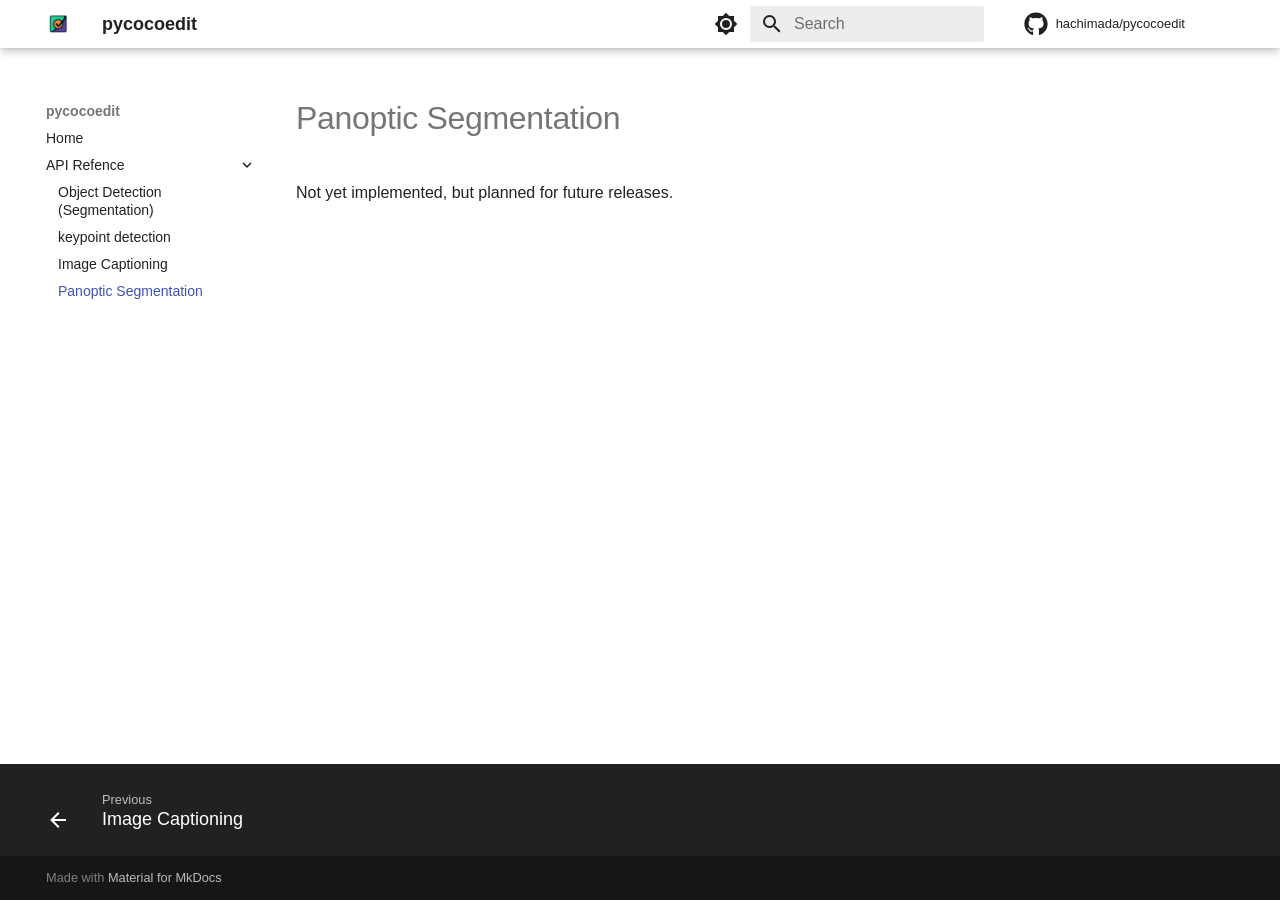
<file: api/panopticsegmentation/index.html>
<!doctype html>
<html lang="en" class="no-js">
  <head>
    
      <meta charset="utf-8">
      <meta name="viewport" content="width=device-width,initial-scale=1">
      
      
      
        <link rel="canonical" href="https://hachimada.github.io/pycocoedit/api/panopticsegmentation/">
      
      
        <link rel="prev" href="../imagecaptioning/">
      
      
      
      <link rel="icon" href="../../assets/pycocoedit.png">
      <meta name="generator" content="mkdocs-1.6.1, mkdocs-material-9.6.12">
    
    
      
        <title>Panoptic Segmentation - pycocoedit</title>
      
    
    
      <link rel="stylesheet" href="../../assets/stylesheets/main.2afb09e1.min.css">
      
        
        <link rel="stylesheet" href="../../assets/stylesheets/palette.06af60db.min.css">
      
      


    
    
      
    
    
      
        
        
        <link rel="preconnect" href="https://fonts.gstatic.com" crossorigin>
        <link rel="stylesheet" href="https://fonts.googleapis.com/css?family=Google+Sans:300,300i,400,400i,700,700i%7CRoboto+Mono:400,400i,700,700i&display=fallback">
        <style>:root{--md-text-font:"Google Sans";--md-code-font:"Roboto Mono"}</style>
      
    
    
      <link rel="stylesheet" href="../../assets/_mkdocstrings.css">
    
      <link rel="stylesheet" href="../../stylesheets/custom.css">
    
    <script>__md_scope=new URL("../..",location),__md_hash=e=>[...e].reduce(((e,_)=>(e<<5)-e+_.charCodeAt(0)),0),__md_get=(e,_=localStorage,t=__md_scope)=>JSON.parse(_.getItem(t.pathname+"."+e)),__md_set=(e,_,t=localStorage,a=__md_scope)=>{try{t.setItem(a.pathname+"."+e,JSON.stringify(_))}catch(e){}}</script>
    
      

    
    
    
  </head>
  
  
    
    
      
    
    
    
    
    <body dir="ltr" data-md-color-scheme="default" data-md-color-primary="white" data-md-color-accent="white">
  
    
    <input class="md-toggle" data-md-toggle="drawer" type="checkbox" id="__drawer" autocomplete="off">
    <input class="md-toggle" data-md-toggle="search" type="checkbox" id="__search" autocomplete="off">
    <label class="md-overlay" for="__drawer"></label>
    <div data-md-component="skip">
      
        
        <a href="#panoptic-segmentation" class="md-skip">
          Skip to content
        </a>
      
    </div>
    <div data-md-component="announce">
      
    </div>
    
    
      

  

<header class="md-header md-header--shadow" data-md-component="header">
  <nav class="md-header__inner md-grid" aria-label="Header">
    <a href="../.." title="pycocoedit" class="md-header__button md-logo" aria-label="pycocoedit" data-md-component="logo">
      
  <img src="../../assets/pycocoedit.png" alt="logo">

    </a>
    <label class="md-header__button md-icon" for="__drawer">
      
      <svg xmlns="http://www.w3.org/2000/svg" viewBox="0 0 24 24"><path d="M3 6h18v2H3zm0 5h18v2H3zm0 5h18v2H3z"/></svg>
    </label>
    <div class="md-header__title" data-md-component="header-title">
      <div class="md-header__ellipsis">
        <div class="md-header__topic">
          <span class="md-ellipsis">
            pycocoedit
          </span>
        </div>
        <div class="md-header__topic" data-md-component="header-topic">
          <span class="md-ellipsis">
            
              Panoptic Segmentation
            
          </span>
        </div>
      </div>
    </div>
    
      
        <form class="md-header__option" data-md-component="palette">
  
    
    
    
    <input class="md-option" data-md-color-media="" data-md-color-scheme="default" data-md-color-primary="white" data-md-color-accent="white"  aria-label="Switch to dark mode"  type="radio" name="__palette" id="__palette_0">
    
      <label class="md-header__button md-icon" title="Switch to dark mode" for="__palette_1" hidden>
        <svg xmlns="http://www.w3.org/2000/svg" viewBox="0 0 24 24"><path d="M12 8a4 4 0 0 0-4 4 4 4 0 0 0 4 4 4 4 0 0 0 4-4 4 4 0 0 0-4-4m0 10a6 6 0 0 1-6-6 6 6 0 0 1 6-6 6 6 0 0 1 6 6 6 6 0 0 1-6 6m8-9.31V4h-4.69L12 .69 8.69 4H4v4.69L.69 12 4 15.31V20h4.69L12 23.31 15.31 20H20v-4.69L23.31 12z"/></svg>
      </label>
    
  
    
    
    
    <input class="md-option" data-md-color-media="" data-md-color-scheme="slate" data-md-color-primary="white" data-md-color-accent="white"  aria-label="Switch to light mode"  type="radio" name="__palette" id="__palette_1">
    
      <label class="md-header__button md-icon" title="Switch to light mode" for="__palette_0" hidden>
        <svg xmlns="http://www.w3.org/2000/svg" viewBox="0 0 24 24"><path d="M12 18c-.89 0-1.74-.2-2.5-.55C11.56 16.5 13 14.42 13 12s-1.44-4.5-3.5-5.45C10.26 6.2 11.11 6 12 6a6 6 0 0 1 6 6 6 6 0 0 1-6 6m8-9.31V4h-4.69L12 .69 8.69 4H4v4.69L.69 12 4 15.31V20h4.69L12 23.31 15.31 20H20v-4.69L23.31 12z"/></svg>
      </label>
    
  
</form>
      
    
    
      <script>var palette=__md_get("__palette");if(palette&&palette.color){if("(prefers-color-scheme)"===palette.color.media){var media=matchMedia("(prefers-color-scheme: light)"),input=document.querySelector(media.matches?"[data-md-color-media='(prefers-color-scheme: light)']":"[data-md-color-media='(prefers-color-scheme: dark)']");palette.color.media=input.getAttribute("data-md-color-media"),palette.color.scheme=input.getAttribute("data-md-color-scheme"),palette.color.primary=input.getAttribute("data-md-color-primary"),palette.color.accent=input.getAttribute("data-md-color-accent")}for(var[key,value]of Object.entries(palette.color))document.body.setAttribute("data-md-color-"+key,value)}</script>
    
    
    
      
      
        <label class="md-header__button md-icon" for="__search">
          
          <svg xmlns="http://www.w3.org/2000/svg" viewBox="0 0 24 24"><path d="M9.5 3A6.5 6.5 0 0 1 16 9.5c0 1.61-.59 3.09-1.56 4.23l.27.27h.79l5 5-1.5 1.5-5-5v-.79l-.27-.27A6.52 6.52 0 0 1 9.5 16 6.5 6.5 0 0 1 3 9.5 6.5 6.5 0 0 1 9.5 3m0 2C7 5 5 7 5 9.5S7 14 9.5 14 14 12 14 9.5 12 5 9.5 5"/></svg>
        </label>
        <div class="md-search" data-md-component="search" role="dialog">
  <label class="md-search__overlay" for="__search"></label>
  <div class="md-search__inner" role="search">
    <form class="md-search__form" name="search">
      <input type="text" class="md-search__input" name="query" aria-label="Search" placeholder="Search" autocapitalize="off" autocorrect="off" autocomplete="off" spellcheck="false" data-md-component="search-query" required>
      <label class="md-search__icon md-icon" for="__search">
        
        <svg xmlns="http://www.w3.org/2000/svg" viewBox="0 0 24 24"><path d="M9.5 3A6.5 6.5 0 0 1 16 9.5c0 1.61-.59 3.09-1.56 4.23l.27.27h.79l5 5-1.5 1.5-5-5v-.79l-.27-.27A6.52 6.52 0 0 1 9.5 16 6.5 6.5 0 0 1 3 9.5 6.5 6.5 0 0 1 9.5 3m0 2C7 5 5 7 5 9.5S7 14 9.5 14 14 12 14 9.5 12 5 9.5 5"/></svg>
        
        <svg xmlns="http://www.w3.org/2000/svg" viewBox="0 0 24 24"><path d="M20 11v2H8l5.5 5.5-1.42 1.42L4.16 12l7.92-7.92L13.5 5.5 8 11z"/></svg>
      </label>
      <nav class="md-search__options" aria-label="Search">
        
        <button type="reset" class="md-search__icon md-icon" title="Clear" aria-label="Clear" tabindex="-1">
          
          <svg xmlns="http://www.w3.org/2000/svg" viewBox="0 0 24 24"><path d="M19 6.41 17.59 5 12 10.59 6.41 5 5 6.41 10.59 12 5 17.59 6.41 19 12 13.41 17.59 19 19 17.59 13.41 12z"/></svg>
        </button>
      </nav>
      
    </form>
    <div class="md-search__output">
      <div class="md-search__scrollwrap" tabindex="0" data-md-scrollfix>
        <div class="md-search-result" data-md-component="search-result">
          <div class="md-search-result__meta">
            Initializing search
          </div>
          <ol class="md-search-result__list" role="presentation"></ol>
        </div>
      </div>
    </div>
  </div>
</div>
      
    
    
      <div class="md-header__source">
        <a href="https://github.com/hachimada/pycocoedit" title="Go to repository" class="md-source" data-md-component="source">
  <div class="md-source__icon md-icon">
    
    <svg xmlns="http://www.w3.org/2000/svg" viewBox="0 0 496 512"><!--! Font Awesome Free 6.7.2 by @fontawesome - https://fontawesome.com License - https://fontawesome.com/license/free (Icons: CC BY 4.0, Fonts: SIL OFL 1.1, Code: MIT License) Copyright 2024 Fonticons, Inc.--><path d="M165.9 397.4c0 2-2.3 3.6-5.2 3.6-3.3.3-5.6-1.3-5.6-3.6 0-2 2.3-3.6 5.2-3.6 3-.3 5.6 1.3 5.6 3.6m-31.1-4.5c-.7 2 1.3 4.3 4.3 4.9 2.6 1 5.6 0 6.2-2s-1.3-4.3-4.3-5.2c-2.6-.7-5.5.3-6.2 2.3m44.2-1.7c-2.9.7-4.9 2.6-4.6 4.9.3 2 2.9 3.3 5.9 2.6 2.9-.7 4.9-2.6 4.6-4.6-.3-1.9-3-3.2-5.9-2.9M244.8 8C106.1 8 0 113.3 0 252c0 110.9 69.8 205.8 169.5 239.2 12.8 2.3 17.3-5.6 17.3-12.1 0-6.2-.3-40.4-.3-61.4 0 0-70 15-84.7-29.8 0 0-11.4-29.1-27.8-36.6 0 0-22.9-15.7 1.6-15.4 0 0 24.9 2 38.6 25.8 21.9 38.6 58.6 27.5 72.9 20.9 2.3-16 8.8-27.1 16-33.7-55.9-6.2-112.3-14.3-112.3-110.5 0-27.5 7.6-41.3 23.6-58.9-2.6-6.5-11.1-33.3 2.6-67.9 20.9-6.5 69 27 69 27 20-5.6 41.5-8.5 62.8-8.5s42.8 2.9 62.8 8.5c0 0 48.1-33.6 69-27 13.7 34.7 5.2 61.4 2.6 67.9 16 17.7 25.8 31.5 25.8 58.9 0 96.5-58.9 104.2-114.8 110.5 9.2 7.9 17 22.9 17 46.4 0 33.7-.3 75.4-.3 83.6 0 6.5 4.6 14.4 17.3 12.1C428.2 457.8 496 362.9 496 252 496 113.3 383.5 8 244.8 8M97.2 352.9c-1.3 1-1 3.3.7 5.2 1.6 1.6 3.9 2.3 5.2 1 1.3-1 1-3.3-.7-5.2-1.6-1.6-3.9-2.3-5.2-1m-10.8-8.1c-.7 1.3.3 2.9 2.3 3.9 1.6 1 3.6.7 4.3-.7.7-1.3-.3-2.9-2.3-3.9-2-.6-3.6-.3-4.3.7m32.4 35.6c-1.6 1.3-1 4.3 1.3 6.2 2.3 2.3 5.2 2.6 6.5 1 1.3-1.3.7-4.3-1.3-6.2-2.2-2.3-5.2-2.6-6.5-1m-11.4-14.7c-1.6 1-1.6 3.6 0 5.9s4.3 3.3 5.6 2.3c1.6-1.3 1.6-3.9 0-6.2-1.4-2.3-4-3.3-5.6-2"/></svg>
  </div>
  <div class="md-source__repository">
    hachimada/pycocoedit
  </div>
</a>
      </div>
    
  </nav>
  
</header>
    
    <div class="md-container" data-md-component="container">
      
      
        
          
        
      
      <main class="md-main" data-md-component="main">
        <div class="md-main__inner md-grid">
          
            
              
              <div class="md-sidebar md-sidebar--primary" data-md-component="sidebar" data-md-type="navigation" >
                <div class="md-sidebar__scrollwrap">
                  <div class="md-sidebar__inner">
                    



<nav class="md-nav md-nav--primary" aria-label="Navigation" data-md-level="0">
  <label class="md-nav__title" for="__drawer">
    <a href="../.." title="pycocoedit" class="md-nav__button md-logo" aria-label="pycocoedit" data-md-component="logo">
      
  <img src="../../assets/pycocoedit.png" alt="logo">

    </a>
    pycocoedit
  </label>
  
    <div class="md-nav__source">
      <a href="https://github.com/hachimada/pycocoedit" title="Go to repository" class="md-source" data-md-component="source">
  <div class="md-source__icon md-icon">
    
    <svg xmlns="http://www.w3.org/2000/svg" viewBox="0 0 496 512"><!--! Font Awesome Free 6.7.2 by @fontawesome - https://fontawesome.com License - https://fontawesome.com/license/free (Icons: CC BY 4.0, Fonts: SIL OFL 1.1, Code: MIT License) Copyright 2024 Fonticons, Inc.--><path d="M165.9 397.4c0 2-2.3 3.6-5.2 3.6-3.3.3-5.6-1.3-5.6-3.6 0-2 2.3-3.6 5.2-3.6 3-.3 5.6 1.3 5.6 3.6m-31.1-4.5c-.7 2 1.3 4.3 4.3 4.9 2.6 1 5.6 0 6.2-2s-1.3-4.3-4.3-5.2c-2.6-.7-5.5.3-6.2 2.3m44.2-1.7c-2.9.7-4.9 2.6-4.6 4.9.3 2 2.9 3.3 5.9 2.6 2.9-.7 4.9-2.6 4.6-4.6-.3-1.9-3-3.2-5.9-2.9M244.8 8C106.1 8 0 113.3 0 252c0 110.9 69.8 205.8 169.5 239.2 12.8 2.3 17.3-5.6 17.3-12.1 0-6.2-.3-40.4-.3-61.4 0 0-70 15-84.7-29.8 0 0-11.4-29.1-27.8-36.6 0 0-22.9-15.7 1.6-15.4 0 0 24.9 2 38.6 25.8 21.9 38.6 58.6 27.5 72.9 20.9 2.3-16 8.8-27.1 16-33.7-55.9-6.2-112.3-14.3-112.3-110.5 0-27.5 7.6-41.3 23.6-58.9-2.6-6.5-11.1-33.3 2.6-67.9 20.9-6.5 69 27 69 27 20-5.6 41.5-8.5 62.8-8.5s42.8 2.9 62.8 8.5c0 0 48.1-33.6 69-27 13.7 34.7 5.2 61.4 2.6 67.9 16 17.7 25.8 31.5 25.8 58.9 0 96.5-58.9 104.2-114.8 110.5 9.2 7.9 17 22.9 17 46.4 0 33.7-.3 75.4-.3 83.6 0 6.5 4.6 14.4 17.3 12.1C428.2 457.8 496 362.9 496 252 496 113.3 383.5 8 244.8 8M97.2 352.9c-1.3 1-1 3.3.7 5.2 1.6 1.6 3.9 2.3 5.2 1 1.3-1 1-3.3-.7-5.2-1.6-1.6-3.9-2.3-5.2-1m-10.8-8.1c-.7 1.3.3 2.9 2.3 3.9 1.6 1 3.6.7 4.3-.7.7-1.3-.3-2.9-2.3-3.9-2-.6-3.6-.3-4.3.7m32.4 35.6c-1.6 1.3-1 4.3 1.3 6.2 2.3 2.3 5.2 2.6 6.5 1 1.3-1.3.7-4.3-1.3-6.2-2.2-2.3-5.2-2.6-6.5-1m-11.4-14.7c-1.6 1-1.6 3.6 0 5.9s4.3 3.3 5.6 2.3c1.6-1.3 1.6-3.9 0-6.2-1.4-2.3-4-3.3-5.6-2"/></svg>
  </div>
  <div class="md-source__repository">
    hachimada/pycocoedit
  </div>
</a>
    </div>
  
  <ul class="md-nav__list" data-md-scrollfix>
    
      
      
  
  
  
  
    <li class="md-nav__item">
      <a href="../.." class="md-nav__link">
        
  
  
  <span class="md-ellipsis">
    Home
    
  </span>
  

      </a>
    </li>
  

    
      
      
  
  
    
  
  
  
    
    
      
        
      
        
      
        
      
        
      
    
    
    
    
    <li class="md-nav__item md-nav__item--active md-nav__item--nested">
      
        
        
        <input class="md-nav__toggle md-toggle " type="checkbox" id="__nav_2" checked>
        
          
          <label class="md-nav__link" for="__nav_2" id="__nav_2_label" tabindex="0">
            
  
  
  <span class="md-ellipsis">
    API Refence
    
  </span>
  

            <span class="md-nav__icon md-icon"></span>
          </label>
        
        <nav class="md-nav" data-md-level="1" aria-labelledby="__nav_2_label" aria-expanded="true">
          <label class="md-nav__title" for="__nav_2">
            <span class="md-nav__icon md-icon"></span>
            API Refence
          </label>
          <ul class="md-nav__list" data-md-scrollfix>
            
              
                
  
  
  
  
    <li class="md-nav__item">
      <a href="../objectdetection/" class="md-nav__link">
        
  
  
  <span class="md-ellipsis">
    Object Detection (Segmentation)
    
  </span>
  

      </a>
    </li>
  

              
            
              
                
  
  
  
  
    <li class="md-nav__item">
      <a href="../keypointdetection/" class="md-nav__link">
        
  
  
  <span class="md-ellipsis">
    keypoint detection
    
  </span>
  

      </a>
    </li>
  

              
            
              
                
  
  
  
  
    <li class="md-nav__item">
      <a href="../imagecaptioning/" class="md-nav__link">
        
  
  
  <span class="md-ellipsis">
    Image Captioning
    
  </span>
  

      </a>
    </li>
  

              
            
              
                
  
  
    
  
  
  
    <li class="md-nav__item md-nav__item--active">
      
      <input class="md-nav__toggle md-toggle" type="checkbox" id="__toc">
      
      
        
      
      
      <a href="./" class="md-nav__link md-nav__link--active">
        
  
  
  <span class="md-ellipsis">
    Panoptic Segmentation
    
  </span>
  

      </a>
      
    </li>
  

              
            
          </ul>
        </nav>
      
    </li>
  

    
  </ul>
</nav>
                  </div>
                </div>
              </div>
            
            
              
              <div class="md-sidebar md-sidebar--secondary" data-md-component="sidebar" data-md-type="toc" >
                <div class="md-sidebar__scrollwrap">
                  <div class="md-sidebar__inner">
                    

<nav class="md-nav md-nav--secondary" aria-label="Table of contents">
  
  
  
    
  
  
</nav>
                  </div>
                </div>
              </div>
            
          
          
            <div class="md-content" data-md-component="content">
              <article class="md-content__inner md-typeset">
                
                  


  
  


<h1 id="panoptic-segmentation">Panoptic Segmentation</h1>
<p>Not yet implemented, but planned for future releases.</p>












                
              </article>
            </div>
          
          
  <script>var tabs=__md_get("__tabs");if(Array.isArray(tabs))e:for(var set of document.querySelectorAll(".tabbed-set")){var labels=set.querySelector(".tabbed-labels");for(var tab of tabs)for(var label of labels.getElementsByTagName("label"))if(label.innerText.trim()===tab){var input=document.getElementById(label.htmlFor);input.checked=!0;continue e}}</script>

<script>var target=document.getElementById(location.hash.slice(1));target&&target.name&&(target.checked=target.name.startsWith("__tabbed_"))</script>
        </div>
        
          <button type="button" class="md-top md-icon" data-md-component="top" hidden>
  
  <svg xmlns="http://www.w3.org/2000/svg" viewBox="0 0 24 24"><path d="M13 20h-2V8l-5.5 5.5-1.42-1.42L12 4.16l7.92 7.92-1.42 1.42L13 8z"/></svg>
  Back to top
</button>
        
      </main>
      
        <footer class="md-footer">
  
    
      
      <nav class="md-footer__inner md-grid" aria-label="Footer" >
        
          
          <a href="../imagecaptioning/" class="md-footer__link md-footer__link--prev" aria-label="Previous: Image Captioning">
            <div class="md-footer__button md-icon">
              
              <svg xmlns="http://www.w3.org/2000/svg" viewBox="0 0 24 24"><path d="M20 11v2H8l5.5 5.5-1.42 1.42L4.16 12l7.92-7.92L13.5 5.5 8 11z"/></svg>
            </div>
            <div class="md-footer__title">
              <span class="md-footer__direction">
                Previous
              </span>
              <div class="md-ellipsis">
                Image Captioning
              </div>
            </div>
          </a>
        
        
      </nav>
    
  
  <div class="md-footer-meta md-typeset">
    <div class="md-footer-meta__inner md-grid">
      <div class="md-copyright">
  
  
    Made with
    <a href="https://squidfunk.github.io/mkdocs-material/" target="_blank" rel="noopener">
      Material for MkDocs
    </a>
  
</div>
      
    </div>
  </div>
</footer>
      
    </div>
    <div class="md-dialog" data-md-component="dialog">
      <div class="md-dialog__inner md-typeset"></div>
    </div>
    
      <div class="md-progress" data-md-component="progress" role="progressbar"></div>
    
    
    
      
      <script id="__config" type="application/json">{"base": "../..", "features": ["content.code.annotate", "content.code.copy", "content.tabs.link", "content.code.select", "navigation.instant", "navigation.instant.progress", "navigation.path", "navigation.top", "navigation.tracking", "navigation.indexes", "toc.follow", "navigation.footer"], "search": "../../assets/javascripts/workers/search.f8cc74c7.min.js", "tags": null, "translations": {"clipboard.copied": "Copied to clipboard", "clipboard.copy": "Copy to clipboard", "search.result.more.one": "1 more on this page", "search.result.more.other": "# more on this page", "search.result.none": "No matching documents", "search.result.one": "1 matching document", "search.result.other": "# matching documents", "search.result.placeholder": "Type to start searching", "search.result.term.missing": "Missing", "select.version": "Select version"}, "version": null}</script>
    
    
      <script src="../../assets/javascripts/bundle.c8b220af.min.js"></script>
      
    
  </body>
</html>
</file>
<file: assets/_mkdocstrings.css>
/* Avoid breaking parameter names, etc. in table cells. */
.doc-contents td code {
  word-break: normal !important;
}

/* No line break before first paragraph of descriptions. */
.doc-md-description,
.doc-md-description>p:first-child {
  display: inline;
}

/* Max width for docstring sections tables. */
.doc .md-typeset__table,
.doc .md-typeset__table table {
  display: table !important;
  width: 100%;
}

.doc .md-typeset__table tr {
  display: table-row;
}

/* Defaults in Spacy table style. */
.doc-param-default {
  float: right;
}

/* Parameter headings must be inline, not blocks. */
.doc-heading-parameter {
  display: inline;
}

/* Prefer space on the right, not the left of parameter permalinks. */
.doc-heading-parameter .headerlink {
  margin-left: 0 !important;
  margin-right: 0.2rem;
}

/* Backward-compatibility: docstring section titles in bold. */
.doc-section-title {
  font-weight: bold;
}

/* Backlinks crumb separator. */
.doc-backlink-crumb {
  display: inline-flex;
  gap: .2rem;
  white-space: nowrap;
  align-items: center;
  vertical-align: middle;
}
.doc-backlink-crumb:not(:first-child)::before {
  background-color: var(--md-default-fg-color--lighter);
  content: "";
  display: inline;
  height: 1rem;
  --md-path-icon: url('data:image/svg+xml;charset=utf-8,<svg xmlns="http://www.w3.org/2000/svg" viewBox="0 0 24 24"><path d="M8.59 16.58 13.17 12 8.59 7.41 10 6l6 6-6 6z"/></svg>');
  -webkit-mask-image: var(--md-path-icon);
  mask-image: var(--md-path-icon);
  width: 1rem;
}
.doc-backlink-crumb.last {
  font-weight: bold;
}

/* Symbols in Navigation and ToC. */
:root, :host,
[data-md-color-scheme="default"] {
  --doc-symbol-parameter-fg-color: #df50af;
  --doc-symbol-attribute-fg-color: #953800;
  --doc-symbol-function-fg-color: #8250df;
  --doc-symbol-method-fg-color: #8250df;
  --doc-symbol-class-fg-color: #0550ae;
  --doc-symbol-module-fg-color: #5cad0f;

  --doc-symbol-parameter-bg-color: #df50af1a;
  --doc-symbol-attribute-bg-color: #9538001a;
  --doc-symbol-function-bg-color: #8250df1a;
  --doc-symbol-method-bg-color: #8250df1a;
  --doc-symbol-class-bg-color: #0550ae1a;
  --doc-symbol-module-bg-color: #5cad0f1a;
}

[data-md-color-scheme="slate"] {
  --doc-symbol-parameter-fg-color: #ffa8cc;
  --doc-symbol-attribute-fg-color: #ffa657;
  --doc-symbol-function-fg-color: #d2a8ff;
  --doc-symbol-method-fg-color: #d2a8ff;
  --doc-symbol-class-fg-color: #79c0ff;
  --doc-symbol-module-fg-color: #baff79;

  --doc-symbol-parameter-bg-color: #ffa8cc1a;
  --doc-symbol-attribute-bg-color: #ffa6571a;
  --doc-symbol-function-bg-color: #d2a8ff1a;
  --doc-symbol-method-bg-color: #d2a8ff1a;
  --doc-symbol-class-bg-color: #79c0ff1a;
  --doc-symbol-module-bg-color: #baff791a;
}

code.doc-symbol {
  border-radius: .1rem;
  font-size: .85em;
  padding: 0 .3em;
  font-weight: bold;
}

code.doc-symbol-parameter,
a code.doc-symbol-parameter {
  color: var(--doc-symbol-parameter-fg-color);
  background-color: var(--doc-symbol-parameter-bg-color);
}

code.doc-symbol-parameter::after {
  content: "param";
}

code.doc-symbol-attribute,
a code.doc-symbol-attribute {
  color: var(--doc-symbol-attribute-fg-color);
  background-color: var(--doc-symbol-attribute-bg-color);
}

code.doc-symbol-attribute::after {
  content: "attr";
}

code.doc-symbol-function,
a code.doc-symbol-function {
  color: var(--doc-symbol-function-fg-color);
  background-color: var(--doc-symbol-function-bg-color);
}

code.doc-symbol-function::after {
  content: "func";
}

code.doc-symbol-method,
a code.doc-symbol-method {
  color: var(--doc-symbol-method-fg-color);
  background-color: var(--doc-symbol-method-bg-color);
}

code.doc-symbol-method::after {
  content: "meth";
}

code.doc-symbol-class,
a code.doc-symbol-class {
  color: var(--doc-symbol-class-fg-color);
  background-color: var(--doc-symbol-class-bg-color);
}

code.doc-symbol-class::after {
  content: "class";
}

code.doc-symbol-module,
a code.doc-symbol-module {
  color: var(--doc-symbol-module-fg-color);
  background-color: var(--doc-symbol-module-bg-color);
}

code.doc-symbol-module::after {
  content: "mod";
}

.doc-signature .autorefs {
  color: inherit;
  border-bottom: 1px dotted currentcolor;
}
</file>
<file: stylesheets/custom.css>
.centered-logo-text-group { display: inline-flex; align-items: center; gap: 1.5em; margin-bottom: 0.5em; vertical-align: middle; }
.centered-logo-text-group img { height: auto; }
.centered-logo-text-group h1 { margin: 0; text-align: left; }
.install-command-container { max-width: 600px; margin: 2.5em auto; padding: 1.5em 2em; background-color: var(--md-code-bg-color, #f5f5f5); border-radius: 8px; text-align: center; box-shadow: 0 3px 6px rgba(0,0,0,0.05); border-left: 5px solid var(--md-primary-fg-color, #526cfe); margin-top: 30px; }
.install-command-container p { font-size: 1.1em; color: var(--md-default-fg-color); margin-bottom: -10px; margin-top: -10px; }
.install-command-container p code { font-size: 1.1em; font-weight: 600; padding: 0.3em 0.6em; background-color: var(--md-code-fg-color--light); border-radius: 4px; display: inline-block; line-height: 1.4; }
</file>
<file: assets/stylesheets/main.2afb09e1.min.css>
@charset "UTF-8";html{-webkit-text-size-adjust:none;-moz-text-size-adjust:none;text-size-adjust:none;box-sizing:border-box}*,:after,:before{box-sizing:inherit}@media (prefers-reduced-motion){*,:after,:before{transition:none!important}}body{margin:0}a,button,input,label{-webkit-tap-highlight-color:transparent}a{color:inherit;text-decoration:none}hr{border:0;box-sizing:initial;display:block;height:.05rem;overflow:visible;padding:0}small{font-size:80%}sub,sup{line-height:1em}img{border-style:none}table{border-collapse:initial;border-spacing:0}td,th{font-weight:400;vertical-align:top}button{background:#0000;border:0;font-family:inherit;font-size:inherit;margin:0;padding:0}input{border:0;outline:none}:root{--md-primary-fg-color:#4051b5;--md-primary-fg-color--light:#5d6cc0;--md-primary-fg-color--dark:#303fa1;--md-primary-bg-color:#fff;--md-primary-bg-color--light:#ffffffb3;--md-accent-fg-color:#526cfe;--md-accent-fg-color--transparent:#526cfe1a;--md-accent-bg-color:#fff;--md-accent-bg-color--light:#ffffffb3}[data-md-color-scheme=default]{color-scheme:light}[data-md-color-scheme=default] img[src$="#gh-dark-mode-only"],[data-md-color-scheme=default] img[src$="#only-dark"]{display:none}:root,[data-md-color-scheme=default]{--md-hue:225deg;--md-default-fg-color:#000000de;--md-default-fg-color--light:#0000008a;--md-default-fg-color--lighter:#00000052;--md-default-fg-color--lightest:#00000012;--md-default-bg-color:#fff;--md-default-bg-color--light:#ffffffb3;--md-default-bg-color--lighter:#ffffff4d;--md-default-bg-color--lightest:#ffffff1f;--md-code-fg-color:#36464e;--md-code-bg-color:#f5f5f5;--md-code-hl-color:#4287ff;--md-code-hl-color--light:#4287ff1a;--md-code-hl-number-color:#d52a2a;--md-code-hl-special-color:#db1457;--md-code-hl-function-color:#a846b9;--md-code-hl-constant-color:#6e59d9;--md-code-hl-keyword-color:#3f6ec6;--md-code-hl-string-color:#1c7d4d;--md-code-hl-name-color:var(--md-code-fg-color);--md-code-hl-operator-color:var(--md-default-fg-color--light);--md-code-hl-punctuation-color:var(--md-default-fg-color--light);--md-code-hl-comment-color:var(--md-default-fg-color--light);--md-code-hl-generic-color:var(--md-default-fg-color--light);--md-code-hl-variable-color:var(--md-default-fg-color--light);--md-typeset-color:var(--md-default-fg-color);--md-typeset-a-color:var(--md-primary-fg-color);--md-typeset-del-color:#f5503d26;--md-typeset-ins-color:#0bd57026;--md-typeset-kbd-color:#fafafa;--md-typeset-kbd-accent-color:#fff;--md-typeset-kbd-border-color:#b8b8b8;--md-typeset-mark-color:#ffff0080;--md-typeset-table-color:#0000001f;--md-typeset-table-color--light:rgba(0,0,0,.035);--md-admonition-fg-color:var(--md-default-fg-color);--md-admonition-bg-color:var(--md-default-bg-color);--md-warning-fg-color:#000000de;--md-warning-bg-color:#ff9;--md-footer-fg-color:#fff;--md-footer-fg-color--light:#ffffffb3;--md-footer-fg-color--lighter:#ffffff73;--md-footer-bg-color:#000000de;--md-footer-bg-color--dark:#00000052;--md-shadow-z1:0 0.2rem 0.5rem #0000000d,0 0 0.05rem #0000001a;--md-shadow-z2:0 0.2rem 0.5rem #0000001a,0 0 0.05rem #00000040;--md-shadow-z3:0 0.2rem 0.5rem #0003,0 0 0.05rem #00000059}.md-icon svg{fill:currentcolor;display:block;height:1.2rem;width:1.2rem}body{-webkit-font-smoothing:antialiased;-moz-osx-font-smoothing:grayscale;--md-text-font-family:var(--md-text-font,_),-apple-system,BlinkMacSystemFont,Helvetica,Arial,sans-serif;--md-code-font-family:var(--md-code-font,_),SFMono-Regular,Consolas,Menlo,monospace}aside,body,input{font-feature-settings:"kern","liga";color:var(--md-typeset-color);font-family:var(--md-text-font-family)}code,kbd,pre{font-feature-settings:"kern";font-family:var(--md-code-font-family)}:root{--md-typeset-table-sort-icon:url('data:image/svg+xml;charset=utf-8,<svg xmlns="http://www.w3.org/2000/svg" viewBox="0 0 24 24"><path d="m18 21-4-4h3V7h-3l4-4 4 4h-3v10h3M2 19v-2h10v2M2 13v-2h7v2M2 7V5h4v2z"/></svg>');--md-typeset-table-sort-icon--asc:url('data:image/svg+xml;charset=utf-8,<svg xmlns="http://www.w3.org/2000/svg" viewBox="0 0 24 24"><path d="M19 17h3l-4 4-4-4h3V3h2M2 17h10v2H2M6 5v2H2V5m0 6h7v2H2z"/></svg>');--md-typeset-table-sort-icon--desc:url('data:image/svg+xml;charset=utf-8,<svg xmlns="http://www.w3.org/2000/svg" viewBox="0 0 24 24"><path d="M19 7h3l-4-4-4 4h3v14h2M2 17h10v2H2M6 5v2H2V5m0 6h7v2H2z"/></svg>')}.md-typeset{-webkit-print-color-adjust:exact;color-adjust:exact;font-size:.8rem;line-height:1.6;overflow-wrap:break-word}@media print{.md-typeset{font-size:.68rem}}.md-typeset blockquote,.md-typeset dl,.md-typeset figure,.md-typeset ol,.md-typeset pre,.md-typeset ul{margin-bottom:1em;margin-top:1em}.md-typeset h1{color:var(--md-default-fg-color--light);font-size:2em;line-height:1.3;margin:0 0 1.25em}.md-typeset h1,.md-typeset h2{font-weight:300;letter-spacing:-.01em}.md-typeset h2{font-size:1.5625em;line-height:1.4;margin:1.6em 0 .64em}.md-typeset h3{font-size:1.25em;font-weight:400;letter-spacing:-.01em;line-height:1.5;margin:1.6em 0 .8em}.md-typeset h2+h3{margin-top:.8em}.md-typeset h4{font-weight:700;letter-spacing:-.01em;margin:1em 0}.md-typeset h5,.md-typeset h6{color:var(--md-default-fg-color--light);font-size:.8em;font-weight:700;letter-spacing:-.01em;margin:1.25em 0}.md-typeset h5{text-transform:uppercase}.md-typeset h5 code{text-transform:none}.md-typeset hr{border-bottom:.05rem solid var(--md-default-fg-color--lightest);display:flow-root;margin:1.5em 0}.md-typeset a{color:var(--md-typeset-a-color);word-break:break-word}.md-typeset a,.md-typeset a:before{transition:color 125ms}.md-typeset a:focus,.md-typeset a:hover{color:var(--md-accent-fg-color)}.md-typeset a:focus code,.md-typeset a:hover code{background-color:var(--md-accent-fg-color--transparent)}.md-typeset a code{color:currentcolor;transition:background-color 125ms}.md-typeset a.focus-visible{outline-color:var(--md-accent-fg-color);outline-offset:.2rem}.md-typeset code,.md-typeset kbd,.md-typeset pre{color:var(--md-code-fg-color);direction:ltr;font-variant-ligatures:none}@media print{.md-typeset code,.md-typeset kbd,.md-typeset pre{white-space:pre-wrap}}.md-typeset code{background-color:var(--md-code-bg-color);border-radius:.1rem;-webkit-box-decoration-break:clone;box-decoration-break:clone;font-size:.85em;padding:0 .2941176471em;word-break:break-word}.md-typeset code:not(.focus-visible){-webkit-tap-highlight-color:transparent;outline:none}.md-typeset pre{display:flow-root;line-height:1.4;position:relative}.md-typeset pre>code{-webkit-box-decoration-break:slice;box-decoration-break:slice;box-shadow:none;display:block;margin:0;outline-color:var(--md-accent-fg-color);overflow:auto;padding:.7720588235em 1.1764705882em;scrollbar-color:var(--md-default-fg-color--lighter) #0000;scrollbar-width:thin;touch-action:auto;word-break:normal}.md-typeset pre>code:hover{scrollbar-color:var(--md-accent-fg-color) #0000}.md-typeset pre>code::-webkit-scrollbar{height:.2rem;width:.2rem}.md-typeset pre>code::-webkit-scrollbar-thumb{background-color:var(--md-default-fg-color--lighter)}.md-typeset pre>code::-webkit-scrollbar-thumb:hover{background-color:var(--md-accent-fg-color)}.md-typeset kbd{background-color:var(--md-typeset-kbd-color);border-radius:.1rem;box-shadow:0 .1rem 0 .05rem var(--md-typeset-kbd-border-color),0 .1rem 0 var(--md-typeset-kbd-border-color),0 -.1rem .2rem var(--md-typeset-kbd-accent-color) inset;color:var(--md-default-fg-color);display:inline-block;font-size:.75em;padding:0 .6666666667em;vertical-align:text-top;word-break:break-word}.md-typeset mark{background-color:var(--md-typeset-mark-color);-webkit-box-decoration-break:clone;box-decoration-break:clone;color:inherit;word-break:break-word}.md-typeset abbr{border-bottom:.05rem dotted var(--md-default-fg-color--light);cursor:help;text-decoration:none}.md-typeset small{opacity:.75}[dir=ltr] .md-typeset sub,[dir=ltr] .md-typeset sup{margin-left:.078125em}[dir=rtl] .md-typeset sub,[dir=rtl] .md-typeset sup{margin-right:.078125em}[dir=ltr] .md-typeset blockquote{padding-left:.6rem}[dir=rtl] .md-typeset blockquote{padding-right:.6rem}[dir=ltr] .md-typeset blockquote{border-left:.2rem solid var(--md-default-fg-color--lighter)}[dir=rtl] .md-typeset blockquote{border-right:.2rem solid var(--md-default-fg-color--lighter)}.md-typeset blockquote{color:var(--md-default-fg-color--light);margin-left:0;margin-right:0}.md-typeset ul{list-style-type:disc}.md-typeset ul[type]{list-style-type:revert-layer}[dir=ltr] .md-typeset ol,[dir=ltr] .md-typeset ul{margin-left:.625em}[dir=rtl] .md-typeset ol,[dir=rtl] .md-typeset ul{margin-right:.625em}.md-typeset ol,.md-typeset ul{padding:0}.md-typeset ol:not([hidden]),.md-typeset ul:not([hidden]){display:flow-root}.md-typeset ol ol,.md-typeset ul ol{list-style-type:lower-alpha}.md-typeset ol ol ol,.md-typeset ul ol ol{list-style-type:lower-roman}.md-typeset ol ol ol ol,.md-typeset ul ol ol ol{list-style-type:upper-alpha}.md-typeset ol ol ol ol ol,.md-typeset ul ol ol ol ol{list-style-type:upper-roman}.md-typeset ol[type],.md-typeset ul[type]{list-style-type:revert-layer}[dir=ltr] .md-typeset ol li,[dir=ltr] .md-typeset ul li{margin-left:1.25em}[dir=rtl] .md-typeset ol li,[dir=rtl] .md-typeset ul li{margin-right:1.25em}.md-typeset ol li,.md-typeset ul li{margin-bottom:.5em}.md-typeset ol li blockquote,.md-typeset ol li p,.md-typeset ul li blockquote,.md-typeset ul li p{margin:.5em 0}.md-typeset ol li:last-child,.md-typeset ul li:last-child{margin-bottom:0}[dir=ltr] .md-typeset ol li ol,[dir=ltr] .md-typeset ol li ul,[dir=ltr] .md-typeset ul li ol,[dir=ltr] .md-typeset ul li ul{margin-left:.625em}[dir=rtl] .md-typeset ol li ol,[dir=rtl] .md-typeset ol li ul,[dir=rtl] .md-typeset ul li ol,[dir=rtl] .md-typeset ul li ul{margin-right:.625em}.md-typeset ol li ol,.md-typeset ol li ul,.md-typeset ul li ol,.md-typeset ul li ul{margin-bottom:.5em;margin-top:.5em}[dir=ltr] .md-typeset dd{margin-left:1.875em}[dir=rtl] .md-typeset dd{margin-right:1.875em}.md-typeset dd{margin-bottom:1.5em;margin-top:1em}.md-typeset img,.md-typeset svg,.md-typeset video{height:auto;max-width:100%}.md-typeset img[align=left]{margin:1em 1em 1em 0}.md-typeset img[align=right]{margin:1em 0 1em 1em}.md-typeset img[align]:only-child{margin-top:0}.md-typeset figure{display:flow-root;margin:1em auto;max-width:100%;text-align:center;width:-moz-fit-content;width:fit-content}.md-typeset figure img{display:block;margin:0 auto}.md-typeset figcaption{font-style:italic;margin:1em auto;max-width:24rem}.md-typeset iframe{max-width:100%}.md-typeset table:not([class]){background-color:var(--md-default-bg-color);border:.05rem solid var(--md-typeset-table-color);border-radius:.1rem;display:inline-block;font-size:.64rem;max-width:100%;overflow:auto;touch-action:auto}@media print{.md-typeset table:not([class]){display:table}}.md-typeset table:not([class])+*{margin-top:1.5em}.md-typeset table:not([class]) td>:first-child,.md-typeset table:not([class]) th>:first-child{margin-top:0}.md-typeset table:not([class]) td>:last-child,.md-typeset table:not([class]) th>:last-child{margin-bottom:0}.md-typeset table:not([class]) td:not([align]),.md-typeset table:not([class]) th:not([align]){text-align:left}[dir=rtl] .md-typeset table:not([class]) td:not([align]),[dir=rtl] .md-typeset table:not([class]) th:not([align]){text-align:right}.md-typeset table:not([class]) th{font-weight:700;min-width:5rem;padding:.9375em 1.25em;vertical-align:top}.md-typeset table:not([class]) td{border-top:.05rem solid var(--md-typeset-table-color);padding:.9375em 1.25em;vertical-align:top}.md-typeset table:not([class]) tbody tr{transition:background-color 125ms}.md-typeset table:not([class]) tbody tr:hover{background-color:var(--md-typeset-table-color--light);box-shadow:0 .05rem 0 var(--md-default-bg-color) inset}.md-typeset table:not([class]) a{word-break:normal}.md-typeset table th[role=columnheader]{cursor:pointer}[dir=ltr] .md-typeset table th[role=columnheader]:after{margin-left:.5em}[dir=rtl] .md-typeset table th[role=columnheader]:after{margin-right:.5em}.md-typeset table th[role=columnheader]:after{content:"";display:inline-block;height:1.2em;-webkit-mask-image:var(--md-typeset-table-sort-icon);mask-image:var(--md-typeset-table-sort-icon);-webkit-mask-repeat:no-repeat;mask-repeat:no-repeat;-webkit-mask-size:contain;mask-size:contain;transition:background-color 125ms;vertical-align:text-bottom;width:1.2em}.md-typeset table th[role=columnheader]:hover:after{background-color:var(--md-default-fg-color--lighter)}.md-typeset table th[role=columnheader][aria-sort=ascending]:after{background-color:var(--md-default-fg-color--light);-webkit-mask-image:var(--md-typeset-table-sort-icon--asc);mask-image:var(--md-typeset-table-sort-icon--asc)}.md-typeset table th[role=columnheader][aria-sort=descending]:after{background-color:var(--md-default-fg-color--light);-webkit-mask-image:var(--md-typeset-table-sort-icon--desc);mask-image:var(--md-typeset-table-sort-icon--desc)}.md-typeset__scrollwrap{margin:1em -.8rem;overflow-x:auto;touch-action:auto}.md-typeset__table{display:inline-block;margin-bottom:.5em;padding:0 .8rem}@media print{.md-typeset__table{display:block}}html .md-typeset__table table{display:table;margin:0;overflow:hidden;width:100%}@media screen and (max-width:44.984375em){.md-content__inner>pre{margin:1em -.8rem}.md-content__inner>pre code{border-radius:0}}.md-typeset .md-author{border-radius:100%;display:block;flex-shrink:0;height:1.6rem;overflow:hidden;position:relative;transition:color 125ms,transform 125ms;width:1.6rem}.md-typeset .md-author img{display:block}.md-typeset .md-author--more{background:var(--md-default-fg-color--lightest);color:var(--md-default-fg-color--lighter);font-size:.6rem;font-weight:700;line-height:1.6rem;text-align:center}.md-typeset .md-author--long{height:2.4rem;width:2.4rem}.md-typeset a.md-author{transform:scale(1)}.md-typeset a.md-author img{border-radius:100%;filter:grayscale(100%) opacity(75%);transition:filter 125ms}.md-typeset a.md-author:focus,.md-typeset a.md-author:hover{transform:scale(1.1);z-index:1}.md-typeset a.md-author:focus img,.md-typeset a.md-author:hover img{filter:grayscale(0)}.md-banner{background-color:var(--md-footer-bg-color);color:var(--md-footer-fg-color);overflow:auto}@media print{.md-banner{display:none}}.md-banner--warning{background-color:var(--md-warning-bg-color);color:var(--md-warning-fg-color)}.md-banner__inner{font-size:.7rem;margin:.6rem auto;padding:0 .8rem}[dir=ltr] .md-banner__button{float:right}[dir=rtl] .md-banner__button{float:left}.md-banner__button{color:inherit;cursor:pointer;transition:opacity .25s}.no-js .md-banner__button{display:none}.md-banner__button:hover{opacity:.7}html{font-size:125%;height:100%;overflow-x:hidden}@media screen and (min-width:100em){html{font-size:137.5%}}@media screen and (min-width:125em){html{font-size:150%}}body{background-color:var(--md-default-bg-color);display:flex;flex-direction:column;font-size:.5rem;min-height:100%;position:relative;width:100%}@media print{body{display:block}}@media screen and (max-width:59.984375em){body[data-md-scrolllock]{position:fixed}}.md-grid{margin-left:auto;margin-right:auto;max-width:61rem}.md-container{display:flex;flex-direction:column;flex-grow:1}@media print{.md-container{display:block}}.md-main{flex-grow:1}.md-main__inner{display:flex;height:100%;margin-top:1.5rem}.md-ellipsis{overflow:hidden;text-overflow:ellipsis}.md-toggle{display:none}.md-option{height:0;opacity:0;position:absolute;width:0}.md-option:checked+label:not([hidden]){display:block}.md-option.focus-visible+label{outline-color:var(--md-accent-fg-color);outline-style:auto}.md-skip{background-color:var(--md-default-fg-color);border-radius:.1rem;color:var(--md-default-bg-color);font-size:.64rem;margin:.5rem;opacity:0;outline-color:var(--md-accent-fg-color);padding:.3rem .5rem;position:fixed;transform:translateY(.4rem);z-index:-1}.md-skip:focus{opacity:1;transform:translateY(0);transition:transform .25s cubic-bezier(.4,0,.2,1),opacity 175ms 75ms;z-index:10}@page{margin:25mm}:root{--md-clipboard-icon:url('data:image/svg+xml;charset=utf-8,<svg xmlns="http://www.w3.org/2000/svg" viewBox="0 0 24 24"><path d="M19 21H8V7h11m0-2H8a2 2 0 0 0-2 2v14a2 2 0 0 0 2 2h11a2 2 0 0 0 2-2V7a2 2 0 0 0-2-2m-3-4H4a2 2 0 0 0-2 2v14h2V3h12z"/></svg>')}.md-clipboard{border-radius:.1rem;color:var(--md-default-fg-color--lightest);cursor:pointer;height:1.5em;outline-color:var(--md-accent-fg-color);outline-offset:.1rem;position:absolute;right:.5em;top:.5em;transition:color .25s;width:1.5em;z-index:1}@media print{.md-clipboard{display:none}}.md-clipboard:not(.focus-visible){-webkit-tap-highlight-color:transparent;outline:none}:hover>.md-clipboard{color:var(--md-default-fg-color--light)}.md-clipboard:focus,.md-clipboard:hover{color:var(--md-accent-fg-color)}.md-clipboard:after{background-color:currentcolor;content:"";display:block;height:1.125em;margin:0 auto;-webkit-mask-image:var(--md-clipboard-icon);mask-image:var(--md-clipboard-icon);-webkit-mask-position:center;mask-position:center;-webkit-mask-repeat:no-repeat;mask-repeat:no-repeat;-webkit-mask-size:contain;mask-size:contain;width:1.125em}.md-clipboard--inline{cursor:pointer}.md-clipboard--inline code{transition:color .25s,background-color .25s}.md-clipboard--inline:focus code,.md-clipboard--inline:hover code{background-color:var(--md-accent-fg-color--transparent);color:var(--md-accent-fg-color)}.md-typeset .md-code__content{display:grid}@keyframes consent{0%{opacity:0;transform:translateY(100%)}to{opacity:1;transform:translateY(0)}}@keyframes overlay{0%{opacity:0}to{opacity:1}}.md-consent__overlay{animation:overlay .25s both;-webkit-backdrop-filter:blur(.1rem);backdrop-filter:blur(.1rem);background-color:#0000008a;height:100%;opacity:1;position:fixed;top:0;width:100%;z-index:5}.md-consent__inner{animation:consent .5s cubic-bezier(.1,.7,.1,1) both;background-color:var(--md-default-bg-color);border:0;border-radius:.1rem;bottom:0;box-shadow:0 0 .2rem #0000001a,0 .2rem .4rem #0003;max-height:100%;overflow:auto;padding:0;position:fixed;width:100%;z-index:5}.md-consent__form{padding:.8rem}.md-consent__settings{display:none;margin:1em 0}input:checked+.md-consent__settings{display:block}.md-consent__controls{margin-bottom:.8rem}.md-typeset .md-consent__controls .md-button{display:inline}@media screen and (max-width:44.984375em){.md-typeset .md-consent__controls .md-button{display:block;margin-top:.4rem;text-align:center;width:100%}}.md-consent label{cursor:pointer}.md-content{flex-grow:1;min-width:0}.md-content__inner{margin:0 .8rem 1.2rem;padding-top:.6rem}@media screen and (min-width:76.25em){[dir=ltr] .md-sidebar--primary:not([hidden])~.md-content>.md-content__inner{margin-left:1.2rem}[dir=ltr] .md-sidebar--secondary:not([hidden])~.md-content>.md-content__inner,[dir=rtl] .md-sidebar--primary:not([hidden])~.md-content>.md-content__inner{margin-right:1.2rem}[dir=rtl] .md-sidebar--secondary:not([hidden])~.md-content>.md-content__inner{margin-left:1.2rem}}.md-content__inner:before{content:"";display:block;height:.4rem}.md-content__inner>:last-child{margin-bottom:0}[dir=ltr] .md-content__button{float:right}[dir=rtl] .md-content__button{float:left}[dir=ltr] .md-content__button{margin-left:.4rem}[dir=rtl] .md-content__button{margin-right:.4rem}.md-content__button{margin:.4rem 0;padding:0}@media print{.md-content__button{display:none}}.md-typeset .md-content__button{color:var(--md-default-fg-color--lighter)}.md-content__button svg{display:inline;vertical-align:top}[dir=rtl] .md-content__button svg{transform:scaleX(-1)}[dir=ltr] .md-dialog{right:.8rem}[dir=rtl] .md-dialog{left:.8rem}.md-dialog{background-color:var(--md-default-fg-color);border-radius:.1rem;bottom:.8rem;box-shadow:var(--md-shadow-z3);min-width:11.1rem;opacity:0;padding:.4rem .6rem;pointer-events:none;position:fixed;transform:translateY(100%);transition:transform 0ms .4s,opacity .4s;z-index:4}@media print{.md-dialog{display:none}}.md-dialog--active{opacity:1;pointer-events:auto;transform:translateY(0);transition:transform .4s cubic-bezier(.075,.85,.175,1),opacity .4s}.md-dialog__inner{color:var(--md-default-bg-color);font-size:.7rem}.md-feedback{margin:2em 0 1em;text-align:center}.md-feedback fieldset{border:none;margin:0;padding:0}.md-feedback__title{font-weight:700;margin:1em auto}.md-feedback__inner{position:relative}.md-feedback__list{display:flex;flex-wrap:wrap;place-content:baseline center;position:relative}.md-feedback__list:hover .md-icon:not(:disabled){color:var(--md-default-fg-color--lighter)}:disabled .md-feedback__list{min-height:1.8rem}.md-feedback__icon{color:var(--md-default-fg-color--light);cursor:pointer;flex-shrink:0;margin:0 .1rem;transition:color 125ms}.md-feedback__icon:not(:disabled).md-icon:hover{color:var(--md-accent-fg-color)}.md-feedback__icon:disabled{color:var(--md-default-fg-color--lightest);pointer-events:none}.md-feedback__note{opacity:0;position:relative;transform:translateY(.4rem);transition:transform .4s cubic-bezier(.1,.7,.1,1),opacity .15s}.md-feedback__note>*{margin:0 auto;max-width:16rem}:disabled .md-feedback__note{opacity:1;transform:translateY(0)}@media print{.md-feedback{display:none}}.md-footer{background-color:var(--md-footer-bg-color);color:var(--md-footer-fg-color)}@media print{.md-footer{display:none}}.md-footer__inner{justify-content:space-between;overflow:auto;padding:.2rem}.md-footer__inner:not([hidden]){display:flex}.md-footer__link{align-items:end;display:flex;flex-grow:0.01;margin-bottom:.4rem;margin-top:1rem;max-width:100%;outline-color:var(--md-accent-fg-color);overflow:hidden;transition:opacity .25s}.md-footer__link:focus,.md-footer__link:hover{opacity:.7}[dir=rtl] .md-footer__link svg{transform:scaleX(-1)}@media screen and (max-width:44.984375em){.md-footer__link--prev{flex-shrink:0}.md-footer__link--prev .md-footer__title{display:none}}[dir=ltr] .md-footer__link--next{margin-left:auto}[dir=rtl] .md-footer__link--next{margin-right:auto}.md-footer__link--next{text-align:right}[dir=rtl] .md-footer__link--next{text-align:left}.md-footer__title{flex-grow:1;font-size:.9rem;margin-bottom:.7rem;max-width:calc(100% - 2.4rem);padding:0 1rem;white-space:nowrap}.md-footer__button{margin:.2rem;padding:.4rem}.md-footer__direction{font-size:.64rem;opacity:.7}.md-footer-meta{background-color:var(--md-footer-bg-color--dark)}.md-footer-meta__inner{display:flex;flex-wrap:wrap;justify-content:space-between;padding:.2rem}html .md-footer-meta.md-typeset a{color:var(--md-footer-fg-color--light)}html .md-footer-meta.md-typeset a:focus,html .md-footer-meta.md-typeset a:hover{color:var(--md-footer-fg-color)}.md-copyright{color:var(--md-footer-fg-color--lighter);font-size:.64rem;margin:auto .6rem;padding:.4rem 0;width:100%}@media screen and (min-width:45em){.md-copyright{width:auto}}.md-copyright__highlight{color:var(--md-footer-fg-color--light)}.md-social{display:inline-flex;gap:.2rem;margin:0 .4rem;padding:.2rem 0 .6rem}@media screen and (min-width:45em){.md-social{padding:.6rem 0}}.md-social__link{display:inline-block;height:1.6rem;text-align:center;width:1.6rem}.md-social__link:before{line-height:1.9}.md-social__link svg{fill:currentcolor;max-height:.8rem;vertical-align:-25%}.md-typeset .md-button{border:.1rem solid;border-radius:.1rem;color:var(--md-primary-fg-color);cursor:pointer;display:inline-block;font-weight:700;padding:.625em 2em;transition:color 125ms,background-color 125ms,border-color 125ms}.md-typeset .md-button--primary{background-color:var(--md-primary-fg-color);border-color:var(--md-primary-fg-color);color:var(--md-primary-bg-color)}.md-typeset .md-button:focus,.md-typeset .md-button:hover{background-color:var(--md-accent-fg-color);border-color:var(--md-accent-fg-color);color:var(--md-accent-bg-color)}[dir=ltr] .md-typeset .md-input{border-top-left-radius:.1rem}[dir=ltr] .md-typeset .md-input,[dir=rtl] .md-typeset .md-input{border-top-right-radius:.1rem}[dir=rtl] .md-typeset .md-input{border-top-left-radius:.1rem}.md-typeset .md-input{border-bottom:.1rem solid var(--md-default-fg-color--lighter);box-shadow:var(--md-shadow-z1);font-size:.8rem;height:1.8rem;padding:0 .6rem;transition:border .25s,box-shadow .25s}.md-typeset .md-input:focus,.md-typeset .md-input:hover{border-bottom-color:var(--md-accent-fg-color);box-shadow:var(--md-shadow-z2)}.md-typeset .md-input--stretch{width:100%}.md-header{background-color:var(--md-primary-fg-color);box-shadow:0 0 .2rem #0000,0 .2rem .4rem #0000;color:var(--md-primary-bg-color);display:block;left:0;position:sticky;right:0;top:0;z-index:4}@media print{.md-header{display:none}}.md-header[hidden]{transform:translateY(-100%);transition:transform .25s cubic-bezier(.8,0,.6,1),box-shadow .25s}.md-header--shadow{box-shadow:0 0 .2rem #0000001a,0 .2rem .4rem #0003;transition:transform .25s cubic-bezier(.1,.7,.1,1),box-shadow .25s}.md-header__inner{align-items:center;display:flex;padding:0 .2rem}.md-header__button{color:currentcolor;cursor:pointer;margin:.2rem;outline-color:var(--md-accent-fg-color);padding:.4rem;position:relative;transition:opacity .25s;vertical-align:middle;z-index:1}.md-header__button:hover{opacity:.7}.md-header__button:not([hidden]){display:inline-block}.md-header__button:not(.focus-visible){-webkit-tap-highlight-color:transparent;outline:none}.md-header__button.md-logo{margin:.2rem;padding:.4rem}@media screen and (max-width:76.234375em){.md-header__button.md-logo{display:none}}.md-header__button.md-logo img,.md-header__button.md-logo svg{fill:currentcolor;display:block;height:1.2rem;width:auto}@media screen and (min-width:60em){.md-header__button[for=__search]{display:none}}.no-js .md-header__button[for=__search]{display:none}[dir=rtl] .md-header__button[for=__search] svg{transform:scaleX(-1)}@media screen and (min-width:76.25em){.md-header__button[for=__drawer]{display:none}}.md-header__topic{display:flex;max-width:100%;position:absolute;transition:transform .4s cubic-bezier(.1,.7,.1,1),opacity .15s;white-space:nowrap}.md-header__topic+.md-header__topic{opacity:0;pointer-events:none;transform:translateX(1.25rem);transition:transform .4s cubic-bezier(1,.7,.1,.1),opacity .15s;z-index:-1}[dir=rtl] .md-header__topic+.md-header__topic{transform:translateX(-1.25rem)}.md-header__topic:first-child{font-weight:700}[dir=ltr] .md-header__title{margin-left:1rem;margin-right:.4rem}[dir=rtl] .md-header__title{margin-left:.4rem;margin-right:1rem}.md-header__title{flex-grow:1;font-size:.9rem;height:2.4rem;line-height:2.4rem}.md-header__title--active .md-header__topic{opacity:0;pointer-events:none;transform:translateX(-1.25rem);transition:transform .4s cubic-bezier(1,.7,.1,.1),opacity .15s;z-index:-1}[dir=rtl] .md-header__title--active .md-header__topic{transform:translateX(1.25rem)}.md-header__title--active .md-header__topic+.md-header__topic{opacity:1;pointer-events:auto;transform:translateX(0);transition:transform .4s cubic-bezier(.1,.7,.1,1),opacity .15s;z-index:0}.md-header__title>.md-header__ellipsis{height:100%;position:relative;width:100%}.md-header__option{display:flex;flex-shrink:0;max-width:100%;transition:max-width 0ms .25s,opacity .25s .25s;white-space:nowrap}[data-md-toggle=search]:checked~.md-header .md-header__option{max-width:0;opacity:0;transition:max-width 0ms,opacity 0ms}.md-header__option>input{bottom:0}.md-header__source{display:none}@media screen and (min-width:60em){[dir=ltr] .md-header__source{margin-left:1rem}[dir=rtl] .md-header__source{margin-right:1rem}.md-header__source{display:block;max-width:11.7rem;width:11.7rem}}@media screen and (min-width:76.25em){[dir=ltr] .md-header__source{margin-left:1.4rem}[dir=rtl] .md-header__source{margin-right:1.4rem}}.md-meta{color:var(--md-default-fg-color--light);font-size:.7rem;line-height:1.3}.md-meta__list{display:inline-flex;flex-wrap:wrap;list-style:none;margin:0;padding:0}.md-meta__item:not(:last-child):after{content:"·";margin-left:.2rem;margin-right:.2rem}.md-meta__link{color:var(--md-typeset-a-color)}.md-meta__link:focus,.md-meta__link:hover{color:var(--md-accent-fg-color)}.md-draft{background-color:#ff1744;border-radius:.125em;color:#fff;display:inline-block;font-weight:700;padding-left:.5714285714em;padding-right:.5714285714em}:root{--md-nav-icon--prev:url('data:image/svg+xml;charset=utf-8,<svg xmlns="http://www.w3.org/2000/svg" viewBox="0 0 24 24"><path d="M20 11v2H8l5.5 5.5-1.42 1.42L4.16 12l7.92-7.92L13.5 5.5 8 11z"/></svg>');--md-nav-icon--next:url('data:image/svg+xml;charset=utf-8,<svg xmlns="http://www.w3.org/2000/svg" viewBox="0 0 24 24"><path d="M8.59 16.58 13.17 12 8.59 7.41 10 6l6 6-6 6z"/></svg>');--md-toc-icon:url('data:image/svg+xml;charset=utf-8,<svg xmlns="http://www.w3.org/2000/svg" viewBox="0 0 24 24"><path d="M3 9h14V7H3zm0 4h14v-2H3zm0 4h14v-2H3zm16 0h2v-2h-2zm0-10v2h2V7zm0 6h2v-2h-2z"/></svg>')}.md-nav{font-size:.7rem;line-height:1.3}.md-nav__title{color:var(--md-default-fg-color--light);display:block;font-weight:700;overflow:hidden;padding:0 .6rem;text-overflow:ellipsis}.md-nav__title .md-nav__button{display:none}.md-nav__title .md-nav__button img{height:100%;width:auto}.md-nav__title .md-nav__button.md-logo img,.md-nav__title .md-nav__button.md-logo svg{fill:currentcolor;display:block;height:2.4rem;max-width:100%;object-fit:contain;width:auto}.md-nav__list{list-style:none;margin:0;padding:0}.md-nav__link{align-items:flex-start;display:flex;gap:.4rem;margin-top:.625em;scroll-snap-align:start;transition:color 125ms}.md-nav__link--passed{color:var(--md-default-fg-color--light)}.md-nav__item .md-nav__link--active,.md-nav__item .md-nav__link--active code{color:var(--md-typeset-a-color)}.md-nav__link .md-ellipsis{position:relative}[dir=ltr] .md-nav__link .md-icon:last-child{margin-left:auto}[dir=rtl] .md-nav__link .md-icon:last-child{margin-right:auto}.md-nav__link svg{fill:currentcolor;flex-shrink:0;height:1.3em;position:relative}.md-nav__link[for]:focus,.md-nav__link[for]:hover,.md-nav__link[href]:focus,.md-nav__link[href]:hover{color:var(--md-accent-fg-color);cursor:pointer}.md-nav__link.focus-visible{outline-color:var(--md-accent-fg-color);outline-offset:.2rem}.md-nav--primary .md-nav__link[for=__toc]{display:none}.md-nav--primary .md-nav__link[for=__toc] .md-icon:after{background-color:currentcolor;display:block;height:100%;-webkit-mask-image:var(--md-toc-icon);mask-image:var(--md-toc-icon);width:100%}.md-nav--primary .md-nav__link[for=__toc]~.md-nav{display:none}.md-nav__container>.md-nav__link{margin-top:0}.md-nav__container>.md-nav__link:first-child{flex-grow:1;min-width:0}.md-nav__icon{flex-shrink:0}.md-nav__source{display:none}@media screen and (max-width:76.234375em){.md-nav--primary,.md-nav--primary .md-nav{background-color:var(--md-default-bg-color);display:flex;flex-direction:column;height:100%;left:0;position:absolute;right:0;top:0;z-index:1}.md-nav--primary .md-nav__item,.md-nav--primary .md-nav__title{font-size:.8rem;line-height:1.5}.md-nav--primary .md-nav__title{background-color:var(--md-default-fg-color--lightest);color:var(--md-default-fg-color--light);cursor:pointer;height:5.6rem;line-height:2.4rem;padding:3rem .8rem .2rem;position:relative;white-space:nowrap}[dir=ltr] .md-nav--primary .md-nav__title .md-nav__icon{left:.4rem}[dir=rtl] .md-nav--primary .md-nav__title .md-nav__icon{right:.4rem}.md-nav--primary .md-nav__title .md-nav__icon{display:block;height:1.2rem;margin:.2rem;position:absolute;top:.4rem;width:1.2rem}.md-nav--primary .md-nav__title .md-nav__icon:after{background-color:currentcolor;content:"";display:block;height:100%;-webkit-mask-image:var(--md-nav-icon--prev);mask-image:var(--md-nav-icon--prev);-webkit-mask-position:center;mask-position:center;-webkit-mask-repeat:no-repeat;mask-repeat:no-repeat;-webkit-mask-size:contain;mask-size:contain;width:100%}.md-nav--primary .md-nav__title~.md-nav__list{background-color:var(--md-default-bg-color);box-shadow:0 .05rem 0 var(--md-default-fg-color--lightest) inset;overflow-y:auto;scroll-snap-type:y mandatory;touch-action:pan-y}.md-nav--primary .md-nav__title~.md-nav__list>:first-child{border-top:0}.md-nav--primary .md-nav__title[for=__drawer]{background-color:var(--md-primary-fg-color);color:var(--md-primary-bg-color);font-weight:700}.md-nav--primary .md-nav__title .md-logo{display:block;left:.2rem;margin:.2rem;padding:.4rem;position:absolute;right:.2rem;top:.2rem}.md-nav--primary .md-nav__list{flex:1}.md-nav--primary .md-nav__item{border-top:.05rem solid var(--md-default-fg-color--lightest)}.md-nav--primary .md-nav__item--active>.md-nav__link{color:var(--md-typeset-a-color)}.md-nav--primary .md-nav__item--active>.md-nav__link:focus,.md-nav--primary .md-nav__item--active>.md-nav__link:hover{color:var(--md-accent-fg-color)}.md-nav--primary .md-nav__link{margin-top:0;padding:.6rem .8rem}.md-nav--primary .md-nav__link svg{margin-top:.1em}.md-nav--primary .md-nav__link>.md-nav__link{padding:0}[dir=ltr] .md-nav--primary .md-nav__link .md-nav__icon{margin-right:-.2rem}[dir=rtl] .md-nav--primary .md-nav__link .md-nav__icon{margin-left:-.2rem}.md-nav--primary .md-nav__link .md-nav__icon{font-size:1.2rem;height:1.2rem;width:1.2rem}.md-nav--primary .md-nav__link .md-nav__icon:after{background-color:currentcolor;content:"";display:block;height:100%;-webkit-mask-image:var(--md-nav-icon--next);mask-image:var(--md-nav-icon--next);-webkit-mask-position:center;mask-position:center;-webkit-mask-repeat:no-repeat;mask-repeat:no-repeat;-webkit-mask-size:contain;mask-size:contain;width:100%}[dir=rtl] .md-nav--primary .md-nav__icon:after{transform:scale(-1)}.md-nav--primary .md-nav--secondary .md-nav{background-color:initial;position:static}[dir=ltr] .md-nav--primary .md-nav--secondary .md-nav .md-nav__link{padding-left:1.4rem}[dir=rtl] .md-nav--primary .md-nav--secondary .md-nav .md-nav__link{padding-right:1.4rem}[dir=ltr] .md-nav--primary .md-nav--secondary .md-nav .md-nav .md-nav__link{padding-left:2rem}[dir=rtl] .md-nav--primary .md-nav--secondary .md-nav .md-nav .md-nav__link{padding-right:2rem}[dir=ltr] .md-nav--primary .md-nav--secondary .md-nav .md-nav .md-nav .md-nav__link{padding-left:2.6rem}[dir=rtl] .md-nav--primary .md-nav--secondary .md-nav .md-nav .md-nav .md-nav__link{padding-right:2.6rem}[dir=ltr] .md-nav--primary .md-nav--secondary .md-nav .md-nav .md-nav .md-nav .md-nav__link{padding-left:3.2rem}[dir=rtl] .md-nav--primary .md-nav--secondary .md-nav .md-nav .md-nav .md-nav .md-nav__link{padding-right:3.2rem}.md-nav--secondary{background-color:initial}.md-nav__toggle~.md-nav{display:flex;opacity:0;transform:translateX(100%);transition:transform .25s cubic-bezier(.8,0,.6,1),opacity 125ms 50ms}[dir=rtl] .md-nav__toggle~.md-nav{transform:translateX(-100%)}.md-nav__toggle:checked~.md-nav{opacity:1;transform:translateX(0);transition:transform .25s cubic-bezier(.4,0,.2,1),opacity 125ms 125ms}.md-nav__toggle:checked~.md-nav>.md-nav__list{-webkit-backface-visibility:hidden;backface-visibility:hidden}}@media screen and (max-width:59.984375em){.md-nav--primary .md-nav__link[for=__toc]{display:flex}.md-nav--primary .md-nav__link[for=__toc] .md-icon:after{content:""}.md-nav--primary .md-nav__link[for=__toc]+.md-nav__link{display:none}.md-nav--primary .md-nav__link[for=__toc]~.md-nav{display:flex}.md-nav__source{background-color:var(--md-primary-fg-color--dark);color:var(--md-primary-bg-color);display:block;padding:0 .2rem}}@media screen and (min-width:60em) and (max-width:76.234375em){.md-nav--integrated .md-nav__link[for=__toc]{display:flex}.md-nav--integrated .md-nav__link[for=__toc] .md-icon:after{content:""}.md-nav--integrated .md-nav__link[for=__toc]+.md-nav__link{display:none}.md-nav--integrated .md-nav__link[for=__toc]~.md-nav{display:flex}}@media screen and (min-width:60em){.md-nav{margin-bottom:-.4rem}.md-nav--secondary .md-nav__title{background:var(--md-default-bg-color);box-shadow:0 0 .4rem .4rem var(--md-default-bg-color);position:sticky;top:0;z-index:1}.md-nav--secondary .md-nav__title[for=__toc]{scroll-snap-align:start}.md-nav--secondary .md-nav__title .md-nav__icon{display:none}[dir=ltr] .md-nav--secondary .md-nav__list{padding-left:.6rem}[dir=rtl] .md-nav--secondary .md-nav__list{padding-right:.6rem}.md-nav--secondary .md-nav__list{padding-bottom:.4rem}[dir=ltr] .md-nav--secondary .md-nav__item>.md-nav__link{margin-right:.4rem}[dir=rtl] .md-nav--secondary .md-nav__item>.md-nav__link{margin-left:.4rem}}@media screen and (min-width:76.25em){.md-nav{margin-bottom:-.4rem;transition:max-height .25s cubic-bezier(.86,0,.07,1)}.md-nav--primary .md-nav__title{background:var(--md-default-bg-color);box-shadow:0 0 .4rem .4rem var(--md-default-bg-color);position:sticky;top:0;z-index:1}.md-nav--primary .md-nav__title[for=__drawer]{scroll-snap-align:start}.md-nav--primary .md-nav__title .md-nav__icon{display:none}[dir=ltr] .md-nav--primary .md-nav__list{padding-left:.6rem}[dir=rtl] .md-nav--primary .md-nav__list{padding-right:.6rem}.md-nav--primary .md-nav__list{padding-bottom:.4rem}[dir=ltr] .md-nav--primary .md-nav__item>.md-nav__link{margin-right:.4rem}[dir=rtl] .md-nav--primary .md-nav__item>.md-nav__link{margin-left:.4rem}.md-nav__toggle~.md-nav{display:grid;grid-template-rows:minmax(.4rem,0fr);opacity:0;transition:grid-template-rows .25s cubic-bezier(.86,0,.07,1),opacity .25s,visibility 0ms .25s;visibility:collapse}.md-nav__toggle~.md-nav>.md-nav__list{overflow:hidden}.md-nav__toggle.md-toggle--indeterminate~.md-nav,.md-nav__toggle:checked~.md-nav{grid-template-rows:minmax(.4rem,1fr);opacity:1;transition:grid-template-rows .25s cubic-bezier(.86,0,.07,1),opacity .15s .1s,visibility 0ms;visibility:visible}.md-nav__toggle.md-toggle--indeterminate~.md-nav{transition:none}.md-nav__item--nested>.md-nav>.md-nav__title{display:none}.md-nav__item--section{display:block;margin:1.25em 0}.md-nav__item--section:last-child{margin-bottom:0}.md-nav__item--section>.md-nav__link{font-weight:700}.md-nav__item--section>.md-nav__link[for]{color:var(--md-default-fg-color--light)}.md-nav__item--section>.md-nav__link:not(.md-nav__container){pointer-events:none}.md-nav__item--section>.md-nav__link .md-icon,.md-nav__item--section>.md-nav__link>[for]{display:none}[dir=ltr] .md-nav__item--section>.md-nav{margin-left:-.6rem}[dir=rtl] .md-nav__item--section>.md-nav{margin-right:-.6rem}.md-nav__item--section>.md-nav{display:block;opacity:1;visibility:visible}.md-nav__item--section>.md-nav>.md-nav__list>.md-nav__item{padding:0}.md-nav__icon{border-radius:100%;height:.9rem;transition:background-color .25s;width:.9rem}.md-nav__icon:hover{background-color:var(--md-accent-fg-color--transparent)}.md-nav__icon:after{background-color:currentcolor;border-radius:100%;content:"";display:inline-block;height:100%;-webkit-mask-image:var(--md-nav-icon--next);mask-image:var(--md-nav-icon--next);-webkit-mask-position:center;mask-position:center;-webkit-mask-repeat:no-repeat;mask-repeat:no-repeat;-webkit-mask-size:contain;mask-size:contain;transition:transform .25s;vertical-align:-.1rem;width:100%}[dir=rtl] .md-nav__icon:after{transform:rotate(180deg)}.md-nav__item--nested .md-nav__toggle:checked~.md-nav__link .md-nav__icon:after,.md-nav__item--nested .md-toggle--indeterminate~.md-nav__link .md-nav__icon:after{transform:rotate(90deg)}.md-nav--lifted>.md-nav__list>.md-nav__item,.md-nav--lifted>.md-nav__title{display:none}.md-nav--lifted>.md-nav__list>.md-nav__item--active{display:block}.md-nav--lifted>.md-nav__list>.md-nav__item--active>.md-nav__link{background:var(--md-default-bg-color);box-shadow:0 0 .4rem .4rem var(--md-default-bg-color);margin-top:0;position:sticky;top:0;z-index:1}.md-nav--lifted>.md-nav__list>.md-nav__item--active>.md-nav__link:not(.md-nav__container){pointer-events:none}.md-nav--lifted>.md-nav__list>.md-nav__item--active.md-nav__item--section{margin:0}[dir=ltr] .md-nav--lifted>.md-nav__list>.md-nav__item>.md-nav:not(.md-nav--secondary){margin-left:-.6rem}[dir=rtl] .md-nav--lifted>.md-nav__list>.md-nav__item>.md-nav:not(.md-nav--secondary){margin-right:-.6rem}.md-nav--lifted>.md-nav__list>.md-nav__item>[for]{color:var(--md-default-fg-color--light)}.md-nav--lifted .md-nav[data-md-level="1"]{grid-template-rows:minmax(.4rem,1fr);opacity:1;visibility:visible}[dir=ltr] .md-nav--integrated>.md-nav__list>.md-nav__item--active .md-nav--secondary{border-left:.05rem solid var(--md-primary-fg-color)}[dir=rtl] .md-nav--integrated>.md-nav__list>.md-nav__item--active .md-nav--secondary{border-right:.05rem solid var(--md-primary-fg-color)}.md-nav--integrated>.md-nav__list>.md-nav__item--active .md-nav--secondary{display:block;margin-bottom:1.25em;opacity:1;visibility:visible}.md-nav--integrated>.md-nav__list>.md-nav__item--active .md-nav--secondary>.md-nav__list{overflow:visible;padding-bottom:0}.md-nav--integrated>.md-nav__list>.md-nav__item--active .md-nav--secondary>.md-nav__title{display:none}}.md-pagination{font-size:.8rem;font-weight:700;gap:.4rem}.md-pagination,.md-pagination>*{align-items:center;display:flex;justify-content:center}.md-pagination>*{border-radius:.2rem;height:1.8rem;min-width:1.8rem;text-align:center}.md-pagination__current{background-color:var(--md-default-fg-color--lightest);color:var(--md-default-fg-color--light)}.md-pagination__link{transition:color 125ms,background-color 125ms}.md-pagination__link:focus,.md-pagination__link:hover{background-color:var(--md-accent-fg-color--transparent);color:var(--md-accent-fg-color)}.md-pagination__link:focus svg,.md-pagination__link:hover svg{color:var(--md-accent-fg-color)}.md-pagination__link.focus-visible{outline-color:var(--md-accent-fg-color);outline-offset:.2rem}.md-pagination__link svg{fill:currentcolor;color:var(--md-default-fg-color--lighter);display:block;max-height:100%;width:1.2rem}.md-post__back{border-bottom:.05rem solid var(--md-default-fg-color--lightest);margin-bottom:1.2rem;padding-bottom:1.2rem}@media screen and (max-width:76.234375em){.md-post__back{display:none}}[dir=rtl] .md-post__back svg{transform:scaleX(-1)}.md-post__authors{display:flex;flex-direction:column;gap:.6rem;margin:0 .6rem 1.2rem}.md-post .md-post__meta a{transition:color 125ms}.md-post .md-post__meta a:focus,.md-post .md-post__meta a:hover{color:var(--md-accent-fg-color)}.md-post__title{color:var(--md-default-fg-color--light);font-weight:700}.md-post--excerpt{margin-bottom:3.2rem}.md-post--excerpt .md-post__header{align-items:center;display:flex;gap:.6rem;min-height:1.6rem}.md-post--excerpt .md-post__authors{align-items:center;display:inline-flex;flex-direction:row;gap:.2rem;margin:0;min-height:2.4rem}[dir=ltr] .md-post--excerpt .md-post__meta .md-meta__list{margin-right:.4rem}[dir=rtl] .md-post--excerpt .md-post__meta .md-meta__list{margin-left:.4rem}.md-post--excerpt .md-post__content>:first-child{--md-scroll-margin:6rem;margin-top:0}.md-post>.md-nav--secondary{margin:1em 0}.md-profile{align-items:center;display:flex;font-size:.7rem;gap:.6rem;line-height:1.4;width:100%}.md-profile__description{flex-grow:1}.md-content--post{display:flex}@media screen and (max-width:76.234375em){.md-content--post{flex-flow:column-reverse}}.md-content--post>.md-content__inner{flex-grow:1;min-width:0}@media screen and (min-width:76.25em){[dir=ltr] .md-content--post>.md-content__inner{margin-left:1.2rem}[dir=rtl] .md-content--post>.md-content__inner{margin-right:1.2rem}}@media screen and (max-width:76.234375em){.md-sidebar.md-sidebar--post{padding:0;position:static;width:100%}.md-sidebar.md-sidebar--post .md-sidebar__scrollwrap{overflow:visible}.md-sidebar.md-sidebar--post .md-sidebar__inner{padding:0}.md-sidebar.md-sidebar--post .md-post__meta{margin-left:.6rem;margin-right:.6rem}.md-sidebar.md-sidebar--post .md-nav__item{border:none;display:inline}.md-sidebar.md-sidebar--post .md-nav__list{display:inline-flex;flex-wrap:wrap;gap:.6rem;padding-bottom:.6rem;padding-top:.6rem}.md-sidebar.md-sidebar--post .md-nav__link{padding:0}.md-sidebar.md-sidebar--post .md-nav{height:auto;margin-bottom:0;position:static}}:root{--md-progress-value:0;--md-progress-delay:400ms}.md-progress{background:var(--md-primary-bg-color);height:.075rem;opacity:min(clamp(0,var(--md-progress-value),1),clamp(0,100 - var(--md-progress-value),1));position:fixed;top:0;transform:scaleX(calc(var(--md-progress-value)*1%));transform-origin:left;transition:transform .5s cubic-bezier(.19,1,.22,1),opacity .25s var(--md-progress-delay);width:100%;z-index:4}:root{--md-search-result-icon:url('data:image/svg+xml;charset=utf-8,<svg xmlns="http://www.w3.org/2000/svg" viewBox="0 0 24 24"><path d="M14 2H6a2 2 0 0 0-2 2v16a2 2 0 0 0 2 2h7c-.41-.25-.8-.56-1.14-.9-.33-.33-.61-.7-.86-1.1H6V4h7v5h5v1.18c.71.16 1.39.43 2 .82V8zm6.31 16.9c1.33-2.11.69-4.9-1.4-6.22-2.11-1.33-4.91-.68-6.22 1.4-1.34 2.11-.69 4.89 1.4 6.22 1.46.93 3.32.93 4.79.02L22 23.39 23.39 22zm-3.81.1a2.5 2.5 0 0 1-2.5-2.5 2.5 2.5 0 0 1 2.5-2.5 2.5 2.5 0 0 1 2.5 2.5 2.5 2.5 0 0 1-2.5 2.5"/></svg>')}.md-search{position:relative}@media screen and (min-width:60em){.md-search{padding:.2rem 0}}.no-js .md-search{display:none}.md-search__overlay{opacity:0;z-index:1}@media screen and (max-width:59.984375em){[dir=ltr] .md-search__overlay{left:-2.2rem}[dir=rtl] .md-search__overlay{right:-2.2rem}.md-search__overlay{background-color:var(--md-default-bg-color);border-radius:1rem;height:2rem;overflow:hidden;pointer-events:none;position:absolute;top:-1rem;transform-origin:center;transition:transform .3s .1s,opacity .2s .2s;width:2rem}[data-md-toggle=search]:checked~.md-header .md-search__overlay{opacity:1;transition:transform .4s,opacity .1s}}@media screen and (min-width:60em){[dir=ltr] .md-search__overlay{left:0}[dir=rtl] .md-search__overlay{right:0}.md-search__overlay{background-color:#0000008a;cursor:pointer;height:0;position:fixed;top:0;transition:width 0ms .25s,height 0ms .25s,opacity .25s;width:0}[data-md-toggle=search]:checked~.md-header .md-search__overlay{height:200vh;opacity:1;transition:width 0ms,height 0ms,opacity .25s;width:100%}}@media screen and (max-width:29.984375em){[data-md-toggle=search]:checked~.md-header .md-search__overlay{transform:scale(45)}}@media screen and (min-width:30em) and (max-width:44.984375em){[data-md-toggle=search]:checked~.md-header .md-search__overlay{transform:scale(60)}}@media screen and (min-width:45em) and (max-width:59.984375em){[data-md-toggle=search]:checked~.md-header .md-search__overlay{transform:scale(75)}}.md-search__inner{-webkit-backface-visibility:hidden;backface-visibility:hidden}@media screen and (max-width:59.984375em){[dir=ltr] .md-search__inner{left:0}[dir=rtl] .md-search__inner{right:0}.md-search__inner{height:0;opacity:0;overflow:hidden;position:fixed;top:0;transform:translateX(5%);transition:width 0ms .3s,height 0ms .3s,transform .15s cubic-bezier(.4,0,.2,1) .15s,opacity .15s .15s;width:0;z-index:2}[dir=rtl] .md-search__inner{transform:translateX(-5%)}[data-md-toggle=search]:checked~.md-header .md-search__inner{height:100%;opacity:1;transform:translateX(0);transition:width 0ms 0ms,height 0ms 0ms,transform .15s cubic-bezier(.1,.7,.1,1) .15s,opacity .15s .15s;width:100%}}@media screen and (min-width:60em){[dir=ltr] .md-search__inner{float:right}[dir=rtl] .md-search__inner{float:left}.md-search__inner{padding:.1rem 0;position:relative;transition:width .25s cubic-bezier(.1,.7,.1,1);width:11.7rem}}@media screen and (min-width:60em) and (max-width:76.234375em){[data-md-toggle=search]:checked~.md-header .md-search__inner{width:23.4rem}}@media screen and (min-width:76.25em){[data-md-toggle=search]:checked~.md-header .md-search__inner{width:34.4rem}}.md-search__form{background-color:var(--md-default-bg-color);box-shadow:0 0 .6rem #0000;height:2.4rem;position:relative;transition:color .25s,background-color .25s;z-index:2}@media screen and (min-width:60em){.md-search__form{background-color:#00000042;border-radius:.1rem;height:1.8rem}.md-search__form:hover{background-color:#ffffff1f}}[data-md-toggle=search]:checked~.md-header .md-search__form{background-color:var(--md-default-bg-color);border-radius:.1rem .1rem 0 0;box-shadow:0 0 .6rem #00000012;color:var(--md-default-fg-color)}[dir=ltr] .md-search__input{padding-left:3.6rem;padding-right:2.2rem}[dir=rtl] .md-search__input{padding-left:2.2rem;padding-right:3.6rem}.md-search__input{background:#0000;font-size:.9rem;height:100%;position:relative;text-overflow:ellipsis;width:100%;z-index:2}.md-search__input::placeholder{transition:color .25s}.md-search__input::placeholder,.md-search__input~.md-search__icon{color:var(--md-default-fg-color--light)}.md-search__input::-ms-clear{display:none}@media screen and (max-width:59.984375em){.md-search__input{font-size:.9rem;height:2.4rem;width:100%}}@media screen and (min-width:60em){[dir=ltr] .md-search__input{padding-left:2.2rem}[dir=rtl] .md-search__input{padding-right:2.2rem}.md-search__input{color:inherit;font-size:.8rem}.md-search__input::placeholder{color:var(--md-primary-bg-color--light)}.md-search__input+.md-search__icon{color:var(--md-primary-bg-color)}[data-md-toggle=search]:checked~.md-header .md-search__input{text-overflow:clip}[data-md-toggle=search]:checked~.md-header .md-search__input+.md-search__icon{color:var(--md-default-fg-color--light)}[data-md-toggle=search]:checked~.md-header .md-search__input::placeholder{color:#0000}}.md-search__icon{cursor:pointer;display:inline-block;height:1.2rem;transition:color .25s,opacity .25s;width:1.2rem}.md-search__icon:hover{opacity:.7}[dir=ltr] .md-search__icon[for=__search]{left:.5rem}[dir=rtl] .md-search__icon[for=__search]{right:.5rem}.md-search__icon[for=__search]{position:absolute;top:.3rem;z-index:2}[dir=rtl] .md-search__icon[for=__search] svg{transform:scaleX(-1)}@media screen and (max-width:59.984375em){[dir=ltr] .md-search__icon[for=__search]{left:.8rem}[dir=rtl] .md-search__icon[for=__search]{right:.8rem}.md-search__icon[for=__search]{top:.6rem}.md-search__icon[for=__search] svg:first-child{display:none}}@media screen and (min-width:60em){.md-search__icon[for=__search]{pointer-events:none}.md-search__icon[for=__search] svg:last-child{display:none}}[dir=ltr] .md-search__options{right:.5rem}[dir=rtl] .md-search__options{left:.5rem}.md-search__options{pointer-events:none;position:absolute;top:.3rem;z-index:2}@media screen and (max-width:59.984375em){[dir=ltr] .md-search__options{right:.8rem}[dir=rtl] .md-search__options{left:.8rem}.md-search__options{top:.6rem}}[dir=ltr] .md-search__options>.md-icon{margin-left:.2rem}[dir=rtl] .md-search__options>.md-icon{margin-right:.2rem}.md-search__options>.md-icon{color:var(--md-default-fg-color--light);opacity:0;transform:scale(.75);transition:transform .15s cubic-bezier(.1,.7,.1,1),opacity .15s}.md-search__options>.md-icon:not(.focus-visible){-webkit-tap-highlight-color:transparent;outline:none}[data-md-toggle=search]:checked~.md-header .md-search__input:valid~.md-search__options>.md-icon{opacity:1;pointer-events:auto;transform:scale(1)}[data-md-toggle=search]:checked~.md-header .md-search__input:valid~.md-search__options>.md-icon:hover{opacity:.7}[dir=ltr] .md-search__suggest{padding-left:3.6rem;padding-right:2.2rem}[dir=rtl] .md-search__suggest{padding-left:2.2rem;padding-right:3.6rem}.md-search__suggest{align-items:center;color:var(--md-default-fg-color--lighter);display:flex;font-size:.9rem;height:100%;opacity:0;position:absolute;top:0;transition:opacity 50ms;white-space:nowrap;width:100%}@media screen and (min-width:60em){[dir=ltr] .md-search__suggest{padding-left:2.2rem}[dir=rtl] .md-search__suggest{padding-right:2.2rem}.md-search__suggest{font-size:.8rem}}[data-md-toggle=search]:checked~.md-header .md-search__suggest{opacity:1;transition:opacity .3s .1s}[dir=ltr] .md-search__output{border-bottom-left-radius:.1rem}[dir=ltr] .md-search__output,[dir=rtl] .md-search__output{border-bottom-right-radius:.1rem}[dir=rtl] .md-search__output{border-bottom-left-radius:.1rem}.md-search__output{overflow:hidden;position:absolute;width:100%;z-index:1}@media screen and (max-width:59.984375em){.md-search__output{bottom:0;top:2.4rem}}@media screen and (min-width:60em){.md-search__output{opacity:0;top:1.9rem;transition:opacity .4s}[data-md-toggle=search]:checked~.md-header .md-search__output{box-shadow:var(--md-shadow-z3);opacity:1}}.md-search__scrollwrap{-webkit-backface-visibility:hidden;backface-visibility:hidden;background-color:var(--md-default-bg-color);height:100%;overflow-y:auto;touch-action:pan-y}@media (-webkit-max-device-pixel-ratio:1),(max-resolution:1dppx){.md-search__scrollwrap{transform:translateZ(0)}}@media screen and (min-width:60em) and (max-width:76.234375em){.md-search__scrollwrap{width:23.4rem}}@media screen and (min-width:76.25em){.md-search__scrollwrap{width:34.4rem}}@media screen and (min-width:60em){.md-search__scrollwrap{max-height:0;scrollbar-color:var(--md-default-fg-color--lighter) #0000;scrollbar-width:thin}[data-md-toggle=search]:checked~.md-header .md-search__scrollwrap{max-height:75vh}.md-search__scrollwrap:hover{scrollbar-color:var(--md-accent-fg-color) #0000}.md-search__scrollwrap::-webkit-scrollbar{height:.2rem;width:.2rem}.md-search__scrollwrap::-webkit-scrollbar-thumb{background-color:var(--md-default-fg-color--lighter)}.md-search__scrollwrap::-webkit-scrollbar-thumb:hover{background-color:var(--md-accent-fg-color)}}.md-search-result{color:var(--md-default-fg-color);word-break:break-word}.md-search-result__meta{background-color:var(--md-default-fg-color--lightest);color:var(--md-default-fg-color--light);font-size:.64rem;line-height:1.8rem;padding:0 .8rem;scroll-snap-align:start}@media screen and (min-width:60em){[dir=ltr] .md-search-result__meta{padding-left:2.2rem}[dir=rtl] .md-search-result__meta{padding-right:2.2rem}}.md-search-result__list{list-style:none;margin:0;padding:0;-webkit-user-select:none;user-select:none}.md-search-result__item{box-shadow:0 -.05rem var(--md-default-fg-color--lightest)}.md-search-result__item:first-child{box-shadow:none}.md-search-result__link{display:block;outline:none;scroll-snap-align:start;transition:background-color .25s}.md-search-result__link:focus,.md-search-result__link:hover{background-color:var(--md-accent-fg-color--transparent)}.md-search-result__link:last-child p:last-child{margin-bottom:.6rem}.md-search-result__more>summary{cursor:pointer;display:block;outline:none;position:sticky;scroll-snap-align:start;top:0;z-index:1}.md-search-result__more>summary::marker{display:none}.md-search-result__more>summary::-webkit-details-marker{display:none}.md-search-result__more>summary>div{color:var(--md-typeset-a-color);font-size:.64rem;padding:.75em .8rem;transition:color .25s,background-color .25s}@media screen and (min-width:60em){[dir=ltr] .md-search-result__more>summary>div{padding-left:2.2rem}[dir=rtl] .md-search-result__more>summary>div{padding-right:2.2rem}}.md-search-result__more>summary:focus>div,.md-search-result__more>summary:hover>div{background-color:var(--md-accent-fg-color--transparent);color:var(--md-accent-fg-color)}.md-search-result__more[open]>summary{background-color:var(--md-default-bg-color)}.md-search-result__article{overflow:hidden;padding:0 .8rem;position:relative}@media screen and (min-width:60em){[dir=ltr] .md-search-result__article{padding-left:2.2rem}[dir=rtl] .md-search-result__article{padding-right:2.2rem}}[dir=ltr] .md-search-result__icon{left:0}[dir=rtl] .md-search-result__icon{right:0}.md-search-result__icon{color:var(--md-default-fg-color--light);height:1.2rem;margin:.5rem;position:absolute;width:1.2rem}@media screen and (max-width:59.984375em){.md-search-result__icon{display:none}}.md-search-result__icon:after{background-color:currentcolor;content:"";display:inline-block;height:100%;-webkit-mask-image:var(--md-search-result-icon);mask-image:var(--md-search-result-icon);-webkit-mask-position:center;mask-position:center;-webkit-mask-repeat:no-repeat;mask-repeat:no-repeat;-webkit-mask-size:contain;mask-size:contain;width:100%}[dir=rtl] .md-search-result__icon:after{transform:scaleX(-1)}.md-search-result .md-typeset{color:var(--md-default-fg-color--light);font-size:.64rem;line-height:1.6}.md-search-result .md-typeset h1{color:var(--md-default-fg-color);font-size:.8rem;font-weight:400;line-height:1.4;margin:.55rem 0}.md-search-result .md-typeset h1 mark{text-decoration:none}.md-search-result .md-typeset h2{color:var(--md-default-fg-color);font-size:.64rem;font-weight:700;line-height:1.6;margin:.5em 0}.md-search-result .md-typeset h2 mark{text-decoration:none}.md-search-result__terms{color:var(--md-default-fg-color);display:block;font-size:.64rem;font-style:italic;margin:.5em 0}.md-search-result mark{background-color:initial;color:var(--md-accent-fg-color);text-decoration:underline}.md-select{position:relative;z-index:1}.md-select__inner{background-color:var(--md-default-bg-color);border-radius:.1rem;box-shadow:var(--md-shadow-z2);color:var(--md-default-fg-color);left:50%;margin-top:.2rem;max-height:0;opacity:0;position:absolute;top:calc(100% - .2rem);transform:translate3d(-50%,.3rem,0);transition:transform .25s 375ms,opacity .25s .25s,max-height 0ms .5s}.md-select:focus-within .md-select__inner,.md-select:hover .md-select__inner{max-height:10rem;opacity:1;transform:translate3d(-50%,0,0);transition:transform .25s cubic-bezier(.1,.7,.1,1),opacity .25s,max-height 0ms}.md-select__inner:after{border-bottom:.2rem solid #0000;border-bottom-color:var(--md-default-bg-color);border-left:.2rem solid #0000;border-right:.2rem solid #0000;border-top:0;content:"";height:0;left:50%;margin-left:-.2rem;margin-top:-.2rem;position:absolute;top:0;width:0}.md-select__list{border-radius:.1rem;font-size:.8rem;list-style-type:none;margin:0;max-height:inherit;overflow:auto;padding:0}.md-select__item{line-height:1.8rem}[dir=ltr] .md-select__link{padding-left:.6rem;padding-right:1.2rem}[dir=rtl] .md-select__link{padding-left:1.2rem;padding-right:.6rem}.md-select__link{cursor:pointer;display:block;outline:none;scroll-snap-align:start;transition:background-color .25s,color .25s;width:100%}.md-select__link:focus,.md-select__link:hover{color:var(--md-accent-fg-color)}.md-select__link:focus{background-color:var(--md-default-fg-color--lightest)}.md-sidebar{align-self:flex-start;flex-shrink:0;padding:1.2rem 0;position:sticky;top:2.4rem;width:12.1rem}@media print{.md-sidebar{display:none}}@media screen and (max-width:76.234375em){[dir=ltr] .md-sidebar--primary{left:-12.1rem}[dir=rtl] .md-sidebar--primary{right:-12.1rem}.md-sidebar--primary{background-color:var(--md-default-bg-color);display:block;height:100%;position:fixed;top:0;transform:translateX(0);transition:transform .25s cubic-bezier(.4,0,.2,1),box-shadow .25s;width:12.1rem;z-index:5}[data-md-toggle=drawer]:checked~.md-container .md-sidebar--primary{box-shadow:var(--md-shadow-z3);transform:translateX(12.1rem)}[dir=rtl] [data-md-toggle=drawer]:checked~.md-container .md-sidebar--primary{transform:translateX(-12.1rem)}.md-sidebar--primary .md-sidebar__scrollwrap{bottom:0;left:0;margin:0;overflow:hidden;position:absolute;right:0;scroll-snap-type:none;top:0}}@media screen and (min-width:76.25em){.md-sidebar{height:0}.no-js .md-sidebar{height:auto}.md-header--lifted~.md-container .md-sidebar{top:4.8rem}}.md-sidebar--secondary{display:none;order:2}@media screen and (min-width:60em){.md-sidebar--secondary{height:0}.no-js .md-sidebar--secondary{height:auto}.md-sidebar--secondary:not([hidden]){display:block}.md-sidebar--secondary .md-sidebar__scrollwrap{touch-action:pan-y}}.md-sidebar__scrollwrap{-webkit-backface-visibility:hidden;backface-visibility:hidden;margin:0 .2rem;overflow-y:auto;scrollbar-color:var(--md-default-fg-color--lighter) #0000}@media screen and (min-width:60em){.md-sidebar__scrollwrap{scrollbar-gutter:stable;scrollbar-width:thin}}.md-sidebar__scrollwrap::-webkit-scrollbar{height:.2rem;width:.2rem}.md-sidebar__scrollwrap:focus-within,.md-sidebar__scrollwrap:hover{scrollbar-color:var(--md-accent-fg-color) #0000}.md-sidebar__scrollwrap:focus-within::-webkit-scrollbar-thumb,.md-sidebar__scrollwrap:hover::-webkit-scrollbar-thumb{background-color:var(--md-default-fg-color--lighter)}.md-sidebar__scrollwrap:focus-within::-webkit-scrollbar-thumb:hover,.md-sidebar__scrollwrap:hover::-webkit-scrollbar-thumb:hover{background-color:var(--md-accent-fg-color)}@supports selector(::-webkit-scrollbar){.md-sidebar__scrollwrap{scrollbar-gutter:auto}[dir=ltr] .md-sidebar__inner{padding-right:calc(100% - 11.5rem)}[dir=rtl] .md-sidebar__inner{padding-left:calc(100% - 11.5rem)}}@media screen and (max-width:76.234375em){.md-overlay{background-color:#0000008a;height:0;opacity:0;position:fixed;top:0;transition:width 0ms .25s,height 0ms .25s,opacity .25s;width:0;z-index:5}[data-md-toggle=drawer]:checked~.md-overlay{height:100%;opacity:1;transition:width 0ms,height 0ms,opacity .25s;width:100%}}@keyframes facts{0%{height:0}to{height:.65rem}}@keyframes fact{0%{opacity:0;transform:translateY(100%)}50%{opacity:0}to{opacity:1;transform:translateY(0)}}:root{--md-source-forks-icon:url('data:image/svg+xml;charset=utf-8,<svg xmlns="http://www.w3.org/2000/svg" viewBox="0 0 16 16"><path d="M5 5.372v.878c0 .414.336.75.75.75h4.5a.75.75 0 0 0 .75-.75v-.878a2.25 2.25 0 1 1 1.5 0v.878a2.25 2.25 0 0 1-2.25 2.25h-1.5v2.128a2.251 2.251 0 1 1-1.5 0V8.5h-1.5A2.25 2.25 0 0 1 3.5 6.25v-.878a2.25 2.25 0 1 1 1.5 0M5 3.25a.75.75 0 1 0-1.5 0 .75.75 0 0 0 1.5 0m6.75.75a.75.75 0 1 0 0-1.5.75.75 0 0 0 0 1.5m-3 8.75a.75.75 0 1 0-1.5 0 .75.75 0 0 0 1.5 0"/></svg>');--md-source-repositories-icon:url('data:image/svg+xml;charset=utf-8,<svg xmlns="http://www.w3.org/2000/svg" viewBox="0 0 16 16"><path d="M2 2.5A2.5 2.5 0 0 1 4.5 0h8.75a.75.75 0 0 1 .75.75v12.5a.75.75 0 0 1-.75.75h-2.5a.75.75 0 0 1 0-1.5h1.75v-2h-8a1 1 0 0 0-.714 1.7.75.75 0 1 1-1.072 1.05A2.5 2.5 0 0 1 2 11.5Zm10.5-1h-8a1 1 0 0 0-1 1v6.708A2.5 2.5 0 0 1 4.5 9h8ZM5 12.25a.25.25 0 0 1 .25-.25h3.5a.25.25 0 0 1 .25.25v3.25a.25.25 0 0 1-.4.2l-1.45-1.087a.25.25 0 0 0-.3 0L5.4 15.7a.25.25 0 0 1-.4-.2Z"/></svg>');--md-source-stars-icon:url('data:image/svg+xml;charset=utf-8,<svg xmlns="http://www.w3.org/2000/svg" viewBox="0 0 16 16"><path d="M8 .25a.75.75 0 0 1 .673.418l1.882 3.815 4.21.612a.75.75 0 0 1 .416 1.279l-3.046 2.97.719 4.192a.751.751 0 0 1-1.088.791L8 12.347l-3.766 1.98a.75.75 0 0 1-1.088-.79l.72-4.194L.818 6.374a.75.75 0 0 1 .416-1.28l4.21-.611L7.327.668A.75.75 0 0 1 8 .25m0 2.445L6.615 5.5a.75.75 0 0 1-.564.41l-3.097.45 2.24 2.184a.75.75 0 0 1 .216.664l-.528 3.084 2.769-1.456a.75.75 0 0 1 .698 0l2.77 1.456-.53-3.084a.75.75 0 0 1 .216-.664l2.24-2.183-3.096-.45a.75.75 0 0 1-.564-.41z"/></svg>');--md-source-version-icon:url('data:image/svg+xml;charset=utf-8,<svg xmlns="http://www.w3.org/2000/svg" viewBox="0 0 16 16"><path d="M1 7.775V2.75C1 1.784 1.784 1 2.75 1h5.025c.464 0 .91.184 1.238.513l6.25 6.25a1.75 1.75 0 0 1 0 2.474l-5.026 5.026a1.75 1.75 0 0 1-2.474 0l-6.25-6.25A1.75 1.75 0 0 1 1 7.775m1.5 0c0 .066.026.13.073.177l6.25 6.25a.25.25 0 0 0 .354 0l5.025-5.025a.25.25 0 0 0 0-.354l-6.25-6.25a.25.25 0 0 0-.177-.073H2.75a.25.25 0 0 0-.25.25ZM6 5a1 1 0 1 1 0 2 1 1 0 0 1 0-2"/></svg>')}.md-source{-webkit-backface-visibility:hidden;backface-visibility:hidden;display:block;font-size:.65rem;line-height:1.2;outline-color:var(--md-accent-fg-color);transition:opacity .25s;white-space:nowrap}.md-source:hover{opacity:.7}.md-source__icon{display:inline-block;height:2.4rem;vertical-align:middle;width:2rem}[dir=ltr] .md-source__icon svg{margin-left:.6rem}[dir=rtl] .md-source__icon svg{margin-right:.6rem}.md-source__icon svg{margin-top:.6rem}[dir=ltr] .md-source__icon+.md-source__repository{padding-left:2rem}[dir=rtl] .md-source__icon+.md-source__repository{padding-right:2rem}[dir=ltr] .md-source__icon+.md-source__repository{margin-left:-2rem}[dir=rtl] .md-source__icon+.md-source__repository{margin-right:-2rem}[dir=ltr] .md-source__repository{margin-left:.6rem}[dir=rtl] .md-source__repository{margin-right:.6rem}.md-source__repository{display:inline-block;max-width:calc(100% - 1.2rem);overflow:hidden;text-overflow:ellipsis;vertical-align:middle}.md-source__facts{display:flex;font-size:.55rem;gap:.4rem;list-style-type:none;margin:.1rem 0 0;opacity:.75;overflow:hidden;padding:0;width:100%}.md-source__repository--active .md-source__facts{animation:facts .25s ease-in}.md-source__fact{overflow:hidden;text-overflow:ellipsis}.md-source__repository--active .md-source__fact{animation:fact .4s ease-out}[dir=ltr] .md-source__fact:before{margin-right:.1rem}[dir=rtl] .md-source__fact:before{margin-left:.1rem}.md-source__fact:before{background-color:currentcolor;content:"";display:inline-block;height:.6rem;-webkit-mask-position:center;mask-position:center;-webkit-mask-repeat:no-repeat;mask-repeat:no-repeat;-webkit-mask-size:contain;mask-size:contain;vertical-align:text-top;width:.6rem}.md-source__fact:nth-child(1n+2){flex-shrink:0}.md-source__fact--version:before{-webkit-mask-image:var(--md-source-version-icon);mask-image:var(--md-source-version-icon)}.md-source__fact--stars:before{-webkit-mask-image:var(--md-source-stars-icon);mask-image:var(--md-source-stars-icon)}.md-source__fact--forks:before{-webkit-mask-image:var(--md-source-forks-icon);mask-image:var(--md-source-forks-icon)}.md-source__fact--repositories:before{-webkit-mask-image:var(--md-source-repositories-icon);mask-image:var(--md-source-repositories-icon)}.md-source-file{margin:1em 0}[dir=ltr] .md-source-file__fact{margin-right:.6rem}[dir=rtl] .md-source-file__fact{margin-left:.6rem}.md-source-file__fact{align-items:center;color:var(--md-default-fg-color--light);display:inline-flex;font-size:.68rem;gap:.3rem}.md-source-file__fact .md-icon{flex-shrink:0;margin-bottom:.05rem}[dir=ltr] .md-source-file__fact .md-author{float:left}[dir=rtl] .md-source-file__fact .md-author{float:right}.md-source-file__fact .md-author{margin-right:.2rem}.md-source-file__fact svg{width:.9rem}:root{--md-status:url('data:image/svg+xml;charset=utf-8,<svg xmlns="http://www.w3.org/2000/svg" viewBox="0 0 24 24"><path d="M11 9h2V7h-2m1 13c-4.41 0-8-3.59-8-8s3.59-8 8-8 8 3.59 8 8-3.59 8-8 8m0-18A10 10 0 0 0 2 12a10 10 0 0 0 10 10 10 10 0 0 0 10-10A10 10 0 0 0 12 2m-1 15h2v-6h-2z"/></svg>');--md-status--new:url('data:image/svg+xml;charset=utf-8,<svg xmlns="http://www.w3.org/2000/svg" viewBox="0 0 24 24"><path d="m23 12-2.44-2.78.34-3.68-3.61-.82-1.89-3.18L12 3 8.6 1.54 6.71 4.72l-3.61.81.34 3.68L1 12l2.44 2.78-.34 3.69 3.61.82 1.89 3.18L12 21l3.4 1.46 1.89-3.18 3.61-.82-.34-3.68zm-10 5h-2v-2h2zm0-4h-2V7h2z"/></svg>');--md-status--deprecated:url('data:image/svg+xml;charset=utf-8,<svg xmlns="http://www.w3.org/2000/svg" viewBox="0 0 24 24"><path d="M9 3v1H4v2h1v13a2 2 0 0 0 2 2h10a2 2 0 0 0 2-2V6h1V4h-5V3zm0 5h2v9H9zm4 0h2v9h-2z"/></svg>');--md-status--encrypted:url('data:image/svg+xml;charset=utf-8,<svg xmlns="http://www.w3.org/2000/svg" viewBox="0 0 24 24"><path d="M12 1 3 5v6c0 5.55 3.84 10.74 9 12 5.16-1.26 9-6.45 9-12V5zm0 6c1.4 0 2.8 1.1 2.8 2.5V11c.6 0 1.2.6 1.2 1.3v3.5c0 .6-.6 1.2-1.3 1.2H9.2c-.6 0-1.2-.6-1.2-1.3v-3.5c0-.6.6-1.2 1.2-1.2V9.5C9.2 8.1 10.6 7 12 7m0 1.2c-.8 0-1.5.5-1.5 1.3V11h3V9.5c0-.8-.7-1.3-1.5-1.3"/></svg>')}.md-status:after{background-color:var(--md-default-fg-color--light);content:"";display:inline-block;height:1.125em;-webkit-mask-image:var(--md-status);mask-image:var(--md-status);-webkit-mask-position:center;mask-position:center;-webkit-mask-repeat:no-repeat;mask-repeat:no-repeat;-webkit-mask-size:contain;mask-size:contain;vertical-align:text-bottom;width:1.125em}.md-status:hover:after{background-color:currentcolor}.md-status--new:after{-webkit-mask-image:var(--md-status--new);mask-image:var(--md-status--new)}.md-status--deprecated:after{-webkit-mask-image:var(--md-status--deprecated);mask-image:var(--md-status--deprecated)}.md-status--encrypted:after{-webkit-mask-image:var(--md-status--encrypted);mask-image:var(--md-status--encrypted)}.md-tabs{background-color:var(--md-primary-fg-color);color:var(--md-primary-bg-color);display:block;line-height:1.3;overflow:auto;width:100%;z-index:3}@media print{.md-tabs{display:none}}@media screen and (max-width:76.234375em){.md-tabs{display:none}}.md-tabs[hidden]{pointer-events:none}[dir=ltr] .md-tabs__list{margin-left:.2rem}[dir=rtl] .md-tabs__list{margin-right:.2rem}.md-tabs__list{contain:content;display:flex;list-style:none;margin:0;overflow:auto;padding:0;scrollbar-width:none;white-space:nowrap}.md-tabs__list::-webkit-scrollbar{display:none}.md-tabs__item{height:2.4rem;padding-left:.6rem;padding-right:.6rem}.md-tabs__item--active .md-tabs__link{color:inherit;opacity:1}.md-tabs__link{-webkit-backface-visibility:hidden;backface-visibility:hidden;display:flex;font-size:.7rem;margin-top:.8rem;opacity:.7;outline-color:var(--md-accent-fg-color);outline-offset:.2rem;transition:transform .4s cubic-bezier(.1,.7,.1,1),opacity .25s}.md-tabs__link:focus,.md-tabs__link:hover{color:inherit;opacity:1}[dir=ltr] .md-tabs__link svg{margin-right:.4rem}[dir=rtl] .md-tabs__link svg{margin-left:.4rem}.md-tabs__link svg{fill:currentcolor;height:1.3em}.md-tabs__item:nth-child(2) .md-tabs__link{transition-delay:20ms}.md-tabs__item:nth-child(3) .md-tabs__link{transition-delay:40ms}.md-tabs__item:nth-child(4) .md-tabs__link{transition-delay:60ms}.md-tabs__item:nth-child(5) .md-tabs__link{transition-delay:80ms}.md-tabs__item:nth-child(6) .md-tabs__link{transition-delay:.1s}.md-tabs__item:nth-child(7) .md-tabs__link{transition-delay:.12s}.md-tabs__item:nth-child(8) .md-tabs__link{transition-delay:.14s}.md-tabs__item:nth-child(9) .md-tabs__link{transition-delay:.16s}.md-tabs__item:nth-child(10) .md-tabs__link{transition-delay:.18s}.md-tabs__item:nth-child(11) .md-tabs__link{transition-delay:.2s}.md-tabs__item:nth-child(12) .md-tabs__link{transition-delay:.22s}.md-tabs__item:nth-child(13) .md-tabs__link{transition-delay:.24s}.md-tabs__item:nth-child(14) .md-tabs__link{transition-delay:.26s}.md-tabs__item:nth-child(15) .md-tabs__link{transition-delay:.28s}.md-tabs__item:nth-child(16) .md-tabs__link{transition-delay:.3s}.md-tabs[hidden] .md-tabs__link{opacity:0;transform:translateY(50%);transition:transform 0ms .1s,opacity .1s}:root{--md-tag-icon:url('data:image/svg+xml;charset=utf-8,<svg xmlns="http://www.w3.org/2000/svg" viewBox="0 0 24 24"><path d="m5.41 21 .71-4h-4l.35-2h4l1.06-6h-4l.35-2h4l.71-4h2l-.71 4h6l.71-4h2l-.71 4h4l-.35 2h-4l-1.06 6h4l-.35 2h-4l-.71 4h-2l.71-4h-6l-.71 4zM9.53 9l-1.06 6h6l1.06-6z"/></svg>')}.md-typeset .md-tags:not([hidden]){display:inline-flex;flex-wrap:wrap;gap:.5em;margin-bottom:.75em;margin-top:-.125em}.md-typeset .md-tag{align-items:center;background:var(--md-default-fg-color--lightest);border-radius:2.4rem;display:inline-flex;font-size:.64rem;font-size:min(.8em,.64rem);font-weight:700;gap:.5em;letter-spacing:normal;line-height:1.6;padding:.3125em .78125em}.md-typeset .md-tag[href]{-webkit-tap-highlight-color:transparent;color:inherit;outline:none;transition:color 125ms,background-color 125ms}.md-typeset .md-tag[href]:focus,.md-typeset .md-tag[href]:hover{background-color:var(--md-accent-fg-color);color:var(--md-accent-bg-color)}[id]>.md-typeset .md-tag{vertical-align:text-top}.md-typeset .md-tag-icon:before{background-color:var(--md-default-fg-color--lighter);content:"";display:inline-block;height:1.2em;-webkit-mask-image:var(--md-tag-icon);mask-image:var(--md-tag-icon);-webkit-mask-position:center;mask-position:center;-webkit-mask-repeat:no-repeat;mask-repeat:no-repeat;-webkit-mask-size:contain;mask-size:contain;transition:background-color 125ms;vertical-align:text-bottom;width:1.2em}.md-typeset .md-tag-icon[href]:focus:before,.md-typeset .md-tag-icon[href]:hover:before{background-color:var(--md-accent-bg-color)}@keyframes pulse{0%{transform:scale(.95)}75%{transform:scale(1)}to{transform:scale(.95)}}:root{--md-annotation-bg-icon:url('data:image/svg+xml;charset=utf-8,<svg xmlns="http://www.w3.org/2000/svg" viewBox="0 0 24 24"><path d="M12 2A10 10 0 0 0 2 12a10 10 0 0 0 10 10 10 10 0 0 0 10-10A10 10 0 0 0 12 2"/></svg>');--md-annotation-icon:url('data:image/svg+xml;charset=utf-8,<svg xmlns="http://www.w3.org/2000/svg" viewBox="0 0 24 24"><path d="M17 13h-4v4h-2v-4H7v-2h4V7h2v4h4m-5-9A10 10 0 0 0 2 12a10 10 0 0 0 10 10 10 10 0 0 0 10-10A10 10 0 0 0 12 2"/></svg>')}.md-tooltip{-webkit-backface-visibility:hidden;backface-visibility:hidden;background-color:var(--md-default-bg-color);border-radius:.1rem;box-shadow:var(--md-shadow-z2);color:var(--md-default-fg-color);font-family:var(--md-text-font-family);left:clamp(var(--md-tooltip-0,0rem) + .8rem,var(--md-tooltip-x),100vw + var(--md-tooltip-0,0rem) + .8rem - var(--md-tooltip-width) - 2 * .8rem);max-width:calc(100vw - 1.6rem);opacity:0;position:absolute;top:var(--md-tooltip-y);transform:translateY(-.4rem);transition:transform 0ms .25s,opacity .25s,z-index .25s;width:var(--md-tooltip-width);z-index:0}.md-tooltip--active{opacity:1;transform:translateY(0);transition:transform .25s cubic-bezier(.1,.7,.1,1),opacity .25s,z-index 0ms;z-index:2}.md-tooltip--inline{font-weight:700;-webkit-user-select:none;user-select:none;width:auto}.md-tooltip--inline:not(.md-tooltip--active){transform:translateY(.2rem) scale(.9)}.md-tooltip--inline .md-tooltip__inner{font-size:.5rem;padding:.2rem .4rem}[hidden]+.md-tooltip--inline{display:none}.focus-visible>.md-tooltip,.md-tooltip:target{outline:var(--md-accent-fg-color) auto}.md-tooltip__inner{font-size:.64rem;padding:.8rem}.md-tooltip__inner.md-typeset>:first-child{margin-top:0}.md-tooltip__inner.md-typeset>:last-child{margin-bottom:0}.md-annotation{font-style:normal;font-weight:400;outline:none;text-align:initial;vertical-align:text-bottom;white-space:normal}[dir=rtl] .md-annotation{direction:rtl}code .md-annotation{font-family:var(--md-code-font-family);font-size:inherit}.md-annotation:not([hidden]){display:inline-block;line-height:1.25}.md-annotation__index{border-radius:.01px;cursor:pointer;display:inline-block;margin-left:.4ch;margin-right:.4ch;outline:none;overflow:hidden;position:relative;-webkit-user-select:none;user-select:none;vertical-align:text-top;z-index:0}.md-annotation .md-annotation__index{transition:z-index .25s}@media screen{.md-annotation__index{width:2.2ch}[data-md-visible]>.md-annotation__index{animation:pulse 2s infinite}.md-annotation__index:before{background:var(--md-default-bg-color);-webkit-mask-image:var(--md-annotation-bg-icon);mask-image:var(--md-annotation-bg-icon)}.md-annotation__index:after,.md-annotation__index:before{content:"";height:2.2ch;-webkit-mask-position:center;mask-position:center;-webkit-mask-repeat:no-repeat;mask-repeat:no-repeat;-webkit-mask-size:contain;mask-size:contain;position:absolute;top:-.1ch;width:2.2ch;z-index:-1}.md-annotation__index:after{background-color:var(--md-default-fg-color--lighter);-webkit-mask-image:var(--md-annotation-icon);mask-image:var(--md-annotation-icon);transform:scale(1.0001);transition:background-color .25s,transform .25s}.md-tooltip--active+.md-annotation__index:after{transform:rotate(45deg)}.md-tooltip--active+.md-annotation__index:after,:hover>.md-annotation__index:after{background-color:var(--md-accent-fg-color)}}.md-tooltip--active+.md-annotation__index{animation-play-state:paused;transition-duration:0ms;z-index:2}.md-annotation__index [data-md-annotation-id]{display:inline-block}@media print{.md-annotation__index [data-md-annotation-id]{background:var(--md-default-fg-color--lighter);border-radius:2ch;color:var(--md-default-bg-color);font-weight:700;padding:0 .6ch;white-space:nowrap}.md-annotation__index [data-md-annotation-id]:after{content:attr(data-md-annotation-id)}}.md-typeset .md-annotation-list{counter-reset:xxx;list-style:none}.md-typeset .md-annotation-list li{position:relative}[dir=ltr] .md-typeset .md-annotation-list li:before{left:-2.125em}[dir=rtl] .md-typeset .md-annotation-list li:before{right:-2.125em}.md-typeset .md-annotation-list li:before{background:var(--md-default-fg-color--lighter);border-radius:2ch;color:var(--md-default-bg-color);content:counter(xxx);counter-increment:xxx;font-size:.8875em;font-weight:700;height:2ch;line-height:1.25;min-width:2ch;padding:0 .6ch;position:absolute;text-align:center;top:.25em}:root{--md-tooltip-width:20rem;--md-tooltip-tail:0.3rem}.md-tooltip2{-webkit-backface-visibility:hidden;backface-visibility:hidden;color:var(--md-default-fg-color);font-family:var(--md-text-font-family);opacity:0;pointer-events:none;position:absolute;top:calc(var(--md-tooltip-host-y) + var(--md-tooltip-y));transform:translateY(-.4rem);transform-origin:calc(var(--md-tooltip-host-x) + var(--md-tooltip-x)) 0;transition:transform 0ms .25s,opacity .25s,z-index .25s;width:100%;z-index:0}.md-tooltip2:before{border-left:var(--md-tooltip-tail) solid #0000;border-right:var(--md-tooltip-tail) solid #0000;content:"";display:block;left:clamp(1.5 * .8rem,var(--md-tooltip-host-x) + var(--md-tooltip-x) - var(--md-tooltip-tail),100vw - 2 * var(--md-tooltip-tail) - 1.5 * .8rem);position:absolute;z-index:1}.md-tooltip2--top:before{border-top:var(--md-tooltip-tail) solid var(--md-default-bg-color);bottom:calc(var(--md-tooltip-tail)*-1 + .025rem);filter:drop-shadow(0 1px 0 hsla(0,0%,0%,.05))}.md-tooltip2--bottom:before{border-bottom:var(--md-tooltip-tail) solid var(--md-default-bg-color);filter:drop-shadow(0 -1px 0 hsla(0,0%,0%,.05));top:calc(var(--md-tooltip-tail)*-1 + .025rem)}.md-tooltip2--active{opacity:1;transform:translateY(0);transition:transform .4s cubic-bezier(0,1,.5,1),opacity .25s,z-index 0ms;z-index:2}.md-tooltip2__inner{scrollbar-gutter:stable;background-color:var(--md-default-bg-color);border-radius:.1rem;box-shadow:var(--md-shadow-z2);left:clamp(.8rem,var(--md-tooltip-host-x) - .8rem,100vw - var(--md-tooltip-width) - .8rem);max-height:40vh;max-width:calc(100vw - 1.6rem);position:relative;scrollbar-width:thin}.md-tooltip2__inner::-webkit-scrollbar{height:.2rem;width:.2rem}.md-tooltip2__inner::-webkit-scrollbar-thumb{background-color:var(--md-default-fg-color--lighter)}.md-tooltip2__inner::-webkit-scrollbar-thumb:hover{background-color:var(--md-accent-fg-color)}[role=tooltip]>.md-tooltip2__inner{font-size:.5rem;font-weight:700;left:clamp(.8rem,var(--md-tooltip-host-x) + var(--md-tooltip-x) - var(--md-tooltip-width)/2,100vw - var(--md-tooltip-width) - .8rem);max-width:min(100vw - 2 * .8rem,400px);padding:.2rem .4rem;-webkit-user-select:none;user-select:none;width:-moz-fit-content;width:fit-content}.md-tooltip2__inner.md-typeset>:first-child{margin-top:0}.md-tooltip2__inner.md-typeset>:last-child{margin-bottom:0}[dir=ltr] .md-top{margin-left:50%}[dir=rtl] .md-top{margin-right:50%}.md-top{background-color:var(--md-default-bg-color);border-radius:1.6rem;box-shadow:var(--md-shadow-z2);color:var(--md-default-fg-color--light);cursor:pointer;display:block;font-size:.7rem;outline:none;padding:.4rem .8rem;position:fixed;top:3.2rem;transform:translate(-50%);transition:color 125ms,background-color 125ms,transform 125ms cubic-bezier(.4,0,.2,1),opacity 125ms;z-index:2}@media print{.md-top{display:none}}[dir=rtl] .md-top{transform:translate(50%)}.md-top[hidden]{opacity:0;pointer-events:none;transform:translate(-50%,.2rem);transition-duration:0ms}[dir=rtl] .md-top[hidden]{transform:translate(50%,.2rem)}.md-top:focus,.md-top:hover{background-color:var(--md-accent-fg-color);color:var(--md-accent-bg-color)}.md-top svg{display:inline-block;vertical-align:-.5em}@keyframes hoverfix{0%{pointer-events:none}}:root{--md-version-icon:url('data:image/svg+xml;charset=utf-8,<svg xmlns="http://www.w3.org/2000/svg" viewBox="0 0 320 512"><!--! Font Awesome Free 6.7.2 by @fontawesome - https://fontawesome.com License - https://fontawesome.com/license/free (Icons: CC BY 4.0, Fonts: SIL OFL 1.1, Code: MIT License) Copyright 2024 Fonticons, Inc.--><path d="M137.4 374.6c12.5 12.5 32.8 12.5 45.3 0l128-128c9.2-9.2 11.9-22.9 6.9-34.9S301 191.9 288 191.9L32 192c-12.9 0-24.6 7.8-29.6 19.8s-2.2 25.7 6.9 34.9l128 128z"/></svg>')}.md-version{flex-shrink:0;font-size:.8rem;height:2.4rem}[dir=ltr] .md-version__current{margin-left:1.4rem;margin-right:.4rem}[dir=rtl] .md-version__current{margin-left:.4rem;margin-right:1.4rem}.md-version__current{color:inherit;cursor:pointer;outline:none;position:relative;top:.05rem}[dir=ltr] .md-version__current:after{margin-left:.4rem}[dir=rtl] .md-version__current:after{margin-right:.4rem}.md-version__current:after{background-color:currentcolor;content:"";display:inline-block;height:.6rem;-webkit-mask-image:var(--md-version-icon);mask-image:var(--md-version-icon);-webkit-mask-position:center;mask-position:center;-webkit-mask-repeat:no-repeat;mask-repeat:no-repeat;-webkit-mask-size:contain;mask-size:contain;width:.4rem}.md-version__alias{margin-left:.3rem;opacity:.7}.md-version__list{background-color:var(--md-default-bg-color);border-radius:.1rem;box-shadow:var(--md-shadow-z2);color:var(--md-default-fg-color);list-style-type:none;margin:.2rem .8rem;max-height:0;opacity:0;overflow:auto;padding:0;position:absolute;scroll-snap-type:y mandatory;top:.15rem;transition:max-height 0ms .5s,opacity .25s .25s;z-index:3}.md-version:focus-within .md-version__list,.md-version:hover .md-version__list{max-height:10rem;opacity:1;transition:max-height 0ms,opacity .25s}@media (hover:none),(pointer:coarse){.md-version:hover .md-version__list{animation:hoverfix .25s forwards}.md-version:focus-within .md-version__list{animation:none}}.md-version__item{line-height:1.8rem}[dir=ltr] .md-version__link{padding-left:.6rem;padding-right:1.2rem}[dir=rtl] .md-version__link{padding-left:1.2rem;padding-right:.6rem}.md-version__link{cursor:pointer;display:block;outline:none;scroll-snap-align:start;transition:color .25s,background-color .25s;white-space:nowrap;width:100%}.md-version__link:focus,.md-version__link:hover{color:var(--md-accent-fg-color)}.md-version__link:focus{background-color:var(--md-default-fg-color--lightest)}:root{--md-admonition-icon--note:url('data:image/svg+xml;charset=utf-8,<svg xmlns="http://www.w3.org/2000/svg" viewBox="0 0 24 24"><path d="M12 2C6.47 2 2 6.47 2 12s4.47 10 10 10 10-4.47 10-10S17.53 2 12 2m3.1 5.07c.14 0 .28.05.4.16l1.27 1.27c.23.22.23.57 0 .78l-1 1-2.05-2.05 1-1c.1-.11.24-.16.38-.16m-1.97 1.74 2.06 2.06-6.06 6.06H7.07v-2.06z"/></svg>');--md-admonition-icon--abstract:url('data:image/svg+xml;charset=utf-8,<svg xmlns="http://www.w3.org/2000/svg" viewBox="0 0 24 24"><path d="M17 9H7V7h10m0 6H7v-2h10m-3 6H7v-2h7M12 3a1 1 0 0 1 1 1 1 1 0 0 1-1 1 1 1 0 0 1-1-1 1 1 0 0 1 1-1m7 0h-4.18C14.4 1.84 13.3 1 12 1s-2.4.84-2.82 2H5a2 2 0 0 0-2 2v14a2 2 0 0 0 2 2h14a2 2 0 0 0 2-2V5a2 2 0 0 0-2-2"/></svg>');--md-admonition-icon--info:url('data:image/svg+xml;charset=utf-8,<svg xmlns="http://www.w3.org/2000/svg" viewBox="0 0 24 24"><path d="M13 9h-2V7h2m0 10h-2v-6h2m-1-9A10 10 0 0 0 2 12a10 10 0 0 0 10 10 10 10 0 0 0 10-10A10 10 0 0 0 12 2"/></svg>');--md-admonition-icon--tip:url('data:image/svg+xml;charset=utf-8,<svg xmlns="http://www.w3.org/2000/svg" viewBox="0 0 24 24"><path d="M17.66 11.2c-.23-.3-.51-.56-.77-.82-.67-.6-1.43-1.03-2.07-1.66C13.33 7.26 13 4.85 13.95 3c-.95.23-1.78.75-2.49 1.32-2.59 2.08-3.61 5.75-2.39 8.9.04.1.08.2.08.33 0 .22-.15.42-.35.5-.23.1-.47.04-.66-.12a.6.6 0 0 1-.14-.17c-1.13-1.43-1.31-3.48-.55-5.12C5.78 10 4.87 12.3 5 14.47c.06.5.12 1 .29 1.5.14.6.41 1.2.71 1.73 1.08 1.73 2.95 2.97 4.96 3.22 2.14.27 4.43-.12 6.07-1.6 1.83-1.66 2.47-4.32 1.53-6.6l-.13-.26c-.21-.46-.77-1.26-.77-1.26m-3.16 6.3c-.28.24-.74.5-1.1.6-1.12.4-2.24-.16-2.9-.82 1.19-.28 1.9-1.16 2.11-2.05.17-.8-.15-1.46-.28-2.23-.12-.74-.1-1.37.17-2.06.19.38.39.76.63 1.06.77 1 1.98 1.44 2.24 2.8.04.14.06.28.06.43.03.82-.33 1.72-.93 2.27"/></svg>');--md-admonition-icon--success:url('data:image/svg+xml;charset=utf-8,<svg xmlns="http://www.w3.org/2000/svg" viewBox="0 0 24 24"><path d="M21 7 9 19l-5.5-5.5 1.41-1.41L9 16.17 19.59 5.59z"/></svg>');--md-admonition-icon--question:url('data:image/svg+xml;charset=utf-8,<svg xmlns="http://www.w3.org/2000/svg" viewBox="0 0 24 24"><path d="m15.07 11.25-.9.92C13.45 12.89 13 13.5 13 15h-2v-.5c0-1.11.45-2.11 1.17-2.83l1.24-1.26c.37-.36.59-.86.59-1.41a2 2 0 0 0-2-2 2 2 0 0 0-2 2H8a4 4 0 0 1 4-4 4 4 0 0 1 4 4 3.2 3.2 0 0 1-.93 2.25M13 19h-2v-2h2M12 2A10 10 0 0 0 2 12a10 10 0 0 0 10 10 10 10 0 0 0 10-10c0-5.53-4.5-10-10-10"/></svg>');--md-admonition-icon--warning:url('data:image/svg+xml;charset=utf-8,<svg xmlns="http://www.w3.org/2000/svg" viewBox="0 0 24 24"><path d="M13 14h-2V9h2m0 9h-2v-2h2M1 21h22L12 2z"/></svg>');--md-admonition-icon--failure:url('data:image/svg+xml;charset=utf-8,<svg xmlns="http://www.w3.org/2000/svg" viewBox="0 0 24 24"><path d="M19 6.41 17.59 5 12 10.59 6.41 5 5 6.41 10.59 12 5 17.59 6.41 19 12 13.41 17.59 19 19 17.59 13.41 12z"/></svg>');--md-admonition-icon--danger:url('data:image/svg+xml;charset=utf-8,<svg xmlns="http://www.w3.org/2000/svg" viewBox="0 0 24 24"><path d="m11.5 20 4.86-9.73H13V4l-5 9.73h3.5zM12 2c2.75 0 5.1 1 7.05 2.95S22 9.25 22 12s-1 5.1-2.95 7.05S14.75 22 12 22s-5.1-1-7.05-2.95S2 14.75 2 12s1-5.1 2.95-7.05S9.25 2 12 2"/></svg>');--md-admonition-icon--bug:url('data:image/svg+xml;charset=utf-8,<svg xmlns="http://www.w3.org/2000/svg" viewBox="0 0 24 24"><path d="M11 13h2v1h-2zm10-8v6c0 5.5-3.8 10.7-9 12-5.2-1.3-9-6.5-9-12V5l9-4zm-4 5h-2.2c-.2-.6-.6-1.1-1.1-1.5l1.2-1.2-.7-.7L12.8 8H12c-.2 0-.5 0-.7.1L9.9 6.6l-.8.8 1.2 1.2c-.5.3-.9.8-1.1 1.4H7v1h2v1H7v1h2v1H7v1h2.2c.4 1.2 1.5 2 2.8 2s2.4-.8 2.8-2H17v-1h-2v-1h2v-1h-2v-1h2zm-6 2h2v-1h-2z"/></svg>');--md-admonition-icon--example:url('data:image/svg+xml;charset=utf-8,<svg xmlns="http://www.w3.org/2000/svg" viewBox="0 0 24 24"><path d="M7 2v2h1v14a4 4 0 0 0 4 4 4 4 0 0 0 4-4V4h1V2zm4 14c-.6 0-1-.4-1-1s.4-1 1-1 1 .4 1 1-.4 1-1 1m2-4c-.6 0-1-.4-1-1s.4-1 1-1 1 .4 1 1-.4 1-1 1m1-5h-4V4h4z"/></svg>');--md-admonition-icon--quote:url('data:image/svg+xml;charset=utf-8,<svg xmlns="http://www.w3.org/2000/svg" viewBox="0 0 24 24"><path d="M14 17h3l2-4V7h-6v6h3M6 17h3l2-4V7H5v6h3z"/></svg>')}.md-typeset .admonition,.md-typeset details{background-color:var(--md-admonition-bg-color);border:.075rem solid #448aff;border-radius:.2rem;box-shadow:var(--md-shadow-z1);color:var(--md-admonition-fg-color);display:flow-root;font-size:.64rem;margin:1.5625em 0;padding:0 .6rem;page-break-inside:avoid;transition:box-shadow 125ms}@media print{.md-typeset .admonition,.md-typeset details{box-shadow:none}}.md-typeset .admonition:focus-within,.md-typeset details:focus-within{box-shadow:0 0 0 .2rem #448aff1a}.md-typeset .admonition>*,.md-typeset details>*{box-sizing:border-box}.md-typeset .admonition .admonition,.md-typeset .admonition details,.md-typeset details .admonition,.md-typeset details details{margin-bottom:1em;margin-top:1em}.md-typeset .admonition .md-typeset__scrollwrap,.md-typeset details .md-typeset__scrollwrap{margin:1em -.6rem}.md-typeset .admonition .md-typeset__table,.md-typeset details .md-typeset__table{padding:0 .6rem}.md-typeset .admonition>.tabbed-set:only-child,.md-typeset details>.tabbed-set:only-child{margin-top:0}html .md-typeset .admonition>:last-child,html .md-typeset details>:last-child{margin-bottom:.6rem}[dir=ltr] .md-typeset .admonition-title,[dir=ltr] .md-typeset summary{padding-left:2rem;padding-right:.6rem}[dir=rtl] .md-typeset .admonition-title,[dir=rtl] .md-typeset summary{padding-left:.6rem;padding-right:2rem}[dir=ltr] .md-typeset .admonition-title,[dir=ltr] .md-typeset summary{border-left-width:.2rem}[dir=rtl] .md-typeset .admonition-title,[dir=rtl] .md-typeset summary{border-right-width:.2rem}[dir=ltr] .md-typeset .admonition-title,[dir=ltr] .md-typeset summary{border-top-left-radius:.1rem}[dir=ltr] .md-typeset .admonition-title,[dir=ltr] .md-typeset summary,[dir=rtl] .md-typeset .admonition-title,[dir=rtl] .md-typeset summary{border-top-right-radius:.1rem}[dir=rtl] .md-typeset .admonition-title,[dir=rtl] .md-typeset summary{border-top-left-radius:.1rem}.md-typeset .admonition-title,.md-typeset summary{background-color:#448aff1a;border:none;font-weight:700;margin:0 -.6rem;padding-bottom:.4rem;padding-top:.4rem;position:relative}html .md-typeset .admonition-title:last-child,html .md-typeset summary:last-child{margin-bottom:0}[dir=ltr] .md-typeset .admonition-title:before,[dir=ltr] .md-typeset summary:before{left:.6rem}[dir=rtl] .md-typeset .admonition-title:before,[dir=rtl] .md-typeset summary:before{right:.6rem}.md-typeset .admonition-title:before,.md-typeset summary:before{background-color:#448aff;content:"";height:1rem;-webkit-mask-image:var(--md-admonition-icon--note);mask-image:var(--md-admonition-icon--note);-webkit-mask-position:center;mask-position:center;-webkit-mask-repeat:no-repeat;mask-repeat:no-repeat;-webkit-mask-size:contain;mask-size:contain;position:absolute;top:.625em;width:1rem}.md-typeset .admonition-title code,.md-typeset summary code{box-shadow:0 0 0 .05rem var(--md-default-fg-color--lightest)}.md-typeset .admonition.note,.md-typeset details.note{border-color:#448aff}.md-typeset .admonition.note:focus-within,.md-typeset details.note:focus-within{box-shadow:0 0 0 .2rem #448aff1a}.md-typeset .note>.admonition-title,.md-typeset .note>summary{background-color:#448aff1a}.md-typeset .note>.admonition-title:before,.md-typeset .note>summary:before{background-color:#448aff;-webkit-mask-image:var(--md-admonition-icon--note);mask-image:var(--md-admonition-icon--note)}.md-typeset .note>.admonition-title:after,.md-typeset .note>summary:after{color:#448aff}.md-typeset .admonition.abstract,.md-typeset details.abstract{border-color:#00b0ff}.md-typeset .admonition.abstract:focus-within,.md-typeset details.abstract:focus-within{box-shadow:0 0 0 .2rem #00b0ff1a}.md-typeset .abstract>.admonition-title,.md-typeset .abstract>summary{background-color:#00b0ff1a}.md-typeset .abstract>.admonition-title:before,.md-typeset .abstract>summary:before{background-color:#00b0ff;-webkit-mask-image:var(--md-admonition-icon--abstract);mask-image:var(--md-admonition-icon--abstract)}.md-typeset .abstract>.admonition-title:after,.md-typeset .abstract>summary:after{color:#00b0ff}.md-typeset .admonition.info,.md-typeset details.info{border-color:#00b8d4}.md-typeset .admonition.info:focus-within,.md-typeset details.info:focus-within{box-shadow:0 0 0 .2rem #00b8d41a}.md-typeset .info>.admonition-title,.md-typeset .info>summary{background-color:#00b8d41a}.md-typeset .info>.admonition-title:before,.md-typeset .info>summary:before{background-color:#00b8d4;-webkit-mask-image:var(--md-admonition-icon--info);mask-image:var(--md-admonition-icon--info)}.md-typeset .info>.admonition-title:after,.md-typeset .info>summary:after{color:#00b8d4}.md-typeset .admonition.tip,.md-typeset details.tip{border-color:#00bfa5}.md-typeset .admonition.tip:focus-within,.md-typeset details.tip:focus-within{box-shadow:0 0 0 .2rem #00bfa51a}.md-typeset .tip>.admonition-title,.md-typeset .tip>summary{background-color:#00bfa51a}.md-typeset .tip>.admonition-title:before,.md-typeset .tip>summary:before{background-color:#00bfa5;-webkit-mask-image:var(--md-admonition-icon--tip);mask-image:var(--md-admonition-icon--tip)}.md-typeset .tip>.admonition-title:after,.md-typeset .tip>summary:after{color:#00bfa5}.md-typeset .admonition.success,.md-typeset details.success{border-color:#00c853}.md-typeset .admonition.success:focus-within,.md-typeset details.success:focus-within{box-shadow:0 0 0 .2rem #00c8531a}.md-typeset .success>.admonition-title,.md-typeset .success>summary{background-color:#00c8531a}.md-typeset .success>.admonition-title:before,.md-typeset .success>summary:before{background-color:#00c853;-webkit-mask-image:var(--md-admonition-icon--success);mask-image:var(--md-admonition-icon--success)}.md-typeset .success>.admonition-title:after,.md-typeset .success>summary:after{color:#00c853}.md-typeset .admonition.question,.md-typeset details.question{border-color:#64dd17}.md-typeset .admonition.question:focus-within,.md-typeset details.question:focus-within{box-shadow:0 0 0 .2rem #64dd171a}.md-typeset .question>.admonition-title,.md-typeset .question>summary{background-color:#64dd171a}.md-typeset .question>.admonition-title:before,.md-typeset .question>summary:before{background-color:#64dd17;-webkit-mask-image:var(--md-admonition-icon--question);mask-image:var(--md-admonition-icon--question)}.md-typeset .question>.admonition-title:after,.md-typeset .question>summary:after{color:#64dd17}.md-typeset .admonition.warning,.md-typeset details.warning{border-color:#ff9100}.md-typeset .admonition.warning:focus-within,.md-typeset details.warning:focus-within{box-shadow:0 0 0 .2rem #ff91001a}.md-typeset .warning>.admonition-title,.md-typeset .warning>summary{background-color:#ff91001a}.md-typeset .warning>.admonition-title:before,.md-typeset .warning>summary:before{background-color:#ff9100;-webkit-mask-image:var(--md-admonition-icon--warning);mask-image:var(--md-admonition-icon--warning)}.md-typeset .warning>.admonition-title:after,.md-typeset .warning>summary:after{color:#ff9100}.md-typeset .admonition.failure,.md-typeset details.failure{border-color:#ff5252}.md-typeset .admonition.failure:focus-within,.md-typeset details.failure:focus-within{box-shadow:0 0 0 .2rem #ff52521a}.md-typeset .failure>.admonition-title,.md-typeset .failure>summary{background-color:#ff52521a}.md-typeset .failure>.admonition-title:before,.md-typeset .failure>summary:before{background-color:#ff5252;-webkit-mask-image:var(--md-admonition-icon--failure);mask-image:var(--md-admonition-icon--failure)}.md-typeset .failure>.admonition-title:after,.md-typeset .failure>summary:after{color:#ff5252}.md-typeset .admonition.danger,.md-typeset details.danger{border-color:#ff1744}.md-typeset .admonition.danger:focus-within,.md-typeset details.danger:focus-within{box-shadow:0 0 0 .2rem #ff17441a}.md-typeset .danger>.admonition-title,.md-typeset .danger>summary{background-color:#ff17441a}.md-typeset .danger>.admonition-title:before,.md-typeset .danger>summary:before{background-color:#ff1744;-webkit-mask-image:var(--md-admonition-icon--danger);mask-image:var(--md-admonition-icon--danger)}.md-typeset .danger>.admonition-title:after,.md-typeset .danger>summary:after{color:#ff1744}.md-typeset .admonition.bug,.md-typeset details.bug{border-color:#f50057}.md-typeset .admonition.bug:focus-within,.md-typeset details.bug:focus-within{box-shadow:0 0 0 .2rem #f500571a}.md-typeset .bug>.admonition-title,.md-typeset .bug>summary{background-color:#f500571a}.md-typeset .bug>.admonition-title:before,.md-typeset .bug>summary:before{background-color:#f50057;-webkit-mask-image:var(--md-admonition-icon--bug);mask-image:var(--md-admonition-icon--bug)}.md-typeset .bug>.admonition-title:after,.md-typeset .bug>summary:after{color:#f50057}.md-typeset .admonition.example,.md-typeset details.example{border-color:#7c4dff}.md-typeset .admonition.example:focus-within,.md-typeset details.example:focus-within{box-shadow:0 0 0 .2rem #7c4dff1a}.md-typeset .example>.admonition-title,.md-typeset .example>summary{background-color:#7c4dff1a}.md-typeset .example>.admonition-title:before,.md-typeset .example>summary:before{background-color:#7c4dff;-webkit-mask-image:var(--md-admonition-icon--example);mask-image:var(--md-admonition-icon--example)}.md-typeset .example>.admonition-title:after,.md-typeset .example>summary:after{color:#7c4dff}.md-typeset .admonition.quote,.md-typeset details.quote{border-color:#9e9e9e}.md-typeset .admonition.quote:focus-within,.md-typeset details.quote:focus-within{box-shadow:0 0 0 .2rem #9e9e9e1a}.md-typeset .quote>.admonition-title,.md-typeset .quote>summary{background-color:#9e9e9e1a}.md-typeset .quote>.admonition-title:before,.md-typeset .quote>summary:before{background-color:#9e9e9e;-webkit-mask-image:var(--md-admonition-icon--quote);mask-image:var(--md-admonition-icon--quote)}.md-typeset .quote>.admonition-title:after,.md-typeset .quote>summary:after{color:#9e9e9e}:root{--md-footnotes-icon:url('data:image/svg+xml;charset=utf-8,<svg xmlns="http://www.w3.org/2000/svg" viewBox="0 0 24 24"><path d="M19 7v4H5.83l3.58-3.59L8 6l-6 6 6 6 1.41-1.42L5.83 13H21V7z"/></svg>')}.md-typeset .footnote{color:var(--md-default-fg-color--light);font-size:.64rem}[dir=ltr] .md-typeset .footnote>ol{margin-left:0}[dir=rtl] .md-typeset .footnote>ol{margin-right:0}.md-typeset .footnote>ol>li{transition:color 125ms}.md-typeset .footnote>ol>li:target{color:var(--md-default-fg-color)}.md-typeset .footnote>ol>li:focus-within .footnote-backref{opacity:1;transform:translateX(0);transition:none}.md-typeset .footnote>ol>li:hover .footnote-backref,.md-typeset .footnote>ol>li:target .footnote-backref{opacity:1;transform:translateX(0)}.md-typeset .footnote>ol>li>:first-child{margin-top:0}.md-typeset .footnote-ref{font-size:.75em;font-weight:700}html .md-typeset .footnote-ref{outline-offset:.1rem}.md-typeset [id^="fnref:"]:target>.footnote-ref{outline:auto}.md-typeset .footnote-backref{color:var(--md-typeset-a-color);display:inline-block;font-size:0;opacity:0;transform:translateX(.25rem);transition:color .25s,transform .25s .25s,opacity 125ms .25s;vertical-align:text-bottom}@media print{.md-typeset .footnote-backref{color:var(--md-typeset-a-color);opacity:1;transform:translateX(0)}}[dir=rtl] .md-typeset .footnote-backref{transform:translateX(-.25rem)}.md-typeset .footnote-backref:hover{color:var(--md-accent-fg-color)}.md-typeset .footnote-backref:before{background-color:currentcolor;content:"";display:inline-block;height:.8rem;-webkit-mask-image:var(--md-footnotes-icon);mask-image:var(--md-footnotes-icon);-webkit-mask-position:center;mask-position:center;-webkit-mask-repeat:no-repeat;mask-repeat:no-repeat;-webkit-mask-size:contain;mask-size:contain;width:.8rem}[dir=rtl] .md-typeset .footnote-backref:before{transform:scaleX(-1)}[dir=ltr] .md-typeset .headerlink{margin-left:.5rem}[dir=rtl] .md-typeset .headerlink{margin-right:.5rem}.md-typeset .headerlink{color:var(--md-default-fg-color--lighter);display:inline-block;opacity:0;transition:color .25s,opacity 125ms}@media print{.md-typeset .headerlink{display:none}}.md-typeset .headerlink:focus,.md-typeset :hover>.headerlink,.md-typeset :target>.headerlink{opacity:1;transition:color .25s,opacity 125ms}.md-typeset .headerlink:focus,.md-typeset .headerlink:hover,.md-typeset :target>.headerlink{color:var(--md-accent-fg-color)}.md-typeset :target{--md-scroll-margin:3.6rem;--md-scroll-offset:0rem;scroll-margin-top:calc(var(--md-scroll-margin) - var(--md-scroll-offset))}@media screen and (min-width:76.25em){.md-header--lifted~.md-container .md-typeset :target{--md-scroll-margin:6rem}}.md-typeset h1:target,.md-typeset h2:target,.md-typeset h3:target{--md-scroll-offset:0.2rem}.md-typeset h4:target{--md-scroll-offset:0.15rem}.md-typeset div.arithmatex{overflow:auto}@media screen and (max-width:44.984375em){.md-typeset div.arithmatex{margin:0 -.8rem}.md-typeset div.arithmatex>*{width:min-content}}.md-typeset div.arithmatex>*{margin-left:auto!important;margin-right:auto!important;padding:0 .8rem;touch-action:auto}.md-typeset div.arithmatex>* mjx-container{margin:0!important}.md-typeset div.arithmatex mjx-assistive-mml{height:0}.md-typeset del.critic{background-color:var(--md-typeset-del-color)}.md-typeset del.critic,.md-typeset ins.critic{-webkit-box-decoration-break:clone;box-decoration-break:clone}.md-typeset ins.critic{background-color:var(--md-typeset-ins-color)}.md-typeset .critic.comment{-webkit-box-decoration-break:clone;box-decoration-break:clone;color:var(--md-code-hl-comment-color)}.md-typeset .critic.comment:before{content:"/* "}.md-typeset .critic.comment:after{content:" */"}.md-typeset .critic.block{box-shadow:none;display:block;margin:1em 0;overflow:auto;padding-left:.8rem;padding-right:.8rem}.md-typeset .critic.block>:first-child{margin-top:.5em}.md-typeset .critic.block>:last-child{margin-bottom:.5em}:root{--md-details-icon:url('data:image/svg+xml;charset=utf-8,<svg xmlns="http://www.w3.org/2000/svg" viewBox="0 0 24 24"><path d="M8.59 16.58 13.17 12 8.59 7.41 10 6l6 6-6 6z"/></svg>')}.md-typeset details{display:flow-root;overflow:visible;padding-top:0}.md-typeset details[open]>summary:after{transform:rotate(90deg)}.md-typeset details:not([open]){box-shadow:none;padding-bottom:0}.md-typeset details:not([open])>summary{border-radius:.1rem}[dir=ltr] .md-typeset summary{padding-right:1.8rem}[dir=rtl] .md-typeset summary{padding-left:1.8rem}[dir=ltr] .md-typeset summary{border-top-left-radius:.1rem}[dir=ltr] .md-typeset summary,[dir=rtl] .md-typeset summary{border-top-right-radius:.1rem}[dir=rtl] .md-typeset summary{border-top-left-radius:.1rem}.md-typeset summary{cursor:pointer;display:block;min-height:1rem;overflow:hidden}.md-typeset summary.focus-visible{outline-color:var(--md-accent-fg-color);outline-offset:.2rem}.md-typeset summary:not(.focus-visible){-webkit-tap-highlight-color:transparent;outline:none}[dir=ltr] .md-typeset summary:after{right:.4rem}[dir=rtl] .md-typeset summary:after{left:.4rem}.md-typeset summary:after{background-color:currentcolor;content:"";height:1rem;-webkit-mask-image:var(--md-details-icon);mask-image:var(--md-details-icon);-webkit-mask-position:center;mask-position:center;-webkit-mask-repeat:no-repeat;mask-repeat:no-repeat;-webkit-mask-size:contain;mask-size:contain;position:absolute;top:.625em;transform:rotate(0deg);transition:transform .25s;width:1rem}[dir=rtl] .md-typeset summary:after{transform:rotate(180deg)}.md-typeset summary::marker{display:none}.md-typeset summary::-webkit-details-marker{display:none}.md-typeset .emojione,.md-typeset .gemoji,.md-typeset .twemoji{--md-icon-size:1.125em;display:inline-flex;height:var(--md-icon-size);vertical-align:text-top}.md-typeset .emojione svg,.md-typeset .gemoji svg,.md-typeset .twemoji svg{fill:currentcolor;max-height:100%;width:var(--md-icon-size)}.md-typeset .lg,.md-typeset .xl,.md-typeset .xxl,.md-typeset .xxxl{vertical-align:text-bottom}.md-typeset .middle{vertical-align:middle}.md-typeset .lg{--md-icon-size:1.5em}.md-typeset .xl{--md-icon-size:2.25em}.md-typeset .xxl{--md-icon-size:3em}.md-typeset .xxxl{--md-icon-size:4em}.highlight .o,.highlight .ow{color:var(--md-code-hl-operator-color)}.highlight .p{color:var(--md-code-hl-punctuation-color)}.highlight .cpf,.highlight .l,.highlight .s,.highlight .s1,.highlight .s2,.highlight .sb,.highlight .sc,.highlight .si,.highlight .ss{color:var(--md-code-hl-string-color)}.highlight .cp,.highlight .se,.highlight .sh,.highlight .sr,.highlight .sx{color:var(--md-code-hl-special-color)}.highlight .il,.highlight .m,.highlight .mb,.highlight .mf,.highlight .mh,.highlight .mi,.highlight .mo{color:var(--md-code-hl-number-color)}.highlight .k,.highlight .kd,.highlight .kn,.highlight .kp,.highlight .kr,.highlight .kt{color:var(--md-code-hl-keyword-color)}.highlight .kc,.highlight .n{color:var(--md-code-hl-name-color)}.highlight .bp,.highlight .nb,.highlight .no{color:var(--md-code-hl-constant-color)}.highlight .nc,.highlight .ne,.highlight .nf,.highlight .nn{color:var(--md-code-hl-function-color)}.highlight .nd,.highlight .ni,.highlight .nl,.highlight .nt{color:var(--md-code-hl-keyword-color)}.highlight .c,.highlight .c1,.highlight .ch,.highlight .cm,.highlight .cs,.highlight .sd{color:var(--md-code-hl-comment-color)}.highlight .na,.highlight .nv,.highlight .vc,.highlight .vg,.highlight .vi{color:var(--md-code-hl-variable-color)}.highlight .ge,.highlight .gh,.highlight .go,.highlight .gp,.highlight .gr,.highlight .gs,.highlight .gt,.highlight .gu{color:var(--md-code-hl-generic-color)}.highlight .gd,.highlight .gi{border-radius:.1rem;margin:0 -.125em;padding:0 .125em}.highlight .gd{background-color:var(--md-typeset-del-color)}.highlight .gi{background-color:var(--md-typeset-ins-color)}.highlight .hll{background-color:var(--md-code-hl-color--light);box-shadow:2px 0 0 0 var(--md-code-hl-color) inset;display:block;margin:0 -1.1764705882em;padding:0 1.1764705882em}.highlight span.filename{background-color:var(--md-code-bg-color);border-bottom:.05rem solid var(--md-default-fg-color--lightest);border-top-left-radius:.1rem;border-top-right-radius:.1rem;display:flow-root;font-size:.85em;font-weight:700;margin-top:1em;padding:.6617647059em 1.1764705882em;position:relative}.highlight span.filename+pre{margin-top:0}.highlight span.filename+pre>code{border-top-left-radius:0;border-top-right-radius:0}.highlight [data-linenos]:before{background-color:var(--md-code-bg-color);box-shadow:-.05rem 0 var(--md-default-fg-color--lightest) inset;color:var(--md-default-fg-color--light);content:attr(data-linenos);float:left;left:-1.1764705882em;margin-left:-1.1764705882em;margin-right:1.1764705882em;padding-left:1.1764705882em;position:sticky;-webkit-user-select:none;user-select:none;z-index:3}.highlight code a[id]{position:absolute;visibility:hidden}.highlight code[data-md-copying]{display:initial}.highlight code[data-md-copying] .hll{display:contents}.highlight code[data-md-copying] .md-annotation{display:none}.highlighttable{display:flow-root}.highlighttable tbody,.highlighttable td{display:block;padding:0}.highlighttable tr{display:flex}.highlighttable pre{margin:0}.highlighttable th.filename{flex-grow:1;padding:0;text-align:left}.highlighttable th.filename span.filename{margin-top:0}.highlighttable .linenos{background-color:var(--md-code-bg-color);border-bottom-left-radius:.1rem;border-top-left-radius:.1rem;font-size:.85em;padding:.7720588235em 0 .7720588235em 1.1764705882em;-webkit-user-select:none;user-select:none}.highlighttable .linenodiv{box-shadow:-.05rem 0 var(--md-default-fg-color--lightest) inset;padding-right:.5882352941em}.highlighttable .linenodiv pre{color:var(--md-default-fg-color--light);text-align:right}.highlighttable .code{flex:1;min-width:0}.linenodiv a{color:inherit}.md-typeset .highlighttable{direction:ltr;margin:1em 0}.md-typeset .highlighttable>tbody>tr>.code>div>pre>code{border-bottom-left-radius:0;border-top-left-radius:0}.md-typeset .highlight+.result{border:.05rem solid var(--md-code-bg-color);border-bottom-left-radius:.1rem;border-bottom-right-radius:.1rem;border-top-width:.1rem;margin-top:-1.125em;overflow:visible;padding:0 1em}.md-typeset .highlight+.result:after{clear:both;content:"";display:block}@media screen and (max-width:44.984375em){.md-content__inner>.highlight{margin:1em -.8rem}.md-content__inner>.highlight>.filename,.md-content__inner>.highlight>.highlighttable>tbody>tr>.code>div>pre>code,.md-content__inner>.highlight>.highlighttable>tbody>tr>.filename span.filename,.md-content__inner>.highlight>.highlighttable>tbody>tr>.linenos,.md-content__inner>.highlight>pre>code{border-radius:0}.md-content__inner>.highlight+.result{border-left-width:0;border-radius:0;border-right-width:0;margin-left:-.8rem;margin-right:-.8rem}}.md-typeset .keys kbd:after,.md-typeset .keys kbd:before{-moz-osx-font-smoothing:initial;-webkit-font-smoothing:initial;color:inherit;margin:0;position:relative}.md-typeset .keys span{color:var(--md-default-fg-color--light);padding:0 .2em}.md-typeset .keys .key-alt:before,.md-typeset .keys .key-left-alt:before,.md-typeset .keys .key-right-alt:before{content:"⎇";padding-right:.4em}.md-typeset .keys .key-command:before,.md-typeset .keys .key-left-command:before,.md-typeset .keys .key-right-command:before{content:"⌘";padding-right:.4em}.md-typeset .keys .key-control:before,.md-typeset .keys .key-left-control:before,.md-typeset .keys .key-right-control:before{content:"⌃";padding-right:.4em}.md-typeset .keys .key-left-meta:before,.md-typeset .keys .key-meta:before,.md-typeset .keys .key-right-meta:before{content:"◆";padding-right:.4em}.md-typeset .keys .key-left-option:before,.md-typeset .keys .key-option:before,.md-typeset .keys .key-right-option:before{content:"⌥";padding-right:.4em}.md-typeset .keys .key-left-shift:before,.md-typeset .keys .key-right-shift:before,.md-typeset .keys .key-shift:before{content:"⇧";padding-right:.4em}.md-typeset .keys .key-left-super:before,.md-typeset .keys .key-right-super:before,.md-typeset .keys .key-super:before{content:"❖";padding-right:.4em}.md-typeset .keys .key-left-windows:before,.md-typeset .keys .key-right-windows:before,.md-typeset .keys .key-windows:before{content:"⊞";padding-right:.4em}.md-typeset .keys .key-arrow-down:before{content:"↓";padding-right:.4em}.md-typeset .keys .key-arrow-left:before{content:"←";padding-right:.4em}.md-typeset .keys .key-arrow-right:before{content:"→";padding-right:.4em}.md-typeset .keys .key-arrow-up:before{content:"↑";padding-right:.4em}.md-typeset .keys .key-backspace:before{content:"⌫";padding-right:.4em}.md-typeset .keys .key-backtab:before{content:"⇤";padding-right:.4em}.md-typeset .keys .key-caps-lock:before{content:"⇪";padding-right:.4em}.md-typeset .keys .key-clear:before{content:"⌧";padding-right:.4em}.md-typeset .keys .key-context-menu:before{content:"☰";padding-right:.4em}.md-typeset .keys .key-delete:before{content:"⌦";padding-right:.4em}.md-typeset .keys .key-eject:before{content:"⏏";padding-right:.4em}.md-typeset .keys .key-end:before{content:"⤓";padding-right:.4em}.md-typeset .keys .key-escape:before{content:"⎋";padding-right:.4em}.md-typeset .keys .key-home:before{content:"⤒";padding-right:.4em}.md-typeset .keys .key-insert:before{content:"⎀";padding-right:.4em}.md-typeset .keys .key-page-down:before{content:"⇟";padding-right:.4em}.md-typeset .keys .key-page-up:before{content:"⇞";padding-right:.4em}.md-typeset .keys .key-print-screen:before{content:"⎙";padding-right:.4em}.md-typeset .keys .key-tab:after{content:"⇥";padding-left:.4em}.md-typeset .keys .key-num-enter:after{content:"⌤";padding-left:.4em}.md-typeset .keys .key-enter:after{content:"⏎";padding-left:.4em}:root{--md-tabbed-icon--prev:url('data:image/svg+xml;charset=utf-8,<svg xmlns="http://www.w3.org/2000/svg" viewBox="0 0 24 24"><path d="M15.41 16.58 10.83 12l4.58-4.59L14 6l-6 6 6 6z"/></svg>');--md-tabbed-icon--next:url('data:image/svg+xml;charset=utf-8,<svg xmlns="http://www.w3.org/2000/svg" viewBox="0 0 24 24"><path d="M8.59 16.58 13.17 12 8.59 7.41 10 6l6 6-6 6z"/></svg>')}.md-typeset .tabbed-set{border-radius:.1rem;display:flex;flex-flow:column wrap;margin:1em 0;position:relative}.md-typeset .tabbed-set>input{height:0;opacity:0;position:absolute;width:0}.md-typeset .tabbed-set>input:target{--md-scroll-offset:0.625em}.md-typeset .tabbed-set>input.focus-visible~.tabbed-labels:before{background-color:var(--md-accent-fg-color)}.md-typeset .tabbed-labels{-ms-overflow-style:none;box-shadow:0 -.05rem var(--md-default-fg-color--lightest) inset;display:flex;max-width:100%;overflow:auto;scrollbar-width:none}@media print{.md-typeset .tabbed-labels{display:contents}}@media screen{.js .md-typeset .tabbed-labels{position:relative}.js .md-typeset .tabbed-labels:before{background:var(--md-default-fg-color);bottom:0;content:"";display:block;height:2px;left:0;position:absolute;transform:translateX(var(--md-indicator-x));transition:width 225ms,background-color .25s,transform .25s;transition-timing-function:cubic-bezier(.4,0,.2,1);width:var(--md-indicator-width)}}.md-typeset .tabbed-labels::-webkit-scrollbar{display:none}.md-typeset .tabbed-labels>label{border-bottom:.1rem solid #0000;border-radius:.1rem .1rem 0 0;color:var(--md-default-fg-color--light);cursor:pointer;flex-shrink:0;font-size:.64rem;font-weight:700;padding:.78125em 1.25em .625em;scroll-margin-inline-start:1rem;transition:background-color .25s,color .25s;white-space:nowrap;width:auto}@media print{.md-typeset .tabbed-labels>label:first-child{order:1}.md-typeset .tabbed-labels>label:nth-child(2){order:2}.md-typeset .tabbed-labels>label:nth-child(3){order:3}.md-typeset .tabbed-labels>label:nth-child(4){order:4}.md-typeset .tabbed-labels>label:nth-child(5){order:5}.md-typeset .tabbed-labels>label:nth-child(6){order:6}.md-typeset .tabbed-labels>label:nth-child(7){order:7}.md-typeset .tabbed-labels>label:nth-child(8){order:8}.md-typeset .tabbed-labels>label:nth-child(9){order:9}.md-typeset .tabbed-labels>label:nth-child(10){order:10}.md-typeset .tabbed-labels>label:nth-child(11){order:11}.md-typeset .tabbed-labels>label:nth-child(12){order:12}.md-typeset .tabbed-labels>label:nth-child(13){order:13}.md-typeset .tabbed-labels>label:nth-child(14){order:14}.md-typeset .tabbed-labels>label:nth-child(15){order:15}.md-typeset .tabbed-labels>label:nth-child(16){order:16}.md-typeset .tabbed-labels>label:nth-child(17){order:17}.md-typeset .tabbed-labels>label:nth-child(18){order:18}.md-typeset .tabbed-labels>label:nth-child(19){order:19}.md-typeset .tabbed-labels>label:nth-child(20){order:20}}.md-typeset .tabbed-labels>label:hover{color:var(--md-default-fg-color)}.md-typeset .tabbed-labels>label>[href]:first-child{color:inherit}.md-typeset .tabbed-labels--linked>label{padding:0}.md-typeset .tabbed-labels--linked>label>a{display:block;padding:.78125em 1.25em .625em}.md-typeset .tabbed-content{width:100%}@media print{.md-typeset .tabbed-content{display:contents}}.md-typeset .tabbed-block{display:none}@media print{.md-typeset .tabbed-block{display:block}.md-typeset .tabbed-block:first-child{order:1}.md-typeset .tabbed-block:nth-child(2){order:2}.md-typeset .tabbed-block:nth-child(3){order:3}.md-typeset .tabbed-block:nth-child(4){order:4}.md-typeset .tabbed-block:nth-child(5){order:5}.md-typeset .tabbed-block:nth-child(6){order:6}.md-typeset .tabbed-block:nth-child(7){order:7}.md-typeset .tabbed-block:nth-child(8){order:8}.md-typeset .tabbed-block:nth-child(9){order:9}.md-typeset .tabbed-block:nth-child(10){order:10}.md-typeset .tabbed-block:nth-child(11){order:11}.md-typeset .tabbed-block:nth-child(12){order:12}.md-typeset .tabbed-block:nth-child(13){order:13}.md-typeset .tabbed-block:nth-child(14){order:14}.md-typeset .tabbed-block:nth-child(15){order:15}.md-typeset .tabbed-block:nth-child(16){order:16}.md-typeset .tabbed-block:nth-child(17){order:17}.md-typeset .tabbed-block:nth-child(18){order:18}.md-typeset .tabbed-block:nth-child(19){order:19}.md-typeset .tabbed-block:nth-child(20){order:20}}.md-typeset .tabbed-block>.highlight:first-child>pre,.md-typeset .tabbed-block>pre:first-child{margin:0}.md-typeset .tabbed-block>.highlight:first-child>pre>code,.md-typeset .tabbed-block>pre:first-child>code{border-top-left-radius:0;border-top-right-radius:0}.md-typeset .tabbed-block>.highlight:first-child>.filename{border-top-left-radius:0;border-top-right-radius:0;margin:0}.md-typeset .tabbed-block>.highlight:first-child>.highlighttable{margin:0}.md-typeset .tabbed-block>.highlight:first-child>.highlighttable>tbody>tr>.filename span.filename,.md-typeset .tabbed-block>.highlight:first-child>.highlighttable>tbody>tr>.linenos{border-top-left-radius:0;border-top-right-radius:0;margin:0}.md-typeset .tabbed-block>.highlight:first-child>.highlighttable>tbody>tr>.code>div>pre>code{border-top-left-radius:0;border-top-right-radius:0}.md-typeset .tabbed-block>.highlight:first-child+.result{margin-top:-.125em}.md-typeset .tabbed-block>.tabbed-set{margin:0}.md-typeset .tabbed-button{align-self:center;border-radius:100%;color:var(--md-default-fg-color--light);cursor:pointer;display:block;height:.9rem;margin-top:.1rem;pointer-events:auto;transition:background-color .25s;width:.9rem}.md-typeset .tabbed-button:hover{background-color:var(--md-accent-fg-color--transparent);color:var(--md-accent-fg-color)}.md-typeset .tabbed-button:after{background-color:currentcolor;content:"";display:block;height:100%;-webkit-mask-image:var(--md-tabbed-icon--prev);mask-image:var(--md-tabbed-icon--prev);-webkit-mask-position:center;mask-position:center;-webkit-mask-repeat:no-repeat;mask-repeat:no-repeat;-webkit-mask-size:contain;mask-size:contain;transition:background-color .25s,transform .25s;width:100%}.md-typeset .tabbed-control{background:linear-gradient(to right,var(--md-default-bg-color) 60%,#0000);display:flex;height:1.9rem;justify-content:start;pointer-events:none;position:absolute;transition:opacity 125ms;width:1.2rem}[dir=rtl] .md-typeset .tabbed-control{transform:rotate(180deg)}.md-typeset .tabbed-control[hidden]{opacity:0}.md-typeset .tabbed-control--next{background:linear-gradient(to left,var(--md-default-bg-color) 60%,#0000);justify-content:end;right:0}.md-typeset .tabbed-control--next .tabbed-button:after{-webkit-mask-image:var(--md-tabbed-icon--next);mask-image:var(--md-tabbed-icon--next)}@media screen and (max-width:44.984375em){[dir=ltr] .md-content__inner>.tabbed-set .tabbed-labels{padding-left:.8rem}[dir=rtl] .md-content__inner>.tabbed-set .tabbed-labels{padding-right:.8rem}.md-content__inner>.tabbed-set .tabbed-labels{margin:0 -.8rem;max-width:100vw;scroll-padding-inline-start:.8rem}[dir=ltr] .md-content__inner>.tabbed-set .tabbed-labels:after{padding-right:.8rem}[dir=rtl] .md-content__inner>.tabbed-set .tabbed-labels:after{padding-left:.8rem}.md-content__inner>.tabbed-set .tabbed-labels:after{content:""}[dir=ltr] .md-content__inner>.tabbed-set .tabbed-labels~.tabbed-control--prev{padding-left:.8rem}[dir=rtl] .md-content__inner>.tabbed-set .tabbed-labels~.tabbed-control--prev{padding-right:.8rem}[dir=ltr] .md-content__inner>.tabbed-set .tabbed-labels~.tabbed-control--prev{margin-left:-.8rem}[dir=rtl] .md-content__inner>.tabbed-set .tabbed-labels~.tabbed-control--prev{margin-right:-.8rem}.md-content__inner>.tabbed-set .tabbed-labels~.tabbed-control--prev{width:2rem}[dir=ltr] .md-content__inner>.tabbed-set .tabbed-labels~.tabbed-control--next{padding-right:.8rem}[dir=rtl] .md-content__inner>.tabbed-set .tabbed-labels~.tabbed-control--next{padding-left:.8rem}[dir=ltr] .md-content__inner>.tabbed-set .tabbed-labels~.tabbed-control--next{margin-right:-.8rem}[dir=rtl] .md-content__inner>.tabbed-set .tabbed-labels~.tabbed-control--next{margin-left:-.8rem}.md-content__inner>.tabbed-set .tabbed-labels~.tabbed-control--next{width:2rem}}@media screen{.md-typeset .tabbed-set>input:first-child:checked~.tabbed-labels>:first-child,.md-typeset .tabbed-set>input:nth-child(10):checked~.tabbed-labels>:nth-child(10),.md-typeset .tabbed-set>input:nth-child(11):checked~.tabbed-labels>:nth-child(11),.md-typeset .tabbed-set>input:nth-child(12):checked~.tabbed-labels>:nth-child(12),.md-typeset .tabbed-set>input:nth-child(13):checked~.tabbed-labels>:nth-child(13),.md-typeset .tabbed-set>input:nth-child(14):checked~.tabbed-labels>:nth-child(14),.md-typeset .tabbed-set>input:nth-child(15):checked~.tabbed-labels>:nth-child(15),.md-typeset .tabbed-set>input:nth-child(16):checked~.tabbed-labels>:nth-child(16),.md-typeset .tabbed-set>input:nth-child(17):checked~.tabbed-labels>:nth-child(17),.md-typeset .tabbed-set>input:nth-child(18):checked~.tabbed-labels>:nth-child(18),.md-typeset .tabbed-set>input:nth-child(19):checked~.tabbed-labels>:nth-child(19),.md-typeset .tabbed-set>input:nth-child(2):checked~.tabbed-labels>:nth-child(2),.md-typeset .tabbed-set>input:nth-child(20):checked~.tabbed-labels>:nth-child(20),.md-typeset .tabbed-set>input:nth-child(3):checked~.tabbed-labels>:nth-child(3),.md-typeset .tabbed-set>input:nth-child(4):checked~.tabbed-labels>:nth-child(4),.md-typeset .tabbed-set>input:nth-child(5):checked~.tabbed-labels>:nth-child(5),.md-typeset .tabbed-set>input:nth-child(6):checked~.tabbed-labels>:nth-child(6),.md-typeset .tabbed-set>input:nth-child(7):checked~.tabbed-labels>:nth-child(7),.md-typeset .tabbed-set>input:nth-child(8):checked~.tabbed-labels>:nth-child(8),.md-typeset .tabbed-set>input:nth-child(9):checked~.tabbed-labels>:nth-child(9){color:var(--md-default-fg-color)}.md-typeset .no-js .tabbed-set>input:first-child:checked~.tabbed-labels>:first-child,.md-typeset .no-js .tabbed-set>input:nth-child(10):checked~.tabbed-labels>:nth-child(10),.md-typeset .no-js .tabbed-set>input:nth-child(11):checked~.tabbed-labels>:nth-child(11),.md-typeset .no-js .tabbed-set>input:nth-child(12):checked~.tabbed-labels>:nth-child(12),.md-typeset .no-js .tabbed-set>input:nth-child(13):checked~.tabbed-labels>:nth-child(13),.md-typeset .no-js .tabbed-set>input:nth-child(14):checked~.tabbed-labels>:nth-child(14),.md-typeset .no-js .tabbed-set>input:nth-child(15):checked~.tabbed-labels>:nth-child(15),.md-typeset .no-js .tabbed-set>input:nth-child(16):checked~.tabbed-labels>:nth-child(16),.md-typeset .no-js .tabbed-set>input:nth-child(17):checked~.tabbed-labels>:nth-child(17),.md-typeset .no-js .tabbed-set>input:nth-child(18):checked~.tabbed-labels>:nth-child(18),.md-typeset .no-js .tabbed-set>input:nth-child(19):checked~.tabbed-labels>:nth-child(19),.md-typeset .no-js .tabbed-set>input:nth-child(2):checked~.tabbed-labels>:nth-child(2),.md-typeset .no-js .tabbed-set>input:nth-child(20):checked~.tabbed-labels>:nth-child(20),.md-typeset .no-js .tabbed-set>input:nth-child(3):checked~.tabbed-labels>:nth-child(3),.md-typeset .no-js .tabbed-set>input:nth-child(4):checked~.tabbed-labels>:nth-child(4),.md-typeset .no-js .tabbed-set>input:nth-child(5):checked~.tabbed-labels>:nth-child(5),.md-typeset .no-js .tabbed-set>input:nth-child(6):checked~.tabbed-labels>:nth-child(6),.md-typeset .no-js .tabbed-set>input:nth-child(7):checked~.tabbed-labels>:nth-child(7),.md-typeset .no-js .tabbed-set>input:nth-child(8):checked~.tabbed-labels>:nth-child(8),.md-typeset .no-js .tabbed-set>input:nth-child(9):checked~.tabbed-labels>:nth-child(9),.no-js .md-typeset .tabbed-set>input:first-child:checked~.tabbed-labels>:first-child,.no-js .md-typeset .tabbed-set>input:nth-child(10):checked~.tabbed-labels>:nth-child(10),.no-js .md-typeset .tabbed-set>input:nth-child(11):checked~.tabbed-labels>:nth-child(11),.no-js .md-typeset .tabbed-set>input:nth-child(12):checked~.tabbed-labels>:nth-child(12),.no-js .md-typeset .tabbed-set>input:nth-child(13):checked~.tabbed-labels>:nth-child(13),.no-js .md-typeset .tabbed-set>input:nth-child(14):checked~.tabbed-labels>:nth-child(14),.no-js .md-typeset .tabbed-set>input:nth-child(15):checked~.tabbed-labels>:nth-child(15),.no-js .md-typeset .tabbed-set>input:nth-child(16):checked~.tabbed-labels>:nth-child(16),.no-js .md-typeset .tabbed-set>input:nth-child(17):checked~.tabbed-labels>:nth-child(17),.no-js .md-typeset .tabbed-set>input:nth-child(18):checked~.tabbed-labels>:nth-child(18),.no-js .md-typeset .tabbed-set>input:nth-child(19):checked~.tabbed-labels>:nth-child(19),.no-js .md-typeset .tabbed-set>input:nth-child(2):checked~.tabbed-labels>:nth-child(2),.no-js .md-typeset .tabbed-set>input:nth-child(20):checked~.tabbed-labels>:nth-child(20),.no-js .md-typeset .tabbed-set>input:nth-child(3):checked~.tabbed-labels>:nth-child(3),.no-js .md-typeset .tabbed-set>input:nth-child(4):checked~.tabbed-labels>:nth-child(4),.no-js .md-typeset .tabbed-set>input:nth-child(5):checked~.tabbed-labels>:nth-child(5),.no-js .md-typeset .tabbed-set>input:nth-child(6):checked~.tabbed-labels>:nth-child(6),.no-js .md-typeset .tabbed-set>input:nth-child(7):checked~.tabbed-labels>:nth-child(7),.no-js .md-typeset .tabbed-set>input:nth-child(8):checked~.tabbed-labels>:nth-child(8),.no-js .md-typeset .tabbed-set>input:nth-child(9):checked~.tabbed-labels>:nth-child(9){border-color:var(--md-default-fg-color)}}.md-typeset .tabbed-set>input:first-child.focus-visible~.tabbed-labels>:first-child,.md-typeset .tabbed-set>input:nth-child(10).focus-visible~.tabbed-labels>:nth-child(10),.md-typeset .tabbed-set>input:nth-child(11).focus-visible~.tabbed-labels>:nth-child(11),.md-typeset .tabbed-set>input:nth-child(12).focus-visible~.tabbed-labels>:nth-child(12),.md-typeset .tabbed-set>input:nth-child(13).focus-visible~.tabbed-labels>:nth-child(13),.md-typeset .tabbed-set>input:nth-child(14).focus-visible~.tabbed-labels>:nth-child(14),.md-typeset .tabbed-set>input:nth-child(15).focus-visible~.tabbed-labels>:nth-child(15),.md-typeset .tabbed-set>input:nth-child(16).focus-visible~.tabbed-labels>:nth-child(16),.md-typeset .tabbed-set>input:nth-child(17).focus-visible~.tabbed-labels>:nth-child(17),.md-typeset .tabbed-set>input:nth-child(18).focus-visible~.tabbed-labels>:nth-child(18),.md-typeset .tabbed-set>input:nth-child(19).focus-visible~.tabbed-labels>:nth-child(19),.md-typeset .tabbed-set>input:nth-child(2).focus-visible~.tabbed-labels>:nth-child(2),.md-typeset .tabbed-set>input:nth-child(20).focus-visible~.tabbed-labels>:nth-child(20),.md-typeset .tabbed-set>input:nth-child(3).focus-visible~.tabbed-labels>:nth-child(3),.md-typeset .tabbed-set>input:nth-child(4).focus-visible~.tabbed-labels>:nth-child(4),.md-typeset .tabbed-set>input:nth-child(5).focus-visible~.tabbed-labels>:nth-child(5),.md-typeset .tabbed-set>input:nth-child(6).focus-visible~.tabbed-labels>:nth-child(6),.md-typeset .tabbed-set>input:nth-child(7).focus-visible~.tabbed-labels>:nth-child(7),.md-typeset .tabbed-set>input:nth-child(8).focus-visible~.tabbed-labels>:nth-child(8),.md-typeset .tabbed-set>input:nth-child(9).focus-visible~.tabbed-labels>:nth-child(9){color:var(--md-accent-fg-color)}.md-typeset .tabbed-set>input:first-child:checked~.tabbed-content>:first-child,.md-typeset .tabbed-set>input:nth-child(10):checked~.tabbed-content>:nth-child(10),.md-typeset .tabbed-set>input:nth-child(11):checked~.tabbed-content>:nth-child(11),.md-typeset .tabbed-set>input:nth-child(12):checked~.tabbed-content>:nth-child(12),.md-typeset .tabbed-set>input:nth-child(13):checked~.tabbed-content>:nth-child(13),.md-typeset .tabbed-set>input:nth-child(14):checked~.tabbed-content>:nth-child(14),.md-typeset .tabbed-set>input:nth-child(15):checked~.tabbed-content>:nth-child(15),.md-typeset .tabbed-set>input:nth-child(16):checked~.tabbed-content>:nth-child(16),.md-typeset .tabbed-set>input:nth-child(17):checked~.tabbed-content>:nth-child(17),.md-typeset .tabbed-set>input:nth-child(18):checked~.tabbed-content>:nth-child(18),.md-typeset .tabbed-set>input:nth-child(19):checked~.tabbed-content>:nth-child(19),.md-typeset .tabbed-set>input:nth-child(2):checked~.tabbed-content>:nth-child(2),.md-typeset .tabbed-set>input:nth-child(20):checked~.tabbed-content>:nth-child(20),.md-typeset .tabbed-set>input:nth-child(3):checked~.tabbed-content>:nth-child(3),.md-typeset .tabbed-set>input:nth-child(4):checked~.tabbed-content>:nth-child(4),.md-typeset .tabbed-set>input:nth-child(5):checked~.tabbed-content>:nth-child(5),.md-typeset .tabbed-set>input:nth-child(6):checked~.tabbed-content>:nth-child(6),.md-typeset .tabbed-set>input:nth-child(7):checked~.tabbed-content>:nth-child(7),.md-typeset .tabbed-set>input:nth-child(8):checked~.tabbed-content>:nth-child(8),.md-typeset .tabbed-set>input:nth-child(9):checked~.tabbed-content>:nth-child(9){display:block}:root{--md-tasklist-icon:url('data:image/svg+xml;charset=utf-8,<svg xmlns="http://www.w3.org/2000/svg" viewBox="0 0 24 24"><path d="M1 12C1 5.925 5.925 1 12 1s11 4.925 11 11-4.925 11-11 11S1 18.075 1 12m16.28-2.72a.75.75 0 0 0-.018-1.042.75.75 0 0 0-1.042-.018l-5.97 5.97-2.47-2.47a.75.75 0 0 0-1.042.018.75.75 0 0 0-.018 1.042l3 3a.75.75 0 0 0 1.06 0Z"/></svg>');--md-tasklist-icon--checked:url('data:image/svg+xml;charset=utf-8,<svg xmlns="http://www.w3.org/2000/svg" viewBox="0 0 24 24"><path d="M1 12C1 5.925 5.925 1 12 1s11 4.925 11 11-4.925 11-11 11S1 18.075 1 12m16.28-2.72a.75.75 0 0 0-.018-1.042.75.75 0 0 0-1.042-.018l-5.97 5.97-2.47-2.47a.75.75 0 0 0-1.042.018.75.75 0 0 0-.018 1.042l3 3a.75.75 0 0 0 1.06 0Z"/></svg>')}.md-typeset .task-list-item{list-style-type:none;position:relative}[dir=ltr] .md-typeset .task-list-item [type=checkbox]{left:-2em}[dir=rtl] .md-typeset .task-list-item [type=checkbox]{right:-2em}.md-typeset .task-list-item [type=checkbox]{position:absolute;top:.45em}.md-typeset .task-list-control [type=checkbox]{opacity:0;z-index:-1}[dir=ltr] .md-typeset .task-list-indicator:before{left:-1.5em}[dir=rtl] .md-typeset .task-list-indicator:before{right:-1.5em}.md-typeset .task-list-indicator:before{background-color:var(--md-default-fg-color--lightest);content:"";height:1.25em;-webkit-mask-image:var(--md-tasklist-icon);mask-image:var(--md-tasklist-icon);-webkit-mask-position:center;mask-position:center;-webkit-mask-repeat:no-repeat;mask-repeat:no-repeat;-webkit-mask-size:contain;mask-size:contain;position:absolute;top:.15em;width:1.25em}.md-typeset [type=checkbox]:checked+.task-list-indicator:before{background-color:#00e676;-webkit-mask-image:var(--md-tasklist-icon--checked);mask-image:var(--md-tasklist-icon--checked)}@media print{.giscus,[id=__comments]{display:none}}:root>*{--md-mermaid-font-family:var(--md-text-font-family),sans-serif;--md-mermaid-edge-color:var(--md-code-fg-color);--md-mermaid-node-bg-color:var(--md-accent-fg-color--transparent);--md-mermaid-node-fg-color:var(--md-accent-fg-color);--md-mermaid-label-bg-color:var(--md-default-bg-color);--md-mermaid-label-fg-color:var(--md-code-fg-color);--md-mermaid-sequence-actor-bg-color:var(--md-mermaid-label-bg-color);--md-mermaid-sequence-actor-fg-color:var(--md-mermaid-label-fg-color);--md-mermaid-sequence-actor-border-color:var(--md-mermaid-node-fg-color);--md-mermaid-sequence-actor-line-color:var(--md-default-fg-color--lighter);--md-mermaid-sequence-actorman-bg-color:var(--md-mermaid-label-bg-color);--md-mermaid-sequence-actorman-line-color:var(--md-mermaid-node-fg-color);--md-mermaid-sequence-box-bg-color:var(--md-mermaid-node-bg-color);--md-mermaid-sequence-box-fg-color:var(--md-mermaid-edge-color);--md-mermaid-sequence-label-bg-color:var(--md-mermaid-node-bg-color);--md-mermaid-sequence-label-fg-color:var(--md-mermaid-node-fg-color);--md-mermaid-sequence-loop-bg-color:var(--md-mermaid-node-bg-color);--md-mermaid-sequence-loop-fg-color:var(--md-mermaid-edge-color);--md-mermaid-sequence-loop-border-color:var(--md-mermaid-node-fg-color);--md-mermaid-sequence-message-fg-color:var(--md-mermaid-edge-color);--md-mermaid-sequence-message-line-color:var(--md-mermaid-edge-color);--md-mermaid-sequence-note-bg-color:var(--md-mermaid-label-bg-color);--md-mermaid-sequence-note-fg-color:var(--md-mermaid-edge-color);--md-mermaid-sequence-note-border-color:var(--md-mermaid-label-fg-color);--md-mermaid-sequence-number-bg-color:var(--md-mermaid-node-fg-color);--md-mermaid-sequence-number-fg-color:var(--md-accent-bg-color)}.mermaid{line-height:normal;margin:1em 0}.md-typeset .grid{grid-gap:.4rem;display:grid;grid-template-columns:repeat(auto-fit,minmax(min(100%,16rem),1fr));margin:1em 0}.md-typeset .grid.cards>ol,.md-typeset .grid.cards>ul{display:contents}.md-typeset .grid.cards>ol>li,.md-typeset .grid.cards>ul>li,.md-typeset .grid>.card{border:.05rem solid var(--md-default-fg-color--lightest);border-radius:.1rem;display:block;margin:0;padding:.8rem;transition:border .25s,box-shadow .25s}.md-typeset .grid.cards>ol>li:focus-within,.md-typeset .grid.cards>ol>li:hover,.md-typeset .grid.cards>ul>li:focus-within,.md-typeset .grid.cards>ul>li:hover,.md-typeset .grid>.card:focus-within,.md-typeset .grid>.card:hover{border-color:#0000;box-shadow:var(--md-shadow-z2)}.md-typeset .grid.cards>ol>li>hr,.md-typeset .grid.cards>ul>li>hr,.md-typeset .grid>.card>hr{margin-bottom:1em;margin-top:1em}.md-typeset .grid.cards>ol>li>:first-child,.md-typeset .grid.cards>ul>li>:first-child,.md-typeset .grid>.card>:first-child{margin-top:0}.md-typeset .grid.cards>ol>li>:last-child,.md-typeset .grid.cards>ul>li>:last-child,.md-typeset .grid>.card>:last-child{margin-bottom:0}.md-typeset .grid>*,.md-typeset .grid>.admonition,.md-typeset .grid>.highlight>*,.md-typeset .grid>.highlighttable,.md-typeset .grid>.md-typeset details,.md-typeset .grid>details,.md-typeset .grid>pre{margin-bottom:0;margin-top:0}.md-typeset .grid>.highlight>pre:only-child,.md-typeset .grid>.highlight>pre>code,.md-typeset .grid>.highlighttable,.md-typeset .grid>.highlighttable>tbody,.md-typeset .grid>.highlighttable>tbody>tr,.md-typeset .grid>.highlighttable>tbody>tr>.code,.md-typeset .grid>.highlighttable>tbody>tr>.code>.highlight,.md-typeset .grid>.highlighttable>tbody>tr>.code>.highlight>pre,.md-typeset .grid>.highlighttable>tbody>tr>.code>.highlight>pre>code{height:100%}.md-typeset .grid>.tabbed-set{margin-bottom:0;margin-top:0}@media screen and (min-width:45em){[dir=ltr] .md-typeset .inline{float:left}[dir=rtl] .md-typeset .inline{float:right}[dir=ltr] .md-typeset .inline{margin-right:.8rem}[dir=rtl] .md-typeset .inline{margin-left:.8rem}.md-typeset .inline{margin-bottom:.8rem;margin-top:0;width:11.7rem}[dir=ltr] .md-typeset .inline.end{float:right}[dir=rtl] .md-typeset .inline.end{float:left}[dir=ltr] .md-typeset .inline.end{margin-left:.8rem;margin-right:0}[dir=rtl] .md-typeset .inline.end{margin-left:0;margin-right:.8rem}}
</file>
<file: assets/stylesheets/palette.06af60db.min.css>
@media screen{[data-md-color-scheme=slate]{--md-default-fg-color:hsla(var(--md-hue),15%,90%,0.82);--md-default-fg-color--light:hsla(var(--md-hue),15%,90%,0.56);--md-default-fg-color--lighter:hsla(var(--md-hue),15%,90%,0.32);--md-default-fg-color--lightest:hsla(var(--md-hue),15%,90%,0.12);--md-default-bg-color:hsla(var(--md-hue),15%,14%,1);--md-default-bg-color--light:hsla(var(--md-hue),15%,14%,0.54);--md-default-bg-color--lighter:hsla(var(--md-hue),15%,14%,0.26);--md-default-bg-color--lightest:hsla(var(--md-hue),15%,14%,0.07);--md-code-fg-color:hsla(var(--md-hue),18%,86%,0.82);--md-code-bg-color:hsla(var(--md-hue),15%,18%,1);--md-code-hl-color:#2977ff;--md-code-hl-color--light:#2977ff1a;--md-code-hl-number-color:#e6695b;--md-code-hl-special-color:#f06090;--md-code-hl-function-color:#c973d9;--md-code-hl-constant-color:#9383e2;--md-code-hl-keyword-color:#6791e0;--md-code-hl-string-color:#2fb170;--md-code-hl-name-color:var(--md-code-fg-color);--md-code-hl-operator-color:var(--md-default-fg-color--light);--md-code-hl-punctuation-color:var(--md-default-fg-color--light);--md-code-hl-comment-color:var(--md-default-fg-color--light);--md-code-hl-generic-color:var(--md-default-fg-color--light);--md-code-hl-variable-color:var(--md-default-fg-color--light);--md-typeset-color:var(--md-default-fg-color);--md-typeset-a-color:var(--md-primary-fg-color);--md-typeset-kbd-color:hsla(var(--md-hue),15%,90%,0.12);--md-typeset-kbd-accent-color:hsla(var(--md-hue),15%,90%,0.2);--md-typeset-kbd-border-color:hsla(var(--md-hue),15%,14%,1);--md-typeset-mark-color:#4287ff4d;--md-typeset-table-color:hsla(var(--md-hue),15%,95%,0.12);--md-typeset-table-color--light:hsla(var(--md-hue),15%,95%,0.035);--md-admonition-fg-color:var(--md-default-fg-color);--md-admonition-bg-color:var(--md-default-bg-color);--md-footer-bg-color:hsla(var(--md-hue),15%,10%,0.87);--md-footer-bg-color--dark:hsla(var(--md-hue),15%,8%,1);--md-shadow-z1:0 0.2rem 0.5rem #0000000d,0 0 0.05rem #0000001a;--md-shadow-z2:0 0.2rem 0.5rem #00000040,0 0 0.05rem #00000040;--md-shadow-z3:0 0.2rem 0.5rem #0006,0 0 0.05rem #00000059;color-scheme:dark}[data-md-color-scheme=slate] img[src$="#gh-light-mode-only"],[data-md-color-scheme=slate] img[src$="#only-light"]{display:none}[data-md-color-scheme=slate][data-md-color-primary=pink]{--md-typeset-a-color:#ed5487}[data-md-color-scheme=slate][data-md-color-primary=purple]{--md-typeset-a-color:#c46fd3}[data-md-color-scheme=slate][data-md-color-primary=deep-purple]{--md-typeset-a-color:#a47bea}[data-md-color-scheme=slate][data-md-color-primary=indigo]{--md-typeset-a-color:#5488e8}[data-md-color-scheme=slate][data-md-color-primary=teal]{--md-typeset-a-color:#00ccb8}[data-md-color-scheme=slate][data-md-color-primary=green]{--md-typeset-a-color:#71c174}[data-md-color-scheme=slate][data-md-color-primary=deep-orange]{--md-typeset-a-color:#ff764d}[data-md-color-scheme=slate][data-md-color-primary=brown]{--md-typeset-a-color:#c1775c}[data-md-color-scheme=slate][data-md-color-primary=black],[data-md-color-scheme=slate][data-md-color-primary=blue-grey],[data-md-color-scheme=slate][data-md-color-primary=grey],[data-md-color-scheme=slate][data-md-color-primary=white]{--md-typeset-a-color:#5e8bde}[data-md-color-switching] *,[data-md-color-switching] :after,[data-md-color-switching] :before{transition-duration:0ms!important}}[data-md-color-accent=red]{--md-accent-fg-color:#ff1947;--md-accent-fg-color--transparent:#ff19471a;--md-accent-bg-color:#fff;--md-accent-bg-color--light:#ffffffb3}[data-md-color-accent=pink]{--md-accent-fg-color:#f50056;--md-accent-fg-color--transparent:#f500561a;--md-accent-bg-color:#fff;--md-accent-bg-color--light:#ffffffb3}[data-md-color-accent=purple]{--md-accent-fg-color:#df41fb;--md-accent-fg-color--transparent:#df41fb1a;--md-accent-bg-color:#fff;--md-accent-bg-color--light:#ffffffb3}[data-md-color-accent=deep-purple]{--md-accent-fg-color:#7c4dff;--md-accent-fg-color--transparent:#7c4dff1a;--md-accent-bg-color:#fff;--md-accent-bg-color--light:#ffffffb3}[data-md-color-accent=indigo]{--md-accent-fg-color:#526cfe;--md-accent-fg-color--transparent:#526cfe1a;--md-accent-bg-color:#fff;--md-accent-bg-color--light:#ffffffb3}[data-md-color-accent=blue]{--md-accent-fg-color:#4287ff;--md-accent-fg-color--transparent:#4287ff1a;--md-accent-bg-color:#fff;--md-accent-bg-color--light:#ffffffb3}[data-md-color-accent=light-blue]{--md-accent-fg-color:#0091eb;--md-accent-fg-color--transparent:#0091eb1a;--md-accent-bg-color:#fff;--md-accent-bg-color--light:#ffffffb3}[data-md-color-accent=cyan]{--md-accent-fg-color:#00bad6;--md-accent-fg-color--transparent:#00bad61a;--md-accent-bg-color:#fff;--md-accent-bg-color--light:#ffffffb3}[data-md-color-accent=teal]{--md-accent-fg-color:#00bda4;--md-accent-fg-color--transparent:#00bda41a;--md-accent-bg-color:#fff;--md-accent-bg-color--light:#ffffffb3}[data-md-color-accent=green]{--md-accent-fg-color:#00c753;--md-accent-fg-color--transparent:#00c7531a;--md-accent-bg-color:#fff;--md-accent-bg-color--light:#ffffffb3}[data-md-color-accent=light-green]{--md-accent-fg-color:#63de17;--md-accent-fg-color--transparent:#63de171a;--md-accent-bg-color:#fff;--md-accent-bg-color--light:#ffffffb3}[data-md-color-accent=lime]{--md-accent-fg-color:#b0eb00;--md-accent-fg-color--transparent:#b0eb001a;--md-accent-bg-color:#000000de;--md-accent-bg-color--light:#0000008a}[data-md-color-accent=yellow]{--md-accent-fg-color:#ffd500;--md-accent-fg-color--transparent:#ffd5001a;--md-accent-bg-color:#000000de;--md-accent-bg-color--light:#0000008a}[data-md-color-accent=amber]{--md-accent-fg-color:#fa0;--md-accent-fg-color--transparent:#ffaa001a;--md-accent-bg-color:#000000de;--md-accent-bg-color--light:#0000008a}[data-md-color-accent=orange]{--md-accent-fg-color:#ff9100;--md-accent-fg-color--transparent:#ff91001a;--md-accent-bg-color:#000000de;--md-accent-bg-color--light:#0000008a}[data-md-color-accent=deep-orange]{--md-accent-fg-color:#ff6e42;--md-accent-fg-color--transparent:#ff6e421a;--md-accent-bg-color:#fff;--md-accent-bg-color--light:#ffffffb3}[data-md-color-primary=red]{--md-primary-fg-color:#ef5552;--md-primary-fg-color--light:#e57171;--md-primary-fg-color--dark:#e53734;--md-primary-bg-color:#fff;--md-primary-bg-color--light:#ffffffb3}[data-md-color-primary=pink]{--md-primary-fg-color:#e92063;--md-primary-fg-color--light:#ec417a;--md-primary-fg-color--dark:#c3185d;--md-primary-bg-color:#fff;--md-primary-bg-color--light:#ffffffb3}[data-md-color-primary=purple]{--md-primary-fg-color:#ab47bd;--md-primary-fg-color--light:#bb69c9;--md-primary-fg-color--dark:#8c24a8;--md-primary-bg-color:#fff;--md-primary-bg-color--light:#ffffffb3}[data-md-color-primary=deep-purple]{--md-primary-fg-color:#7e56c2;--md-primary-fg-color--light:#9574cd;--md-primary-fg-color--dark:#673ab6;--md-primary-bg-color:#fff;--md-primary-bg-color--light:#ffffffb3}[data-md-color-primary=indigo]{--md-primary-fg-color:#4051b5;--md-primary-fg-color--light:#5d6cc0;--md-primary-fg-color--dark:#303fa1;--md-primary-bg-color:#fff;--md-primary-bg-color--light:#ffffffb3}[data-md-color-primary=blue]{--md-primary-fg-color:#2094f3;--md-primary-fg-color--light:#42a5f5;--md-primary-fg-color--dark:#1975d2;--md-primary-bg-color:#fff;--md-primary-bg-color--light:#ffffffb3}[data-md-color-primary=light-blue]{--md-primary-fg-color:#02a6f2;--md-primary-fg-color--light:#28b5f6;--md-primary-fg-color--dark:#0287cf;--md-primary-bg-color:#fff;--md-primary-bg-color--light:#ffffffb3}[data-md-color-primary=cyan]{--md-primary-fg-color:#00bdd6;--md-primary-fg-color--light:#25c5da;--md-primary-fg-color--dark:#0097a8;--md-primary-bg-color:#fff;--md-primary-bg-color--light:#ffffffb3}[data-md-color-primary=teal]{--md-primary-fg-color:#009485;--md-primary-fg-color--light:#26a699;--md-primary-fg-color--dark:#007a6c;--md-primary-bg-color:#fff;--md-primary-bg-color--light:#ffffffb3}[data-md-color-primary=green]{--md-primary-fg-color:#4cae4f;--md-primary-fg-color--light:#68bb6c;--md-primary-fg-color--dark:#398e3d;--md-primary-bg-color:#fff;--md-primary-bg-color--light:#ffffffb3}[data-md-color-primary=light-green]{--md-primary-fg-color:#8bc34b;--md-primary-fg-color--light:#9ccc66;--md-primary-fg-color--dark:#689f38;--md-primary-bg-color:#fff;--md-primary-bg-color--light:#ffffffb3}[data-md-color-primary=lime]{--md-primary-fg-color:#cbdc38;--md-primary-fg-color--light:#d3e156;--md-primary-fg-color--dark:#b0b52c;--md-primary-bg-color:#000000de;--md-primary-bg-color--light:#0000008a}[data-md-color-primary=yellow]{--md-primary-fg-color:#ffec3d;--md-primary-fg-color--light:#ffee57;--md-primary-fg-color--dark:#fbc02d;--md-primary-bg-color:#000000de;--md-primary-bg-color--light:#0000008a}[data-md-color-primary=amber]{--md-primary-fg-color:#ffc105;--md-primary-fg-color--light:#ffc929;--md-primary-fg-color--dark:#ffa200;--md-primary-bg-color:#000000de;--md-primary-bg-color--light:#0000008a}[data-md-color-primary=orange]{--md-primary-fg-color:#ffa724;--md-primary-fg-color--light:#ffa724;--md-primary-fg-color--dark:#fa8900;--md-primary-bg-color:#000000de;--md-primary-bg-color--light:#0000008a}[data-md-color-primary=deep-orange]{--md-primary-fg-color:#ff6e42;--md-primary-fg-color--light:#ff8a66;--md-primary-fg-color--dark:#f4511f;--md-primary-bg-color:#fff;--md-primary-bg-color--light:#ffffffb3}[data-md-color-primary=brown]{--md-primary-fg-color:#795649;--md-primary-fg-color--light:#8d6e62;--md-primary-fg-color--dark:#5d4037;--md-primary-bg-color:#fff;--md-primary-bg-color--light:#ffffffb3}[data-md-color-primary=grey]{--md-primary-fg-color:#757575;--md-primary-fg-color--light:#9e9e9e;--md-primary-fg-color--dark:#616161;--md-primary-bg-color:#fff;--md-primary-bg-color--light:#ffffffb3;--md-typeset-a-color:#4051b5}[data-md-color-primary=blue-grey]{--md-primary-fg-color:#546d78;--md-primary-fg-color--light:#607c8a;--md-primary-fg-color--dark:#455a63;--md-primary-bg-color:#fff;--md-primary-bg-color--light:#ffffffb3;--md-typeset-a-color:#4051b5}[data-md-color-primary=light-green]:not([data-md-color-scheme=slate]){--md-typeset-a-color:#72ad2e}[data-md-color-primary=lime]:not([data-md-color-scheme=slate]){--md-typeset-a-color:#8b990a}[data-md-color-primary=yellow]:not([data-md-color-scheme=slate]){--md-typeset-a-color:#b8a500}[data-md-color-primary=amber]:not([data-md-color-scheme=slate]){--md-typeset-a-color:#d19d00}[data-md-color-primary=orange]:not([data-md-color-scheme=slate]){--md-typeset-a-color:#e68a00}[data-md-color-primary=white]{--md-primary-fg-color:hsla(var(--md-hue),0%,100%,1);--md-primary-fg-color--light:hsla(var(--md-hue),0%,100%,0.7);--md-primary-fg-color--dark:hsla(var(--md-hue),0%,0%,0.07);--md-primary-bg-color:hsla(var(--md-hue),0%,0%,0.87);--md-primary-bg-color--light:hsla(var(--md-hue),0%,0%,0.54);--md-typeset-a-color:#4051b5}[data-md-color-primary=white] .md-button{color:var(--md-typeset-a-color)}[data-md-color-primary=white] .md-button--primary{background-color:var(--md-typeset-a-color);border-color:var(--md-typeset-a-color);color:hsla(var(--md-hue),0%,100%,1)}@media screen and (min-width:60em){[data-md-color-primary=white] .md-search__form{background-color:hsla(var(--md-hue),0%,0%,.07)}[data-md-color-primary=white] .md-search__form:hover{background-color:hsla(var(--md-hue),0%,0%,.32)}[data-md-color-primary=white] .md-search__input+.md-search__icon{color:hsla(var(--md-hue),0%,0%,.87)}}@media screen and (min-width:76.25em){[data-md-color-primary=white] .md-tabs{border-bottom:.05rem solid #00000012}}[data-md-color-primary=black]{--md-primary-fg-color:hsla(var(--md-hue),15%,9%,1);--md-primary-fg-color--light:hsla(var(--md-hue),15%,9%,0.54);--md-primary-fg-color--dark:hsla(var(--md-hue),15%,9%,1);--md-primary-bg-color:hsla(var(--md-hue),15%,100%,1);--md-primary-bg-color--light:hsla(var(--md-hue),15%,100%,0.7);--md-typeset-a-color:#4051b5}[data-md-color-primary=black] .md-button{color:var(--md-typeset-a-color)}[data-md-color-primary=black] .md-button--primary{background-color:var(--md-typeset-a-color);border-color:var(--md-typeset-a-color);color:hsla(var(--md-hue),0%,100%,1)}[data-md-color-primary=black] .md-header{background-color:hsla(var(--md-hue),15%,9%,1)}@media screen and (max-width:59.984375em){[data-md-color-primary=black] .md-nav__source{background-color:hsla(var(--md-hue),15%,11%,.87)}}@media screen and (max-width:76.234375em){html [data-md-color-primary=black] .md-nav--primary .md-nav__title[for=__drawer]{background-color:hsla(var(--md-hue),15%,9%,1)}}@media screen and (min-width:76.25em){[data-md-color-primary=black] .md-tabs{background-color:hsla(var(--md-hue),15%,9%,1)}}
</file>
